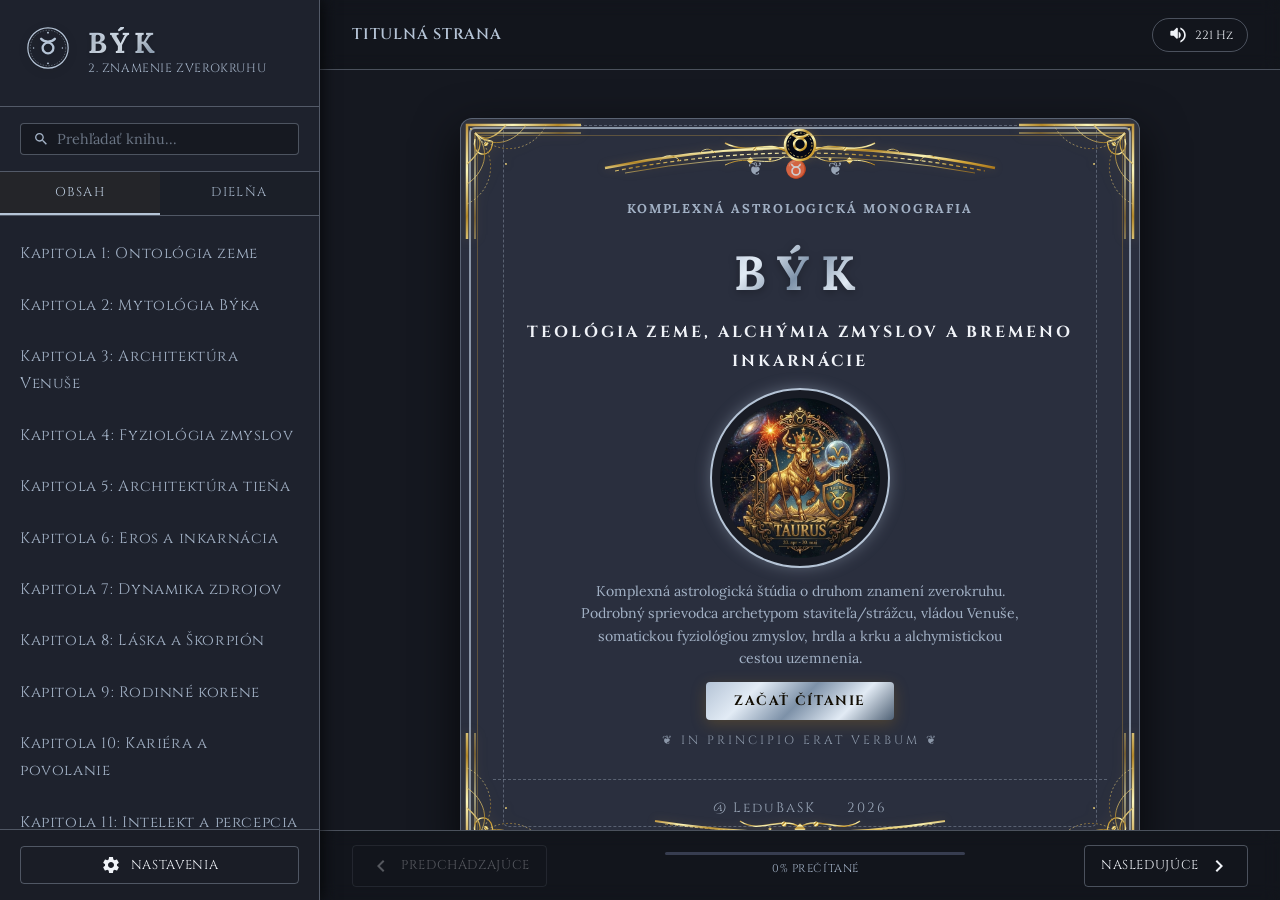
<file: Bik/index.html>
<!DOCTYPE html>
<html lang="sk">
<head>
  <meta charset="UTF-8">
  <meta name="viewport" content="width=device-width, initial-scale=1.0">
  <title>Býk: Druhé znamenie zverokruhu — Astrologický sprievodca</title>
  
  <!-- SEO Meta Tags -->
  <meta name="description" content="Interaktívna webová kniha o druhom znamení zverokruhu. Podrobný sprievodca archetypom Býka, planétou Venuša, somatickou fyziológiou zmyslov, hrdla a krku a alchymistickou cestou uzemnenia.">
  <meta name="keywords" content="býk horoskop, astrológia býk, venuša vládca, dekany býka, minotaurus, archetyp býka, zmysly, hrdlo, krk, uzemnenie, alchymistický balans">
  <meta name="author" content="LeduBaSK">

  <!-- Google Fonts -->
  <link rel="preconnect" href="https://fonts.googleapis.com">
  <link rel="preconnect" href="https://fonts.gstatic.com" crossorigin>
  <link href="https://fonts.googleapis.com/css2?family=Cinzel:wght@400;600;700;800;900&family=Lora:ital,wght@0,400;0,500;0,600;0,700;1,400;1,500;1,600;1,700&family=Playfair+Display:ital,wght@0,400;0,600;0,700;1,400&display=swap" rel="stylesheet">
  
  <script type="module" crossorigin src="./assets/index-Bsnu8LC6.js"></script>
  <link rel="stylesheet" crossorigin href="./assets/index-DKtFnfgO.css">
</head>
<body class="theme-platinum">

  <!-- Reusable SVG Ornaments Defs -->
  <svg style="position: absolute; width: 0; height: 0; overflow: hidden;" aria-hidden="true">
    <defs>
      <!-- Gold Gradient -->
      <linearGradient id="gold-grad" x1="0%" y1="0%" x2="100%" y2="100%">
        <stop offset="0%" stop-color="#bf953f" />
        <stop offset="20%" stop-color="#fcf6ba" />
        <stop offset="40%" stop-color="#b38728" />
        <stop offset="60%" stop-color="#fbf5b7" />
        <stop offset="80%" stop-color="#d4a73a" />
        <stop offset="100%" stop-color="#aa771c" />
      </linearGradient>

      <!-- Corner Filigree Ornament -->
      <symbol id="svg-corner" viewBox="0 0 120 120">
        <path d="M 6 120 L 6 6 L 120 6" fill="none" stroke="url(#gold-grad)" stroke-width="2.5" />
        <path d="M 14 120 L 14 14 L 120 14" fill="none" stroke="url(#gold-grad)" stroke-width="1" />
        <path d="M 14 14 C 28 28, 35 15, 30 30 C 25 40, 10 35, 14 20" fill="none" stroke="url(#gold-grad)" stroke-width="1.2" />
        <path d="M 6 45 C 18 35, 24 24, 14 14 C 24 24, 35 18, 45 6" fill="none" stroke="url(#gold-grad)" stroke-width="1.2" />
        <path d="M 6 65 C 22 55, 32 32, 14 14 C 32 32, 55 22, 65 6" fill="none" stroke="url(#gold-grad)" stroke-width="0.8" />
        <path d="M 6 85 C 28 75, 42 42, 14 14 C 42 42, 75 28, 85 6" fill="none" stroke="url(#gold-grad)" stroke-width="0.6" stroke-dasharray="2 2" />
        <circle cx="25" cy="25" r="2" fill="url(#gold-grad)" />
        <circle cx="45" cy="45" r="1" fill="url(#gold-grad)" />
        <circle cx="10" cy="10" r="1" fill="url(#gold-grad)" />
      </symbol>

      <!-- Top Center Arch Ornament (Taurus Glyph ♉ in center) -->
      <symbol id="svg-top-arch" viewBox="0 0 400 60">
        <path d="M 5 45 Q 200 5 395 45" fill="none" stroke="url(#gold-grad)" stroke-width="2.5" />
        <path d="M 15 48 Q 200 12 385 48" fill="none" stroke="url(#gold-grad)" stroke-width="1.2" stroke-dasharray="4 3" />
        <path d="M 25 50 Q 200 18 375 50" fill="none" stroke="url(#gold-grad)" stroke-width="0.7" />

        <path d="M 60 38 C 65 30, 75 32, 80 38" fill="none" stroke="url(#gold-grad)" stroke-width="1" />
        <path d="M 320 38 C 325 30, 335 32, 340 38" fill="none" stroke="url(#gold-grad)" stroke-width="1" />
        <path d="M 100 30 C 105 24, 112 26, 115 30" fill="none" stroke="url(#gold-grad)" stroke-width="0.8" />
        <path d="M 285 30 C 290 24, 297 26, 300 30" fill="none" stroke="url(#gold-grad)" stroke-width="0.8" />

        <g transform="translate(200, 28)">
          <circle cx="0" cy="-6" r="15" fill="#050814" stroke="url(#gold-grad)" stroke-width="2.5" class="arch-center-circle" />
          <circle cx="0" cy="-6" r="12" fill="none" stroke="url(#gold-grad)" stroke-width="0.8" stroke-dasharray="2 2" />
          <!-- Taurus Glyph ♉ -->
          <g transform="translate(0, -11) scale(0.85)" stroke="url(#gold-grad)" fill="none" stroke-width="2.8" stroke-linecap="round" stroke-linejoin="round">
            <circle cx="0" cy="5" r="7" />
            <path d="M -9 -7 C -5 -2, 5 -2, 9 -7" />
          </g>
          
          <path d="M -15 0 C -33 -12, -50 5, -75 -8" fill="none" stroke="url(#gold-grad)" stroke-width="1.5" />
          <path d="M 15 0 C 33 -12, 50 5, 75 -8" fill="none" stroke="url(#gold-grad)" stroke-width="1.5" />
          <path d="M -15 5 C -33 18, -50 2, -75 14" fill="none" stroke="url(#gold-grad)" stroke-width="1" />
          <path d="M 15 5 C 33 18, 50 2, 75 14" fill="none" stroke="url(#gold-grad)" stroke-width="1" />
          
          <circle cx="-45" cy="-2" r="2" fill="url(#gold-grad)" />
          <circle cx="45" cy="-2" r="2" fill="url(#gold-grad)" />
          <circle cx="-30" cy="8" r="1.5" fill="url(#gold-grad)" />
          <circle cx="30" cy="8" r="1.5" fill="url(#gold-grad)" />
        </g>

        <rect x="148" y="35" width="5" height="5" transform="rotate(45 150.5 37.5)" fill="url(#gold-grad)" />
        <rect x="247" y="35" width="5" height="5" transform="rotate(45 249.5 37.5)" fill="url(#gold-grad)" />
      </symbol>
      
      <!-- Bottom Center Scroll Ornament -->
      <symbol id="svg-bottom-scroll" viewBox="0 0 300 40">
        <path d="M 5 12 Q 150 35 295 12" fill="none" stroke="url(#gold-grad)" stroke-width="2" />
        <path d="M 15 15 Q 150 32 285 15" fill="none" stroke="url(#gold-grad)" stroke-width="0.8" stroke-dasharray="3 2" />
        <g transform="translate(150, 20)">
          <path d="M 0 -2 C -20 -14, -40 6, -60 -8" fill="none" stroke="url(#gold-grad)" stroke-width="1.5" />
          <path d="M 0 -2 C 20 -14, 40 6, 60 -8" fill="none" stroke="url(#gold-grad)" stroke-width="1.5" />
          <path d="M 0 3 C -18 12, -35 -2, -50 8" fill="none" stroke="url(#gold-grad)" stroke-width="1" />
          <path d="M 0 3 C 18 12, 35 -2, 50 8" fill="none" stroke="url(#gold-grad)" stroke-width="1" />
          <rect x="-4" y="-4" width="8" height="8" transform="rotate(45 0 0)" fill="url(#gold-grad)" />
          <circle cx="-16" cy="-5" r="2.5" fill="url(#gold-grad)" />
          <circle cx="16" cy="-5" r="2.5" fill="url(#gold-grad)" />
          <circle cx="-30" cy="0" r="1.5" fill="url(#gold-grad)" />
          <circle cx="30" cy="0" r="1.5" fill="url(#gold-grad)" />
        </g>
           <!-- CHAPTER ILLUSTRATION 1: Taurus Bull & Horns ♉ -->
      <symbol id="svg-illustration-aries" viewBox="0 0 120 120">
        <g stroke="url(#gold-grad)" fill="none" stroke-linecap="round" stroke-linejoin="round" stroke-width="2">
          <!-- Bull horns symbol -->
          <circle cx="60" cy="70" r="16" stroke-width="2.5" />
          <path d="M 38 40 C 48 55, 72 55, 82 40 C 94 25, 96 15, 96 15 C 96 15, 84 25, 78 35 C 72 45, 60 45, 60 45 C 60 45, 48 45, 42 35 C 36 25, 24 15, 24 15 C 24 15, 26 25, 38 40 Z" stroke-width="2.5" fill="url(#gold-grad)" fill-opacity="0.1"/>
          <!-- Circular frame elements -->
          <circle cx="60" cy="60" r="46" stroke-dasharray="4 3" stroke-width="0.8" />
        </g>
      </symbol>

      <!-- CHAPTER ILLUSTRATION 2: Venus Mirror ♀ -->
      <symbol id="svg-illustration-mars" viewBox="0 0 120 120">
        <g stroke="url(#gold-grad)" fill="none" stroke-linecap="round" stroke-linejoin="round" stroke-width="2">
          <!-- Venus symbol in center -->
          <circle cx="60" cy="50" r="16" stroke-width="2.5" />
          <line x1="60" y1="66" x2="60" y2="92" stroke-width="2.5" />
          <line x1="48" y1="78" x2="72" y2="78" stroke-width="2.5" />
          <!-- Outer geometric circle -->
          <circle cx="60" cy="60" r="46" stroke-width="0.8" stroke-dasharray="4 2" />
          <circle cx="60" cy="60" r="50" stroke-width="0.5" />
        </g>
      </symbol>

      <!-- CHAPTER ILLUSTRATION 3: Sprout of Earth & Growth -->
      <symbol id="svg-illustration-warrior" viewBox="0 0 120 120">
        <g stroke="url(#gold-grad)" fill="none" stroke-linecap="round" stroke-linejoin="round" stroke-width="2">
          <!-- Sprout emerging from ground -->
          <path d="M 60 90 L 60 40 M 60 55 C 60 45, 45 40, 45 50 C 45 60, 60 55, 60 55 C 60 55, 75 60, 75 50 C 75 40, 60 45, 60 55" stroke-width="2.5"/>
          <path d="M 60 90 L 50 100 M 60 90 L 70 100" stroke-width="1.5"/>
          <!-- Spark rings -->
          <circle cx="60" cy="60" r="48" stroke-dasharray="2 3" stroke-width="0.8" />
        </g>
      </symbol>
      </symbol>

      <!-- SECTION DIVIDER ILLUSTRATION: Electric waveform/lightning divider -->
      <symbol id="svg-divider-gold" viewBox="0 0 200 24">
        <g fill="none" stroke="url(#gold-grad)">
          <!-- Center lightning-bolt diamond -->
          <rect x="96" y="8" width="8" height="8" transform="rotate(45 100 12)" stroke-width="1.5"/>
          <circle cx="100" cy="12" r="2" fill="url(#gold-grad)" />
          <!-- Electric sine-wave lines extending out -->
          <path d="M 90 12 L 80 6 L 70 18 L 60 6 L 50 12 L 10 12" stroke-width="1.2" />
          <path d="M 110 12 L 120 6 L 130 18 L 140 6 L 150 12 L 190 12" stroke-width="1.2" />
          <circle cx="45" cy="12" r="1.5" fill="url(#gold-grad)" />
          <circle cx="155" cy="12" r="1.5" fill="url(#gold-grad)" />
        </g>
      </symbol>
    </defs>
  </svg>

  <!-- Main App Shell -->
  <div class="app-container">
    
    <!-- Collapsible Sidebar Menu -->
    <aside class="sidebar" id="app-sidebar">
      <div class="sidebar-header">
        <a href="#" class="logo-link" id="logo-link">
          <div class="royal-emblem">
            <svg viewBox="0 0 100 100" width="48" height="48" class="gold-svg animate-rotate">
              <circle cx="50" cy="50" r="42" fill="none" stroke="currentColor" stroke-width="2.5"/>
              <circle cx="50" cy="50" r="37" fill="none" stroke="currentColor" stroke-dasharray="3 3" stroke-width="0.8"/>
              <!-- Taurus Glyph ♉ -->
              <g transform="translate(50, 42) scale(1.6)" stroke="currentColor" fill="none" stroke-width="3.0" stroke-linecap="round" stroke-linejoin="round">
                <circle cx="0" cy="5" r="7" />
                <path d="M -9 -7 C -5 -2, 5 -2, 9 -7" />
              </g>
              <circle cx="50" cy="18" r="2" fill="currentColor"/>
              <circle cx="20" cy="50" r="1.5" fill="currentColor"/>
              <circle cx="80" cy="50" r="1.5" fill="currentColor"/>
              <circle cx="50" cy="82" r="2" fill="currentColor"/>
            </svg>
          </div>
          <div class="title-group">
            <h1>BÝK</h1>
            <p class="subtitle">2. znamenie zverokruhu</p>
          </div>
        </a>
        <button class="mobile-close-btn" id="sidebar-close-btn" aria-label="Zatvoriť menu">
          <svg viewBox="0 0 24 24" width="24" height="24"><path d="M19 6.41L17.59 5 12 10.59 6.41 5 5 6.41 10.59 12 5 17.59 6.41 19 12 13.41 17.59 19 19 17.59 13.41 12z" fill="currentColor"/></svg>
        </button>
      </div>

      <!-- Live Search Box -->
      <div class="search-box">
        <div class="search-input-wrapper">
          <svg viewBox="0 0 24 24" width="18" height="18" class="search-icon"><path d="M15.5 14h-.79l-.28-.27C15.41 12.59 16 11.11 16 9.5 16 5.91 13.09 3 9.5 3S3 5.91 3 9.5 5.91 16 9.5 16c1.61 0 3.09-.59 4.23-1.57l.27.28v.79l5 4.99L20.49 19l-4.99-5zm-6 0C7.01 14 5 11.99 5 9.5S7.01 5 9.5 5 14 7.01 14 9.5 11.99 14 9.5 14z" fill="currentColor"/></svg>
          <input type="text" id="search-input" placeholder="Prehľadať knihu..." autocomplete="off">
          <button id="search-clear-btn" class="hidden" aria-label="Vyčistiť vyhľadávanie">
            <svg viewBox="0 0 24 24" width="16" height="16"><path d="M19 6.41L17.59 5 12 10.59 6.41 5 5 6.41 10.59 12 5 17.59 6.41 19 12 13.41 17.59 19 19 17.59 13.41 12z" fill="currentColor"/></svg>
          </button>
        </div>
        <div id="search-results-summary" class="search-results-summary hidden">Nájdených 0 výsledkov</div>
      </div>

      <!-- Navigation Tabs (Sadržaj vs Aktivnosti) -->
      <nav class="nav-tabs">
        <button class="tab-btn active" id="tab-toc">Obsah</button>
        <button class="tab-btn" id="tab-widgets">Dielňa</button>
      </nav>

      <!-- TOC Menu list -->
      <div class="sidebar-scroll-area">
        <ul class="toc-list" id="toc-list-container">
          <!-- Dynamically populated from bookData.js -->
        </ul>

        <!-- Interactive widgets list (Radionica) -->
        <ul class="widgets-list hidden" id="widgets-list-container">
          <li class="widget-menu-item" data-widget="scale">
            <span class="icon">🌸</span>
            <div class="widget-desc">
              <span class="title">Alchymistický balans</span>
              <span class="detail">Venuša a Škorpión</span>
            </div>
          </li>
          <li class="widget-menu-item" data-widget="calculator">
            <span class="icon">♉</span>
            <div class="widget-desc">
              <span class="title">Kalkulačka dekanov</span>
              <span class="detail">Zistite svoj dekan a vplyvy Venuše</span>
            </div>
          </li>
          <li class="widget-menu-item" data-widget="quiz">
            <span class="icon">🏰</span>
            <div class="widget-desc">
              <span class="title">Test integrácie</span>
              <span class="detail">Preverte zrelosť archetypu a stability</span>
            </div>
          </li>
          <li class="widget-menu-item" data-widget="journal">
            <span class="icon">✍️</span>
            <div class="widget-desc">
              <span class="title">Pracovný zošit</span>
              <span class="detail">Reflexia a ekológia zeme</span>
            </div>
          </li>
        </ul>
      </div>

      <!-- Sidebar Footer Settings -->
      <div class="sidebar-footer">
        <button class="footer-action-btn" id="btn-settings-drawer" title="Nastavenia zobrazenia">
          <svg viewBox="0 0 24 24" width="20" height="20"><path d="M19.14 12.94c.04-.3.06-.61.06-.94 0-.32-.02-.64-.07-.94l2.03-1.58c.18-.14.23-.41.12-.61l-1.92-3.32c-.12-.22-.37-.29-.59-.22l-2.39.96c-.5-.38-1.03-.7-1.62-.94l-.36-2.54c-.04-.24-.24-.41-.48-.41h-3.84c-.24 0-.43.17-.47.41l-.36 2.54c-.59.24-1.13.57-1.62.94l-2.39-.96c-.22-.08-.47 0-.59.22L2.74 8.87c-.12.21-.08.47.12.61l2.03 1.58c-.05.3-.09.63-.09.94s.02.64.07.94l-2.03 1.58c-.18.14-.23.41-.12.61l1.92 3.32c.12.22.37.29.59.22l2.39-.96c.5.38 1.03.7 1.62.94l.36 2.54c.05.24.24.41.48.41h3.84c.24 0 .44-.17.47-.41l.36-2.54c.59-.24 1.13-.56 1.62-.94l2.39.96c.22.08.47 0 .59-.22l1.92-3.32c.12-.22.07-.47-.12-.61l-2.01-1.58zM12 15.6c-1.98 0-3.6-1.62-3.6-3.6s1.62-3.6 3.6-3.6 3.6 1.62 3.6 3.6-1.62 3.6-3.6 3.6z" fill="currentColor"/></svg>
          <span>Nastavenia</span>
        </button>
      </div>
    </aside>

    <!-- Main Workspace -->
    <main class="main-workspace">
      
      <!-- Top Action Bar -->
      <header class="top-bar">
        <div class="top-bar-left">
          <button class="hamburger-btn" id="sidebar-toggle-btn" aria-label="Otvori meni">
            <svg viewBox="0 0 24 24" width="24" height="24"><path d="M3 18h18v-2H3v2zm0-5h18v-2H3v2zm0-7v2h18V6H3z" fill="currentColor"/></svg>
          </button>
          <div class="current-chapter-indicator">
            <span id="current-chapter-name">Učitavanje...</span>
          </div>
        </div>
        
        <div class="top-bar-right">
          <!-- Audio Drone Synthesizer -->
          <div class="audio-control">
            <button class="sound-btn" id="btn-ambient-sound" title="Prehrať ambientné frekvencie Venuše (221.23 Hz)">
              <svg viewBox="0 0 24 24" width="20" height="20" class="audio-icon-off"><path d="M16.5 12c0-1.77-1.02-3.29-2.5-4.03v8.05c1.48-.73 2.5-2.25 2.5-4.02zM12 4L9.91 6.09 12 8.18V4zm-8 8c0 .55.45 1 1 1h3l3.29 3.29c.63.63 1.71.18 1.71-.71V4.41c0-.89-1.08-1.34-1.71-.71L8 7H5c-.55 0-1 .45-1 1v4zm16.5 0c0 3.07-1.76 5.64-4.5 6.97v2.04c3.83-1.4 6.5-5.05 6.5-9.01s-2.67-7.61-6.5-9.01v2.04c2.74 1.33 4.5 3.9 4.5 6.97z" fill="currentColor"/></svg>
              <svg viewBox="0 0 24 24" width="20" height="20" class="audio-icon-on hidden"><path d="M12 3v10.55c-.59-.34-1.27-.55-2-.55-2.21 0-4 1.79-4 4s1.79 4 4 4 4-1.79 4-4V7h4V3h-6z" fill="currentColor"/></svg>
              <span class="mobile-hidden">221 Hz</span>
            </button>
          </div>

          <!-- Bookmarking button -->
          <button class="bookmark-btn" id="btn-toggle-bookmark" title="Označiť túto stránku záložkou">
            <svg viewBox="0 0 24 24" width="22" height="22" class="bookmark-icon-empty"><path d="M17 3H7c-1.1 0-1.99.9-1.99 2L5 21l7-3 7 3V5c0-1.1-.9-2-2-2zm0 15l-5-2.18L7 18V5h10v13z" fill="currentColor"/></svg>
            <svg viewBox="0 0 24 24" width="22" height="22" class="bookmark-icon-filled hidden"><path d="M17 3H7c-1.1 0-2 .9-2 2v16l7-3 7 3V5c0-1.1-.9-2-2-2z" fill="currentColor"/></svg>
          </button>
        </div>
      </header>

      <!-- Search results display overlay -->
      <div id="search-results-overlay" class="search-overlay hidden">
        <div class="search-overlay-header">
          <h2>Výsledky vyhľadávania pre: "<span id="search-query-display"></span>"</h2>
          <button id="btn-close-search" class="close-overlay-btn">Zatvoriť výsledky</button>
        </div>
        <div class="search-overlay-scrollable">
          <div class="search-results-list" id="search-results-list-container">
            <!-- Populated by search matches -->
          </div>
        </div>
      </div>

      <!-- Main Reading / Widget Viewport -->
      <div class="viewport-content" id="viewport-content-container">
        
        <!-- Book Cover Page -->
        <article class="book-cover-page" id="book-cover-page">
          <div class="royal-frame">
            <div class="frame-edge top">
              <svg class="top-arch"><use href="#svg-top-arch"/></svg>
            </div>
            <div class="frame-corner top-left">
              <svg class="corner"><use href="#svg-corner"/></svg>
            </div>
            <div class="frame-corner top-right">
              <svg class="corner"><use href="#svg-corner"/></svg>
            </div>
            <div class="frame-corner bottom-left">
              <svg class="corner"><use href="#svg-corner"/></svg>
            </div>
            <div class="frame-corner bottom-right">
              <svg class="corner"><use href="#svg-corner"/></svg>
            </div>
            <div class="frame-edge bottom">
              <svg class="bottom-scroll"><use href="#svg-bottom-scroll"/></svg>
            </div>
          </div>

          <div class="cover-gold-border">
            <div class="cover-ornament-top">❦ ♉ ❦</div>
            <div class="cover-main-content">
              <h2 class="cover-author">Komplexná astrologická monografia</h2>
              <h1 class="cover-title">BÝK</h1>
              <h2 class="cover-subtitle">Teológia zeme, alchýmia zmyslov a bremeno inkarnácie</h2>
              <div class="cover-art-wrapper">
                <img src="./assets/Bik_cover-mpRF814P.png" alt="Teológia zeme, alchýmia zmyslov a bremeno inkarnácie" class="cover-art-img">
              </div>
              <p class="cover-meta">Komplexná astrologická štúdia o druhom znamení zverokruhu. Podrobný sprievodca archetypom staviteľa/strážcu, vládou Venuše, somatickou fyziológiou zmyslov, hrdla a krku a alchymistickou cestou uzemnenia.</p>
              <button class="gold-btn btn-read-start" id="btn-start-reading">Začať čítanie</button>
            </div>
            <div class="cover-ornament-bottom">❦ IN PRINCIPIO ERAT VERBUM ❦</div>
            
            <!-- Book Credit Footer -->
            <div class="book-credit-footer" id="book-credit-footer">
              <p>@ LeduBaSK &nbsp;&nbsp;&nbsp;&nbsp; 2026</p>
            </div>
          </div>
        </article>

        <!-- Chapter Reader Layout -->
        <article class="chapter-reader hidden" id="chapter-reader">
          <div class="royal-frame">
            <div class="frame-edge top">
              <svg class="top-arch"><use href="#svg-top-arch"/></svg>
            </div>
            <div class="frame-corner top-left">
              <svg class="corner"><use href="#svg-corner"/></svg>
            </div>
            <div class="frame-corner top-right">
              <svg class="corner"><use href="#svg-corner"/></svg>
            </div>
            <div class="frame-corner bottom-left">
              <svg class="corner"><use href="#svg-corner"/></svg>
            </div>
            <div class="frame-corner bottom-right">
              <svg class="corner"><use href="#svg-corner"/></svg>
            </div>
            <div class="frame-edge bottom">
              <svg class="bottom-scroll"><use href="#svg-bottom-scroll"/></svg>
            </div>
          </div>

          <div class="reader-content-wrapper" id="chapter-reader-content">
            <!-- Contents dynamically loaded here -->
          </div>
        </article>

        <!-- Interactive Widget: Alhemijski Filter (Saturn vs Uran) -->
        <section class="widget-container hidden" id="widget-scale-section">
          <div class="royal-frame">
            <div class="frame-edge top">
              <svg class="top-arch"><use href="#svg-top-arch"/></svg>
            </div>
            <div class="frame-corner top-left">
              <svg class="corner"><use href="#svg-corner"/></svg>
            </div>
            <div class="frame-corner top-right">
              <svg class="corner"><use href="#svg-corner"/></svg>
            </div>
            <div class="frame-corner bottom-left">
              <svg class="corner"><use href="#svg-corner"/></svg>
            </div>
            <div class="frame-corner bottom-right">
              <svg class="corner"><use href="#svg-corner"/></svg>
            </div>
            <div class="frame-edge bottom">
              <svg class="bottom-scroll"><use href="#svg-bottom-scroll"/></svg>
            </div>
          </div>
          <div class="widget-content-wrapper" id="widget-scale-content">
            <!-- Widget Alhemijski Filter UI -->
          </div>
        </section>

        <!-- Interactive Widget: Astro Calculator (Decanates) -->
        <section class="widget-container hidden" id="widget-calculator-section">
          <div class="royal-frame">
            <div class="frame-edge top">
              <svg class="top-arch"><use href="#svg-top-arch"/></svg>
            </div>
            <div class="frame-corner top-left">
              <svg class="corner"><use href="#svg-corner"/></svg>
            </div>
            <div class="frame-corner top-right">
              <svg class="corner"><use href="#svg-corner"/></svg>
            </div>
            <div class="frame-corner bottom-left">
              <svg class="corner"><use href="#svg-corner"/></svg>
            </div>
            <div class="frame-corner bottom-right">
              <svg class="corner"><use href="#svg-corner"/></svg>
            </div>
            <div class="frame-edge bottom">
              <svg class="bottom-scroll"><use href="#svg-bottom-scroll"/></svg>
            </div>
          </div>
          <div class="widget-content-wrapper" id="widget-calculator-content">
            <!-- Widget Calculator UI -->
          </div>
        </section>

        <!-- Interactive Widget: Quiz (Test Integracije) -->
        <section class="widget-container hidden" id="widget-quiz-section">
          <div class="royal-frame">
            <div class="frame-edge top">
              <svg class="top-arch"><use href="#svg-top-arch"/></svg>
            </div>
            <div class="frame-corner top-left">
              <svg class="corner"><use href="#svg-corner"/></svg>
            </div>
            <div class="frame-corner top-right">
              <svg class="corner"><use href="#svg-corner"/></svg>
            </div>
            <div class="frame-corner bottom-left">
              <svg class="corner"><use href="#svg-corner"/></svg>
            </div>
            <div class="frame-corner bottom-right">
              <svg class="corner"><use href="#svg-corner"/></svg>
            </div>
            <div class="frame-edge bottom">
              <svg class="bottom-scroll"><use href="#svg-bottom-scroll"/></svg>
            </div>
          </div>
          <div class="widget-content-wrapper" id="widget-quiz-content">
            <!-- Widget Quiz UI -->
          </div>
        </section>

        <!-- Interactive Widget: Journal (Radna Sveska) -->
        <section class="widget-container hidden" id="widget-journal-section">
          <div class="royal-frame">
            <div class="frame-edge top">
              <svg class="top-arch"><use href="#svg-top-arch"/></svg>
            </div>
            <div class="frame-corner top-left">
              <svg class="corner"><use href="#svg-corner"/></svg>
            </div>
            <div class="frame-corner top-right">
              <svg class="corner"><use href="#svg-corner"/></svg>
            </div>
            <div class="frame-corner bottom-left">
              <svg class="corner"><use href="#svg-corner"/></svg>
            </div>
            <div class="frame-corner bottom-right">
              <svg class="corner"><use href="#svg-corner"/></svg>
            </div>
            <div class="frame-edge bottom">
              <svg class="bottom-scroll"><use href="#svg-bottom-scroll"/></svg>
            </div>
          </div>
          <div class="widget-content-wrapper" id="widget-journal-content">
            <!-- Widget Journal UI -->
          </div>
        </section>

      </div>

      <!-- Bottom Nav / Page Controls -->
      <footer class="bottom-page-controls">
        <button class="nav-arrow-btn" id="btn-prev-page" disabled>
          <svg viewBox="0 0 24 24" width="24" height="24"><path d="M15.41 7.41L14 6l-6 6 6 6 1.41-1.41L10.83 12z" fill="currentColor"/></svg>
          <span class="control-label">Predchádzajúce</span>
        </button>
        
        <div class="reading-progress-container">
          <div class="progress-bar-bg">
            <div class="progress-bar-fill" id="reading-progress-indicator" style="width: 0%;"></div>
          </div>
          <span class="progress-percentage" id="reading-progress-text">0% prečítané</span>
        </div>

        <button class="nav-arrow-btn" id="btn-next-page">
          <span class="control-label">Nasledujúce</span>
          <svg viewBox="0 0 24 24" width="24" height="24"><path d="M10 6L8.59 7.41 13.17 12l-4.58 4.59L10 18l6-6z" fill="currentColor"/></svg>
        </button>
      </footer>
    </main>
    
  </div>

  <!-- Settings Drawer Overlay -->
  <div class="settings-drawer-overlay hidden" id="settings-drawer">
    <div class="settings-drawer-content">
      <div class="drawer-header">
        <h3>Nastavenia knihy</h3>
        <button class="close-drawer-btn" id="btn-close-settings">
          <svg viewBox="0 0 24 24" width="20" height="20"><path d="M19 6.41L17.59 5 12 10.59 6.41 5 5 6.41 10.59 12 5 17.59 6.41 19 12 13.41 17.59 19 19 17.59 13.41 12z" fill="currentColor"/></svg>
        </button>
      </div>

      <div class="drawer-body">
        <!-- Theme Selector -->
        <div class="settings-group">
          <h4>Kráľovská téma zobrazenia</h4>
          <div class="theme-selector-grid">
            <button class="theme-option active" data-theme="platinum" title="Železný štít (Sleek Gray, Silver & Iron Steel)">
              <span class="color-dot" style="background: #151820; border: 1px solid #b5c4d6;"></span>
              <span class="theme-name">Železný štít</span>
            </button>
            <button class="theme-option" data-theme="emerald" title="Záhrada Venuše (Svetli prolećni list & mahovina)">
              <span class="color-dot" style="background: #092c18; border: 1px solid #059669;"></span>
              <span class="theme-name">Záhrada Venuše</span>
            </button>
            <button class="theme-option" data-theme="storm" title="Minotaurov labyrint (Tamna glina & terakota)">
              <span class="color-dot" style="background: #140b05; border: 1px solid #d97706;"></span>
              <span class="theme-name">Minotaurov labyrint</span>
            </button>
            <button class="theme-option" data-theme="celestial" title="Solárne zlato (Zlatno klasje & bronza)">
              <span class="color-dot" style="background: #1a1508; border: 1px solid #bf953f;"></span>
              <span class="theme-name">Solárne zlato</span>
            </button>
            <button class="theme-option" data-theme="parchment" title="Zápis na dreve (Svetla kora & pepeljasto mastilo)">
              <span class="color-dot" style="background: #f7f5f0; border: 1px solid #aa771c;"></span>
              <span class="theme-name">Zápis na dreve</span>
            </button>
          </div>
        </div>

        <!-- Typography Settings -->
        <div class="settings-group">
          <h4>Veľkosť textu</h4>
          <div class="font-size-adjuster">
            <button class="size-btn" id="btn-size-decrease" title="Zmenšiť písmo">A-</button>
            <span class="size-display" id="font-size-display">100%</span>
            <button class="size-btn" id="btn-size-increase" title="Zväčšiť písmo">A+</button>
          </div>
        </div>

        <!-- Layout mode settings -->
        <div class="settings-group">
          <h4>Režim čítania</h4>
          <div class="layout-toggle-group">
            <button class="layout-toggle-btn active" id="btn-layout-book" title="Kniha (Stránku po stránke)">
              <span>Stránky</span>
            </button>
            <button class="layout-toggle-btn" id="btn-layout-scroll" title="Kontinuálny skrol">
              <span>Nekonečný skrol</span>
            </button>
          </div>
        </div>

        <!-- Bookmarks manager -->
        <div class="settings-group">
          <h4>Vaše záložky</h4>
          <div class="bookmarks-list-wrapper" id="bookmarks-list-container">
            <p class="empty-bookmarks">Nemáte žiadne uložené záložky.</p>
          </div>
        </div>

        <!-- Clear app data -->
        <div class="settings-group danger-zone">
          <button class="danger-btn-outline" id="btn-reset-app-data">Resetovať všetky údaje</button>
        </div>
      </div>
    </div>
  </div>

  <!-- Audio Context initialization dialog -->
  <div class="audio-start-banner hidden" id="audio-banner">
    <div class="banner-content">
      <span class="music-icon">🎵</span>
      <p>Chcete aktivovať jemné zvukové vlny s frekvenciou 221,23 Hz (frekvencia obežnej dráhy Venuše) pre sústredenie, harmonizáciu zmyslov a vedomé uzemnenie počas čítania?</p>
      <div class="banner-buttons">
        <button class="gold-btn btn-small" id="btn-audio-accept">Aktivovať</button>
        <button class="text-btn btn-small" id="btn-audio-decline">Ignorovať</button>
      </div>
    </div>
  </div>

  <!-- Core Scripts -->
</body>
</html>
</file>
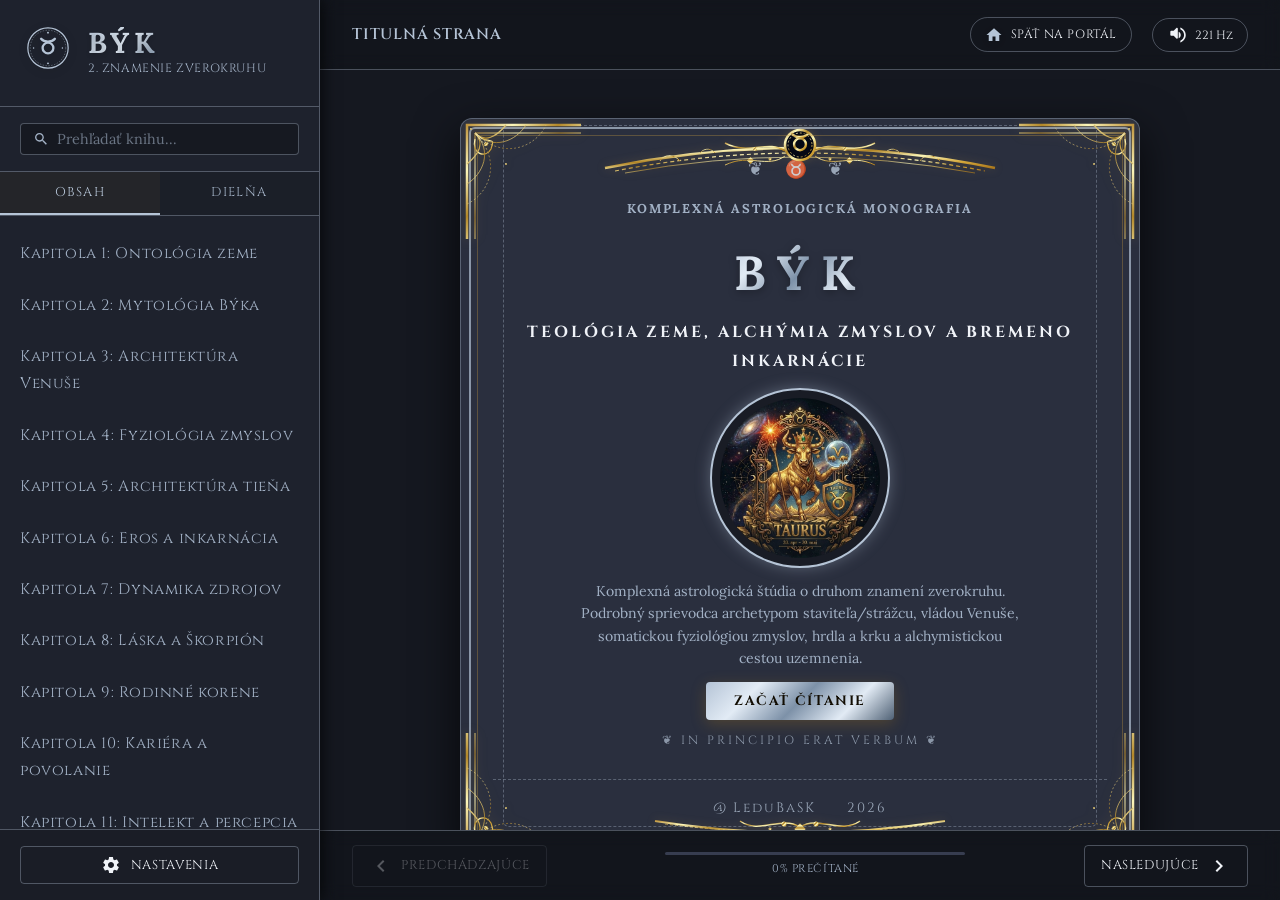
<file: bik/index.html>
<!DOCTYPE html>
<html lang="sk">
<head>
  <meta charset="UTF-8">
  <meta name="viewport" content="width=device-width, initial-scale=1.0">
  <title>Býk: Druhé znamenie zverokruhu — Astrologický sprievodca</title>
  
  <!-- SEO Meta Tags -->
  <meta name="description" content="Interaktívna webová kniha o druhom znamení zverokruhu. Podrobný sprievodca archetypom Býka, planétou Venuša, somatickou fyziológiou zmyslov, hrdla a krku a alchymistickou cestou uzemnenia.">
  <meta name="keywords" content="býk horoskop, astrológia býk, venuša vládca, dekany býka, minotaurus, archetyp býka, zmysly, hrdlo, krk, uzemnenie, alchymistický balans">
  <meta name="author" content="LeduBaSK">

  <!-- Google Fonts -->
  <link rel="preconnect" href="https://fonts.googleapis.com">
  <link rel="preconnect" href="https://fonts.gstatic.com" crossorigin>
  <link href="https://fonts.googleapis.com/css2?family=Cinzel:wght@400;600;700;800;900&family=Lora:ital,wght@0,400;0,500;0,600;0,700;1,400;1,500;1,600;1,700&family=Playfair+Display:ital,wght@0,400;0,600;0,700;1,400&display=swap" rel="stylesheet">
  
  <script type="module" crossorigin src="./assets/index-BE0Y3MoO.js"></script>
  <link rel="stylesheet" crossorigin href="./assets/index-WqhepW03.css">
</head>
<body class="theme-platinum">

  <!-- Reusable SVG Ornaments Defs -->
  <svg style="position: absolute; width: 0; height: 0; overflow: hidden;" aria-hidden="true">
    <defs>
      <!-- Gold Gradient -->
      <linearGradient id="gold-grad" x1="0%" y1="0%" x2="100%" y2="100%">
        <stop offset="0%" stop-color="#bf953f" />
        <stop offset="20%" stop-color="#fcf6ba" />
        <stop offset="40%" stop-color="#b38728" />
        <stop offset="60%" stop-color="#fbf5b7" />
        <stop offset="80%" stop-color="#d4a73a" />
        <stop offset="100%" stop-color="#aa771c" />
      </linearGradient>

      <!-- Corner Filigree Ornament -->
      <symbol id="svg-corner" viewBox="0 0 120 120">
        <path d="M 6 120 L 6 6 L 120 6" fill="none" stroke="url(#gold-grad)" stroke-width="2.5" />
        <path d="M 14 120 L 14 14 L 120 14" fill="none" stroke="url(#gold-grad)" stroke-width="1" />
        <path d="M 14 14 C 28 28, 35 15, 30 30 C 25 40, 10 35, 14 20" fill="none" stroke="url(#gold-grad)" stroke-width="1.2" />
        <path d="M 6 45 C 18 35, 24 24, 14 14 C 24 24, 35 18, 45 6" fill="none" stroke="url(#gold-grad)" stroke-width="1.2" />
        <path d="M 6 65 C 22 55, 32 32, 14 14 C 32 32, 55 22, 65 6" fill="none" stroke="url(#gold-grad)" stroke-width="0.8" />
        <path d="M 6 85 C 28 75, 42 42, 14 14 C 42 42, 75 28, 85 6" fill="none" stroke="url(#gold-grad)" stroke-width="0.6" stroke-dasharray="2 2" />
        <circle cx="25" cy="25" r="2" fill="url(#gold-grad)" />
        <circle cx="45" cy="45" r="1" fill="url(#gold-grad)" />
        <circle cx="10" cy="10" r="1" fill="url(#gold-grad)" />
      </symbol>

      <!-- Top Center Arch Ornament (Taurus Glyph ♉ in center) -->
      <symbol id="svg-top-arch" viewBox="0 0 400 60">
        <path d="M 5 45 Q 200 5 395 45" fill="none" stroke="url(#gold-grad)" stroke-width="2.5" />
        <path d="M 15 48 Q 200 12 385 48" fill="none" stroke="url(#gold-grad)" stroke-width="1.2" stroke-dasharray="4 3" />
        <path d="M 25 50 Q 200 18 375 50" fill="none" stroke="url(#gold-grad)" stroke-width="0.7" />

        <path d="M 60 38 C 65 30, 75 32, 80 38" fill="none" stroke="url(#gold-grad)" stroke-width="1" />
        <path d="M 320 38 C 325 30, 335 32, 340 38" fill="none" stroke="url(#gold-grad)" stroke-width="1" />
        <path d="M 100 30 C 105 24, 112 26, 115 30" fill="none" stroke="url(#gold-grad)" stroke-width="0.8" />
        <path d="M 285 30 C 290 24, 297 26, 300 30" fill="none" stroke="url(#gold-grad)" stroke-width="0.8" />

        <g transform="translate(200, 28)">
          <circle cx="0" cy="-6" r="15" fill="#050814" stroke="url(#gold-grad)" stroke-width="2.5" class="arch-center-circle" />
          <circle cx="0" cy="-6" r="12" fill="none" stroke="url(#gold-grad)" stroke-width="0.8" stroke-dasharray="2 2" />
          <!-- Taurus Glyph ♉ -->
          <g transform="translate(0, -11) scale(0.85)" stroke="url(#gold-grad)" fill="none" stroke-width="2.8" stroke-linecap="round" stroke-linejoin="round">
            <circle cx="0" cy="5" r="7" />
            <path d="M -9 -7 C -5 -2, 5 -2, 9 -7" />
          </g>
          
          <path d="M -15 0 C -33 -12, -50 5, -75 -8" fill="none" stroke="url(#gold-grad)" stroke-width="1.5" />
          <path d="M 15 0 C 33 -12, 50 5, 75 -8" fill="none" stroke="url(#gold-grad)" stroke-width="1.5" />
          <path d="M -15 5 C -33 18, -50 2, -75 14" fill="none" stroke="url(#gold-grad)" stroke-width="1" />
          <path d="M 15 5 C 33 18, 50 2, 75 14" fill="none" stroke="url(#gold-grad)" stroke-width="1" />
          
          <circle cx="-45" cy="-2" r="2" fill="url(#gold-grad)" />
          <circle cx="45" cy="-2" r="2" fill="url(#gold-grad)" />
          <circle cx="-30" cy="8" r="1.5" fill="url(#gold-grad)" />
          <circle cx="30" cy="8" r="1.5" fill="url(#gold-grad)" />
        </g>

        <rect x="148" y="35" width="5" height="5" transform="rotate(45 150.5 37.5)" fill="url(#gold-grad)" />
        <rect x="247" y="35" width="5" height="5" transform="rotate(45 249.5 37.5)" fill="url(#gold-grad)" />
      </symbol>
      
      <!-- Bottom Center Scroll Ornament -->
      <symbol id="svg-bottom-scroll" viewBox="0 0 300 40">
        <path d="M 5 12 Q 150 35 295 12" fill="none" stroke="url(#gold-grad)" stroke-width="2" />
        <path d="M 15 15 Q 150 32 285 15" fill="none" stroke="url(#gold-grad)" stroke-width="0.8" stroke-dasharray="3 2" />
        <g transform="translate(150, 20)">
          <path d="M 0 -2 C -20 -14, -40 6, -60 -8" fill="none" stroke="url(#gold-grad)" stroke-width="1.5" />
          <path d="M 0 -2 C 20 -14, 40 6, 60 -8" fill="none" stroke="url(#gold-grad)" stroke-width="1.5" />
          <path d="M 0 3 C -18 12, -35 -2, -50 8" fill="none" stroke="url(#gold-grad)" stroke-width="1" />
          <path d="M 0 3 C 18 12, 35 -2, 50 8" fill="none" stroke="url(#gold-grad)" stroke-width="1" />
          <rect x="-4" y="-4" width="8" height="8" transform="rotate(45 0 0)" fill="url(#gold-grad)" />
          <circle cx="-16" cy="-5" r="2.5" fill="url(#gold-grad)" />
          <circle cx="16" cy="-5" r="2.5" fill="url(#gold-grad)" />
          <circle cx="-30" cy="0" r="1.5" fill="url(#gold-grad)" />
          <circle cx="30" cy="0" r="1.5" fill="url(#gold-grad)" />
        </g>
           <!-- CHAPTER ILLUSTRATION 1: Taurus Bull & Horns ♉ -->
      <symbol id="svg-illustration-aries" viewBox="0 0 120 120">
        <g stroke="url(#gold-grad)" fill="none" stroke-linecap="round" stroke-linejoin="round" stroke-width="2">
          <!-- Bull horns symbol -->
          <circle cx="60" cy="70" r="16" stroke-width="2.5" />
          <path d="M 38 40 C 48 55, 72 55, 82 40 C 94 25, 96 15, 96 15 C 96 15, 84 25, 78 35 C 72 45, 60 45, 60 45 C 60 45, 48 45, 42 35 C 36 25, 24 15, 24 15 C 24 15, 26 25, 38 40 Z" stroke-width="2.5" fill="url(#gold-grad)" fill-opacity="0.1"/>
          <!-- Circular frame elements -->
          <circle cx="60" cy="60" r="46" stroke-dasharray="4 3" stroke-width="0.8" />
        </g>
      </symbol>

      <!-- CHAPTER ILLUSTRATION 2: Venus Mirror ♀ -->
      <symbol id="svg-illustration-mars" viewBox="0 0 120 120">
        <g stroke="url(#gold-grad)" fill="none" stroke-linecap="round" stroke-linejoin="round" stroke-width="2">
          <!-- Venus symbol in center -->
          <circle cx="60" cy="50" r="16" stroke-width="2.5" />
          <line x1="60" y1="66" x2="60" y2="92" stroke-width="2.5" />
          <line x1="48" y1="78" x2="72" y2="78" stroke-width="2.5" />
          <!-- Outer geometric circle -->
          <circle cx="60" cy="60" r="46" stroke-width="0.8" stroke-dasharray="4 2" />
          <circle cx="60" cy="60" r="50" stroke-width="0.5" />
        </g>
      </symbol>

      <!-- CHAPTER ILLUSTRATION 3: Sprout of Earth & Growth -->
      <symbol id="svg-illustration-warrior" viewBox="0 0 120 120">
        <g stroke="url(#gold-grad)" fill="none" stroke-linecap="round" stroke-linejoin="round" stroke-width="2">
          <!-- Sprout emerging from ground -->
          <path d="M 60 90 L 60 40 M 60 55 C 60 45, 45 40, 45 50 C 45 60, 60 55, 60 55 C 60 55, 75 60, 75 50 C 75 40, 60 45, 60 55" stroke-width="2.5"/>
          <path d="M 60 90 L 50 100 M 60 90 L 70 100" stroke-width="1.5"/>
          <!-- Spark rings -->
          <circle cx="60" cy="60" r="48" stroke-dasharray="2 3" stroke-width="0.8" />
        </g>
      </symbol>
      </symbol>

      <!-- SECTION DIVIDER ILLUSTRATION: Electric waveform/lightning divider -->
      <symbol id="svg-divider-gold" viewBox="0 0 200 24">
        <g fill="none" stroke="url(#gold-grad)">
          <!-- Center lightning-bolt diamond -->
          <rect x="96" y="8" width="8" height="8" transform="rotate(45 100 12)" stroke-width="1.5"/>
          <circle cx="100" cy="12" r="2" fill="url(#gold-grad)" />
          <!-- Electric sine-wave lines extending out -->
          <path d="M 90 12 L 80 6 L 70 18 L 60 6 L 50 12 L 10 12" stroke-width="1.2" />
          <path d="M 110 12 L 120 6 L 130 18 L 140 6 L 150 12 L 190 12" stroke-width="1.2" />
          <circle cx="45" cy="12" r="1.5" fill="url(#gold-grad)" />
          <circle cx="155" cy="12" r="1.5" fill="url(#gold-grad)" />
        </g>
      </symbol>
    </defs>
  </svg>

  <!-- Main App Shell -->
  <div class="app-container">
    
    <!-- Collapsible Sidebar Menu -->
    <aside class="sidebar" id="app-sidebar">
      <div class="sidebar-header">
        <a href="../stellarbio/index.html" class="logo-link" id="logo-link">
          <div class="royal-emblem">
            <svg viewBox="0 0 100 100" width="48" height="48" class="gold-svg animate-rotate">
              <circle cx="50" cy="50" r="42" fill="none" stroke="currentColor" stroke-width="2.5"/>
              <circle cx="50" cy="50" r="37" fill="none" stroke="currentColor" stroke-dasharray="3 3" stroke-width="0.8"/>
              <!-- Taurus Glyph ♉ -->
              <g transform="translate(50, 42) scale(1.6)" stroke="currentColor" fill="none" stroke-width="3.0" stroke-linecap="round" stroke-linejoin="round">
                <circle cx="0" cy="5" r="7" />
                <path d="M -9 -7 C -5 -2, 5 -2, 9 -7" />
              </g>
              <circle cx="50" cy="18" r="2" fill="currentColor"/>
              <circle cx="20" cy="50" r="1.5" fill="currentColor"/>
              <circle cx="80" cy="50" r="1.5" fill="currentColor"/>
              <circle cx="50" cy="82" r="2" fill="currentColor"/>
            </svg>
          </div>
          <div class="title-group">
            <h1>BÝK</h1>
            <p class="subtitle">2. znamenie zverokruhu</p>
          </div>
        </a>
        <button class="mobile-close-btn" id="sidebar-close-btn" aria-label="Zatvoriť menu">
          <svg viewBox="0 0 24 24" width="24" height="24"><path d="M19 6.41L17.59 5 12 10.59 6.41 5 5 6.41 10.59 12 5 17.59 6.41 19 12 13.41 17.59 19 19 17.59 13.41 12z" fill="currentColor"/></svg>
        </button>
      </div>

      <!-- Live Search Box -->
      <div class="search-box">
        <div class="search-input-wrapper">
          <svg viewBox="0 0 24 24" width="18" height="18" class="search-icon"><path d="M15.5 14h-.79l-.28-.27C15.41 12.59 16 11.11 16 9.5 16 5.91 13.09 3 9.5 3S3 5.91 3 9.5 5.91 16 9.5 16c1.61 0 3.09-.59 4.23-1.57l.27.28v.79l5 4.99L20.49 19l-4.99-5zm-6 0C7.01 14 5 11.99 5 9.5S7.01 5 9.5 5 14 7.01 14 9.5 11.99 14 9.5 14z" fill="currentColor"/></svg>
          <input type="text" id="search-input" placeholder="Prehľadať knihu..." autocomplete="off">
          <button id="search-clear-btn" class="hidden" aria-label="Vyčistiť vyhľadávanie">
            <svg viewBox="0 0 24 24" width="16" height="16"><path d="M19 6.41L17.59 5 12 10.59 6.41 5 5 6.41 10.59 12 5 17.59 6.41 19 12 13.41 17.59 19 19 17.59 13.41 12z" fill="currentColor"/></svg>
          </button>
        </div>
        <div id="search-results-summary" class="search-results-summary hidden">Nájdených 0 výsledkov</div>
      </div>

      <!-- Navigation Tabs (Sadržaj vs Aktivnosti) -->
      <nav class="nav-tabs">
        <button class="tab-btn active" id="tab-toc">Obsah</button>
        <button class="tab-btn" id="tab-widgets">Dielňa</button>
      </nav>

      <!-- TOC Menu list -->
      <div class="sidebar-scroll-area">
        <ul class="toc-list" id="toc-list-container">
          <!-- Dynamically populated from bookData.js -->
        </ul>

        <!-- Interactive widgets list (Radionica) -->
        <ul class="widgets-list hidden" id="widgets-list-container">
          <li class="widget-menu-item" data-widget="scale">
            <span class="icon">🌸</span>
            <div class="widget-desc">
              <span class="title">Alchymistický balans</span>
              <span class="detail">Venuša a Škorpión</span>
            </div>
          </li>
          <li class="widget-menu-item" data-widget="calculator">
            <span class="icon">♉</span>
            <div class="widget-desc">
              <span class="title">Kalkulačka dekanov</span>
              <span class="detail">Zistite svoj dekan a vplyvy Venuše</span>
            </div>
          </li>
          <li class="widget-menu-item" data-widget="quiz">
            <span class="icon">🏰</span>
            <div class="widget-desc">
              <span class="title">Test integrácie</span>
              <span class="detail">Preverte zrelosť archetypu a stability</span>
            </div>
          </li>
          <li class="widget-menu-item" data-widget="journal">
            <span class="icon">✍️</span>
            <div class="widget-desc">
              <span class="title">Pracovný zošit</span>
              <span class="detail">Reflexia a ekológia zeme</span>
            </div>
          </li>
        </ul>
      </div>

      <!-- Sidebar Footer Settings -->
      <div class="sidebar-footer">
        <button class="footer-action-btn" id="btn-settings-drawer" title="Nastavenia zobrazenia">
          <svg viewBox="0 0 24 24" width="20" height="20"><path d="M19.14 12.94c.04-.3.06-.61.06-.94 0-.32-.02-.64-.07-.94l2.03-1.58c.18-.14.23-.41.12-.61l-1.92-3.32c-.12-.22-.37-.29-.59-.22l-2.39.96c-.5-.38-1.03-.7-1.62-.94l-.36-2.54c-.04-.24-.24-.41-.48-.41h-3.84c-.24 0-.43.17-.47.41l-.36 2.54c-.59.24-1.13.57-1.62.94l-2.39-.96c-.22-.08-.47 0-.59.22L2.74 8.87c-.12.21-.08.47.12.61l2.03 1.58c-.05.3-.09.63-.09.94s.02.64.07.94l-2.03 1.58c-.18.14-.23.41-.12.61l1.92 3.32c.12.22.37.29.59.22l2.39-.96c.5.38 1.03.7 1.62.94l.36 2.54c.05.24.24.41.48.41h3.84c.24 0 .44-.17.47-.41l.36-2.54c.59-.24 1.13-.56 1.62-.94l2.39.96c.22.08.47 0 .59-.22l1.92-3.32c.12-.22.07-.47-.12-.61l-2.01-1.58zM12 15.6c-1.98 0-3.6-1.62-3.6-3.6s1.62-3.6 3.6-3.6 3.6 1.62 3.6 3.6-1.62 3.6-3.6 3.6z" fill="currentColor"/></svg>
          <span>Nastavenia</span>
        </button>
      </div>
    </aside>

    <!-- Main Workspace -->
    <main class="main-workspace">
      
      <!-- Top Action Bar -->
      <header class="top-bar">
        <div class="top-bar-left">
          <button class="hamburger-btn" id="sidebar-toggle-btn" aria-label="Otvori meni">
            <svg viewBox="0 0 24 24" width="24" height="24"><path d="M3 18h18v-2H3v2zm0-5h18v-2H3v2zm0-7v2h18V6H3z" fill="currentColor"/></svg>
          </button>
          <div class="current-chapter-indicator">
            <span id="current-chapter-name">Učitavanje...</span>
          </div>
        </div>
        
        <div class="top-bar-right">
          <!-- Back to AstroBioRhythm Portal -->
          <a href="../stellarbio/index.html" class="portal-back-btn" title="Späť na AstroBioRhythm">
            <svg viewBox="0 0 24 24" width="18" height="18" class="gold-svg"><path d="M10 20v-6h4v6h5v-8h3L12 3 2 12h3v8z" fill="currentColor"/></svg>
            <span class="mobile-hidden">Späť na portál</span>
          </a>

          <!-- Audio Drone Synthesizer -->
          <div class="audio-control">
            <button class="sound-btn" id="btn-ambient-sound" title="Prehrať ambientné frekvencie Venuše (221.23 Hz)">
              <svg viewBox="0 0 24 24" width="20" height="20" class="audio-icon-off"><path d="M16.5 12c0-1.77-1.02-3.29-2.5-4.03v8.05c1.48-.73 2.5-2.25 2.5-4.02zM12 4L9.91 6.09 12 8.18V4zm-8 8c0 .55.45 1 1 1h3l3.29 3.29c.63.63 1.71.18 1.71-.71V4.41c0-.89-1.08-1.34-1.71-.71L8 7H5c-.55 0-1 .45-1 1v4zm16.5 0c0 3.07-1.76 5.64-4.5 6.97v2.04c3.83-1.4 6.5-5.05 6.5-9.01s-2.67-7.61-6.5-9.01v2.04c2.74 1.33 4.5 3.9 4.5 6.97z" fill="currentColor"/></svg>
              <svg viewBox="0 0 24 24" width="20" height="20" class="audio-icon-on hidden"><path d="M12 3v10.55c-.59-.34-1.27-.55-2-.55-2.21 0-4 1.79-4 4s1.79 4 4 4 4-1.79 4-4V7h4V3h-6z" fill="currentColor"/></svg>
              <span class="mobile-hidden">221 Hz</span>
            </button>
          </div>

          <!-- Bookmarking button -->
          <button class="bookmark-btn" id="btn-toggle-bookmark" title="Označiť túto stránku záložkou">
            <svg viewBox="0 0 24 24" width="22" height="22" class="bookmark-icon-empty"><path d="M17 3H7c-1.1 0-1.99.9-1.99 2L5 21l7-3 7 3V5c0-1.1-.9-2-2-2zm0 15l-5-2.18L7 18V5h10v13z" fill="currentColor"/></svg>
            <svg viewBox="0 0 24 24" width="22" height="22" class="bookmark-icon-filled hidden"><path d="M17 3H7c-1.1 0-2 .9-2 2v16l7-3 7 3V5c0-1.1-.9-2-2-2z" fill="currentColor"/></svg>
          </button>
        </div>
      </header>

      <!-- Search results display overlay -->
      <div id="search-results-overlay" class="search-overlay hidden">
        <div class="search-overlay-header">
          <h2>Výsledky vyhľadávania pre: "<span id="search-query-display"></span>"</h2>
          <button id="btn-close-search" class="close-overlay-btn">Zatvoriť výsledky</button>
        </div>
        <div class="search-overlay-scrollable">
          <div class="search-results-list" id="search-results-list-container">
            <!-- Populated by search matches -->
          </div>
        </div>
      </div>

      <!-- Main Reading / Widget Viewport -->
      <div class="viewport-content" id="viewport-content-container">
        
        <!-- Book Cover Page -->
        <article class="book-cover-page" id="book-cover-page">
          <div class="royal-frame">
            <div class="frame-edge top">
              <svg class="top-arch"><use href="#svg-top-arch"/></svg>
            </div>
            <div class="frame-corner top-left">
              <svg class="corner"><use href="#svg-corner"/></svg>
            </div>
            <div class="frame-corner top-right">
              <svg class="corner"><use href="#svg-corner"/></svg>
            </div>
            <div class="frame-corner bottom-left">
              <svg class="corner"><use href="#svg-corner"/></svg>
            </div>
            <div class="frame-corner bottom-right">
              <svg class="corner"><use href="#svg-corner"/></svg>
            </div>
            <div class="frame-edge bottom">
              <svg class="bottom-scroll"><use href="#svg-bottom-scroll"/></svg>
            </div>
          </div>

          <div class="cover-gold-border">
            <div class="cover-ornament-top">❦ ♉ ❦</div>
            <div class="cover-main-content">
              <h2 class="cover-author">Komplexná astrologická monografia</h2>
              <h1 class="cover-title">BÝK</h1>
              <h2 class="cover-subtitle">Teológia zeme, alchýmia zmyslov a bremeno inkarnácie</h2>
              <div class="cover-art-wrapper">
                <img src="./assets/Bik_cover-mpRF814P.png" alt="Teológia zeme, alchýmia zmyslov a bremeno inkarnácie" class="cover-art-img">
              </div>
              <p class="cover-meta">Komplexná astrologická štúdia o druhom znamení zverokruhu. Podrobný sprievodca archetypom staviteľa/strážcu, vládou Venuše, somatickou fyziológiou zmyslov, hrdla a krku a alchymistickou cestou uzemnenia.</p>
              <button class="gold-btn btn-read-start" id="btn-start-reading">Začať čítanie</button>
            </div>
            <div class="cover-ornament-bottom">❦ IN PRINCIPIO ERAT VERBUM ❦</div>
            
            <!-- Book Credit Footer -->
            <div class="book-credit-footer" id="book-credit-footer">
              <p>@ LeduBaSK &nbsp;&nbsp;&nbsp;&nbsp; 2026</p>
            </div>
          </div>
        </article>

        <!-- Chapter Reader Layout -->
        <article class="chapter-reader hidden" id="chapter-reader">
          <div class="royal-frame">
            <div class="frame-edge top">
              <svg class="top-arch"><use href="#svg-top-arch"/></svg>
            </div>
            <div class="frame-corner top-left">
              <svg class="corner"><use href="#svg-corner"/></svg>
            </div>
            <div class="frame-corner top-right">
              <svg class="corner"><use href="#svg-corner"/></svg>
            </div>
            <div class="frame-corner bottom-left">
              <svg class="corner"><use href="#svg-corner"/></svg>
            </div>
            <div class="frame-corner bottom-right">
              <svg class="corner"><use href="#svg-corner"/></svg>
            </div>
            <div class="frame-edge bottom">
              <svg class="bottom-scroll"><use href="#svg-bottom-scroll"/></svg>
            </div>
          </div>

          <div class="reader-content-wrapper" id="chapter-reader-content">
            <!-- Contents dynamically loaded here -->
          </div>
        </article>

        <!-- Interactive Widget: Alhemijski Filter (Saturn vs Uran) -->
        <section class="widget-container hidden" id="widget-scale-section">
          <div class="royal-frame">
            <div class="frame-edge top">
              <svg class="top-arch"><use href="#svg-top-arch"/></svg>
            </div>
            <div class="frame-corner top-left">
              <svg class="corner"><use href="#svg-corner"/></svg>
            </div>
            <div class="frame-corner top-right">
              <svg class="corner"><use href="#svg-corner"/></svg>
            </div>
            <div class="frame-corner bottom-left">
              <svg class="corner"><use href="#svg-corner"/></svg>
            </div>
            <div class="frame-corner bottom-right">
              <svg class="corner"><use href="#svg-corner"/></svg>
            </div>
            <div class="frame-edge bottom">
              <svg class="bottom-scroll"><use href="#svg-bottom-scroll"/></svg>
            </div>
          </div>
          <div class="widget-content-wrapper" id="widget-scale-content">
            <!-- Widget Alhemijski Filter UI -->
          </div>
        </section>

        <!-- Interactive Widget: Astro Calculator (Decanates) -->
        <section class="widget-container hidden" id="widget-calculator-section">
          <div class="royal-frame">
            <div class="frame-edge top">
              <svg class="top-arch"><use href="#svg-top-arch"/></svg>
            </div>
            <div class="frame-corner top-left">
              <svg class="corner"><use href="#svg-corner"/></svg>
            </div>
            <div class="frame-corner top-right">
              <svg class="corner"><use href="#svg-corner"/></svg>
            </div>
            <div class="frame-corner bottom-left">
              <svg class="corner"><use href="#svg-corner"/></svg>
            </div>
            <div class="frame-corner bottom-right">
              <svg class="corner"><use href="#svg-corner"/></svg>
            </div>
            <div class="frame-edge bottom">
              <svg class="bottom-scroll"><use href="#svg-bottom-scroll"/></svg>
            </div>
          </div>
          <div class="widget-content-wrapper" id="widget-calculator-content">
            <!-- Widget Calculator UI -->
          </div>
        </section>

        <!-- Interactive Widget: Quiz (Test Integracije) -->
        <section class="widget-container hidden" id="widget-quiz-section">
          <div class="royal-frame">
            <div class="frame-edge top">
              <svg class="top-arch"><use href="#svg-top-arch"/></svg>
            </div>
            <div class="frame-corner top-left">
              <svg class="corner"><use href="#svg-corner"/></svg>
            </div>
            <div class="frame-corner top-right">
              <svg class="corner"><use href="#svg-corner"/></svg>
            </div>
            <div class="frame-corner bottom-left">
              <svg class="corner"><use href="#svg-corner"/></svg>
            </div>
            <div class="frame-corner bottom-right">
              <svg class="corner"><use href="#svg-corner"/></svg>
            </div>
            <div class="frame-edge bottom">
              <svg class="bottom-scroll"><use href="#svg-bottom-scroll"/></svg>
            </div>
          </div>
          <div class="widget-content-wrapper" id="widget-quiz-content">
            <!-- Widget Quiz UI -->
          </div>
        </section>

        <!-- Interactive Widget: Journal (Radna Sveska) -->
        <section class="widget-container hidden" id="widget-journal-section">
          <div class="royal-frame">
            <div class="frame-edge top">
              <svg class="top-arch"><use href="#svg-top-arch"/></svg>
            </div>
            <div class="frame-corner top-left">
              <svg class="corner"><use href="#svg-corner"/></svg>
            </div>
            <div class="frame-corner top-right">
              <svg class="corner"><use href="#svg-corner"/></svg>
            </div>
            <div class="frame-corner bottom-left">
              <svg class="corner"><use href="#svg-corner"/></svg>
            </div>
            <div class="frame-corner bottom-right">
              <svg class="corner"><use href="#svg-corner"/></svg>
            </div>
            <div class="frame-edge bottom">
              <svg class="bottom-scroll"><use href="#svg-bottom-scroll"/></svg>
            </div>
          </div>
          <div class="widget-content-wrapper" id="widget-journal-content">
            <!-- Widget Journal UI -->
          </div>
        </section>

      </div>

      <!-- Bottom Nav / Page Controls -->
      <footer class="bottom-page-controls">
        <button class="nav-arrow-btn" id="btn-prev-page" disabled>
          <svg viewBox="0 0 24 24" width="24" height="24"><path d="M15.41 7.41L14 6l-6 6 6 6 1.41-1.41L10.83 12z" fill="currentColor"/></svg>
          <span class="control-label">Predchádzajúce</span>
        </button>
        
        <div class="reading-progress-container">
          <div class="progress-bar-bg">
            <div class="progress-bar-fill" id="reading-progress-indicator" style="width: 0%;"></div>
          </div>
          <span class="progress-percentage" id="reading-progress-text">0% prečítané</span>
        </div>

        <button class="nav-arrow-btn" id="btn-next-page">
          <span class="control-label">Nasledujúce</span>
          <svg viewBox="0 0 24 24" width="24" height="24"><path d="M10 6L8.59 7.41 13.17 12l-4.58 4.59L10 18l6-6z" fill="currentColor"/></svg>
        </button>
      </footer>
    </main>
    
  </div>

  <!-- Settings Drawer Overlay -->
  <div class="settings-drawer-overlay hidden" id="settings-drawer">
    <div class="settings-drawer-content">
      <div class="drawer-header">
        <h3>Nastavenia knihy</h3>
        <button class="close-drawer-btn" id="btn-close-settings">
          <svg viewBox="0 0 24 24" width="20" height="20"><path d="M19 6.41L17.59 5 12 10.59 6.41 5 5 6.41 10.59 12 5 17.59 6.41 19 12 13.41 17.59 19 19 17.59 13.41 12z" fill="currentColor"/></svg>
        </button>
      </div>

      <div class="drawer-body">
        <!-- Theme Selector -->
        <div class="settings-group">
          <h4>Kráľovská téma zobrazenia</h4>
          <div class="theme-selector-grid">
            <button class="theme-option active" data-theme="platinum" title="Železný štít (Sleek Gray, Silver & Iron Steel)">
              <span class="color-dot" style="background: #151820; border: 1px solid #b5c4d6;"></span>
              <span class="theme-name">Železný štít</span>
            </button>
            <button class="theme-option" data-theme="emerald" title="Záhrada Venuše (Svetli prolećni list & mahovina)">
              <span class="color-dot" style="background: #092c18; border: 1px solid #059669;"></span>
              <span class="theme-name">Záhrada Venuše</span>
            </button>
            <button class="theme-option" data-theme="storm" title="Minotaurov labyrint (Tamna glina & terakota)">
              <span class="color-dot" style="background: #140b05; border: 1px solid #d97706;"></span>
              <span class="theme-name">Minotaurov labyrint</span>
            </button>
            <button class="theme-option" data-theme="celestial" title="Solárne zlato (Zlatno klasje & bronza)">
              <span class="color-dot" style="background: #1a1508; border: 1px solid #bf953f;"></span>
              <span class="theme-name">Solárne zlato</span>
            </button>
            <button class="theme-option" data-theme="parchment" title="Zápis na dreve (Svetla kora & pepeljasto mastilo)">
              <span class="color-dot" style="background: #f7f5f0; border: 1px solid #aa771c;"></span>
              <span class="theme-name">Zápis na dreve</span>
            </button>
          </div>
        </div>

        <!-- Typography Settings -->
        <div class="settings-group">
          <h4>Veľkosť textu</h4>
          <div class="font-size-adjuster">
            <button class="size-btn" id="btn-size-decrease" title="Zmenšiť písmo">A-</button>
            <span class="size-display" id="font-size-display">100%</span>
            <button class="size-btn" id="btn-size-increase" title="Zväčšiť písmo">A+</button>
          </div>
        </div>

        <!-- Layout mode settings -->
        <div class="settings-group">
          <h4>Režim čítania</h4>
          <div class="layout-toggle-group">
            <button class="layout-toggle-btn active" id="btn-layout-book" title="Kniha (Stránku po stránke)">
              <span>Stránky</span>
            </button>
            <button class="layout-toggle-btn" id="btn-layout-scroll" title="Kontinuálny skrol">
              <span>Nekonečný skrol</span>
            </button>
          </div>
        </div>

        <!-- Bookmarks manager -->
        <div class="settings-group">
          <h4>Vaše záložky</h4>
          <div class="bookmarks-list-wrapper" id="bookmarks-list-container">
            <p class="empty-bookmarks">Nemáte žiadne uložené záložky.</p>
          </div>
        </div>

        <!-- Clear app data -->
        <div class="settings-group danger-zone">
          <button class="danger-btn-outline" id="btn-reset-app-data">Resetovať všetky údaje</button>
        </div>
      </div>
    </div>
  </div>

  <!-- Audio Context initialization dialog -->
  <div class="audio-start-banner hidden" id="audio-banner">
    <div class="banner-content">
      <span class="music-icon">🎵</span>
      <p>Chcete aktivovať jemné zvukové vlny s frekvenciou 221,23 Hz (frekvencia obežnej dráhy Venuše) pre sústredenie, harmonizáciu zmyslov a vedomé uzemnenie počas čítania?</p>
      <div class="banner-buttons">
        <button class="gold-btn btn-small" id="btn-audio-accept">Aktivovať</button>
        <button class="text-btn btn-small" id="btn-audio-decline">Ignorovať</button>
      </div>
    </div>
  </div>

  <!-- Core Scripts -->
</body>
</html>
</file>
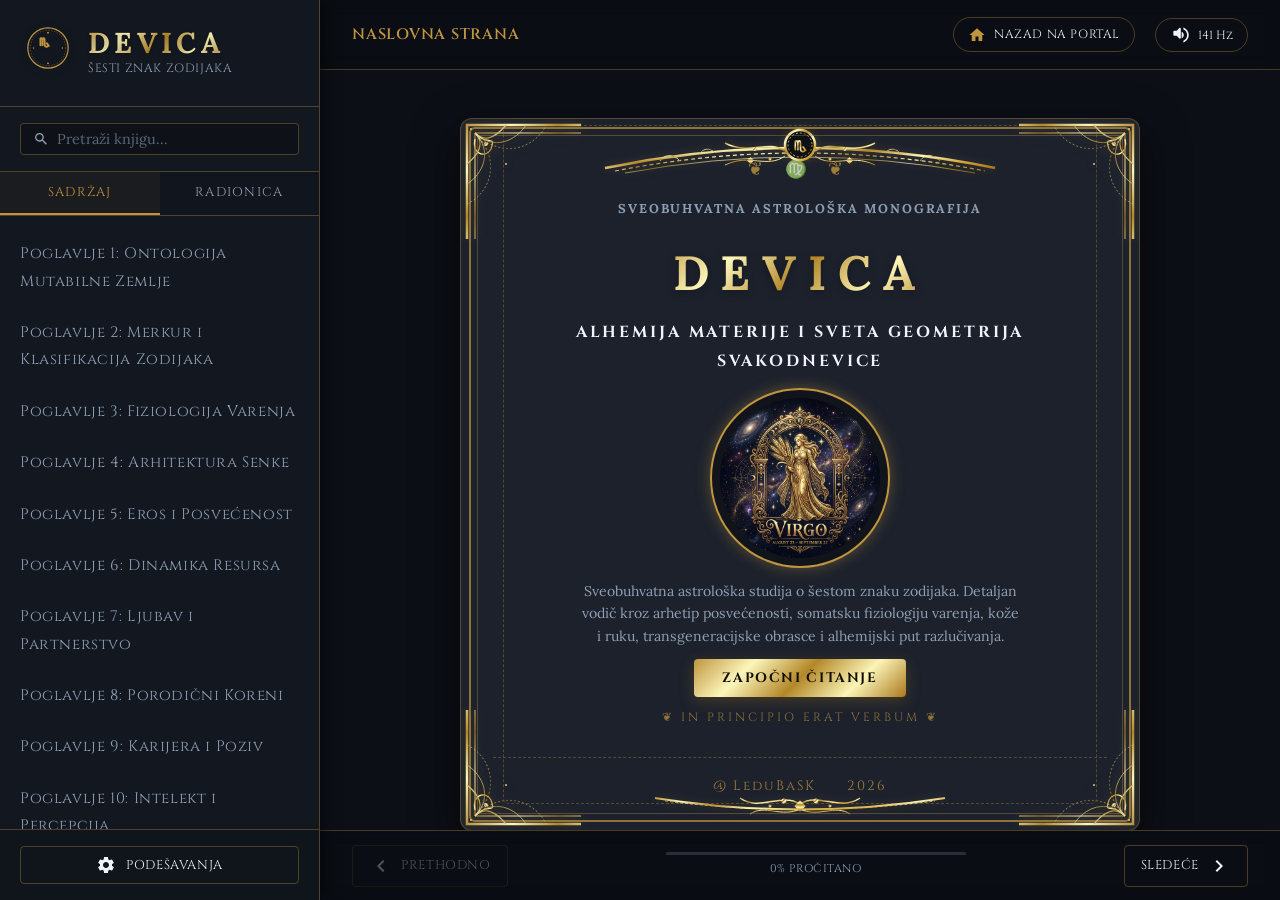
<file: devica/index.html>
<!DOCTYPE html>
<html lang="sr">
<head>
  <meta charset="UTF-8">
  <meta name="viewport" content="width=device-width, initial-scale=1.0">
  <title>Devica: Šesti Znak Zodijaka — Astrološki Vodič</title>
  
  <!-- SEO Meta Tags -->
  <meta name="description" content="Interaktivna web knjiga o šestom znaku zodijaka. Detaljan vodič kroz arhetip posvećenosti, planetu Merkur, somatsku biologiju varenja, kože i ruku, i alhemiju razlučivanja.">
  <meta name="keywords" content="devica horoskop, astrologija devica, merkur vladar, dekanati device, alhemija materije, wabi-sabi, razlučivanje, somatski vodič, kintsugi">
  <meta name="author" content="LeduBaSK">

  <!-- Google Fonts -->
  <link rel="preconnect" href="https://fonts.googleapis.com">
  <link rel="preconnect" href="https://fonts.gstatic.com" crossorigin>
  <link href="https://fonts.googleapis.com/css2?family=Cinzel:wght@400;600;700;800;900&family=Lora:ital,wght@0,400;0,500;0,600;0,700;1,400;1,500;1,600;1,700&family=Playfair+Display:ital,wght@0,400;0,600;0,700;1,400&display=swap" rel="stylesheet">
  
  <script type="module" crossorigin src="./assets/index-ixcUHXyT.js"></script>
  <link rel="stylesheet" crossorigin href="./assets/index-CytLw-jZ.css">
</head>
<body class="theme-platinum">

  <!-- Reusable SVG Ornaments Defs -->
  <svg style="position: absolute; width: 0; height: 0; overflow: hidden;" aria-hidden="true">
    <defs>
      <!-- Gold Gradient -->
      <linearGradient id="gold-grad" x1="0%" y1="0%" x2="100%" y2="100%">
        <stop offset="0%" stop-color="#bf953f" />
        <stop offset="20%" stop-color="#fcf6ba" />
        <stop offset="40%" stop-color="#b38728" />
        <stop offset="60%" stop-color="#fbf5b7" />
        <stop offset="80%" stop-color="#d4a73a" />
        <stop offset="100%" stop-color="#aa771c" />
      </linearGradient>

      <!-- Corner Filigree Ornament -->
      <symbol id="svg-corner" viewBox="0 0 120 120">
        <path d="M 6 120 L 6 6 L 120 6" fill="none" stroke="url(#gold-grad)" stroke-width="2.5" />
        <path d="M 14 120 L 14 14 L 120 14" fill="none" stroke="url(#gold-grad)" stroke-width="1" />
        <path d="M 14 14 C 28 28, 35 15, 30 30 C 25 40, 10 35, 14 20" fill="none" stroke="url(#gold-grad)" stroke-width="1.2" />
        <path d="M 6 45 C 18 35, 24 24, 14 14 C 24 24, 35 18, 45 6" fill="none" stroke="url(#gold-grad)" stroke-width="1.2" />
        <path d="M 6 65 C 22 55, 32 32, 14 14 C 32 32, 55 22, 65 6" fill="none" stroke="url(#gold-grad)" stroke-width="0.8" />
        <path d="M 6 85 C 28 75, 42 42, 14 14 C 42 42, 75 28, 85 6" fill="none" stroke="url(#gold-grad)" stroke-width="0.6" stroke-dasharray="2 2" />
        <circle cx="25" cy="25" r="2" fill="url(#gold-grad)" />
        <circle cx="45" cy="45" r="1" fill="url(#gold-grad)" />
        <circle cx="10" cy="10" r="1" fill="url(#gold-grad)" />
      </symbol>

      <!-- Top Center Arch Ornament (Virgo Glyph ♍ in center) -->
      <symbol id="svg-top-arch" viewBox="0 0 400 60">
        <path d="M 5 45 Q 200 5 395 45" fill="none" stroke="url(#gold-grad)" stroke-width="2.5" />
        <path d="M 15 48 Q 200 12 385 48" fill="none" stroke="url(#gold-grad)" stroke-width="1.2" stroke-dasharray="4 3" />
        <path d="M 25 50 Q 200 18 375 50" fill="none" stroke="url(#gold-grad)" stroke-width="0.7" />

        <path d="M 60 38 C 65 30, 75 32, 80 38" fill="none" stroke="url(#gold-grad)" stroke-width="1" />
        <path d="M 320 38 C 325 30, 335 32, 340 38" fill="none" stroke="url(#gold-grad)" stroke-width="1" />
        <path d="M 100 30 C 105 24, 112 26, 115 30" fill="none" stroke="url(#gold-grad)" stroke-width="0.8" />
        <path d="M 285 30 C 290 24, 297 26, 300 30" fill="none" stroke="url(#gold-grad)" stroke-width="0.8" />

        <g transform="translate(200, 28)">
          <circle cx="0" cy="-6" r="15" fill="#0d1117" stroke="url(#gold-grad)" stroke-width="2.5" class="arch-center-circle" />
          <circle cx="0" cy="-6" r="12" fill="none" stroke="url(#gold-grad)" stroke-width="0.8" stroke-dasharray="2 2" />
          <!-- Virgo Glyph ♍ -->
          <g transform="translate(-6, -11) scale(0.65)" stroke="url(#gold-grad)" fill="none" stroke-width="2.5" stroke-linecap="round" stroke-linejoin="round">
            <path d="M 2 2 L 2 15 M 2 5 C 2 0, 6 0, 6 5 L 6 15 M 6 5 C 6 0, 10 0, 10 5 L 10 13 Q 10 18, 14 18 C 17 18, 17 14, 15 12 Q 13 10, 15 12 L 18 16" />
          </g>
          
          <path d="M -15 0 C -33 -12, -50 5, -75 -8" fill="none" stroke="url(#gold-grad)" stroke-width="1.5" />
          <path d="M 15 0 C 33 -12, 50 5, 75 -8" fill="none" stroke="url(#gold-grad)" stroke-width="1.5" />
          <path d="M -15 5 C -33 18, -50 2, -75 14" fill="none" stroke="url(#gold-grad)" stroke-width="1" />
          <path d="M 15 5 C 33 18, 50 2, 75 14" fill="none" stroke="url(#gold-grad)" stroke-width="1" />
          
          <circle cx="-45" cy="-2" r="2" fill="url(#gold-grad)" />
          <circle cx="45" cy="-2" r="2" fill="url(#gold-grad)" />
          <circle cx="-30" cy="8" r="1.5" fill="url(#gold-grad)" />
          <circle cx="30" cy="8" r="1.5" fill="url(#gold-grad)" />
        </g>

        <rect x="148" y="35" width="5" height="5" transform="rotate(45 150.5 37.5)" fill="url(#gold-grad)" />
        <rect x="247" y="35" width="5" height="5" transform="rotate(45 249.5 37.5)" fill="url(#gold-grad)" />
      </symbol>
      
      <!-- Bottom Center Scroll Ornament -->
      <symbol id="svg-bottom-scroll" viewBox="0 0 300 40">
        <path d="M 5 12 Q 150 35 295 12" fill="none" stroke="url(#gold-grad)" stroke-width="2" />
        <path d="M 15 15 Q 150 32 285 15" fill="none" stroke="url(#gold-grad)" stroke-width="0.8" stroke-dasharray="3 2" />
        <g transform="translate(150, 20)">
          <path d="M 0 -2 C -20 -14, -40 6, -60 -8" fill="none" stroke="url(#gold-grad)" stroke-width="1.5" />
          <path d="M 0 -2 C 20 -14, 40 6, 60 -8" fill="none" stroke="url(#gold-grad)" stroke-width="1.5" />
          <path d="M 0 3 C -18 12, -35 -2, -50 8" fill="none" stroke="url(#gold-grad)" stroke-width="1" />
          <path d="M 0 3 C 18 12, 35 -2, 50 8" fill="none" stroke="url(#gold-grad)" stroke-width="1" />
          <rect x="-4" y="-4" width="8" height="8" transform="rotate(45 0 0)" fill="url(#gold-grad)" />
          <circle cx="-16" cy="-5" r="2.5" fill="url(#gold-grad)" />
          <circle cx="16" cy="-5" r="2.5" fill="url(#gold-grad)" />
          <circle cx="-30" cy="0" r="1.5" fill="url(#gold-grad)" />
          <circle cx="30" cy="0" r="1.5" fill="url(#gold-grad)" />
        </g>
      </symbol>

      <!-- CHAPTER ILLUSTRATION 1: Virgo Wheat Spike (Spica) -->
      <symbol id="svg-illustration-virgo" viewBox="0 0 120 120">
        <g stroke="url(#gold-grad)" fill="none" stroke-linecap="round" stroke-linejoin="round" stroke-width="1.8">
          <!-- Stem -->
          <line x1="60" y1="105" x2="60" y2="25" stroke-width="2.5"/>
          <!-- Grains -->
          <path d="M 60 85 Q 45 75 40 65 Q 55 70 60 80" fill="url(#gold-grad)"/>
          <path d="M 60 85 Q 75 75 80 65 Q 65 70 60 80" fill="url(#gold-grad)"/>
          <path d="M 60 70 Q 45 60 40 50 Q 55 55 60 65" fill="url(#gold-grad)"/>
          <path d="M 60 70 Q 75 60 80 50 Q 65 55 60 65" fill="url(#gold-grad)"/>
          <path d="M 60 55 Q 45 45 40 35 Q 55 40 60 50" fill="url(#gold-grad)"/>
          <path d="M 60 55 Q 75 45 80 35 Q 65 40 60 50" fill="url(#gold-grad)"/>
          <!-- Top tip -->
          <path d="M 60 40 Q 50 25 60 15 Q 70 25 60 40" fill="url(#gold-grad)"/>
          <!-- Beards (Pšenični brkovi) -->
          <path d="M 40 65 L 25 50" stroke-width="1"/>
          <path d="M 80 65 L 95 50" stroke-width="1"/>
          <path d="M 40 50 L 25 35" stroke-width="1"/>
          <path d="M 80 50 L 95 35" stroke-width="1"/>
          <path d="M 40 35 L 25 20" stroke-width="1"/>
          <path d="M 80 35 L 95 20" stroke-width="1"/>
          <path d="M 60 15 L 60 5" stroke-width="1"/>
          <!-- Little circle accents -->
          <circle cx="60" cy="85" r="2" fill="url(#gold-grad)" stroke="none"/>
          <circle cx="60" cy="55" r="2" fill="url(#gold-grad)" stroke="none"/>
        </g>
      </symbol>

      <!-- CHAPTER ILLUSTRATION 2: The Mercury Caduceus & Glyph -->
      <symbol id="svg-illustration-mercury" viewBox="0 0 120 120">
        <g stroke="url(#gold-grad)" fill="none" stroke-linecap="round" stroke-linejoin="round" stroke-width="2">
          <!-- Mercury Glyph ☿ in center -->
          <circle cx="60" cy="55" r="16" stroke-width="2.5" />
          <path d="M 42 32 Q 60 48 78 32" stroke-width="2" />
          <line x1="60" y1="71" x2="60" y2="95" stroke-width="2.5" />
          <line x1="48" y1="83" x2="72" y2="83" stroke-width="2" />
          <!-- Outer geometric frame -->
          <circle cx="60" cy="60" r="44" stroke-dasharray="4 3" stroke-width="0.8" />
          <circle cx="60" cy="60" r="48" stroke-width="0.5" />
          <!-- Corner dots -->
          <circle cx="20" cy="20" r="1.5" fill="url(#gold-grad)" stroke="none"/>
          <circle cx="100" cy="20" r="1.5" fill="url(#gold-grad)" stroke="none"/>
          <circle cx="20" cy="100" r="1.5" fill="url(#gold-grad)" stroke="none"/>
          <circle cx="100" cy="100" r="1.5" fill="url(#gold-grad)" stroke="none"/>
        </g>
      </symbol>

      <!-- CHAPTER ILLUSTRATION 3: The Somatic Vessel (Kintsugi Vessel) -->
      <symbol id="svg-illustration-somatics" viewBox="0 0 120 120">
        <g stroke="url(#gold-grad)" fill="none" stroke-linecap="round" stroke-linejoin="round" stroke-width="2">
          <!-- Alchemical Bowl/Vessel -->
          <path d="M 35 25 L 85 25 M 45 25 L 45 35 C 45 55, 25 70, 25 95 C 25 108, 40 112, 60 112 C 80 112, 95 108, 95 95 C 95 70, 75 55, 75 35 L 75 25" stroke-width="2.2"/>
          <path d="M 50 112 L 42 120 L 78 120 L 70 112" stroke-width="1.5"/>
          <!-- Kintsugi Cracks -->
          <path d="M 45 25 Q 55 45 50 65 T 70 95 T 85 110" stroke-width="2.2" stroke="url(#gold-grad)" />
          <path d="M 50 65 Q 75 55 90 45" stroke-width="1.5" stroke="url(#gold-grad)" />
          <path d="M 70 95 Q 50 90 35 102" stroke-width="1.2" stroke="url(#gold-grad)" />
          <!-- Organic dots / Microbes inside -->
          <circle cx="60" cy="50" r="3" fill="url(#gold-grad)" stroke="none"/>
          <circle cx="45" cy="75" r="2" fill="url(#gold-grad)" stroke="none"/>
          <circle cx="75" cy="80" r="2" fill="url(#gold-grad)" stroke="none"/>
          <circle cx="60" cy="98" r="2.5" fill="url(#gold-grad)" stroke="none"/>
        </g>
      </symbol>

      <!-- SECTION DIVIDER ILLUSTRATION: Horizontal Filigree Leaf/Vines -->
      <symbol id="svg-divider-gold" viewBox="0 0 200 24">
        <g fill="none" stroke="url(#gold-grad)">
          <rect x="96" y="8" width="8" height="8" transform="rotate(45 100 12)" stroke-width="1.5"/>
          <circle cx="100" cy="12" r="2" fill="url(#gold-grad)" />
          <path d="M 90 12 C 75 6, 65 18, 50 12 C 35 6, 25 18, 10 12" stroke-width="1.2" />
          <path d="M 80 12 C 70 18, 60 6, 45 12" stroke-width="0.8" />
          <path d="M 30 12 C 20 6, 15 12, 5 12" stroke-width="0.6" />
          <path d="M 110 12 C 125 6, 135 18, 150 12 C 165 6, 175 18, 190 12" stroke-width="1.2" />
          <path d="M 120 12 C 130 18, 140 6, 155 12" stroke-width="0.8" />
          <path d="M 170 12 C 180 6, 185 12, 195 12" stroke-width="0.6" />
          <circle cx="50" cy="12" r="1.5" fill="url(#gold-grad)" />
          <circle cx="150" cy="12" r="1.5" fill="url(#gold-grad)" />
        </g>
      </symbol>
    </defs>
  </svg>

  <!-- Main App Shell -->
  <div class="app-container">
    
    <!-- Collapsible Sidebar Menu -->
    <aside class="sidebar" id="app-sidebar">
      <div class="sidebar-header">
        <a href="../HoroscopBioritam/index.html" class="logo-link" id="logo-link">
          <div class="royal-emblem">
            <svg viewBox="0 0 100 100" width="48" height="48" class="gold-svg animate-rotate">
              <circle cx="50" cy="50" r="42" fill="none" stroke="currentColor" stroke-width="2.5"/>
              <circle cx="50" cy="50" r="37" fill="none" stroke="currentColor" stroke-dasharray="3 3" stroke-width="0.8"/>
              <!-- Virgo Glyph center -->
              <g transform="translate(32, 28) scale(1.1)" stroke="currentColor" fill="none" stroke-width="3.5" stroke-linecap="round" stroke-linejoin="round">
                <path d="M 2 2 L 2 15 M 2 5 C 2 0, 6 0, 6 5 L 6 15 M 6 5 C 6 0, 10 0, 10 5 L 10 13 Q 10 18, 14 18 C 17 18, 17 14, 15 12 Q 13 10, 15 12 L 18 16" />
              </g>
              <circle cx="50" cy="18" r="2" fill="currentColor"/>
              <circle cx="20" cy="50" r="1.5" fill="currentColor"/>
              <circle cx="80" cy="50" r="1.5" fill="currentColor"/>
              <circle cx="50" cy="82" r="2" fill="currentColor"/>
            </svg>
          </div>
          <div class="title-group">
            <h1>DEVICA</h1>
            <p class="subtitle">Šesti Znak Zodijaka</p>
          </div>
        </a>
        <button class="mobile-close-btn" id="sidebar-close-btn" aria-label="Zatvori meni">
          <svg viewBox="0 0 24 24" width="24" height="24"><path d="M19 6.41L17.59 5 12 10.59 6.41 5 5 6.41 10.59 12 5 17.59 6.41 19 12 13.41 17.59 19 19 17.59 13.41 12z" fill="currentColor"/></svg>
        </button>
      </div>

      <!-- Live Search Box -->
      <div class="search-box">
        <div class="search-input-wrapper">
          <svg viewBox="0 0 24 24" width="18" height="18" class="search-icon"><path d="M15.5 14h-.79l-.28-.27C15.41 12.59 16 11.11 16 9.5 16 5.91 13.09 3 9.5 3S3 5.91 3 9.5 5.91 16 9.5 16c1.61 0 3.09-.59 4.23-1.57l.27.28v.79l5 4.99L20.49 19l-4.99-5zm-6 0C7.01 14 5 11.99 5 9.5S7.01 5 9.5 5 14 7.01 14 9.5 11.99 14 9.5 14z" fill="currentColor"/></svg>
          <input type="text" id="search-input" placeholder="Pretraži knjigu..." autocomplete="off">
          <button id="search-clear-btn" class="hidden" aria-label="Očisti pretragu">
            <svg viewBox="0 0 24 24" width="16" height="16"><path d="M19 6.41L17.59 5 12 10.59 6.41 5 5 6.41 10.59 12 5 17.59 6.41 19 12 13.41 17.59 19 19 17.59 13.41 12z" fill="currentColor"/></svg>
          </button>
        </div>
        <div id="search-results-summary" class="search-results-summary hidden">Pronađeno 0 rezultata</div>
      </div>

      <!-- Navigation Tabs (Sadržaj vs Aktivnosti) -->
      <nav class="nav-tabs">
        <button class="tab-btn active" id="tab-toc">Sadržaj</button>
        <button class="tab-btn" id="tab-widgets">Radionica</button>
      </nav>

      <!-- TOC Menu list -->
      <div class="sidebar-scroll-area">
        <ul class="toc-list" id="toc-list-container">
          <!-- Dynamically populated from bookData.js -->
        </ul>

        <!-- Interactive widgets list (Radionica) -->
        <ul class="widgets-list hidden" id="widgets-list-container">
          <li class="widget-menu-item" data-widget="scale">
            <span class="icon">⚖️</span>
            <div class="widget-desc">
              <span class="title">Alhemijski Filter</span>
              <span class="detail">Balans analitičkog uma i predaje</span>
            </div>
          </li>
          <li class="widget-menu-item" data-widget="calculator">
            <span class="icon">📅</span>
            <div class="widget-desc">
              <span class="title">Kalkulator Dekanata</span>
              <span class="detail">Saznajte vaš dekanat i merkurovske lekcije</span>
            </div>
          </li>
          <li class="widget-menu-item" data-widget="quiz">
            <span class="icon">✨</span>
            <div class="widget-desc">
              <span class="title">Test Integracije</span>
              <span class="detail">Proverite zrelost arhetipa i somatske higijene</span>
            </div>
          </li>
          <li class="widget-menu-item" data-widget="journal">
            <span class="icon">✍️</span>
            <div class="widget-desc">
              <span class="title">Radna Sveska</span>
              <span class="detail">Dnevnik Wabi-Sabi i Kintsugi praksi</span>
            </div>
          </li>
        </ul>
      </div>

      <!-- Sidebar Footer Settings -->
      <div class="sidebar-footer">
        <button class="footer-action-btn" id="btn-settings-drawer" title="Podešavanja prikaza">
          <svg viewBox="0 0 24 24" width="20" height="20"><path d="M19.14 12.94c.04-.3.06-.61.06-.94 0-.32-.02-.64-.07-.94l2.03-1.58c.18-.14.23-.41.12-.61l-1.92-3.32c-.12-.22-.37-.29-.59-.22l-2.39.96c-.5-.38-1.03-.7-1.62-.94l-.36-2.54c-.04-.24-.24-.41-.48-.41h-3.84c-.24 0-.43.17-.47.41l-.36 2.54c-.59.24-1.13.57-1.62.94l-2.39-.96c-.22-.08-.47 0-.59.22L2.74 8.87c-.12.21-.08.47.12.61l2.03 1.58c-.05.3-.09.63-.09.94s.02.64.07.94l-2.03 1.58c-.18.14-.23.41-.12.61l1.92 3.32c.12.22.37.29.59.22l2.39-.96c.5.38 1.03.7 1.62.94l.36 2.54c.05.24.24.41.48.41h3.84c.24 0 .44-.17.47-.41l.36-2.54c.59-.24 1.13-.56 1.62-.94l2.39.96c.22.08.47 0 .59-.22l1.92-3.32c.12-.22.07-.47-.12-.61l-2.01-1.58zM12 15.6c-1.98 0-3.6-1.62-3.6-3.6s1.62-3.6 3.6-3.6 3.6 1.62 3.6 3.6-1.62 3.6-3.6 3.6z" fill="currentColor"/></svg>
          <span>Podešavanja</span>
        </button>
      </div>
    </aside>

    <!-- Main Workspace -->
    <main class="main-workspace">
      
      <!-- Top Action Bar -->
      <header class="top-bar">
        <div class="top-bar-left">
          <button class="hamburger-btn" id="sidebar-toggle-btn" aria-label="Otvori meni">
            <svg viewBox="0 0 24 24" width="24" height="24"><path d="M3 18h18v-2H3v2zm0-5h18v-2H3v2zm0-7v2h18V6H3z" fill="currentColor"/></svg>
          </button>
          <div class="current-chapter-indicator">
            <span id="current-chapter-name">Učitavanje...</span>
          </div>
        </div>
        
        <div class="top-bar-right">
          <!-- Back to AstroBioRhythm Portal -->
          <a href="../HoroscopBioritam/index.html" class="portal-back-btn" title="Nazad na AstroBioRhythm">
            <svg viewBox="0 0 24 24" width="18" height="18" class="gold-svg"><path d="M10 20v-6h4v6h5v-8h3L12 3 2 12h3v8z" fill="currentColor"/></svg>
            <span class="mobile-hidden">Nazad na portal</span>
          </a>

          <!-- Audio Drone Synthesizer -->
          <div class="audio-control">
            <button class="sound-btn" id="btn-ambient-sound" title="Pusti ambijentalne frekvencije Merkura (141.27 Hz)">
              <svg viewBox="0 0 24 24" width="20" height="20" class="audio-icon-off"><path d="M16.5 12c0-1.77-1.02-3.29-2.5-4.03v8.05c1.48-.73 2.5-2.25 2.5-4.02zM12 4L9.91 6.09 12 8.18V4zm-8 8c0 .55.45 1 1 1h3l3.29 3.29c.63.63 1.71.18 1.71-.71V4.41c0-.89-1.08-1.34-1.71-.71L8 7H5c-.55 0-1 .45-1 1v4zm16.5 0c0 3.07-1.76 5.64-4.5 6.97v2.04c3.83-1.4 6.5-5.05 6.5-9.01s-2.67-7.61-6.5-9.01v2.04c2.74 1.33 4.5 3.9 4.5 6.97z" fill="currentColor"/></svg>
              <svg viewBox="0 0 24 24" width="20" height="20" class="audio-icon-on hidden"><path d="M12 3v10.55c-.59-.34-1.27-.55-2-.55-2.21 0-4 1.79-4 4s1.79 4 4 4 4-1.79 4-4V7h4V3h-6z" fill="currentColor"/></svg>
              <span class="mobile-hidden">141 Hz</span>
            </button>
          </div>

          <!-- Bookmarking button -->
          <button class="bookmark-btn" id="btn-toggle-bookmark" title="Obeleži ovu stranicu">
            <svg viewBox="0 0 24 24" width="22" height="22" class="bookmark-icon-empty"><path d="M17 3H7c-1.1 0-1.99.9-1.99 2L5 21l7-3 7 3V5c0-1.1-.9-2-2-2zm0 15l-5-2.18L7 18V5h10v13z" fill="currentColor"/></svg>
            <svg viewBox="0 0 24 24" width="22" height="22" class="bookmark-icon-filled hidden"><path d="M17 3H7c-1.1 0-2 .9-2 2v16l7-3 7 3V5c0-1.1-.9-2-2-2z" fill="currentColor"/></svg>
          </button>
        </div>
      </header>

      <!-- Search results display overlay -->
      <div id="search-results-overlay" class="search-overlay hidden">
        <div class="search-overlay-header">
          <h2>Rezultati pretrage za: "<span id="search-query-display"></span>"</h2>
          <button id="btn-close-search" class="close-overlay-btn">Zatvori rezultate</button>
        </div>
        <div class="search-overlay-scrollable">
          <div class="search-results-list" id="search-results-list-container">
            <!-- Populated by search matches -->
          </div>
        </div>
      </div>

      <!-- Main Reading / Widget Viewport -->
      <div class="viewport-content" id="viewport-content-container">
        
        <!-- Book Cover Page -->
        <article class="book-cover-page" id="book-cover-page">
          <div class="royal-frame">
            <div class="frame-edge top">
              <svg class="top-arch"><use href="#svg-top-arch"/></svg>
            </div>
            <div class="frame-corner top-left">
              <svg class="corner"><use href="#svg-corner"/></svg>
            </div>
            <div class="frame-corner top-right">
              <svg class="corner"><use href="#svg-corner"/></svg>
            </div>
            <div class="frame-corner bottom-left">
              <svg class="corner"><use href="#svg-corner"/></svg>
            </div>
            <div class="frame-corner bottom-right">
              <svg class="corner"><use href="#svg-corner"/></svg>
            </div>
            <div class="frame-edge bottom">
              <svg class="bottom-scroll"><use href="#svg-bottom-scroll"/></svg>
            </div>
          </div>

          <div class="cover-gold-border">
            <div class="cover-ornament-top">❦ ♍ ❦</div>
            <div class="cover-main-content">
              <h2 class="cover-author">Sveobuhvatna astrološka monografija</h2>
              <h1 class="cover-title">DEVICA</h1>
              <h2 class="cover-subtitle">Alhemija Materije i Sveta Geometrija Svakodnevice</h2>
              <div class="cover-art-wrapper">
                <img src="./assets/virgo_cover-BMQtREO5.png" alt="Alhemija Materije i Sveta Geometrija Svakodnevice" class="cover-art-img">
              </div>
              <p class="cover-meta">Sveobuhvatna astrološka studija o šestom znaku zodijaka. Detaljan vodič kroz arhetip posvećenosti, somatsku fiziologiju varenja, kože i ruku, transgeneracijske obrasce i alhemijski put razlučivanja.</p>
              <button class="gold-btn btn-read-start" id="btn-start-reading">Započni Čitanje</button>
            </div>
            <div class="cover-ornament-bottom">❦ IN PRINCIPIO ERAT VERBUM ❦</div>
            
            <!-- Book Credit Footer -->
            <div class="book-credit-footer" id="book-credit-footer">
              <p>@ LeduBaSK &nbsp;&nbsp;&nbsp;&nbsp; 2026</p>
            </div>
          </div>
        </article>

        <!-- Chapter Reader Layout -->
        <article class="chapter-reader hidden" id="chapter-reader">
          <div class="royal-frame">
            <div class="frame-edge top">
              <svg class="top-arch"><use href="#svg-top-arch"/></svg>
            </div>
            <div class="frame-corner top-left">
              <svg class="corner"><use href="#svg-corner"/></svg>
            </div>
            <div class="frame-corner top-right">
              <svg class="corner"><use href="#svg-corner"/></svg>
            </div>
            <div class="frame-corner bottom-left">
              <svg class="corner"><use href="#svg-corner"/></svg>
            </div>
            <div class="frame-corner bottom-right">
              <svg class="corner"><use href="#svg-corner"/></svg>
            </div>
            <div class="frame-edge bottom">
              <svg class="bottom-scroll"><use href="#svg-bottom-scroll"/></svg>
            </div>
          </div>

          <div class="reader-content-wrapper" id="chapter-reader-content">
            <!-- Contents dynamically loaded here -->
          </div>
        </article>

        <!-- Interactive Widget: Alhemijski Filter (Detail/Whole) -->
        <section class="widget-container hidden" id="widget-scale-section">
          <div class="royal-frame">
            <div class="frame-edge top">
              <svg class="top-arch"><use href="#svg-top-arch"/></svg>
            </div>
            <div class="frame-corner top-left">
              <svg class="corner"><use href="#svg-corner"/></svg>
            </div>
            <div class="frame-corner top-right">
              <svg class="corner"><use href="#svg-corner"/></svg>
            </div>
            <div class="frame-corner bottom-left">
              <svg class="corner"><use href="#svg-corner"/></svg>
            </div>
            <div class="frame-corner bottom-right">
              <svg class="corner"><use href="#svg-corner"/></svg>
            </div>
            <div class="frame-edge bottom">
              <svg class="bottom-scroll"><use href="#svg-bottom-scroll"/></svg>
            </div>
          </div>
          <div class="widget-content-wrapper" id="widget-scale-content">
            <!-- Widget Alhemijski Filter UI -->
          </div>
        </section>

        <!-- Interactive Widget: Astro Calculator (Decani Device) -->
        <section class="widget-container hidden" id="widget-calculator-section">
          <div class="royal-frame">
            <div class="frame-edge top">
              <svg class="top-arch"><use href="#svg-top-arch"/></svg>
            </div>
            <div class="frame-corner top-left">
              <svg class="corner"><use href="#svg-corner"/></svg>
            </div>
            <div class="frame-corner top-right">
              <svg class="corner"><use href="#svg-corner"/></svg>
            </div>
            <div class="frame-corner bottom-left">
              <svg class="corner"><use href="#svg-corner"/></svg>
            </div>
            <div class="frame-corner bottom-right">
              <svg class="corner"><use href="#svg-corner"/></svg>
            </div>
            <div class="frame-edge bottom">
              <svg class="bottom-scroll"><use href="#svg-bottom-scroll"/></svg>
            </div>
          </div>
          <div class="widget-content-wrapper" id="widget-calculator-content">
            <!-- Widget Calculator UI -->
          </div>
        </section>

        <!-- Interactive Widget: Quiz (Test Integracije) -->
        <section class="widget-container hidden" id="widget-quiz-section">
          <div class="royal-frame">
            <div class="frame-edge top">
              <svg class="top-arch"><use href="#svg-top-arch"/></svg>
            </div>
            <div class="frame-corner top-left">
              <svg class="corner"><use href="#svg-corner"/></svg>
            </div>
            <div class="frame-corner top-right">
              <svg class="corner"><use href="#svg-corner"/></svg>
            </div>
            <div class="frame-corner bottom-left">
              <svg class="corner"><use href="#svg-corner"/></svg>
            </div>
            <div class="frame-corner bottom-right">
              <svg class="corner"><use href="#svg-corner"/></svg>
            </div>
            <div class="frame-edge bottom">
              <svg class="bottom-scroll"><use href="#svg-bottom-scroll"/></svg>
            </div>
          </div>
          <div class="widget-content-wrapper" id="widget-quiz-content">
            <!-- Widget Quiz UI -->
          </div>
        </section>

        <!-- Interactive Widget: Journal (Radna Sveska) -->
        <section class="widget-container hidden" id="widget-journal-section">
          <div class="royal-frame">
            <div class="frame-edge top">
              <svg class="top-arch"><use href="#svg-top-arch"/></svg>
            </div>
            <div class="frame-corner top-left">
              <svg class="corner"><use href="#svg-corner"/></svg>
            </div>
            <div class="frame-corner top-right">
              <svg class="corner"><use href="#svg-corner"/></svg>
            </div>
            <div class="frame-corner bottom-left">
              <svg class="corner"><use href="#svg-corner"/></svg>
            </div>
            <div class="frame-corner bottom-right">
              <svg class="corner"><use href="#svg-corner"/></svg>
            </div>
            <div class="frame-edge bottom">
              <svg class="bottom-scroll"><use href="#svg-bottom-scroll"/></svg>
            </div>
          </div>
          <div class="widget-content-wrapper" id="widget-journal-content">
            <!-- Widget Journal UI -->
          </div>
        </section>

      </div>

      <!-- Bottom Nav / Page Controls -->
      <footer class="bottom-page-controls">
        <button class="nav-arrow-btn" id="btn-prev-page" disabled>
          <svg viewBox="0 0 24 24" width="24" height="24"><path d="M15.41 7.41L14 6l-6 6 6 6 1.41-1.41L10.83 12z" fill="currentColor"/></svg>
          <span class="control-label">Prethodno</span>
        </button>
        
        <div class="reading-progress-container">
          <div class="progress-bar-bg">
            <div class="progress-bar-fill" id="reading-progress-indicator" style="width: 0%;"></div>
          </div>
          <span class="progress-percentage" id="reading-progress-text">0% pročitano</span>
        </div>

        <button class="nav-arrow-btn" id="btn-next-page">
          <span class="control-label">Sledeće</span>
          <svg viewBox="0 0 24 24" width="24" height="24"><path d="M10 6L8.59 7.41 13.17 12l-4.58 4.59L10 18l6-6z" fill="currentColor"/></svg>
        </button>
      </footer>
    </main>
    
  </div>

  <!-- Settings Drawer Overlay -->
  <div class="settings-drawer-overlay hidden" id="settings-drawer">
    <div class="settings-drawer-content">
      <div class="drawer-header">
        <h3>Podešavanja knjige</h3>
        <button class="close-drawer-btn" id="btn-close-settings">
          <svg viewBox="0 0 24 24" width="20" height="20"><path d="M19 6.41L17.59 5 12 10.59 6.41 5 5 6.41 10.59 12 5 17.59 6.41 19 12 13.41 17.59 19 19 17.59 13.41 12z" fill="currentColor"/></svg>
        </button>
      </div>

      <div class="drawer-body">
        <!-- Theme Selector -->
        <div class="settings-group">
          <h4>Kraljevska Tema prikaza</h4>
          <div class="theme-selector-grid">
            <button class="theme-option active" data-theme="platinum" title="Analitička platina (Srebrno-siva)">
              <span class="color-dot" style="background: #111522;"></span>
              <span class="theme-name">Analitička platina</span>
            </button>
            <button class="theme-option" data-theme="earth" title="Micelijum i žad (Zemljano maslinasta i bakar)">
              <span class="color-dot" style="background: #0d120e; border: 1px solid #789072;"></span>
              <span class="theme-name">Micelijum i žad</span>
            </button>
            <button class="theme-option" data-theme="clay" title="Glinena posuda (Bakar, terakota i bronza)">
              <span class="color-dot" style="background: #150d0a; border: 1px solid #cd7f32;"></span>
              <span class="theme-name">Glinena posuda</span>
            </button>
            <button class="theme-option" data-theme="celestial" title="Kozmički red (Duboki safir i zlato)">
              <span class="color-dot" style="background: #060914; border: 1px solid #bf953f;"></span>
              <span class="theme-name">Kozmički red</span>
            </button>
            <button class="theme-option" data-theme="parchment" title="Stari rukopis (Svetli pergament)">
              <span class="color-dot" style="background: #f5eedc; border: 1px solid #aa771c;"></span>
              <span class="theme-name">Stari rukopis</span>
            </button>
          </div>
        </div>

        <!-- Typography Settings -->
        <div class="settings-group">
          <h4>Veličina teksta</h4>
          <div class="font-size-adjuster">
            <button class="size-btn" id="btn-size-decrease" title="Smanji slova">A-</button>
            <span class="size-display" id="font-size-display">100%</span>
            <button class="size-btn" id="btn-size-increase" title="Povećaj slova">A+</button>
          </div>
        </div>

        <!-- Layout mode settings -->
        <div class="settings-group">
          <h4>Način čitanja</h4>
          <div class="layout-toggle-group">
            <button class="layout-toggle-btn active" id="btn-layout-book" title="Knjiga (Stranicu po stranicu)">
              <span>Stranice</span>
            </button>
            <button class="layout-toggle-btn" id="btn-layout-scroll" title="Kontinuirani skrol">
              <span>Beskonačni skrol</span>
            </button>
          </div>
        </div>

        <!-- Bookmarks manager -->
        <div class="settings-group">
          <h4>Vaši obeleživači</h4>
          <div class="bookmarks-list-wrapper" id="bookmarks-list-container">
            <p class="empty-bookmarks">Nemate sačuvanih obeleživača.</p>
          </div>
        </div>

        <!-- Clear app data -->
        <div class="settings-group danger-zone">
          <button class="danger-btn-outline" id="btn-reset-app-data">Resetuj sve podatke</button>
        </div>
      </div>
    </div>
  </div>

  <!-- Audio Context initialization dialog -->
  <div class="audio-start-banner hidden" id="audio-banner">
    <div class="banner-content">
      <span class="music-icon">🎵</span>
      <p>Želite li da aktivirate suptilne zvučne talase od 141.27 Hz (frekvencija oktave Merkura) za mentalni fokus, kognitivni metabolizam i unutrašnje uzemljenje tokom čitanja?</p>
      <div class="banner-buttons">
        <button class="gold-btn btn-small" id="btn-audio-accept">Aktiviraj</button>
        <button class="text-btn btn-small" id="btn-audio-decline">Zanemari</button>
      </div>
    </div>
  </div>

  <!-- Core Scripts -->
</body>
</html>
</file>
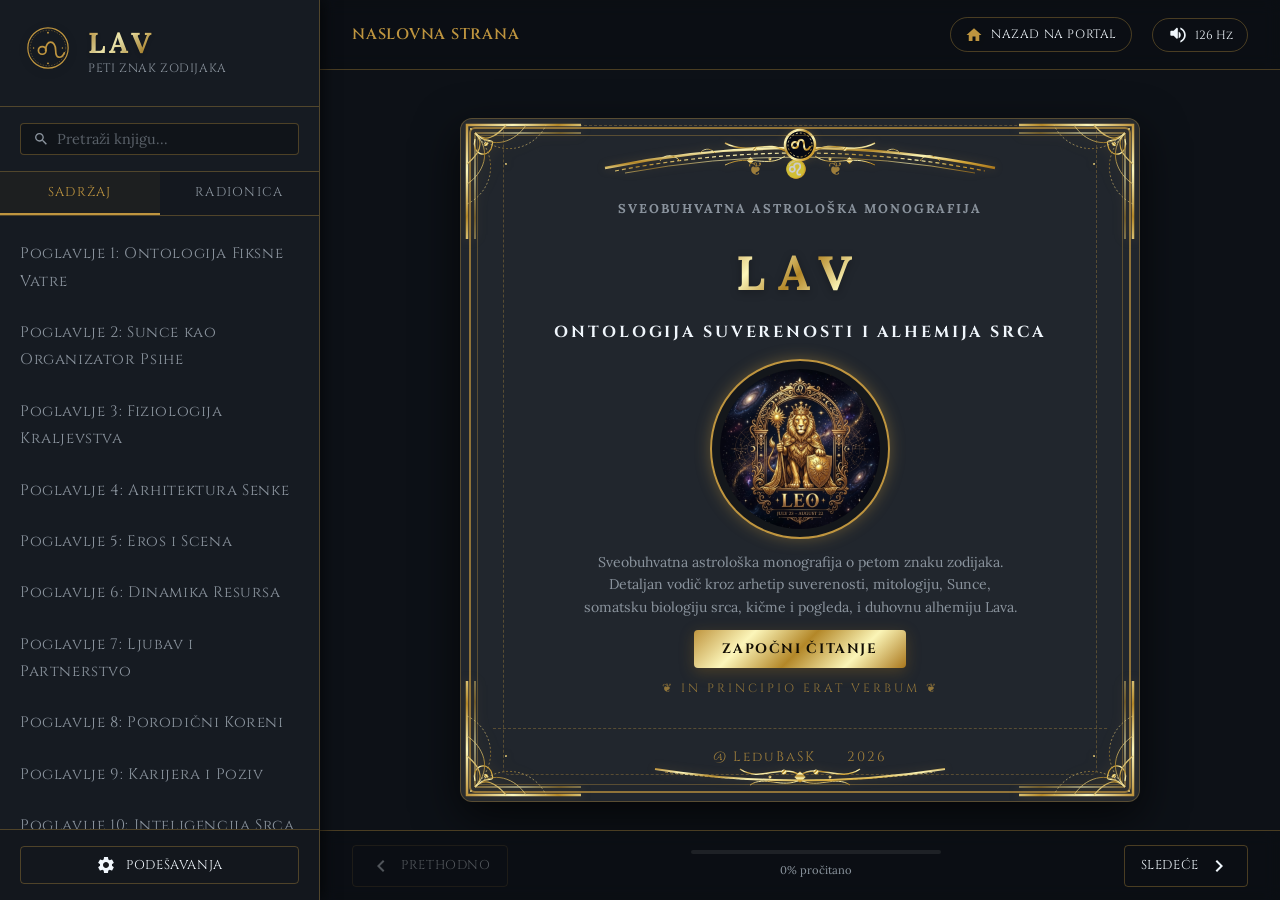
<file: lav/index.html>
<!DOCTYPE html>
<html lang="sr">
<head>
  <meta charset="UTF-8">
  <meta name="viewport" content="width=device-width, initial-scale=1.0">
  <title>Lav: Peti Znak Zodijaka — Astrološki Vodič</title>
  
  <!-- SEO Meta Tags -->
  <meta name="description" content="Kraljevska interaktivna web knjiga o petom znaku zodijaka. Detaljan vodič kroz arhetip suverenosti, mitologiju, Sunce, somatsku biologiju srca, kičme i pogleda, i duhovnu alhemiju Lava.">
  <meta name="keywords" content="lav horoskop, astrologija lav, sunce vladar, dekanati lava, alhemija srca, nemejski lav, suverenost, somatski vodič">
  <meta name="author" content="LeduBaSK">

  <!-- Google Fonts -->
  <link rel="preconnect" href="https://fonts.googleapis.com">
  <link rel="preconnect" href="https://fonts.gstatic.com" crossorigin>
  <link href="https://fonts.googleapis.com/css2?family=Cinzel:wght@400;600;700;800;900&family=Lora:ital,wght@0,400;0,500;0,600;0,700;1,400;1,500;1,600;1,700&family=Playfair+Display:ital,wght@0,400;0,600;0,700;1,400&display=swap" rel="stylesheet">
  
  <script type="module" crossorigin src="./assets/index-CTbdsSd6.js"></script>
  <link rel="stylesheet" crossorigin href="./assets/index-C5wNlVjJ.css">
</head>
<body class="theme-platinum">

  <!-- Reusable SVG Ornaments Defs -->
  <svg style="position: absolute; width: 0; height: 0; overflow: hidden;" aria-hidden="true">
    <defs>
      <!-- Gold Gradient -->
      <linearGradient id="gold-grad" x1="0%" y1="0%" x2="100%" y2="100%">
        <stop offset="0%" stop-color="#bf953f" />
        <stop offset="20%" stop-color="#fcf6ba" />
        <stop offset="40%" stop-color="#b38728" />
        <stop offset="60%" stop-color="#fbf5b7" />
        <stop offset="80%" stop-color="#d4a73a" />
        <stop offset="100%" stop-color="#aa771c" />
      </linearGradient>

      <!-- Dark Gold Gradient for depth -->
      <linearGradient id="gold-grad-dark" x1="0%" y1="0%" x2="100%" y2="0%">
        <stop offset="0%" stop-color="#8c6b1e" />
        <stop offset="50%" stop-color="#bf953f" />
        <stop offset="100%" stop-color="#8c6b1e" />
      </linearGradient>

      <!-- Corner Filigree Ornament -->
      <symbol id="svg-corner" viewBox="0 0 120 120">
        <path d="M 6 120 L 6 6 L 120 6" fill="none" stroke="url(#gold-grad)" stroke-width="2.5" />
        <path d="M 14 120 L 14 14 L 120 14" fill="none" stroke="url(#gold-grad)" stroke-width="1" />
        <path d="M 14 14 C 28 28, 35 15, 30 30 C 25 40, 10 35, 14 20" fill="none" stroke="url(#gold-grad)" stroke-width="1.2" />
        <path d="M 6 45 C 18 35, 24 24, 14 14 C 24 24, 35 18, 45 6" fill="none" stroke="url(#gold-grad)" stroke-width="1.2" />
        <path d="M 6 65 C 22 55, 32 32, 14 14 C 32 32, 55 22, 65 6" fill="none" stroke="url(#gold-grad)" stroke-width="0.8" />
        <path d="M 6 85 C 28 75, 42 42, 14 14 C 42 42, 75 28, 85 6" fill="none" stroke="url(#gold-grad)" stroke-width="0.6" stroke-dasharray="2 2" />
        <circle cx="25" cy="25" r="2" fill="url(#gold-grad)" />
        <circle cx="45" cy="45" r="1" fill="url(#gold-grad)" />
        <circle cx="10" cy="10" r="1" fill="url(#gold-grad)" />
      </symbol>

      <!-- Top Center Arch Ornament (Leo Glyph ♌ in center) -->
      <symbol id="svg-top-arch" viewBox="0 0 400 60">
        <path d="M 5 45 Q 200 5 395 45" fill="none" stroke="url(#gold-grad)" stroke-width="2.5" />
        <path d="M 15 48 Q 200 12 385 48" fill="none" stroke="url(#gold-grad)" stroke-width="1.2" stroke-dasharray="4 3" />
        <path d="M 25 50 Q 200 18 375 50" fill="none" stroke="url(#gold-grad)" stroke-width="0.7" />

        <path d="M 60 38 C 65 30, 75 32, 80 38" fill="none" stroke="url(#gold-grad)" stroke-width="1" />
        <path d="M 320 38 C 325 30, 335 32, 340 38" fill="none" stroke="url(#gold-grad)" stroke-width="1" />
        <path d="M 100 30 C 105 24, 112 26, 115 30" fill="none" stroke="url(#gold-grad)" stroke-width="0.8" />
        <path d="M 285 30 C 290 24, 297 26, 300 30" fill="none" stroke="url(#gold-grad)" stroke-width="0.8" />

        <g transform="translate(200, 28)">
          <circle cx="0" cy="-6" r="15" fill="#060913" stroke="url(#gold-grad)" stroke-width="2.5" />
          <circle cx="0" cy="-6" r="12" fill="none" stroke="url(#gold-grad)" stroke-width="0.8" stroke-dasharray="2 2" />
          <!-- Leo Glyph -->
          <circle cx="-5" cy="-6" r="3" fill="none" stroke="url(#gold-grad)" stroke-width="2" />
          <path d="M -2 -6 C -2 -13, 4 -13, 4 -6 C 4 0, 8 0, 10 -4" fill="none" stroke="url(#gold-grad)" stroke-width="2" stroke-linecap="round"/>
          
          <path d="M -15 0 C -33 -12, -50 5, -75 -8" fill="none" stroke="url(#gold-grad)" stroke-width="1.5" />
          <path d="M 15 0 C 33 -12, 50 5, 75 -8" fill="none" stroke="url(#gold-grad)" stroke-width="1.5" />
          <path d="M -15 5 C -33 18, -50 2, -75 14" fill="none" stroke="url(#gold-grad)" stroke-width="1" />
          <path d="M 15 5 C 33 18, 50 2, 75 14" fill="none" stroke="url(#gold-grad)" stroke-width="1" />
          
          <circle cx="-45" cy="-2" r="2" fill="url(#gold-grad)" />
          <circle cx="45" cy="-2" r="2" fill="url(#gold-grad)" />
          <circle cx="-30" cy="8" r="1.5" fill="url(#gold-grad)" />
          <circle cx="30" cy="8" r="1.5" fill="url(#gold-grad)" />
        </g>

        <rect x="148" y="35" width="5" height="5" transform="rotate(45 150.5 37.5)" fill="url(#gold-grad)" />
        <rect x="247" y="35" width="5" height="5" transform="rotate(45 249.5 37.5)" fill="url(#gold-grad)" />
      </symbol>
      
      <!-- Bottom Center Scroll Ornament -->
      <symbol id="svg-bottom-scroll" viewBox="0 0 300 40">
        <path d="M 5 12 Q 150 35 295 12" fill="none" stroke="url(#gold-grad)" stroke-width="2" />
        <path d="M 15 15 Q 150 32 285 15" fill="none" stroke="url(#gold-grad)" stroke-width="0.8" stroke-dasharray="3 2" />
        <g transform="translate(150, 20)">
          <path d="M 0 -2 C -20 -14, -40 6, -60 -8" fill="none" stroke="url(#gold-grad)" stroke-width="1.5" />
          <path d="M 0 -2 C 20 -14, 40 6, 60 -8" fill="none" stroke="url(#gold-grad)" stroke-width="1.5" />
          <path d="M 0 3 C -18 12, -35 -2, -50 8" fill="none" stroke="url(#gold-grad)" stroke-width="1" />
          <path d="M 0 3 C 18 12, 35 -2, 50 8" fill="none" stroke="url(#gold-grad)" stroke-width="1" />
          <rect x="-4" y="-4" width="8" height="8" transform="rotate(45 0 0)" fill="url(#gold-grad)" />
          <circle cx="-16" cy="-5" r="2.5" fill="url(#gold-grad)" />
          <circle cx="16" cy="-5" r="2.5" fill="url(#gold-grad)" />
          <circle cx="-30" cy="0" r="1.5" fill="url(#gold-grad)" />
          <circle cx="30" cy="0" r="1.5" fill="url(#gold-grad)" />
        </g>
      </symbol>

      <!-- CHAPTER ILLUSTRATION 1: Leo Solar Mane -->
      <symbol id="svg-illustration-leo" viewBox="0 0 120 120">
        <g stroke="url(#gold-grad)" fill="none" stroke-linecap="round" stroke-linejoin="round" stroke-width="2">
          <circle cx="60" cy="60" r="24" stroke-width="2.5" />
          <circle cx="60" cy="60" r="4" fill="url(#gold-grad)" stroke="none" />
          <circle cx="60" cy="60" r="34" stroke-dasharray="3 3" stroke-width="0.8" />
          <line x1="60" y1="24" x2="60" y2="14" stroke-width="2" />
          <line x1="60" y1="96" x2="60" y2="106" stroke-width="2" />
          <line x1="24" y1="60" x2="14" y2="60" stroke-width="2" />
          <line x1="96" y1="60" x2="106" y2="60" stroke-width="2" />
          <line x1="34" y1="34" x2="27" y2="27" stroke-width="1.5" />
          <line x1="86" y1="86" x2="93" y2="93" stroke-width="1.5" />
          <line x1="86" y1="34" x2="93" y2="27" stroke-width="1.5" />
          <line x1="34" y1="86" x2="27" y2="93" stroke-width="1.5" />
        </g>
      </symbol>

      <!-- CHAPTER ILLUSTRATION 2: The Cosmic Sun -->
      <symbol id="svg-illustration-sun" viewBox="0 0 120 120">
        <g stroke="url(#gold-grad)" fill="none" stroke-linecap="round" stroke-linejoin="round" stroke-width="2">
          <circle cx="60" cy="60" r="16" stroke-width="2.5" />
          <circle cx="60" cy="60" r="3.5" fill="url(#gold-grad)" stroke="none" />
          <path d="M 60 18 Q 63 30 60 38" />
          <path d="M 60 102 Q 57 90 60 82" />
          <path d="M 18 60 Q 30 63 38 60" />
          <path d="M 102 60 Q 90 57 82 60" />
          <circle cx="60" cy="60" r="42" stroke-dasharray="4 2" stroke-width="0.8" />
        </g>
      </symbol>

      <!-- CHAPTER ILLUSTRATION 3: The Crowned Heart -->
      <symbol id="svg-illustration-heart" viewBox="0 0 120 120">
        <g stroke="url(#gold-grad)" fill="none" stroke-linecap="round" stroke-linejoin="round" stroke-width="2">
          <path d="M 60 82 C 60 82, 32 58, 32 40 C 32 26, 44 18, 60 32 C 76 18, 88 26, 88 40 C 88 58, 60 82, 60 82 Z" stroke-width="2.5" />
          <path d="M 50 26 L 42 14 L 60 20 L 78 14 L 70 26 Z" stroke-width="1.8" fill="none" />
          <circle cx="60" cy="48" r="2.5" fill="url(#gold-grad)" stroke="none" />
          <circle cx="20" cy="40" r="1.5" fill="url(#gold-grad)" stroke="none" />
          <circle cx="100" cy="40" r="1.5" fill="url(#gold-grad)" stroke="none" />
          <circle cx="60" cy="98" r="2" fill="url(#gold-grad)" stroke="none" />
        </g>
      </symbol>

      <!-- SECTION DIVIDER ILLUSTRATION: Horizontal Filigree Leaf/Vines -->
      <symbol id="svg-divider-gold" viewBox="0 0 200 24">
        <g fill="none" stroke="url(#gold-grad)">
          <rect x="96" y="8" width="8" height="8" transform="rotate(45 100 12)" stroke-width="1.5"/>
          <circle cx="100" cy="12" r="2" fill="url(#gold-grad)" />
          <path d="M 90 12 C 75 6, 65 18, 50 12 C 35 6, 25 18, 10 12" stroke-width="1.2" />
          <path d="M 80 12 C 70 18, 60 6, 45 12" stroke-width="0.8" />
          <path d="M 30 12 C 20 6, 15 12, 5 12" stroke-width="0.6" />
          <path d="M 110 12 C 125 6, 135 18, 150 12 C 165 6, 175 18, 190 12" stroke-width="1.2" />
          <path d="M 120 12 C 130 18, 140 6, 155 12" stroke-width="0.8" />
          <path d="M 170 12 C 180 6, 185 12, 195 12" stroke-width="0.6" />
          <circle cx="50" cy="12" r="1.5" fill="url(#gold-grad)" />
          <circle cx="150" cy="12" r="1.5" fill="url(#gold-grad)" />
        </g>
      </symbol>
    </defs>
  </svg>

  <!-- Main App Shell -->
  <div class="app-container">
    
    <!-- Collapsible Sidebar Menu -->
    <aside class="sidebar" id="app-sidebar">
      <div class="sidebar-header">
        <a href="../stellarbio/index.html" class="logo-link" id="logo-link">
          <div class="royal-emblem">
            <svg viewBox="0 0 100 100" width="48" height="48" class="gold-svg animate-rotate">
              <circle cx="50" cy="50" r="42" fill="none" stroke="currentColor" stroke-width="2.5"/>
              <circle cx="50" cy="50" r="37" fill="none" stroke="currentColor" stroke-dasharray="3 3" stroke-width="0.8"/>
              <!-- Leo Glyph center -->
              <circle cx="38" cy="55" r="8" fill="none" stroke="currentColor" stroke-width="3.5" />
              <path d="M 45 55 C 45 32, 66 32, 66 55 C 66 73, 78 73, 84 60" fill="none" stroke="currentColor" stroke-width="3.5" stroke-linecap="round" stroke-linejoin="round" />
              <circle cx="50" cy="18" r="2" fill="currentColor"/>
              <circle cx="20" cy="50" r="1.5" fill="currentColor"/>
              <circle cx="80" cy="50" r="1.5" fill="currentColor"/>
              <circle cx="50" cy="82" r="2" fill="currentColor"/>
            </svg>
          </div>
          <div class="title-group">
            <h1>LAV</h1>
            <p class="subtitle">Peti Znak Zodijaka</p>
          </div>
        </a>
        <button class="mobile-close-btn" id="sidebar-close-btn" aria-label="Zatvori meni">
          <svg viewBox="0 0 24 24" width="24" height="24"><path d="M19 6.41L17.59 5 12 10.59 6.41 5 5 6.41 10.59 12 5 17.59 6.41 19 12 13.41 17.59 19 19 17.59 13.41 12z" fill="currentColor"/></svg>
        </button>
      </div>

      <!-- Live Search Box -->
      <div class="search-box">
        <div class="search-input-wrapper">
          <svg viewBox="0 0 24 24" width="18" height="18" class="search-icon"><path d="M15.5 14h-.79l-.28-.27C15.41 12.59 16 11.11 16 9.5 16 5.91 13.09 3 9.5 3S3 5.91 3 9.5 5.91 16 9.5 16c1.61 0 3.09-.59 4.23-1.57l.27.28v.79l5 4.99L20.49 19l-4.99-5zm-6 0C7.01 14 5 11.99 5 9.5S7.01 5 9.5 5 14 7.01 14 9.5 11.99 14 9.5 14z" fill="currentColor"/></svg>
          <input type="text" id="search-input" placeholder="Pretraži knjigu..." autocomplete="off">
          <button id="search-clear-btn" class="hidden" aria-label="Očisti pretragu">
            <svg viewBox="0 0 24 24" width="16" height="16"><path d="M19 6.41L17.59 5 12 10.59 6.41 5 5 6.41 10.59 12 5 17.59 6.41 19 12 13.41 17.59 19 19 17.59 13.41 12z" fill="currentColor"/></svg>
          </button>
        </div>
        <div id="search-results-summary" class="search-results-summary hidden">Pronađeno 0 rezultata</div>
      </div>

      <!-- Navigation Tabs (Sadržaj vs Aktivnosti) -->
      <nav class="nav-tabs">
        <button class="tab-btn active" id="tab-toc">Sadržaj</button>
        <button class="tab-btn" id="tab-widgets">Radionica</button>
      </nav>

      <!-- TOC Menu list -->
      <div class="sidebar-scroll-area">
        <ul class="toc-list" id="toc-list-container">
          <!-- Dynamically populated from bookData.js -->
        </ul>

        <!-- Interactive widgets list (Radionica) -->
        <ul class="widgets-list hidden" id="widgets-list-container">
          <li class="widget-menu-item" data-widget="scale">
            <span class="icon">👑</span>
            <div class="widget-desc">
              <span class="title">Alhemija Srca</span>
              <span class="detail">Balans Helios i Apolon solarnih sila</span>
            </div>
          </li>
          <li class="widget-menu-item" data-widget="calculator">
            <span class="icon">📅</span>
            <div class="widget-desc">
              <span class="title">Kalkulator Dekanata</span>
              <span class="detail">Saznajte vaš sub-dekanat i solarnu lekciju</span>
            </div>
          </li>
          <li class="widget-menu-item" data-widget="quiz">
            <span class="icon">✨</span>
            <div class="widget-desc">
              <span class="title">Test Transmutacije</span>
              <span class="detail">Proverite integraciju ega i suverenosti</span>
            </div>
          </li>
          <li class="widget-menu-item" data-widget="journal">
            <span class="icon">✍️</span>
            <div class="widget-desc">
              <span class="title">Radna Sveska</span>
              <span class="detail">Dnevnik nemejske kože i kraljevskih granica</span>
            </div>
          </li>
        </ul>
      </div>

      <!-- Sidebar Footer Settings -->
      <div class="sidebar-footer">
        <button class="footer-action-btn" id="btn-settings-drawer" title="Podešavanja prikaza">
          <svg viewBox="0 0 24 24" width="20" height="20"><path d="M19.14 12.94c.04-.3.06-.61.06-.94 0-.32-.02-.64-.07-.94l2.03-1.58c.18-.14.23-.41.12-.61l-1.92-3.32c-.12-.22-.37-.29-.59-.22l-2.39.96c-.5-.38-1.03-.7-1.62-.94l-.36-2.54c-.04-.24-.24-.41-.48-.41h-3.84c-.24 0-.43.17-.47.41l-.36 2.54c-.59.24-1.13.57-1.62.94l-2.39-.96c-.22-.08-.47 0-.59.22L2.74 8.87c-.12.21-.08.47.12.61l2.03 1.58c-.05.3-.09.63-.09.94s.02.64.07.94l-2.03 1.58c-.18.14-.23.41-.12.61l1.92 3.32c.12.22.37.29.59.22l2.39-.96c.5.38 1.03.7 1.62.94l.36 2.54c.05.24.24.41.48.41h3.84c.24 0 .44-.17.47-.41l.36-2.54c.59-.24 1.13-.56 1.62-.94l2.39.96c.22.08.47 0 .59-.22l1.92-3.32c.12-.22.07-.47-.12-.61l-2.01-1.58zM12 15.6c-1.98 0-3.6-1.62-3.6-3.6s1.62-3.6 3.6-3.6 3.6 1.62 3.6 3.6-1.62 3.6-3.6 3.6z" fill="currentColor"/></svg>
          <span>Podešavanja</span>
        </button>
      </div>
    </aside>

    <!-- Main Workspace -->
    <main class="main-workspace">
      
      <!-- Top Action Bar -->
      <header class="top-bar">
        <div class="top-bar-left">
          <button class="hamburger-btn" id="sidebar-toggle-btn" aria-label="Otvori meni">
            <svg viewBox="0 0 24 24" width="24" height="24"><path d="M3 18h18v-2H3v2zm0-5h18v-2H3v2zm0-7v2h18V6H3z" fill="currentColor"/></svg>
          </button>
          <div class="current-chapter-indicator">
            <span id="current-chapter-name">Učitavanje...</span>
          </div>
        </div>
        
        <div class="top-bar-right">
          <!-- Back to AstroBioRhythm Portal -->
          <a href="../stellarbio/index.html" class="portal-back-btn" title="Nazad na AstroBioRhythm">
            <svg viewBox="0 0 24 24" width="18" height="18" class="gold-svg"><path d="M10 20v-6h4v6h5v-8h3L12 3 2 12h3v8z" fill="currentColor"/></svg>
            <span class="mobile-hidden">Nazad na portal</span>
          </a>

          <!-- Audio Drone Synthesizer -->
          <div class="audio-control">
            <button class="sound-btn" id="btn-ambient-sound" title="Pusti ambijentalne frekvencije Sunca (126.22 Hz)">
              <svg viewBox="0 0 24 24" width="20" height="20" class="audio-icon-off"><path d="M16.5 12c0-1.77-1.02-3.29-2.5-4.03v8.05c1.48-.73 2.5-2.25 2.5-4.02zM12 4L9.91 6.09 12 8.18V4zm-8 8c0 .55.45 1 1 1h3l3.29 3.29c.63.63 1.71.18 1.71-.71V4.41c0-.89-1.08-1.34-1.71-.71L8 7H5c-.55 0-1 .45-1 1v4zm16.5 0c0 3.07-1.76 5.64-4.5 6.97v2.04c3.83-1.4 6.5-5.05 6.5-9.01s-2.67-7.61-6.5-9.01v2.04c2.74 1.33 4.5 3.9 4.5 6.97z" fill="currentColor"/></svg>
              <svg viewBox="0 0 24 24" width="20" height="20" class="audio-icon-on hidden"><path d="M12 3v10.55c-.59-.34-1.27-.55-2-.55-2.21 0-4 1.79-4 4s1.79 4 4 4 4-1.79 4-4V7h4V3h-6z" fill="currentColor"/></svg>
              <span class="mobile-hidden">126 Hz</span>
            </button>
          </div>

          <!-- Bookmarking button -->
          <button class="bookmark-btn" id="btn-toggle-bookmark" title="Obeleži ovu stranicu">
            <svg viewBox="0 0 24 24" width="22" height="22" class="bookmark-icon-empty"><path d="M17 3H7c-1.1 0-1.99.9-1.99 2L5 21l7-3 7 3V5c0-1.1-.9-2-2-2zm0 15l-5-2.18L7 18V5h10v13z" fill="currentColor"/></svg>
            <svg viewBox="0 0 24 24" width="22" height="22" class="bookmark-icon-filled hidden"><path d="M17 3H7c-1.1 0-2 .9-2 2v16l7-3 7 3V5c0-1.1-.9-2-2-2z" fill="currentColor"/></svg>
          </button>
        </div>
      </header>

      <!-- Search results display overlay -->
      <div id="search-results-overlay" class="search-overlay hidden">
        <div class="search-overlay-header">
          <h2>Rezultati pretrage za: "<span id="search-query-display"></span>"</h2>
          <button id="btn-close-search" class="close-overlay-btn">Zatvori rezultate</button>
        </div>
        <div class="search-overlay-scrollable">
          <div class="search-results-list" id="search-results-list-container">
            <!-- Populated by search matches -->
          </div>
        </div>
      </div>

      <!-- Main Reading / Widget Viewport -->
      <div class="viewport-content" id="viewport-content-container">
        
        <!-- Book Cover Page -->
        <article class="book-cover-page" id="book-cover-page">
          <div class="royal-frame">
            <div class="frame-edge top">
              <svg class="top-arch"><use href="#svg-top-arch"/></svg>
            </div>
            <div class="frame-corner top-left">
              <svg class="corner"><use href="#svg-corner"/></svg>
            </div>
            <div class="frame-corner top-right">
              <svg class="corner"><use href="#svg-corner"/></svg>
            </div>
            <div class="frame-corner bottom-left">
              <svg class="corner"><use href="#svg-corner"/></svg>
            </div>
            <div class="frame-corner bottom-right">
              <svg class="corner"><use href="#svg-corner"/></svg>
            </div>
            <div class="frame-edge bottom">
              <svg class="bottom-scroll"><use href="#svg-bottom-scroll"/></svg>
            </div>
          </div>

          <div class="cover-gold-border">
            <div class="cover-ornament-top">❦ ♌ ❦</div>
            <div class="cover-main-content">
              <h2 class="cover-author">Sveobuhvatna astrološka monografija</h2>
              <h1 class="cover-title">LAV</h1>
              <h2 class="cover-subtitle">Ontologija Suverenosti i Alhemija Srca</h2>
              <div class="cover-art-wrapper">
                <img src="./assets/Leo_cover-C7MzC_TD.png" alt="Ontologija Suverenosti i Alhemija Srca" class="cover-art-img">
              </div>
              <p class="cover-meta">Sveobuhvatna astrološka monografija o petom znaku zodijaka. Detaljan vodič kroz arhetip suverenosti, mitologiju, Sunce, somatsku biologiju srca, kičme i pogleda, i duhovnu alhemiju Lava.</p>
              <button class="gold-btn btn-read-start" id="btn-start-reading">Započni Čitanje</button>
            </div>
            <div class="cover-ornament-bottom">❦ IN PRINCIPIO ERAT VERBUM ❦</div>
            
            <!-- Book Credit Footer -->
            <div class="book-credit-footer" id="book-credit-footer">
              <p>@ LeduBaSK &nbsp;&nbsp;&nbsp;&nbsp; 2026</p>
            </div>
          </div>
        </article>

        <!-- Chapter Reader Layout -->
        <article class="chapter-reader hidden" id="chapter-reader">
          <div class="royal-frame">
            <div class="frame-edge top">
              <svg class="top-arch"><use href="#svg-top-arch"/></svg>
            </div>
            <div class="frame-corner top-left">
              <svg class="corner"><use href="#svg-corner"/></svg>
            </div>
            <div class="frame-corner top-right">
              <svg class="corner"><use href="#svg-corner"/></svg>
            </div>
            <div class="frame-corner bottom-left">
              <svg class="corner"><use href="#svg-corner"/></svg>
            </div>
            <div class="frame-corner bottom-right">
              <svg class="corner"><use href="#svg-corner"/></svg>
            </div>
            <div class="frame-edge bottom">
              <svg class="bottom-scroll"><use href="#svg-bottom-scroll"/></svg>
            </div>
          </div>

          <div class="reader-content-wrapper" id="chapter-reader-content">
            <!-- Contents dynamically loaded here -->
          </div>
        </article>

        <!-- Interactive Widget: Alhemija Srca (Helios/Apolon) -->
        <section class="widget-container hidden" id="widget-scale-section">
          <div class="royal-frame">
            <div class="frame-edge top">
              <svg class="top-arch"><use href="#svg-top-arch"/></svg>
            </div>
            <div class="frame-corner top-left">
              <svg class="corner"><use href="#svg-corner"/></svg>
            </div>
            <div class="frame-corner top-right">
              <svg class="corner"><use href="#svg-corner"/></svg>
            </div>
            <div class="frame-corner bottom-left">
              <svg class="corner"><use href="#svg-corner"/></svg>
            </div>
            <div class="frame-corner bottom-right">
              <svg class="corner"><use href="#svg-corner"/></svg>
            </div>
            <div class="frame-edge bottom">
              <svg class="bottom-scroll"><use href="#svg-bottom-scroll"/></svg>
            </div>
          </div>
          <div class="widget-content-wrapper" id="widget-scale-content">
            <!-- Widget Alhemija Srca UI -->
          </div>
        </section>

        <!-- Interactive Widget: Astro Calculator (Decani Lava) -->
        <section class="widget-container hidden" id="widget-calculator-section">
          <div class="royal-frame">
            <div class="frame-edge top">
              <svg class="top-arch"><use href="#svg-top-arch"/></svg>
            </div>
            <div class="frame-corner top-left">
              <svg class="corner"><use href="#svg-corner"/></svg>
            </div>
            <div class="frame-corner top-right">
              <svg class="corner"><use href="#svg-corner"/></svg>
            </div>
            <div class="frame-corner bottom-left">
              <svg class="corner"><use href="#svg-corner"/></svg>
            </div>
            <div class="frame-corner bottom-right">
              <svg class="corner"><use href="#svg-corner"/></svg>
            </div>
            <div class="frame-edge bottom">
              <svg class="bottom-scroll"><use href="#svg-bottom-scroll"/></svg>
            </div>
          </div>
          <div class="widget-content-wrapper" id="widget-calculator-content">
            <!-- Widget Calculator UI -->
          </div>
        </section>

        <!-- Interactive Widget: Quiz (Test Transmutacije) -->
        <section class="widget-container hidden" id="widget-quiz-section">
          <div class="royal-frame">
            <div class="frame-edge top">
              <svg class="top-arch"><use href="#svg-top-arch"/></svg>
            </div>
            <div class="frame-corner top-left">
              <svg class="corner"><use href="#svg-corner"/></svg>
            </div>
            <div class="frame-corner top-right">
              <svg class="corner"><use href="#svg-corner"/></svg>
            </div>
            <div class="frame-corner bottom-left">
              <svg class="corner"><use href="#svg-corner"/></svg>
            </div>
            <div class="frame-corner bottom-right">
              <svg class="corner"><use href="#svg-corner"/></svg>
            </div>
            <div class="frame-edge bottom">
              <svg class="bottom-scroll"><use href="#svg-bottom-scroll"/></svg>
            </div>
          </div>
          <div class="widget-content-wrapper" id="widget-quiz-content">
            <!-- Widget Quiz UI -->
          </div>
        </section>

        <!-- Interactive Widget: Journal (Radna Sveska) -->
        <section class="widget-container hidden" id="widget-journal-section">
          <div class="royal-frame">
            <div class="frame-edge top">
              <svg class="top-arch"><use href="#svg-top-arch"/></svg>
            </div>
            <div class="frame-corner top-left">
              <svg class="corner"><use href="#svg-corner"/></svg>
            </div>
            <div class="frame-corner top-right">
              <svg class="corner"><use href="#svg-corner"/></svg>
            </div>
            <div class="frame-corner bottom-left">
              <svg class="corner"><use href="#svg-corner"/></svg>
            </div>
            <div class="frame-corner bottom-right">
              <svg class="corner"><use href="#svg-corner"/></svg>
            </div>
            <div class="frame-edge bottom">
              <svg class="bottom-scroll"><use href="#svg-bottom-scroll"/></svg>
            </div>
          </div>
          <div class="widget-content-wrapper" id="widget-journal-content">
            <!-- Widget Journal UI -->
          </div>
        </section>

      </div>

      <!-- Bottom Nav / Page Controls -->
      <footer class="bottom-page-controls">
        <button class="nav-arrow-btn" id="btn-prev-page" disabled>
          <svg viewBox="0 0 24 24" width="24" height="24"><path d="M15.41 7.41L14 6l-6 6 6 6 1.41-1.41L10.83 12z" fill="currentColor"/></svg>
          <span class="control-label">Prethodno</span>
        </button>
        
        <div class="reading-progress-container">
          <div class="progress-bar-bg">
            <div class="progress-bar-fill" id="reading-progress-indicator" style="width: 0%;"></div>
          </div>
          <span class="progress-percentage" id="reading-progress-text">0% pročitano</span>
        </div>

        <button class="nav-arrow-btn" id="btn-next-page">
          <span class="control-label">Sledeće</span>
          <svg viewBox="0 0 24 24" width="24" height="24"><path d="M10 6L8.59 7.41 13.17 12l-4.58 4.59L10 18l6-6z" fill="currentColor"/></svg>
        </button>
      </footer>
    </main>
    
  </div>

  <!-- Settings Drawer Overlay -->
  <div class="settings-drawer-overlay hidden" id="settings-drawer">
    <div class="settings-drawer-content">
      <div class="drawer-header">
        <h3>Podešavanja knjige</h3>
        <button class="close-drawer-btn" id="btn-close-settings">
          <svg viewBox="0 0 24 24" width="20" height="20"><path d="M19 6.41L17.59 5 12 10.59 6.41 5 5 6.41 10.59 12 5 17.59 6.41 19 12 13.41 17.59 19 19 17.59 13.41 12z" fill="currentColor"/></svg>
        </button>
      </div>

      <div class="drawer-body">
        <!-- Theme Selector -->
        <div class="settings-group">
          <h4>Kraljevska Tema prikaza</h4>
          <div class="theme-selector-grid">
            <button class="theme-option active" data-theme="platinum" title="Analitička platina (Srebrno-siva)">
              <span class="color-dot" style="background: #111522;"></span>
              <span class="theme-name">Analitička platina</span>
            </button>
            <button class="theme-option" data-theme="sun" title="Solarno zlato (Kraljevsko zlato i obsidian)">
              <span class="color-dot" style="background: #090703; border: 1px solid #bf953f;"></span>
              <span class="theme-name">Solarno zlato</span>
            </button>
            <button class="theme-option" data-theme="heart" title="Alhemija srca (Rubin crveno i bakar)">
              <span class="color-dot" style="background: #120507; border: 1px solid #e07b53;"></span>
              <span class="theme-name">Alhemija srca</span>
            </button>
            <button class="theme-option" data-theme="crown" title="Kraljevski purpur (Ametist i zlato)">
              <span class="color-dot" style="background: #0c0614; border: 1px solid #a855f7;"></span>
              <span class="theme-name">Kraljevski purpur</span>
            </button>
            <button class="theme-option" data-theme="parchment" title="Stari rukopis (Svetli pergament)">
              <span class="color-dot" style="background: #f5eedc; border: 1px solid #aa771c;"></span>
              <span class="theme-name">Stari rukopis</span>
            </button>
          </div>
        </div>

        <!-- Typography Settings -->
        <div class="settings-group">
          <h4>Veličina teksta</h4>
          <div class="font-size-adjuster">
            <button class="size-btn" id="btn-size-decrease" title="Smanji slova">A-</button>
            <span class="size-display" id="font-size-display">100%</span>
            <button class="size-btn" id="btn-size-increase" title="Povećaj slova">A+</button>
          </div>
        </div>

        <!-- Layout mode settings -->
        <div class="settings-group">
          <h4>Način čitanja</h4>
          <div class="layout-toggle-group">
            <button class="layout-toggle-btn active" id="btn-layout-book" title="Knjiga (Stranicu po stranicu)">
              <span>Stranice</span>
            </button>
            <button class="layout-toggle-btn" id="btn-layout-scroll" title="Kontinuirani skrol">
              <span>Beskonačni skrol</span>
            </button>
          </div>
        </div>

        <!-- Bookmarks manager -->
        <div class="settings-group">
          <h4>Vaši obeleživači</h4>
          <div class="bookmarks-list-wrapper" id="bookmarks-list-container">
            <p class="empty-bookmarks">Nemate sačuvanih obeleživača.</p>
          </div>
        </div>

        <!-- Clear app data -->
        <div class="settings-group danger-zone">
          <button class="danger-btn-outline" id="btn-reset-app-data">Resetuj sve podatke</button>
        </div>
      </div>
    </div>
  </div>

  <!-- Audio Context initialization dialog -->
  <div class="audio-start-banner hidden" id="audio-banner">
    <div class="banner-content">
      <span class="music-icon">🎵</span>
      <p>Želite li da aktivirate suptilne zvučne talase od 126.22 Hz (frekvencija oktave Sunca) za stabilnost srca, fokus i unutrašnju suverenost tokom čitanja?</p>
      <div class="banner-buttons">
        <button class="gold-btn btn-small" id="btn-audio-accept">Aktiviraj</button>
        <button class="text-btn btn-small" id="btn-audio-decline">Zanemari</button>
      </div>
    </div>
  </div>

  <!-- Core Scripts -->
</body>
</html>
</file>
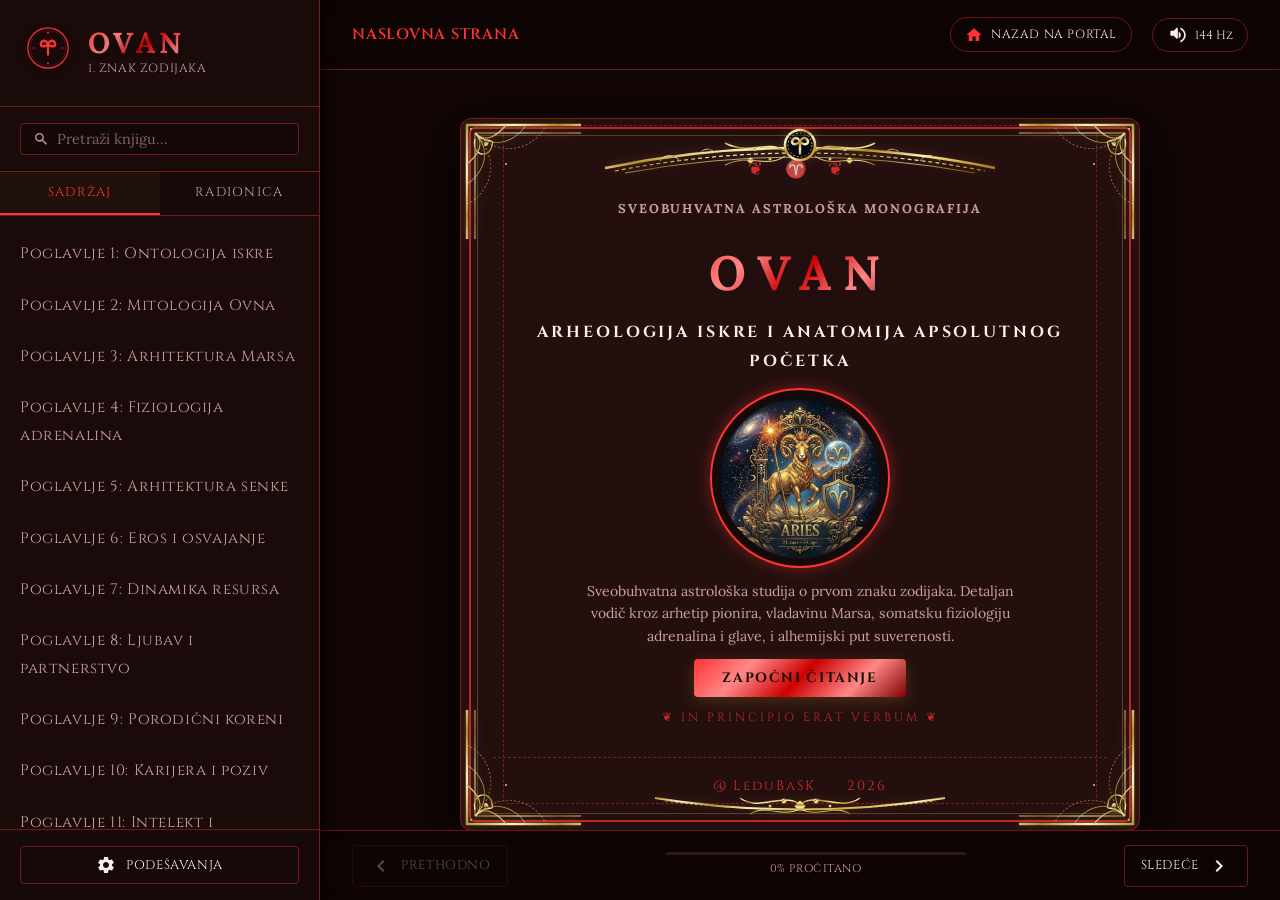
<file: ovan/index.html>
<!DOCTYPE html>
<html lang="sr">
<head>
  <meta charset="UTF-8">
  <meta name="viewport" content="width=device-width, initial-scale=1.0">
  <title>Ovan: Prvi Znak Zodijaka — Astrološki Vodič</title>
  
  <!-- SEO Meta Tags -->
  <meta name="description" content="Interaktivna web knjiga o prvom znaku zodijaka. Detaljan vodič kroz arhetip pionira, planetu Mars, somatsku fiziologiju adrenalina, glave i mišića, i alhemijski put suverenosti.">
  <meta name="keywords" content="ovan horoskop, astrologija ovan, mars vladar, dekanati ovna, zlatoruno, arhetip pionira, adrenalin, sveti bes, lobanja, sečivo, sveti brak marsa i venere">
  <meta name="author" content="LeduBaSK">

  <!-- Google Fonts -->
  <link rel="preconnect" href="https://fonts.googleapis.com">
  <link rel="preconnect" href="https://fonts.gstatic.com" crossorigin>
  <link href="https://fonts.googleapis.com/css2?family=Cinzel:wght@400;600;700;800;900&family=Lora:ital,wght@0,400;0,500;0,600;0,700;1,400;1,500;1,600;1,700&family=Playfair+Display:ital,wght@0,400;0,600;0,700;1,400&display=swap" rel="stylesheet">
  
  <script type="module" crossorigin src="./assets/index-Dt8U0kgm.js"></script>
  <link rel="stylesheet" crossorigin href="./assets/index-ak8ky3SY.css">
</head>
<body class="theme-electric">

  <!-- Reusable SVG Ornaments Defs -->
  <svg style="position: absolute; width: 0; height: 0; overflow: hidden;" aria-hidden="true">
    <defs>
      <!-- Gold Gradient -->
      <linearGradient id="gold-grad" x1="0%" y1="0%" x2="100%" y2="100%">
        <stop offset="0%" stop-color="#bf953f" />
        <stop offset="20%" stop-color="#fcf6ba" />
        <stop offset="40%" stop-color="#b38728" />
        <stop offset="60%" stop-color="#fbf5b7" />
        <stop offset="80%" stop-color="#d4a73a" />
        <stop offset="100%" stop-color="#aa771c" />
      </linearGradient>

      <!-- Corner Filigree Ornament -->
      <symbol id="svg-corner" viewBox="0 0 120 120">
        <path d="M 6 120 L 6 6 L 120 6" fill="none" stroke="url(#gold-grad)" stroke-width="2.5" />
        <path d="M 14 120 L 14 14 L 120 14" fill="none" stroke="url(#gold-grad)" stroke-width="1" />
        <path d="M 14 14 C 28 28, 35 15, 30 30 C 25 40, 10 35, 14 20" fill="none" stroke="url(#gold-grad)" stroke-width="1.2" />
        <path d="M 6 45 C 18 35, 24 24, 14 14 C 24 24, 35 18, 45 6" fill="none" stroke="url(#gold-grad)" stroke-width="1.2" />
        <path d="M 6 65 C 22 55, 32 32, 14 14 C 32 32, 55 22, 65 6" fill="none" stroke="url(#gold-grad)" stroke-width="0.8" />
        <path d="M 6 85 C 28 75, 42 42, 14 14 C 42 42, 75 28, 85 6" fill="none" stroke="url(#gold-grad)" stroke-width="0.6" stroke-dasharray="2 2" />
        <circle cx="25" cy="25" r="2" fill="url(#gold-grad)" />
        <circle cx="45" cy="45" r="1" fill="url(#gold-grad)" />
        <circle cx="10" cy="10" r="1" fill="url(#gold-grad)" />
      </symbol>

      <!-- Top Center Arch Ornament (Aries Glyph ♈ in center) -->
      <symbol id="svg-top-arch" viewBox="0 0 400 60">
        <path d="M 5 45 Q 200 5 395 45" fill="none" stroke="url(#gold-grad)" stroke-width="2.5" />
        <path d="M 15 48 Q 200 12 385 48" fill="none" stroke="url(#gold-grad)" stroke-width="1.2" stroke-dasharray="4 3" />
        <path d="M 25 50 Q 200 18 375 50" fill="none" stroke="url(#gold-grad)" stroke-width="0.7" />

        <path d="M 60 38 C 65 30, 75 32, 80 38" fill="none" stroke="url(#gold-grad)" stroke-width="1" />
        <path d="M 320 38 C 325 30, 335 32, 340 38" fill="none" stroke="url(#gold-grad)" stroke-width="1" />
        <path d="M 100 30 C 105 24, 112 26, 115 30" fill="none" stroke="url(#gold-grad)" stroke-width="0.8" />
        <path d="M 285 30 C 290 24, 297 26, 300 30" fill="none" stroke="url(#gold-grad)" stroke-width="0.8" />

        <g transform="translate(200, 28)">
          <circle cx="0" cy="-6" r="15" fill="#050814" stroke="url(#gold-grad)" stroke-width="2.5" class="arch-center-circle" />
          <circle cx="0" cy="-6" r="12" fill="none" stroke="url(#gold-grad)" stroke-width="0.8" stroke-dasharray="2 2" />
          <!-- Aries Glyph ♈ -->
          <g transform="translate(0, -6) scale(0.85)" stroke="url(#gold-grad)" fill="none" stroke-width="2.8" stroke-linecap="round" stroke-linejoin="round">
            <path d="M 0 10 L 0 -2 C 0 -7, -4 -10, -8 -7 C -11 -4, -9 0, -5 -1 C -2 -1.5, 0 -4, 0 -4 C 0 -4, 2 -1.5, 5 -1 C 9 0, 11 -4, 8 -7 C 4 -10, 0 -7, 0 -2" />
          </g>
          
          <path d="M -15 0 C -33 -12, -50 5, -75 -8" fill="none" stroke="url(#gold-grad)" stroke-width="1.5" />
          <path d="M 15 0 C 33 -12, 50 5, 75 -8" fill="none" stroke="url(#gold-grad)" stroke-width="1.5" />
          <path d="M -15 5 C -33 18, -50 2, -75 14" fill="none" stroke="url(#gold-grad)" stroke-width="1" />
          <path d="M 15 5 C 33 18, 50 2, 75 14" fill="none" stroke="url(#gold-grad)" stroke-width="1" />
          
          <circle cx="-45" cy="-2" r="2" fill="url(#gold-grad)" />
          <circle cx="45" cy="-2" r="2" fill="url(#gold-grad)" />
          <circle cx="-30" cy="8" r="1.5" fill="url(#gold-grad)" />
          <circle cx="30" cy="8" r="1.5" fill="url(#gold-grad)" />
        </g>

        <rect x="148" y="35" width="5" height="5" transform="rotate(45 150.5 37.5)" fill="url(#gold-grad)" />
        <rect x="247" y="35" width="5" height="5" transform="rotate(45 249.5 37.5)" fill="url(#gold-grad)" />
      </symbol>
      
      <!-- Bottom Center Scroll Ornament -->
      <symbol id="svg-bottom-scroll" viewBox="0 0 300 40">
        <path d="M 5 12 Q 150 35 295 12" fill="none" stroke="url(#gold-grad)" stroke-width="2" />
        <path d="M 15 15 Q 150 32 285 15" fill="none" stroke="url(#gold-grad)" stroke-width="0.8" stroke-dasharray="3 2" />
        <g transform="translate(150, 20)">
          <path d="M 0 -2 C -20 -14, -40 6, -60 -8" fill="none" stroke="url(#gold-grad)" stroke-width="1.5" />
          <path d="M 0 -2 C 20 -14, 40 6, 60 -8" fill="none" stroke="url(#gold-grad)" stroke-width="1.5" />
          <path d="M 0 3 C -18 12, -35 -2, -50 8" fill="none" stroke="url(#gold-grad)" stroke-width="1" />
          <path d="M 0 3 C 18 12, 35 -2, 50 8" fill="none" stroke="url(#gold-grad)" stroke-width="1" />
          <rect x="-4" y="-4" width="8" height="8" transform="rotate(45 0 0)" fill="url(#gold-grad)" />
          <circle cx="-16" cy="-5" r="2.5" fill="url(#gold-grad)" />
          <circle cx="16" cy="-5" r="2.5" fill="url(#gold-grad)" />
          <circle cx="-30" cy="0" r="1.5" fill="url(#gold-grad)" />
          <circle cx="30" cy="0" r="1.5" fill="url(#gold-grad)" />
        </g>
      </symbol>

      <!-- CHAPTER ILLUSTRATION 1: Aries Ram & Horns ♈ -->
      <symbol id="svg-illustration-aries" viewBox="0 0 120 120">
        <g stroke="url(#gold-grad)" fill="none" stroke-linecap="round" stroke-linejoin="round" stroke-width="2">
          <!-- Ram horns symbol -->
          <path d="M 60 95 L 60 50 C 60 32, 45 20, 32 30 C 22 38, 28 52, 40 50 C 48 48, 55 40, 60 40 C 65 40, 72 48, 80 50 C 92 52, 98 38, 88 30 C 75 20, 60 32, 60 50" stroke-width="2.5"/>
          <!-- Flame inside -->
          <path d="M 60 35 C 56 28, 60 20, 60 14 C 60 20, 64 28, 60 35 Z" fill="url(#gold-grad)" stroke="none"/>
          <!-- Circular frame elements -->
          <circle cx="60" cy="60" r="46" stroke-dasharray="4 3" stroke-width="0.8" />
          <!-- Electric sparks -->
          <line x1="60" y1="8" x2="60" y2="15" stroke-width="1.5" />
          <line x1="20" y1="40" x2="27" y2="44" stroke-width="1.5" />
          <line x1="100" y1="40" x2="93" y2="44" stroke-width="1.5" />
        </g>
      </symbol>

      <!-- CHAPTER ILLUSTRATION 2: Mars Shield & Spear ♂ -->
      <symbol id="svg-illustration-mars" viewBox="0 0 120 120">
        <g stroke="url(#gold-grad)" fill="none" stroke-linecap="round" stroke-linejoin="round" stroke-width="2">
          <!-- Mars symbol in center -->
          <circle cx="50" cy="70" r="16" stroke-width="2.5" />
          <line x1="61" y1="59" x2="80" y2="40" stroke-width="2.5" />
          <polyline points="66 40 80 40 80 54" stroke-width="2.5" />
          <!-- Outer geometric circle -->
          <circle cx="60" cy="60" r="46" stroke-width="0.8" stroke-dasharray="4 2" />
          <circle cx="60" cy="60" r="50" stroke-width="0.5" />
          <!-- Sparks -->
          <path d="M 25 35 L 20 40 L 27 45" stroke-width="1.2" />
          <path d="M 95 85 L 100 80 L 93 75" stroke-width="1.2" />
        </g>
      </symbol>

      <!-- CHAPTER ILLUSTRATION 3: Blade of Consciousness & Ares Spear -->
      <symbol id="svg-illustration-warrior" viewBox="0 0 120 120">
        <g stroke="url(#gold-grad)" fill="none" stroke-linecap="round" stroke-linejoin="round" stroke-width="2">
          <!-- Vertical sword/blade -->
          <path d="M 60 20 L 60 90" stroke-width="3" />
          <path d="M 50 80 L 70 80" stroke-width="2" />
          <path d="M 60 20 L 53 35 L 67 35 Z" fill="url(#gold-grad)" stroke-width="1" />
          <!-- Spark rings -->
          <circle cx="60" cy="60" r="48" stroke-dasharray="2 3" stroke-width="0.8" />
          <path d="M 40 45 C 50 40, 70 40, 80 45" stroke-width="1.5"/>
          <path d="M 40 55 C 50 60, 70 60, 80 55" stroke-width="1.5"/>
        </g>
      </symbol>

      <!-- SECTION DIVIDER ILLUSTRATION: Electric waveform/lightning divider -->
      <symbol id="svg-divider-gold" viewBox="0 0 200 24">
        <g fill="none" stroke="url(#gold-grad)">
          <!-- Center lightning-bolt diamond -->
          <rect x="96" y="8" width="8" height="8" transform="rotate(45 100 12)" stroke-width="1.5"/>
          <circle cx="100" cy="12" r="2" fill="url(#gold-grad)" />
          <!-- Electric sine-wave lines extending out -->
          <path d="M 90 12 L 80 6 L 70 18 L 60 6 L 50 12 L 10 12" stroke-width="1.2" />
          <path d="M 110 12 L 120 6 L 130 18 L 140 6 L 150 12 L 190 12" stroke-width="1.2" />
          <circle cx="45" cy="12" r="1.5" fill="url(#gold-grad)" />
          <circle cx="155" cy="12" r="1.5" fill="url(#gold-grad)" />
        </g>
      </symbol>
    </defs>
  </svg>

  <!-- Main App Shell -->
  <div class="app-container">
    
    <!-- Collapsible Sidebar Menu -->
    <aside class="sidebar" id="app-sidebar">
      <div class="sidebar-header">
        <a href="https://stellarbio.online" class="logo-link" id="logo-link">
          <div class="royal-emblem">
            <svg viewBox="0 0 100 100" width="48" height="48" class="gold-svg animate-rotate">
              <circle cx="50" cy="50" r="42" fill="none" stroke="currentColor" stroke-width="2.5"/>
              <circle cx="50" cy="50" r="37" fill="none" stroke="currentColor" stroke-dasharray="3 3" stroke-width="0.8"/>
              <!-- Aries Glyph ♈ -->
              <g transform="translate(50, 48) scale(1.6)" stroke="currentColor" fill="none" stroke-width="3.0" stroke-linecap="round" stroke-linejoin="round">
                <path d="M 0 10 L 0 -2 C 0 -7, -4 -10, -8 -7 C -11 -4, -9 0, -5 -1 C -2 -1.5, 0 -4, 0 -4 C 0 -4, 2 -1.5, 5 -1 C 9 0, 11 -4, 8 -7 C 4 -10, 0 -7, 0 -2" />
              </g>
              <circle cx="50" cy="18" r="2" fill="currentColor"/>
              <circle cx="20" cy="50" r="1.5" fill="currentColor"/>
              <circle cx="80" cy="50" r="1.5" fill="currentColor"/>
              <circle cx="50" cy="82" r="2" fill="currentColor"/>
            </svg>
          </div>
          <div class="title-group">
            <h1>OVAN</h1>
            <p class="subtitle">1. Znak Zodijaka</p>
          </div>
        </a>
        <button class="mobile-close-btn" id="sidebar-close-btn" aria-label="Zatvori meni">
          <svg viewBox="0 0 24 24" width="24" height="24"><path d="M19 6.41L17.59 5 12 10.59 6.41 5 5 6.41 10.59 12 5 17.59 6.41 19 12 13.41 17.59 19 19 17.59 13.41 12z" fill="currentColor"/></svg>
        </button>
      </div>

      <!-- Live Search Box -->
      <div class="search-box">
        <div class="search-input-wrapper">
          <svg viewBox="0 0 24 24" width="18" height="18" class="search-icon"><path d="M15.5 14h-.79l-.28-.27C15.41 12.59 16 11.11 16 9.5 16 5.91 13.09 3 9.5 3S3 5.91 3 9.5 5.91 16 9.5 16c1.61 0 3.09-.59 4.23-1.57l.27.28v.79l5 4.99L20.49 19l-4.99-5zm-6 0C7.01 14 5 11.99 5 9.5S7.01 5 9.5 5 14 7.01 14 9.5 11.99 14 9.5 14z" fill="currentColor"/></svg>
          <input type="text" id="search-input" placeholder="Pretraži knjigu..." autocomplete="off">
          <button id="search-clear-btn" class="hidden" aria-label="Očisti pretragu">
            <svg viewBox="0 0 24 24" width="16" height="16"><path d="M19 6.41L17.59 5 12 10.59 6.41 5 5 6.41 10.59 12 5 17.59 6.41 19 12 13.41 17.59 19 19 17.59 13.41 12z" fill="currentColor"/></svg>
          </button>
        </div>
        <div id="search-results-summary" class="search-results-summary hidden">Pronađeno 0 rezultata</div>
      </div>

      <!-- Navigation Tabs (Sadržaj vs Aktivnosti) -->
      <nav class="nav-tabs">
        <button class="tab-btn active" id="tab-toc">Sadržaj</button>
        <button class="tab-btn" id="tab-widgets">Radionica</button>
      </nav>

      <!-- TOC Menu list -->
      <div class="sidebar-scroll-area">
        <ul class="toc-list" id="toc-list-container">
          <!-- Dynamically populated from bookData.js -->
        </ul>

        <!-- Interactive widgets list (Radionica) -->
        <ul class="widgets-list hidden" id="widgets-list-container">
          <li class="widget-menu-item" data-widget="scale">
            <span class="icon">⚔️</span>
            <div class="widget-desc">
              <span class="title">Alhemijski Brak</span>
              <span class="detail">Sjedinjavanje Marsa i Venere</span>
            </div>
          </li>
          <li class="widget-menu-item" data-widget="calculator">
            <span class="icon">♈</span>
            <div class="widget-desc">
              <span class="title">Kalkulator Dekanata</span>
              <span class="detail">Saznajte vaš dekanat i marsovske uticaje</span>
            </div>
          </li>
          <li class="widget-menu-item" data-widget="quiz">
            <span class="icon">🛡️</span>
            <div class="widget-desc">
              <span class="title">Test Integracije</span>
              <span class="detail">Proverite zrelost arhetipa i kinetike</span>
            </div>
          </li>
          <li class="widget-menu-item" data-widget="journal">
            <span class="icon">✍️</span>
            <div class="widget-desc">
              <span class="title">Radna Sveska</span>
              <span class="detail">Refleksija i ekologija vatre</span>
            </div>
          </li>
        </ul>
      </div>

      <!-- Sidebar Footer Settings -->
      <div class="sidebar-footer">
        <button class="footer-action-btn" id="btn-settings-drawer" title="Podešavanja prikaza">
          <svg viewBox="0 0 24 24" width="20" height="20"><path d="M19.14 12.94c.04-.3.06-.61.06-.94 0-.32-.02-.64-.07-.94l2.03-1.58c.18-.14.23-.41.12-.61l-1.92-3.32c-.12-.22-.37-.29-.59-.22l-2.39.96c-.5-.38-1.03-.7-1.62-.94l-.36-2.54c-.04-.24-.24-.41-.48-.41h-3.84c-.24 0-.43.17-.47.41l-.36 2.54c-.59.24-1.13.57-1.62.94l-2.39-.96c-.22-.08-.47 0-.59.22L2.74 8.87c-.12.21-.08.47.12.61l2.03 1.58c-.05.3-.09.63-.09.94s.02.64.07.94l-2.03 1.58c-.18.14-.23.41-.12.61l1.92 3.32c.12.22.37.29.59.22l2.39-.96c.5.38 1.03.7 1.62.94l.36 2.54c.05.24.24.41.48.41h3.84c.24 0 .44-.17.47-.41l.36-2.54c.59-.24 1.13-.56 1.62-.94l2.39.96c.22.08.47 0 .59-.22l1.92-3.32c.12-.22.07-.47-.12-.61l-2.01-1.58zM12 15.6c-1.98 0-3.6-1.62-3.6-3.6s1.62-3.6 3.6-3.6 3.6 1.62 3.6 3.6-1.62 3.6-3.6 3.6z" fill="currentColor"/></svg>
          <span>Podešavanja</span>
        </button>
      </div>
    </aside>

    <!-- Main Workspace -->
    <main class="main-workspace">
      
      <!-- Top Action Bar -->
      <header class="top-bar">
        <div class="top-bar-left">
          <button class="hamburger-btn" id="sidebar-toggle-btn" aria-label="Otvori meni">
            <svg viewBox="0 0 24 24" width="24" height="24"><path d="M3 18h18v-2H3v2zm0-5h18v-2H3v2zm0-7v2h18V6H3z" fill="currentColor"/></svg>
          </button>
          <div class="current-chapter-indicator">
            <span id="current-chapter-name">Učitavanje...</span>
          </div>
        </div>
        
        <div class="top-bar-right">
          <!-- Back to AstroBioRhythm Portal -->
          <a href="https://stellarbio.online" class="portal-back-btn" title="Nazad na AstroBioRhythm">
            <svg viewBox="0 0 24 24" width="18" height="18" class="gold-svg"><path d="M10 20v-6h4v6h5v-8h3L12 3 2 12h3v8z" fill="currentColor"/></svg>
            <span class="mobile-hidden">Nazad na portal</span>
          </a>

          <!-- Audio Drone Synthesizer -->
          <div class="audio-control">
            <button class="sound-btn" id="btn-ambient-sound" title="Pusti ambijentalne frekvencije Marsa (144.72 Hz)">
              <svg viewBox="0 0 24 24" width="20" height="20" class="audio-icon-off"><path d="M16.5 12c0-1.77-1.02-3.29-2.5-4.03v8.05c1.48-.73 2.5-2.25 2.5-4.02zM12 4L9.91 6.09 12 8.18V4zm-8 8c0 .55.45 1 1 1h3l3.29 3.29c.63.63 1.71.18 1.71-.71V4.41c0-.89-1.08-1.34-1.71-.71L8 7H5c-.55 0-1 .45-1 1v4zm16.5 0c0 3.07-1.76 5.64-4.5 6.97v2.04c3.83-1.4 6.5-5.05 6.5-9.01s-2.67-7.61-6.5-9.01v2.04c2.74 1.33 4.5 3.9 4.5 6.97z" fill="currentColor"/></svg>
              <svg viewBox="0 0 24 24" width="20" height="20" class="audio-icon-on hidden"><path d="M12 3v10.55c-.59-.34-1.27-.55-2-.55-2.21 0-4 1.79-4 4s1.79 4 4 4 4-1.79 4-4V7h4V3h-6z" fill="currentColor"/></svg>
              <span class="mobile-hidden">144 Hz</span>
            </button>
          </div>

          <!-- Bookmarking button -->
          <button class="bookmark-btn" id="btn-toggle-bookmark" title="Obeleži ovu stranicu">
            <svg viewBox="0 0 24 24" width="22" height="22" class="bookmark-icon-empty"><path d="M17 3H7c-1.1 0-1.99.9-1.99 2L5 21l7-3 7 3V5c0-1.1-.9-2-2-2zm0 15l-5-2.18L7 18V5h10v13z" fill="currentColor"/></svg>
            <svg viewBox="0 0 24 24" width="22" height="22" class="bookmark-icon-filled hidden"><path d="M17 3H7c-1.1 0-2 .9-2 2v16l7-3 7 3V5c0-1.1-.9-2-2-2z" fill="currentColor"/></svg>
          </button>
        </div>
      </header>

      <!-- Search results display overlay -->
      <div id="search-results-overlay" class="search-overlay hidden">
        <div class="search-overlay-header">
          <h2>Rezultati pretrage za: "<span id="search-query-display"></span>"</h2>
          <button id="btn-close-search" class="close-overlay-btn">Zatvori rezultate</button>
        </div>
        <div class="search-overlay-scrollable">
          <div class="search-results-list" id="search-results-list-container">
            <!-- Populated by search matches -->
          </div>
        </div>
      </div>

      <!-- Main Reading / Widget Viewport -->
      <div class="viewport-content" id="viewport-content-container">
        
        <!-- Book Cover Page -->
        <article class="book-cover-page" id="book-cover-page">
          <div class="royal-frame">
            <div class="frame-edge top">
              <svg class="top-arch"><use href="#svg-top-arch"/></svg>
            </div>
            <div class="frame-corner top-left">
              <svg class="corner"><use href="#svg-corner"/></svg>
            </div>
            <div class="frame-corner top-right">
              <svg class="corner"><use href="#svg-corner"/></svg>
            </div>
            <div class="frame-corner bottom-left">
              <svg class="corner"><use href="#svg-corner"/></svg>
            </div>
            <div class="frame-corner bottom-right">
              <svg class="corner"><use href="#svg-corner"/></svg>
            </div>
            <div class="frame-edge bottom">
              <svg class="bottom-scroll"><use href="#svg-bottom-scroll"/></svg>
            </div>
          </div>

          <div class="cover-gold-border">
            <div class="cover-ornament-top">❦ ♈ ❦</div>
            <div class="cover-main-content">
              <h2 class="cover-author">Sveobuhvatna astrološka monografija</h2>
              <h1 class="cover-title">OVAN</h1>
              <h2 class="cover-subtitle">Arheologija iskre i anatomija apsolutnog početka</h2>
              <div class="cover-art-wrapper">
                <img src="./assets/Aries_cover-GyFXcdKq.png" alt="Arheologija iskre i anatomija apsolutnog početka" class="cover-art-img">
              </div>
              <p class="cover-meta">Sveobuhvatna astrološka studija o prvom znaku zodijaka. Detaljan vodič kroz arhetip pionira, vladavinu Marsa, somatsku fiziologiju adrenalina i glave, i alhemijski put suverenosti.</p>
              <button class="gold-btn btn-read-start" id="btn-start-reading">Započni Čitanje</button>
            </div>
            <div class="cover-ornament-bottom">❦ IN PRINCIPIO ERAT VERBUM ❦</div>
            
            <!-- Book Credit Footer -->
            <div class="book-credit-footer" id="book-credit-footer">
              <p>@ LeduBaSK &nbsp;&nbsp;&nbsp;&nbsp; 2026</p>
            </div>
          </div>
        </article>

        <!-- Chapter Reader Layout -->
        <article class="chapter-reader hidden" id="chapter-reader">
          <div class="royal-frame">
            <div class="frame-edge top">
              <svg class="top-arch"><use href="#svg-top-arch"/></svg>
            </div>
            <div class="frame-corner top-left">
              <svg class="corner"><use href="#svg-corner"/></svg>
            </div>
            <div class="frame-corner top-right">
              <svg class="corner"><use href="#svg-corner"/></svg>
            </div>
            <div class="frame-corner bottom-left">
              <svg class="corner"><use href="#svg-corner"/></svg>
            </div>
            <div class="frame-corner bottom-right">
              <svg class="corner"><use href="#svg-corner"/></svg>
            </div>
            <div class="frame-edge bottom">
              <svg class="bottom-scroll"><use href="#svg-bottom-scroll"/></svg>
            </div>
          </div>

          <div class="reader-content-wrapper" id="chapter-reader-content">
            <!-- Contents dynamically loaded here -->
          </div>
        </article>

        <!-- Interactive Widget: Alhemijski Filter (Saturn vs Uran) -->
        <section class="widget-container hidden" id="widget-scale-section">
          <div class="royal-frame">
            <div class="frame-edge top">
              <svg class="top-arch"><use href="#svg-top-arch"/></svg>
            </div>
            <div class="frame-corner top-left">
              <svg class="corner"><use href="#svg-corner"/></svg>
            </div>
            <div class="frame-corner top-right">
              <svg class="corner"><use href="#svg-corner"/></svg>
            </div>
            <div class="frame-corner bottom-left">
              <svg class="corner"><use href="#svg-corner"/></svg>
            </div>
            <div class="frame-corner bottom-right">
              <svg class="corner"><use href="#svg-corner"/></svg>
            </div>
            <div class="frame-edge bottom">
              <svg class="bottom-scroll"><use href="#svg-bottom-scroll"/></svg>
            </div>
          </div>
          <div class="widget-content-wrapper" id="widget-scale-content">
            <!-- Widget Alhemijski Filter UI -->
          </div>
        </section>

        <!-- Interactive Widget: Astro Calculator (Decanates) -->
        <section class="widget-container hidden" id="widget-calculator-section">
          <div class="royal-frame">
            <div class="frame-edge top">
              <svg class="top-arch"><use href="#svg-top-arch"/></svg>
            </div>
            <div class="frame-corner top-left">
              <svg class="corner"><use href="#svg-corner"/></svg>
            </div>
            <div class="frame-corner top-right">
              <svg class="corner"><use href="#svg-corner"/></svg>
            </div>
            <div class="frame-corner bottom-left">
              <svg class="corner"><use href="#svg-corner"/></svg>
            </div>
            <div class="frame-corner bottom-right">
              <svg class="corner"><use href="#svg-corner"/></svg>
            </div>
            <div class="frame-edge bottom">
              <svg class="bottom-scroll"><use href="#svg-bottom-scroll"/></svg>
            </div>
          </div>
          <div class="widget-content-wrapper" id="widget-calculator-content">
            <!-- Widget Calculator UI -->
          </div>
        </section>

        <!-- Interactive Widget: Quiz (Test Integracije) -->
        <section class="widget-container hidden" id="widget-quiz-section">
          <div class="royal-frame">
            <div class="frame-edge top">
              <svg class="top-arch"><use href="#svg-top-arch"/></svg>
            </div>
            <div class="frame-corner top-left">
              <svg class="corner"><use href="#svg-corner"/></svg>
            </div>
            <div class="frame-corner top-right">
              <svg class="corner"><use href="#svg-corner"/></svg>
            </div>
            <div class="frame-corner bottom-left">
              <svg class="corner"><use href="#svg-corner"/></svg>
            </div>
            <div class="frame-corner bottom-right">
              <svg class="corner"><use href="#svg-corner"/></svg>
            </div>
            <div class="frame-edge bottom">
              <svg class="bottom-scroll"><use href="#svg-bottom-scroll"/></svg>
            </div>
          </div>
          <div class="widget-content-wrapper" id="widget-quiz-content">
            <!-- Widget Quiz UI -->
          </div>
        </section>

        <!-- Interactive Widget: Journal (Radna Sveska) -->
        <section class="widget-container hidden" id="widget-journal-section">
          <div class="royal-frame">
            <div class="frame-edge top">
              <svg class="top-arch"><use href="#svg-top-arch"/></svg>
            </div>
            <div class="frame-corner top-left">
              <svg class="corner"><use href="#svg-corner"/></svg>
            </div>
            <div class="frame-corner top-right">
              <svg class="corner"><use href="#svg-corner"/></svg>
            </div>
            <div class="frame-corner bottom-left">
              <svg class="corner"><use href="#svg-corner"/></svg>
            </div>
            <div class="frame-corner bottom-right">
              <svg class="corner"><use href="#svg-corner"/></svg>
            </div>
            <div class="frame-edge bottom">
              <svg class="bottom-scroll"><use href="#svg-bottom-scroll"/></svg>
            </div>
          </div>
          <div class="widget-content-wrapper" id="widget-journal-content">
            <!-- Widget Journal UI -->
          </div>
        </section>

      </div>

      <!-- Bottom Nav / Page Controls -->
      <footer class="bottom-page-controls">
        <button class="nav-arrow-btn" id="btn-prev-page" disabled>
          <svg viewBox="0 0 24 24" width="24" height="24"><path d="M15.41 7.41L14 6l-6 6 6 6 1.41-1.41L10.83 12z" fill="currentColor"/></svg>
          <span class="control-label">Prethodno</span>
        </button>
        
        <div class="reading-progress-container">
          <div class="progress-bar-bg">
            <div class="progress-bar-fill" id="reading-progress-indicator" style="width: 0%;"></div>
          </div>
          <span class="progress-percentage" id="reading-progress-text">0% pročitano</span>
        </div>

        <button class="nav-arrow-btn" id="btn-next-page">
          <span class="control-label">Sledeće</span>
          <svg viewBox="0 0 24 24" width="24" height="24"><path d="M10 6L8.59 7.41 13.17 12l-4.58 4.59L10 18l6-6z" fill="currentColor"/></svg>
        </button>
      </footer>
    </main>
    
  </div>

  <!-- Settings Drawer Overlay -->
  <div class="settings-drawer-overlay hidden" id="settings-drawer">
    <div class="settings-drawer-content">
      <div class="drawer-header">
        <h3>Podešavanja knjige</h3>
        <button class="close-drawer-btn" id="btn-close-settings">
          <svg viewBox="0 0 24 24" width="20" height="20"><path d="M19 6.41L17.59 5 12 10.59 6.41 5 5 6.41 10.59 12 5 17.59 6.41 19 12 13.41 17.59 19 19 17.59 13.41 12z" fill="currentColor"/></svg>
        </button>
      </div>

      <div class="drawer-body">
        <!-- Theme Selector -->
        <div class="settings-group">
          <h4>Kraljevska Tema prikaza</h4>
          <div class="theme-selector-grid">
            <button class="theme-option active" data-theme="electric" title="Kardinalni oganj (Neon crvena & Kosmički pepeo)">
              <span class="color-dot" style="background: #110505; border: 1px solid #ff3333;"></span>
              <span class="theme-name">Kardinalni oganj</span>
            </button>
            <button class="theme-option" data-theme="platinum" title="Gvozdeni štit (Marsov čelik i gvožđe)">
              <span class="color-dot" style="background: #151820; border: 1px solid #b5c4d6;"></span>
              <span class="theme-name">Gvozdeni štit</span>
            </button>
            <button class="theme-option" data-theme="storm" title="Vulkanska lava (Duboka magma & ugalj)">
              <span class="color-dot" style="background: #0d0505; border: 1px solid #ff6600;"></span>
              <span class="theme-name">Vulkanska lava</span>
            </button>
            <button class="theme-option" data-theme="celestial" title="Solarna kruna (Bronza, zlato i ugalj)">
              <span class="color-dot" style="background: #110c05; border: 1px solid #bf953f;"></span>
              <span class="theme-name">Solarna kruna</span>
            </button>
            <button class="theme-option" data-theme="parchment" title="Ratnički kodeks (Svetli pergament & pepeo)">
              <span class="color-dot" style="background: #f5f2eb; border: 1px solid #aa771c;"></span>
              <span class="theme-name">Ratnički kodeks</span>
            </button>
          </div>
        </div>

        <!-- Typography Settings -->
        <div class="settings-group">
          <h4>Veličina teksta</h4>
          <div class="font-size-adjuster">
            <button class="size-btn" id="btn-size-decrease" title="Smanji slova">A-</button>
            <span class="size-display" id="font-size-display">100%</span>
            <button class="size-btn" id="btn-size-increase" title="Povećaj slova">A+</button>
          </div>
        </div>

        <!-- Layout mode settings -->
        <div class="settings-group">
          <h4>Način čitanja</h4>
          <div class="layout-toggle-group">
            <button class="layout-toggle-btn active" id="btn-layout-book" title="Knjiga (Stranicu po stranicu)">
              <span>Stranice</span>
            </button>
            <button class="layout-toggle-btn" id="btn-layout-scroll" title="Kontinuirani skrol">
              <span>Beskonačni skrol</span>
            </button>
          </div>
        </div>

        <!-- Bookmarks manager -->
        <div class="settings-group">
          <h4>Vaši obeleživači</h4>
          <div class="bookmarks-list-wrapper" id="bookmarks-list-container">
            <p class="empty-bookmarks">Nemate sačuvanih obeleživača.</p>
          </div>
        </div>

        <!-- Clear app data -->
        <div class="settings-group danger-zone">
          <button class="danger-btn-outline" id="btn-reset-app-data">Resetuj sve podatke</button>
        </div>
      </div>
    </div>
  </div>

  <!-- Audio Context initialization dialog -->
  <div class="audio-start-banner hidden" id="audio-banner">
    <div class="banner-content">
      <span class="music-icon">🎵</span>
      <p>Želite li da aktivirate suptilne zvučne talase od 144.72 Hz (frekvencija oktave Marsa) za mentalni fokus, kinetičku harmonizaciju i svesno uzemljenje tokom čitanja?</p>
      <div class="banner-buttons">
        <button class="gold-btn btn-small" id="btn-audio-accept">Aktiviraj</button>
        <button class="text-btn btn-small" id="btn-audio-decline">Zanemari</button>
      </div>
    </div>
  </div>

  <!-- Core Scripts -->
</body>
</html>
</file>
<file: Bik/assets/index-DKtFnfgO.css>
:root{--font-headings: "Cinzel", serif;--font-subheadings: "Playfair Display", serif;--font-body: "Lora", serif;--font-sans: "Lora", sans-serif;--gold-primary: #bf953f;--gold-light: #fcf6ba;--gold-medium: #b38728;--gold-dark: #aa771c;--gold-gradient: linear-gradient(135deg, #bf953f 0%, #fcf6ba 25%, #b38728 50%, #fbf5b7 75%, #aa771c 100%);--gold-glow: 0 0 15px rgba(191, 149, 63, .4);--transition-smooth: all .35s cubic-bezier(.25, .8, .25, 1);--transition-fast: all .15s ease-out;--font-size-base: 18px;--line-height-base: 1.8}body.theme-platinum{--color-bg: #151820;--color-bg-sidebar: #1e222d;--color-bg-card: #2a2f3e;--color-bg-accent: #373d50;--color-text-main: #f0f3f8;--color-text-muted: #a3b2c6;--color-border: rgba(181, 196, 214, .35);--color-border-hover: rgba(181, 196, 214, .65);--color-glow: rgba(181, 196, 214, .15);--color-scrollbar: #1e222d;--color-shadow: rgba(0, 0, 0, .7);background-color:var(--color-bg);color:var(--color-text-main);--gold-primary: #b5c4d6;--gold-light: #e2ebf5;--gold-medium: #7d91a8;--gold-dark: #4f6175;--gold-gradient: linear-gradient(135deg, #b5c4d6 0%, #e2ebf5 25%, #7d91a8 50%, #e2ebf5 75%, #4f6175 100%);--gold-glow: 0 0 15px rgba(181, 196, 214, .35);background-image:radial-gradient(circle at 10% 20%,rgba(181,196,214,.15) 0%,transparent 60%),radial-gradient(circle at 90% 80%,rgba(21,24,32,.4) 0%,transparent 60%)}body.theme-emerald{--color-bg: #092015;--color-bg-sidebar: #0e3020;--color-bg-card: #154530;--color-bg-accent: #1e5c41;--color-text-main: #f0fdf4;--color-text-muted: #bbf7d0;--color-border: rgba(191, 149, 63, .4);--color-border-hover: rgba(191, 149, 63, .7);--color-glow: rgba(191, 149, 63, .2);--color-scrollbar: #0a2519;--color-shadow: rgba(0, 0, 0, .8);background-color:var(--color-bg);color:var(--color-text-main);--gold-primary: #bf953f;--gold-light: #fcf6ba;--gold-medium: #b38728;--gold-dark: #aa771c;--gold-gradient: linear-gradient(135deg, #bf953f 0%, #fcf6ba 25%, #b38728 50%, #fbf5b7 75%, #aa771c 100%);--gold-glow: 0 0 15px rgba(191, 149, 63, .4);background-image:radial-gradient(ellipse at top left,rgba(191,149,63,.15) 0%,transparent 60%),radial-gradient(ellipse at bottom right,rgba(170,119,28,.2) 0%,transparent 70%),radial-gradient(circle at 50% 50%,#154530d9,#092015)}body.theme-storm{--color-bg: #140b05;--color-bg-sidebar: #20120a;--color-bg-card: #2d1a0f;--color-bg-accent: #3d2314;--color-text-main: #fef3c7;--color-text-muted: #f59e0b;--color-border: rgba(217, 119, 6, .4);--color-border-hover: rgba(217, 119, 6, .7);--color-glow: rgba(217, 119, 6, .2);--color-scrollbar: #1b0f08;--color-shadow: rgba(0, 0, 0, .85);background-color:var(--color-bg);color:var(--color-text-main);--gold-primary: #d97706;--gold-light: #fcd34d;--gold-medium: #b45309;--gold-dark: #78350f;--gold-gradient: linear-gradient(135deg, #d97706 0%, #fcd34d 25%, #b45309 50%, #fcd34d 75%, #78350f 100%);--gold-glow: 0 0 15px rgba(217, 119, 6, .4);background-image:radial-gradient(ellipse at top left,rgba(217,119,6,.15) 0%,transparent 60%),radial-gradient(ellipse at bottom right,rgba(120,53,15,.2) 0%,transparent 70%),radial-gradient(circle at 50% 50%,#2d1a0fd9,#140b05)}body.theme-celestial{--color-bg: #1c150c;--color-bg-sidebar: #291f12;--color-bg-card: #3a2d1a;--color-bg-accent: #4c3b22;--color-text-main: #fef8eb;--color-text-muted: #d9c29c;--color-border: rgba(191, 149, 63, .4);--color-border-hover: rgba(191, 149, 63, .7);--color-glow: rgba(191, 149, 63, .2);--color-scrollbar: #241c10;--color-shadow: rgba(0, 0, 0, .8);background-color:var(--color-bg);color:var(--color-text-main);--gold-primary: #bf953f;--gold-light: #fcf6ba;--gold-medium: #b38728;--gold-dark: #aa771c;--gold-gradient: linear-gradient(135deg, #bf953f 0%, #fcf6ba 25%, #b38728 50%, #fbf5b7 75%, #aa771c 100%);--gold-glow: 0 0 15px rgba(191, 149, 63, .4);background-image:radial-gradient(ellipse at top left,rgba(191,149,63,.15) 0%,transparent 60%),radial-gradient(ellipse at bottom right,rgba(170,119,28,.2) 0%,transparent 70%),radial-gradient(circle at 50% 50%,#3a2d1ad9,#1c150c)}body.theme-parchment{--color-bg: #fcfaf5;--color-bg-sidebar: #f0ebe0;--color-bg-card: #ffffff;--color-bg-accent: #e5dcc6;--color-text-main: #1f1810;--color-text-muted: #6b5a47;--color-border: rgba(162, 123, 44, .35);--color-border-hover: rgba(162, 123, 44, .7);--color-glow: rgba(162, 123, 44, .1);--color-scrollbar: #e5ddca;--color-shadow: rgba(45, 36, 25, .1);background-color:var(--color-bg);color:var(--color-text-main);--gold-primary: #a27b2c;--gold-light: #d4a73a;--gold-medium: #805c18;--gold-dark: #543b0c;--gold-gradient: linear-gradient(135deg, #a27b2c 0%, #d4a73a 50%, #543b0c 100%);--gold-glow: 0 0 15px rgba(162, 123, 44, .2);background-image:linear-gradient(rgba(162,123,44,.015) 1px,transparent 1px),linear-gradient(90deg,rgba(162,123,44,.015) 1px,transparent 1px);background-size:24px 24px}*{box-sizing:border-box;margin:0;padding:0}body{font-family:var(--font-body);font-size:var(--font-size-base);line-height:var(--line-height-base);height:100vh;overflow:hidden;transition:background-color .4s ease,color .4s ease}a{color:var(--gold-primary);text-decoration:none;transition:var(--transition-fast)}a:hover{color:var(--gold-light);text-decoration:underline}::-webkit-scrollbar{width:8px;height:8px}::-webkit-scrollbar-track{background:transparent}::-webkit-scrollbar-thumb{background:var(--color-scrollbar);border-radius:4px;border:1px solid var(--color-border)}::-webkit-scrollbar-thumb:hover{background:var(--gold-primary)}.app-container{display:flex;width:100vw;height:100vh;position:relative;overflow:hidden}.sidebar{width:320px;height:100%;background-color:var(--color-bg-sidebar);border-right:1px solid var(--color-border);display:flex;flex-direction:column;z-index:100;transition:transform .4s cubic-bezier(.25,.8,.25,1),background-color .4s ease,border-color .4s ease;box-shadow:2px 0 15px var(--color-shadow)}.sidebar-header{padding:24px;display:flex;align-items:center;gap:16px;border-bottom:1px solid var(--color-border);position:relative}.logo-link{display:flex;align-items:center;gap:16px;text-decoration:none;color:inherit;transition:opacity .2s ease}.logo-link:hover{text-decoration:none;opacity:.85}.title-group h1{font-size:1.8rem;letter-spacing:.15em;line-height:1.1;background:var(--gold-gradient);-webkit-background-clip:text;-webkit-text-fill-color:transparent;text-shadow:0 2px 4px rgba(0,0,0,.15)}.title-group .subtitle{font-size:.75rem;font-family:var(--font-headings);letter-spacing:.05em;color:var(--color-text-muted);text-transform:uppercase}.gold-svg{color:var(--gold-primary);filter:drop-shadow(0 2px 4px rgba(0,0,0,.2))}.animate-rotate{transition:transform .8s ease-in-out}.animate-rotate:hover{transform:rotate(180deg)}.mobile-close-btn{display:none;background:none;border:none;color:var(--color-text-main);cursor:pointer;padding:4px}.search-box{padding:16px 20px;border-bottom:1px solid var(--color-border)}.search-input-wrapper{display:flex;align-items:center;background-color:#00000040;border:1px solid var(--color-border);border-radius:4px;padding:6px 12px;gap:8px;transition:var(--transition-fast)}.search-input-wrapper:focus-within{border-color:var(--gold-primary);box-shadow:0 0 8px #bf953f4d}.search-icon{color:var(--color-text-muted)}.search-box input{background:none;border:none;color:var(--color-text-main);font-family:var(--font-sans);font-size:.9rem;width:100%;outline:none}.search-box input::placeholder{color:var(--color-text-muted);opacity:.6}#search-clear-btn{background:none;border:none;color:var(--color-text-muted);cursor:pointer}.search-results-summary{font-size:.75rem;color:var(--gold-primary);margin-top:6px;text-align:right;font-family:var(--font-sans)}.nav-tabs{display:flex;border-bottom:1px solid var(--color-border);background-color:#0000001a}.tab-btn{flex:1;background:none;border:none;border-bottom:2px solid transparent;color:var(--color-text-muted);padding:12px;font-family:var(--font-headings);font-size:.8rem;text-transform:uppercase;letter-spacing:.1em;cursor:pointer;transition:var(--transition-fast)}.tab-btn:hover{color:var(--color-text-main)}.tab-btn.active{color:var(--gold-primary);border-bottom-color:var(--gold-primary);background-color:#bf953f0d}.sidebar-scroll-area{flex:1;overflow-y:auto;padding:16px 8px}.toc-list,.widgets-list{list-style:none}.toc-list li{margin-bottom:8px}.toc-item{display:block;padding:8px 12px;border-radius:4px;color:var(--color-text-muted);font-family:var(--font-headings);font-size:.95rem;letter-spacing:.04em;cursor:pointer;transition:var(--transition-fast)}.toc-item:hover{background-color:#bf953f14;color:var(--color-text-main);padding-left:16px}.toc-item.active{background:var(--gold-gradient);color:#120d03!important;font-weight:600;box-shadow:0 2px 8px #00000026}.widget-menu-item{display:flex;align-items:center;gap:16px;padding:12px;border-radius:6px;margin-bottom:8px;border:1px solid transparent;background-color:#00000026;cursor:pointer;transition:var(--transition-smooth)}.widget-menu-item:hover{background-color:#bf953f0f;border-color:var(--color-border);transform:translateY(-2px)}.widget-menu-item.active{border-color:var(--gold-primary);background-color:#bf953f1a;box-shadow:var(--gold-glow)}.widget-menu-item .icon{font-size:1.5rem;color:var(--gold-primary);text-shadow:0 0 8px rgba(191,149,63,.3)}.widget-desc{display:flex;flex-direction:column}.widget-desc .title{font-family:var(--font-headings);font-size:.95rem;color:var(--color-text-main);font-weight:600}.widget-desc .detail{font-size:.7rem;color:var(--color-text-muted);font-family:var(--font-sans)}.sidebar-footer{padding:16px 20px;border-top:1px solid var(--color-border);background-color:#00000026}.footer-action-btn{width:100%;display:flex;align-items:center;justify-content:center;gap:10px;background:none;border:1px solid var(--color-border);border-radius:4px;color:var(--color-text-main);padding:8px 12px;font-family:var(--font-headings);font-size:.8rem;text-transform:uppercase;letter-spacing:.05em;cursor:pointer;transition:var(--transition-fast)}.footer-action-btn:hover{background-color:var(--gold-primary);color:#120d03;border-color:var(--gold-primary);box-shadow:var(--gold-glow)}.main-workspace{flex:1;height:100%;display:flex;flex-direction:column;position:relative;overflow:hidden;background-color:var(--color-bg)}.top-bar{height:70px;border-bottom:1px solid var(--color-border);padding:0 32px;display:flex;align-items:center;justify-content:space-between;background-color:#0000001f;-webkit-backdrop-filter:blur(8px);backdrop-filter:blur(8px);z-index:90}.top-bar-left{display:flex;align-items:center;gap:16px}.hamburger-btn{background:none;border:none;color:var(--color-text-main);cursor:pointer;padding:4px;display:none}.current-chapter-indicator{font-family:var(--font-headings);font-size:.95rem;letter-spacing:.05em;color:var(--gold-primary);font-weight:600;text-transform:uppercase}.top-bar-right{display:flex;align-items:center;gap:20px}.sound-btn{background:none;border:1px solid var(--color-border);border-radius:20px;color:var(--color-text-main);display:flex;align-items:center;gap:8px;padding:6px 14px;font-family:var(--font-headings);font-size:.75rem;cursor:pointer;transition:var(--transition-fast)}.sound-btn:hover{border-color:var(--gold-primary);background-color:#bf953f0f}.sound-btn.active{background-color:var(--gold-primary);color:#120d03;border-color:var(--gold-primary);box-shadow:var(--gold-glow)}.bookmark-btn{background:none;border:none;color:var(--color-text-muted);cursor:pointer;padding:4px;transition:var(--transition-fast)}.bookmark-btn:hover{color:var(--gold-primary);transform:scale(1.1)}.bookmark-btn.active{color:var(--gold-primary);filter:drop-shadow(0 0 4px rgba(191,149,63,.4))}.viewport-content{flex:1;overflow-y:auto;position:relative;padding:48px 24px;display:flex;flex-direction:column;align-items:center}.book-credit-footer{text-align:center;padding:16px 20px 0;border-top:1px dashed var(--color-border);margin-top:24px}.book-credit-footer p{font-family:var(--font-headings);font-size:.85rem;letter-spacing:.15em;color:var(--gold-primary);opacity:.8}.royal-frame{position:absolute;top:0;left:0;width:100%;height:100%;pointer-events:none;z-index:10}.royal-frame:before{content:"";position:absolute;top:8px;left:8px;right:8px;bottom:8px;border:2px solid var(--gold-primary);border-radius:6px;opacity:.7}.royal-frame:after{content:"";position:absolute;top:16px;left:16px;right:16px;bottom:16px;border:1px solid rgba(191,149,63,.35);border-radius:4px}.frame-corner{position:absolute;width:120px;height:120px}.frame-corner svg.corner{width:100%;height:100%;filter:drop-shadow(0 0 6px rgba(191,149,63,.3))}.frame-corner.top-left{top:0;left:0}.frame-corner.top-right{top:0;right:0;transform:scaleX(-1)}.frame-corner.bottom-left{bottom:0;left:0;transform:scaleY(-1)}.frame-corner.bottom-right{bottom:0;right:0;transform:scale(-1)}.frame-edge{position:absolute}.frame-edge.top{top:4px;left:120px;right:120px;height:60px;display:flex;justify-content:center;align-items:flex-start}.frame-edge svg.top-arch{width:400px;height:60px;filter:drop-shadow(0 0 4px rgba(191,149,63,.25))}.frame-edge.bottom{bottom:4px;left:120px;right:120px;height:40px;display:flex;justify-content:center;align-items:flex-end}.frame-edge svg.bottom-scroll{width:300px;height:40px;filter:drop-shadow(0 0 4px rgba(191,149,63,.25))}.frame-edge.left{left:6px;top:120px;bottom:120px;width:10px;border-left:2px solid var(--gold-primary);opacity:.5}.frame-edge.right{right:6px;top:120px;bottom:120px;width:10px;border-right:2px solid var(--gold-primary);opacity:.5}.book-cover-page{width:100%;max-width:680px;margin:auto;padding:24px 48px;position:relative;background-color:var(--color-bg-card);border-radius:12px;box-shadow:0 15px 45px var(--color-shadow);border:1px solid var(--color-border);overflow:hidden;flex-shrink:0;min-height:fit-content;height:fit-content}.cover-gold-border{padding:24px 0;text-align:center;position:relative}.cover-gold-border:after{content:"";position:absolute;top:-10px;left:10px;right:10px;bottom:10px;border:1px dashed var(--color-border);border-radius:6px;pointer-events:none}.cover-ornament-top{text-align:center;font-family:var(--font-headings);font-size:1.1rem;letter-spacing:.5em;color:var(--gold-primary);margin-bottom:16px;padding-top:8px;opacity:.8}.cover-ornament-bottom{text-align:center;font-family:var(--font-headings);font-size:.75rem;letter-spacing:.25em;color:var(--gold-primary);text-transform:uppercase;margin-top:16px;padding-bottom:8px;opacity:.7}.cover-main-content{margin:10px 0;display:flex;flex-direction:column;align-items:center}.cover-author{font-size:.8rem;text-transform:uppercase;letter-spacing:.15em;color:var(--color-text-muted);margin-bottom:16px}.cover-title{font-size:3.8rem;font-weight:900;letter-spacing:.25em;margin-bottom:4px;background:var(--gold-gradient);-webkit-background-clip:text;-webkit-text-fill-color:transparent;filter:drop-shadow(0 2px 4px rgba(0,0,0,.3))}.cover-subtitle{font-size:1.15rem;font-family:var(--font-headings);text-transform:uppercase;letter-spacing:.18em;color:var(--color-text-main);margin-bottom:16px}.cover-art-wrapper{width:240px;height:240px;border-radius:50%;border:2px solid var(--gold-primary);padding:8px;background-color:#0006;box-shadow:var(--gold-glow);margin-bottom:16px;overflow:hidden;display:flex;align-items:center;justify-content:center;transition:var(--transition-smooth)}.cover-art-wrapper:hover{border-color:var(--gold-light);box-shadow:0 0 25px #bf953fbf}.cover-art-img{width:100%;height:100%;object-fit:cover;border-radius:50%;transition:transform .8s ease}.cover-art-wrapper:hover .cover-art-img{transform:scale(1.1)}.cover-meta{font-size:.95rem;max-width:440px;margin:0 auto 16px;color:var(--color-text-muted);line-height:1.6}.gold-btn{background:var(--gold-gradient);color:#120d03;border:none;border-radius:4px;padding:14px 36px;font-family:var(--font-headings);font-weight:700;font-size:.9rem;text-transform:uppercase;letter-spacing:.12em;cursor:pointer;box-shadow:0 4px 15px #aa771c4d;transition:var(--transition-smooth);position:relative;z-index:5}.gold-btn:hover{transform:translateY(-2px);box-shadow:var(--gold-glow)}.gold-btn:active{transform:translateY(0)}.chapter-reader{width:100%;max-width:780px;margin:0 auto;opacity:1;transition:opacity .3s ease;padding:80px 60px;position:relative;background-color:var(--color-bg-card);border-radius:12px;box-shadow:0 15px 45px var(--color-shadow);border:1px solid var(--color-border)}.chapter-reader:before{content:"";position:absolute;top:20px;left:20px;right:20px;bottom:20px;border:1px dashed var(--color-border);border-radius:8px;pointer-events:none}.reader-chapter-title{font-size:2.2rem;margin-bottom:40px;text-align:center;line-height:1.3;border-bottom:1px solid var(--color-border);padding-bottom:24px;position:relative;color:var(--gold-primary);letter-spacing:.05em;text-transform:uppercase}.reader-chapter-title:after{content:"♍";position:absolute;bottom:-15px;left:50%;transform:translate(-50%);background-color:var(--color-bg-card);padding:0 20px;color:var(--gold-primary);font-size:1.4rem;font-weight:400;transition:background-color .4s ease}.reader-section{margin-bottom:48px;position:relative;z-index:5}.reader-section-title{font-size:1.4rem;font-family:var(--font-subheadings);color:var(--gold-primary);margin-top:36px;margin-bottom:20px;line-height:1.4;letter-spacing:.02em}.chapter-reader p{margin-bottom:20px;font-size:1.05rem;text-align:justify;text-justify:inter-word;color:var(--color-text-main);position:relative;z-index:5}.chapter-reader .drop-cap:first-letter{float:left;font-family:var(--font-headings);font-size:3.6rem;line-height:.85;padding-top:4px;padding-right:12px;padding-left:2px;color:var(--gold-primary);font-weight:700;text-shadow:1px 1px 0 rgba(0,0,0,.15);background:var(--gold-gradient);-webkit-background-clip:text;-webkit-text-fill-color:transparent}.chapter-reader h4{font-size:1.1rem;margin-top:28px;margin-bottom:14px;color:var(--color-text-main);border-left:3px solid var(--gold-primary);padding-left:12px;text-transform:uppercase;letter-spacing:.06em}.chapter-reader ul,.chapter-reader ol{margin-left:28px;margin-bottom:24px;color:var(--color-text-main);position:relative;z-index:5}.chapter-reader li{margin-bottom:10px;font-size:1.05rem;line-height:1.7}.section-divider{display:flex;align-items:center;justify-content:center;margin:40px 0;color:var(--color-border)}.section-divider span{font-size:1.2rem;letter-spacing:.5em;padding:0 10px;color:var(--gold-primary)}.term-highlight{border-bottom:1px dashed var(--gold-primary);color:var(--color-text-main);cursor:help;position:relative;display:inline}.term-highlight:hover{color:var(--gold-primary);background-color:#bf953f0f}.term-tooltip{visibility:hidden;width:250px;background-color:var(--color-bg-sidebar);color:var(--color-text-main);text-align:left;border-radius:6px;border:1px solid var(--gold-primary);padding:12px;position:absolute;z-index:200;bottom:125%;left:50%;transform:translate(-50%);opacity:0;transition:opacity .3s ease,transform .3s ease;font-family:var(--font-sans);font-size:.8rem;line-height:1.5;box-shadow:0 5px 15px #0006;pointer-events:none}.term-highlight:hover .term-tooltip{visibility:visible;opacity:1;transform:translate(-50%,-8px)}.bookmark-tag{position:absolute;top:0;right:50px;width:28px;height:40px;background:var(--gold-gradient);clip-path:polygon(0% 0%,100% 0%,100% 100%,50% 80%,0% 100%);display:flex;align-items:center;justify-content:center;color:#120d03;font-size:.9rem;box-shadow:0 2px 5px #00000040;animation:slideDown .35s cubic-bezier(.25,.8,.25,1);z-index:15}@keyframes slideDown{0%{transform:translateY(-40px)}to{transform:translateY(0)}}.widget-container{width:100%;max-width:780px;margin:0 auto;padding:80px 60px;background-color:var(--color-bg-card);border-radius:12px;border:1px solid var(--color-border);box-shadow:0 15px 45px var(--color-shadow);position:relative;transition:all .4s ease}.widget-container:before{content:"";position:absolute;top:20px;left:20px;right:20px;bottom:20px;border:1px dashed var(--color-border);border-radius:8px;pointer-events:none}.widget-header{text-align:center;margin-bottom:32px;border-bottom:1px solid var(--color-border);padding-bottom:20px;position:relative;z-index:5}.widget-header h3{font-size:1.8rem;color:var(--gold-primary);margin-bottom:8px;text-transform:uppercase;letter-spacing:.05em}.widget-header p{font-size:.95rem;color:var(--color-text-muted)}.chalice-arena{display:flex;flex-direction:column;align-items:center;gap:24px;position:relative;z-index:5}.chalice-canvas-wrapper{width:100%;height:250px;background-color:#00000040;border:1px solid var(--color-border);border-radius:6px;position:relative;overflow:hidden;display:flex;align-items:center;justify-content:center;box-shadow:inset 0 2px 10px #0006}.chalice-svg{width:100%;height:100%}.balance-status-alert{padding:16px 20px;border-radius:6px;border:1px solid var(--color-border);background-color:#00000026;font-size:.95rem;line-height:1.6;text-align:center;max-width:600px;font-family:var(--font-sans)}.balance-status-alert.balanced{border-color:#789072;background-color:#7890721a;box-shadow:0 0 15px #78907233}.weights-grid{display:grid;grid-template-columns:repeat(auto-fill,minmax(140px,1fr));gap:12px;margin-top:12px}.weight-item{background-color:#0003;border:1px solid var(--color-border);border-radius:4px;padding:10px;text-align:center;cursor:pointer;transition:var(--transition-smooth);display:flex;flex-direction:column;gap:4px}.weight-item:hover{background-color:#bf953f0f;border-color:var(--gold-primary);transform:translateY(-2px)}.weight-item.active{background:var(--gold-gradient);border-color:var(--gold-primary);box-shadow:0 4px 10px #aa771c40}.weight-item.active .weight-name{color:#120d03;font-weight:600}.weight-item.active .weight-type{color:#120d03b3}.weight-name{font-size:.85rem;font-family:var(--font-headings);color:var(--color-text-main);transition:var(--transition-fast)}.weight-type{font-size:.65rem;text-transform:uppercase;letter-spacing:.05em;color:var(--color-text-muted)}.weight-type.light{color:#a3b8a7}.weight-type.shadow{color:#d8c3b9}.calc-arena{display:flex;flex-direction:column;align-items:center;gap:32px;position:relative;z-index:5;width:100%}.calc-inputs{display:flex;flex-direction:column;align-items:center;gap:16px;width:100%;max-width:500px}.calc-inputs label{font-family:var(--font-headings);font-size:1.05rem;color:var(--gold-primary);letter-spacing:.05em}.birthdate-input-wrapper{display:flex;gap:12px;width:100%}.calc-select{flex:1;background-color:var(--color-bg-sidebar);border:1px solid var(--color-border);border-radius:4px;color:var(--color-text-main);padding:12px;font-family:var(--font-sans);font-size:.95rem;outline:none;cursor:pointer;transition:var(--transition-fast)}.calc-select:focus{border-color:var(--gold-primary)}.calc-btn{background:var(--gold-gradient);color:#120d03;border:none;border-radius:4px;padding:12px 28px;font-family:var(--font-headings);font-weight:700;cursor:pointer;transition:var(--transition-smooth)}.calc-btn:hover{box-shadow:var(--gold-glow)}.calc-result-card{width:100%;max-width:580px;background-color:#00000026;border:1px solid var(--color-border);border-radius:6px;padding:24px;animation:fadeIn .4s ease}.result-card-header{border-bottom:1px solid var(--color-border);padding-bottom:12px;margin-bottom:16px;display:flex;flex-direction:column;gap:4px}.result-card-header h4{font-size:1.3rem;font-family:var(--font-headings);color:var(--gold-primary)}.planet-rulers{font-size:.75rem;text-transform:uppercase;letter-spacing:.08em;color:var(--color-text-muted)}.calc-result-card p{font-size:1rem;line-height:1.6;color:var(--color-text-main);margin-bottom:12px}.calc-result-card h5{font-size:.85rem;text-transform:uppercase;letter-spacing:.06em;margin-top:16px;margin-bottom:8px}.calc-result-card ul{margin-left:20px;margin-bottom:16px}.calc-result-card li{font-size:.95rem;line-height:1.5;margin-bottom:6px;color:var(--color-text-main)}.quiz-progress-bar{width:100%;height:4px;background-color:var(--color-bg-accent);border-radius:2px;margin-bottom:24px;overflow:hidden;position:relative;z-index:5}.quiz-progress-fill{height:100%;background:var(--gold-gradient);transition:width .3s ease}.quiz-question-card{position:relative;z-index:5;width:100%;max-width:580px;margin:0 auto}.quiz-question-text{font-size:1.25rem;font-family:var(--font-subheadings);color:var(--color-text-main);line-height:1.5;margin-bottom:24px;text-align:center}.quiz-options-list{display:flex;flex-direction:column;gap:12px}.quiz-option-item{background-color:#00000040;border:1px solid var(--color-border);border-radius:4px;padding:16px 20px;cursor:pointer;font-size:.95rem;line-height:1.5;transition:var(--transition-smooth)}.quiz-option-item:hover{border-color:var(--gold-primary);background-color:#bf953f0f;transform:translate(4px)}.quiz-result-block{text-align:center;position:relative;z-index:5;width:100%;max-width:580px;margin:0 auto}.quiz-result-score{font-size:3.2rem;font-weight:800;background:var(--gold-gradient);-webkit-background-clip:text;-webkit-text-fill-color:transparent;margin-bottom:8px}.quiz-result-title{font-family:var(--font-headings);font-size:1.3rem;color:var(--gold-primary);letter-spacing:.05em;text-transform:uppercase}.quiz-result-description{font-size:1rem;line-height:1.7;color:var(--color-text-main);margin-bottom:32px;text-align:justify}.journal-arena{display:flex;flex-direction:column;gap:28px;position:relative;z-index:5;width:100%}.journal-entry-card{background-color:#00000026;border:1px solid var(--color-border);border-radius:6px;padding:24px}.journal-prompt{font-size:1.05rem;font-family:var(--font-subheadings);color:var(--gold-primary);line-height:1.5;margin-bottom:14px}.journal-textarea{width:100%;height:140px;background-color:var(--color-bg-sidebar);border:1px solid var(--color-border);border-radius:4px;color:var(--color-text-main);font-family:var(--font-sans);font-size:.95rem;line-height:1.6;padding:12px;resize:vertical;outline:none;transition:var(--transition-fast)}.journal-textarea:focus{border-color:var(--gold-primary)}.journal-actions{display:flex;justify-content:flex-end;margin-top:8px;height:20px}.save-alert-tag{font-size:.7rem;color:var(--gold-primary);font-family:var(--font-headings);text-transform:uppercase;letter-spacing:.05em;opacity:0;transition:opacity .3s ease;pointer-events:none}.save-alert-tag.visible{opacity:1}.bottom-page-controls{height:70px;border-top:1px solid var(--color-border);padding:0 32px;display:flex;align-items:center;justify-content:space-between;background-color:#0000001f;-webkit-backdrop-filter:blur(8px);backdrop-filter:blur(8px);z-index:90}.nav-arrow-btn{background:none;border:1px solid var(--color-border);border-radius:4px;color:var(--color-text-main);padding:8px 16px;font-family:var(--font-headings);font-size:.8rem;text-transform:uppercase;letter-spacing:.05em;cursor:pointer;display:flex;align-items:center;gap:8px;transition:var(--transition-fast)}.nav-arrow-btn:hover:not(:disabled){border-color:var(--gold-primary);background-color:#bf953f0f;color:var(--gold-primary)}.nav-arrow-btn:disabled{opacity:.3;cursor:not-allowed}.reading-progress-container{display:flex;flex-direction:column;align-items:center;gap:4px;flex:1;max-width:300px}.progress-bar-bg{width:100%;height:3px;background-color:var(--color-bg-accent);border-radius:1.5px;overflow:hidden}.progress-bar-fill{height:100%;background:var(--gold-gradient);transition:width .3s ease}.progress-percentage{font-size:.7rem;font-family:var(--font-headings);text-transform:uppercase;letter-spacing:.05em;color:var(--color-text-muted)}.settings-drawer-overlay{position:fixed;top:0;left:0;width:100vw;height:100vh;background-color:#00000080;-webkit-backdrop-filter:blur(4px);backdrop-filter:blur(4px);z-index:1000;display:flex;justify-content:flex-end}.settings-drawer-overlay.hidden{display:none}.settings-drawer-content{width:100%;max-width:360px;height:100%;background-color:var(--color-bg-sidebar);border-left:1px solid var(--color-border);display:flex;flex-direction:column;box-shadow:-5px 0 25px #00000080;animation:slideLeft .35s cubic-bezier(.25,.8,.25,1)}@keyframes slideLeft{0%{transform:translate(100%)}to{transform:translate(0)}}.drawer-header{padding:24px;border-bottom:1px solid var(--color-border);display:flex;align-items:center;justify-content:space-between}.drawer-header h3{font-family:var(--font-headings);font-size:1.25rem;color:var(--gold-primary);text-transform:uppercase;letter-spacing:.05em}.close-drawer-btn{background:none;border:none;color:var(--color-text-muted);cursor:pointer;padding:4px;transition:var(--transition-fast)}.close-drawer-btn:hover{color:var(--color-text-main)}.drawer-body{flex:1;overflow-y:auto;padding:24px;display:flex;flex-direction:column;gap:28px}.settings-group{display:flex;flex-direction:column;gap:12px}.settings-group h4{font-family:var(--font-headings);font-size:.85rem;text-transform:uppercase;letter-spacing:.05em;color:var(--gold-primary);border-bottom:1px solid var(--color-border);padding-bottom:6px}.theme-selector-grid{display:grid;grid-template-columns:repeat(2,1fr);gap:8px}.theme-option{background-color:#00000040;border:1px solid var(--color-border);border-radius:4px;padding:10px;display:flex;align-items:center;gap:10px;cursor:pointer;transition:var(--transition-fast)}.theme-option:hover{border-color:var(--gold-primary)}.theme-option.active{border-color:var(--gold-primary);background-color:#bf953f14}.color-dot{width:14px;height:14px;border-radius:50%;flex-shrink:0}.theme-name{font-size:.75rem;font-family:var(--font-headings);color:var(--color-text-main);text-align:left}.font-size-adjuster{display:flex;align-items:center;gap:16px;justify-content:center;background-color:#00000026;border:1px solid var(--color-border);border-radius:4px;padding:10px}.size-btn{background:none;border:1px solid var(--color-border);border-radius:4px;color:var(--color-text-main);width:36px;height:36px;font-family:var(--font-headings);font-weight:700;cursor:pointer;transition:var(--transition-fast)}.size-btn:hover{border-color:var(--gold-primary);color:var(--gold-primary)}.size-display{font-family:var(--font-headings);font-size:1rem;width:60px;text-align:center;color:var(--color-text-main)}.layout-toggle-group{display:flex;gap:8px}.layout-toggle-btn{flex:1;background-color:#00000040;border:1px solid var(--color-border);border-radius:4px;color:var(--color-text-muted);padding:10px;font-family:var(--font-headings);font-size:.75rem;text-transform:uppercase;letter-spacing:.05em;cursor:pointer;transition:var(--transition-fast)}.layout-toggle-btn:hover{border-color:var(--gold-primary);color:var(--color-text-main)}.layout-toggle-btn.active{border-color:var(--gold-primary);background-color:#bf953f14;color:var(--gold-primary);font-weight:600}.bookmarks-list-wrapper{max-height:180px;overflow-y:auto;display:flex;flex-direction:column;gap:8px}.empty-bookmarks{font-size:.8rem;color:var(--color-text-muted);text-align:center;font-style:italic;padding:12px 0}.bookmark-list-item{display:flex;align-items:center;justify-content:space-between;background-color:#00000026;border:1px solid var(--color-border);border-radius:4px;padding:8px 12px}.bookmark-link-text{font-family:var(--font-headings);font-size:.75rem;color:var(--color-text-main);cursor:pointer;text-align:left;flex:1;margin-right:8px;overflow:hidden;text-overflow:ellipsis;white-space:nowrap}.bookmark-link-text:hover{color:var(--gold-primary)}.bookmark-delete-btn{background:none;border:none;color:#ef4444;cursor:pointer;padding:2px;opacity:.7;transition:opacity .2s ease}.bookmark-delete-btn:hover{opacity:1}.danger-zone{margin-top:auto;border-top:1px solid rgba(239,68,68,.2);padding-top:16px}.danger-btn-outline{width:100%;background:none;border:1px solid #ef4444;border-radius:4px;color:#ef4444;padding:10px;font-family:var(--font-headings);font-size:.75rem;text-transform:uppercase;letter-spacing:.05em;cursor:pointer;transition:var(--transition-fast)}.danger-btn-outline:hover{background-color:#ef4444;color:#fff}.audio-start-banner{position:fixed;bottom:24px;right:24px;max-width:380px;background-color:var(--color-bg-sidebar);border:1px solid var(--gold-primary);border-radius:8px;box-shadow:0 10px 30px #00000080;z-index:2000;animation:slideUp .4s cubic-bezier(.25,.8,.25,1);padding:20px}.banner-content{display:flex;flex-direction:column;gap:12px;align-items:center;text-align:center}.music-icon{font-size:1.8rem;color:var(--gold-primary);text-shadow:0 0 10px rgba(191,149,63,.3)}.banner-content p{font-size:.85rem;line-height:1.6;color:var(--color-text-main);font-family:var(--font-sans)}.banner-buttons{display:flex;gap:12px;width:100%}.banner-buttons button{flex:1}.btn-small{padding:10px 16px!important;font-size:.75rem!important}.text-btn{background:none;border:1px solid var(--color-border);color:var(--color-text-muted);border-radius:4px;font-family:var(--font-headings);font-size:.75rem;text-transform:uppercase;letter-spacing:.05em;cursor:pointer;transition:var(--transition-fast)}.text-btn:hover{border-color:var(--color-text-main);color:var(--color-text-main)}.search-overlay{position:absolute;top:70px;left:0;width:100%;height:calc(100% - 70px);background-color:var(--color-bg);z-index:500;display:flex;flex-direction:column;padding:40px;transition:opacity .3s ease}.search-overlay.hidden{display:none}.search-overlay-header{display:flex;justify-content:space-between;align-items:center;border-bottom:1px solid var(--color-border);padding-bottom:16px;margin-bottom:24px}.search-overlay-header h2{font-family:var(--font-headings);font-size:1.45rem;color:var(--color-text-main);letter-spacing:.02em}.search-overlay-header h2 span{color:var(--gold-primary)}.close-overlay-btn{background:none;border:1px solid var(--color-border);border-radius:4px;color:var(--color-text-muted);padding:8px 16px;font-family:var(--font-headings);font-size:.75rem;text-transform:uppercase;cursor:pointer;transition:var(--transition-fast)}.close-overlay-btn:hover{border-color:var(--color-text-main);color:var(--color-text-main)}.search-overlay-scrollable{flex:1;overflow-y:auto}.search-results-list{display:flex;flex-direction:column;gap:16px;max-width:780px;margin:0 auto}.search-result-card-item{background-color:var(--color-bg-card);border:1px solid var(--color-border);border-radius:6px;padding:20px;cursor:pointer;transition:var(--transition-smooth)}.search-result-card-item:hover{border-color:var(--gold-primary);transform:translateY(-2px);box-shadow:0 4px 15px #0003}.result-chapter-meta{font-family:var(--font-headings);font-size:.75rem;color:var(--gold-primary);text-transform:uppercase;letter-spacing:.08em;margin-bottom:6px}.result-snippet{font-size:.95rem;line-height:1.6;color:var(--color-text-main)}.result-snippet mark{background:var(--gold-gradient);color:#120d03;padding:0 2px;border-radius:2px;font-weight:600}.chapter-end-section{width:100%;margin-top:64px;padding-top:48px;border-top:1px dashed var(--color-border);display:flex;flex-direction:column;align-items:center;text-align:center;position:relative;z-index:5}.chapter-end-quote{font-family:var(--font-subheadings);font-size:1.45rem;font-style:italic;color:var(--gold-primary);line-height:1.6;text-shadow:0 2px 6px rgba(0,0,0,.3);max-width:580px;margin:0 auto}.chapter-illustration{margin:32px 0;display:flex;justify-content:center;align-items:center}.gold-svg-illustration{width:80px;height:80px;color:var(--gold-primary);filter:drop-shadow(0 4px 10px rgba(191,149,63,.25))}.gold-divider-svg{width:140px;height:24px;color:var(--gold-primary)}@keyframes fadeIn{0%{opacity:0;transform:translateY(10px)}to{opacity:1;transform:translateY(0)}}@keyframes slideUp{0%{transform:translateY(100px);opacity:0}to{transform:translateY(0);opacity:1}}.viewport-content.scroll-layout{display:block}.viewport-content.scroll-layout .book-cover-page,.viewport-content.scroll-layout .chapter-reader,.viewport-content.scroll-layout .widget-container{margin-bottom:48px}@media (max-width: 1024px){.chapter-reader,.widget-container,.book-cover-page{max-width:90%;padding:60px 40px}}@media (max-width: 768px){.app-container{flex-direction:column}.sidebar{position:fixed;top:0;left:0;height:100%;transform:translate(-100%);width:320px}.sidebar.active{transform:translate(0)}.mobile-close-btn{display:block;margin-left:auto}.hamburger-btn{display:block}.mobile-hidden{display:none!important}.top-bar{padding:0 16px;height:56px}.viewport-content{padding:24px 12px}.bottom-page-controls{padding:0 16px;height:56px}.chapter-reader,.widget-container{max-width:100%;padding:50px 24px}.book-cover-page{max-width:100%;padding:12px 16px;margin:10px auto!important}.title-group h1{font-size:1.8rem;letter-spacing:.15em;white-space:nowrap}.title-group .subtitle{white-space:nowrap}.frame-corner{width:80px;height:80px}.frame-edge.top{left:80px;right:80px;height:40px}.frame-edge svg.top-arch{width:200px;height:40px}.frame-edge.bottom{left:80px;right:80px;height:30px}.frame-edge svg.bottom-scroll{width:200px;height:30px}.frame-edge.left,.frame-edge.right{top:80px;bottom:80px}.reader-chapter-title{font-size:1.7rem}.cover-title{font-size:2rem;letter-spacing:.15em}.cover-subtitle{font-size:.95rem;margin-bottom:8px;letter-spacing:.12em}.cover-art-wrapper{width:100px;height:100px;margin-bottom:8px}.cover-meta{font-size:.82rem;margin-bottom:8px;line-height:1.5}.cover-main-content{margin:4px 0}.cover-gold-border{padding:8px 0}.audio-start-banner{width:calc(100% - 32px);left:16px;bottom:80px}.nav-arrow-btn .control-label{display:none}.nav-arrow-btn{padding:8px 10px;font-size:.7rem}.reading-progress-container{max-width:160px}.sidebar-footer{padding:10px 12px;flex-shrink:0}.footer-action-btn{padding:6px 10px;font-size:.72rem;gap:6px}.footer-action-btn svg{width:16px;height:16px;flex-shrink:0}.sidebar-header{padding:14px 12px;gap:10px}.sidebar-header .royal-emblem svg{width:36px;height:36px}.search-box{padding:10px 12px}.tab-btn{font-size:.7rem;padding:10px 8px}.cover-gold-border:after{display:none}.cover-ornament-top,.cover-ornament-bottom{font-size:.7rem;letter-spacing:.2em}.settings-drawer-content{max-width:100%}.bookmark-btn{padding:2px}.sound-btn{padding:4px 10px;font-size:.65rem;gap:4px}.sound-btn svg{width:16px;height:16px}}@media (max-width: 400px){.sidebar{width:280px}.title-group h1{font-size:1.2rem;letter-spacing:.08em}.cover-title{font-size:1.6rem}.cover-subtitle{font-size:.8rem}.gold-btn{padding:10px 20px;font-size:.75rem}.reader-chapter-title{font-size:1.3rem}.chapter-reader,.widget-container{padding:32px 14px}.chapter-reader p{font-size:.95rem}}@media (max-height: 900px){.book-cover-page{padding:16px 32px}.cover-gold-border{padding:16px 0}.cover-ornament-top{margin-bottom:10px;padding-top:4px}.cover-author{margin-bottom:10px}.cover-title{font-size:3rem;margin-bottom:2px}.cover-subtitle{font-size:1rem;margin-bottom:12px}.cover-art-wrapper{width:180px;height:180px;margin-bottom:12px}.cover-meta{font-size:.88rem;margin-bottom:12px}.gold-btn{padding:10px 28px;font-size:.85rem}.cover-ornament-bottom{margin-top:10px;padding-bottom:4px}}@media (max-height: 700px){.book-cover-page{padding:10px 24px}.cover-gold-border{padding:10px 0}.cover-ornament-top{margin-bottom:6px;padding-top:2px;font-size:.95rem}.cover-author{margin-bottom:6px;font-size:.75rem}.cover-title{font-size:2.4rem;margin-bottom:2px}.cover-subtitle{font-size:.9rem;margin-bottom:8px}.cover-art-wrapper{width:130px;height:130px;margin-bottom:8px;padding:4px}.cover-meta{font-size:.8rem;margin-bottom:8px;line-height:1.4}.gold-btn{padding:8px 24px;font-size:.8rem}.cover-ornament-bottom{margin-top:6px;padding-bottom:2px;font-size:.7rem}}.hidden{display:none!important}
</file>
<file: bik/assets/index-WqhepW03.css>
:root{--font-headings: "Cinzel", serif;--font-subheadings: "Playfair Display", serif;--font-body: "Lora", serif;--font-sans: "Lora", sans-serif;--gold-primary: #bf953f;--gold-light: #fcf6ba;--gold-medium: #b38728;--gold-dark: #aa771c;--gold-gradient: linear-gradient(135deg, #bf953f 0%, #fcf6ba 25%, #b38728 50%, #fbf5b7 75%, #aa771c 100%);--gold-glow: 0 0 15px rgba(191, 149, 63, .4);--transition-smooth: all .35s cubic-bezier(.25, .8, .25, 1);--transition-fast: all .15s ease-out;--font-size-base: 18px;--line-height-base: 1.8}body.theme-platinum{--color-bg: #151820;--color-bg-sidebar: #1e222d;--color-bg-card: #2a2f3e;--color-bg-accent: #373d50;--color-text-main: #f0f3f8;--color-text-muted: #a3b2c6;--color-border: rgba(181, 196, 214, .35);--color-border-hover: rgba(181, 196, 214, .65);--color-glow: rgba(181, 196, 214, .15);--color-scrollbar: #1e222d;--color-shadow: rgba(0, 0, 0, .7);background-color:var(--color-bg);color:var(--color-text-main);--gold-primary: #b5c4d6;--gold-light: #e2ebf5;--gold-medium: #7d91a8;--gold-dark: #4f6175;--gold-gradient: linear-gradient(135deg, #b5c4d6 0%, #e2ebf5 25%, #7d91a8 50%, #e2ebf5 75%, #4f6175 100%);--gold-glow: 0 0 15px rgba(181, 196, 214, .35);background-image:radial-gradient(circle at 10% 20%,rgba(181,196,214,.15) 0%,transparent 60%),radial-gradient(circle at 90% 80%,rgba(21,24,32,.4) 0%,transparent 60%)}body.theme-emerald{--color-bg: #092015;--color-bg-sidebar: #0e3020;--color-bg-card: #154530;--color-bg-accent: #1e5c41;--color-text-main: #f0fdf4;--color-text-muted: #bbf7d0;--color-border: rgba(191, 149, 63, .4);--color-border-hover: rgba(191, 149, 63, .7);--color-glow: rgba(191, 149, 63, .2);--color-scrollbar: #0a2519;--color-shadow: rgba(0, 0, 0, .8);background-color:var(--color-bg);color:var(--color-text-main);--gold-primary: #bf953f;--gold-light: #fcf6ba;--gold-medium: #b38728;--gold-dark: #aa771c;--gold-gradient: linear-gradient(135deg, #bf953f 0%, #fcf6ba 25%, #b38728 50%, #fbf5b7 75%, #aa771c 100%);--gold-glow: 0 0 15px rgba(191, 149, 63, .4);background-image:radial-gradient(ellipse at top left,rgba(191,149,63,.15) 0%,transparent 60%),radial-gradient(ellipse at bottom right,rgba(170,119,28,.2) 0%,transparent 70%),radial-gradient(circle at 50% 50%,#154530d9,#092015)}body.theme-storm{--color-bg: #140b05;--color-bg-sidebar: #20120a;--color-bg-card: #2d1a0f;--color-bg-accent: #3d2314;--color-text-main: #fef3c7;--color-text-muted: #f59e0b;--color-border: rgba(217, 119, 6, .4);--color-border-hover: rgba(217, 119, 6, .7);--color-glow: rgba(217, 119, 6, .2);--color-scrollbar: #1b0f08;--color-shadow: rgba(0, 0, 0, .85);background-color:var(--color-bg);color:var(--color-text-main);--gold-primary: #d97706;--gold-light: #fcd34d;--gold-medium: #b45309;--gold-dark: #78350f;--gold-gradient: linear-gradient(135deg, #d97706 0%, #fcd34d 25%, #b45309 50%, #fcd34d 75%, #78350f 100%);--gold-glow: 0 0 15px rgba(217, 119, 6, .4);background-image:radial-gradient(ellipse at top left,rgba(217,119,6,.15) 0%,transparent 60%),radial-gradient(ellipse at bottom right,rgba(120,53,15,.2) 0%,transparent 70%),radial-gradient(circle at 50% 50%,#2d1a0fd9,#140b05)}body.theme-celestial{--color-bg: #1c150c;--color-bg-sidebar: #291f12;--color-bg-card: #3a2d1a;--color-bg-accent: #4c3b22;--color-text-main: #fef8eb;--color-text-muted: #d9c29c;--color-border: rgba(191, 149, 63, .4);--color-border-hover: rgba(191, 149, 63, .7);--color-glow: rgba(191, 149, 63, .2);--color-scrollbar: #241c10;--color-shadow: rgba(0, 0, 0, .8);background-color:var(--color-bg);color:var(--color-text-main);--gold-primary: #bf953f;--gold-light: #fcf6ba;--gold-medium: #b38728;--gold-dark: #aa771c;--gold-gradient: linear-gradient(135deg, #bf953f 0%, #fcf6ba 25%, #b38728 50%, #fbf5b7 75%, #aa771c 100%);--gold-glow: 0 0 15px rgba(191, 149, 63, .4);background-image:radial-gradient(ellipse at top left,rgba(191,149,63,.15) 0%,transparent 60%),radial-gradient(ellipse at bottom right,rgba(170,119,28,.2) 0%,transparent 70%),radial-gradient(circle at 50% 50%,#3a2d1ad9,#1c150c)}body.theme-parchment{--color-bg: #fcfaf5;--color-bg-sidebar: #f0ebe0;--color-bg-card: #ffffff;--color-bg-accent: #e5dcc6;--color-text-main: #1f1810;--color-text-muted: #6b5a47;--color-border: rgba(162, 123, 44, .35);--color-border-hover: rgba(162, 123, 44, .7);--color-glow: rgba(162, 123, 44, .1);--color-scrollbar: #e5ddca;--color-shadow: rgba(45, 36, 25, .1);background-color:var(--color-bg);color:var(--color-text-main);--gold-primary: #a27b2c;--gold-light: #d4a73a;--gold-medium: #805c18;--gold-dark: #543b0c;--gold-gradient: linear-gradient(135deg, #a27b2c 0%, #d4a73a 50%, #543b0c 100%);--gold-glow: 0 0 15px rgba(162, 123, 44, .2);background-image:linear-gradient(rgba(162,123,44,.015) 1px,transparent 1px),linear-gradient(90deg,rgba(162,123,44,.015) 1px,transparent 1px);background-size:24px 24px}*{box-sizing:border-box;margin:0;padding:0}body{font-family:var(--font-body);font-size:var(--font-size-base);line-height:var(--line-height-base);height:100vh;overflow:hidden;transition:background-color .4s ease,color .4s ease}a{color:var(--gold-primary);text-decoration:none;transition:var(--transition-fast)}a:hover{color:var(--gold-light);text-decoration:underline}::-webkit-scrollbar{width:8px;height:8px}::-webkit-scrollbar-track{background:transparent}::-webkit-scrollbar-thumb{background:var(--color-scrollbar);border-radius:4px;border:1px solid var(--color-border)}::-webkit-scrollbar-thumb:hover{background:var(--gold-primary)}.app-container{display:flex;width:100vw;height:100vh;position:relative;overflow:hidden}.sidebar{width:320px;height:100%;background-color:var(--color-bg-sidebar);border-right:1px solid var(--color-border);display:flex;flex-direction:column;z-index:100;transition:transform .4s cubic-bezier(.25,.8,.25,1),background-color .4s ease,border-color .4s ease;box-shadow:2px 0 15px var(--color-shadow)}.sidebar-header{padding:24px;display:flex;align-items:center;gap:16px;border-bottom:1px solid var(--color-border);position:relative}.logo-link{display:flex;align-items:center;gap:16px;text-decoration:none;color:inherit;transition:opacity .2s ease}.logo-link:hover{text-decoration:none;opacity:.85}.title-group h1{font-size:1.8rem;letter-spacing:.15em;line-height:1.1;background:var(--gold-gradient);-webkit-background-clip:text;-webkit-text-fill-color:transparent;text-shadow:0 2px 4px rgba(0,0,0,.15)}.title-group .subtitle{font-size:.75rem;font-family:var(--font-headings);letter-spacing:.05em;color:var(--color-text-muted);text-transform:uppercase}.gold-svg{color:var(--gold-primary);filter:drop-shadow(0 2px 4px rgba(0,0,0,.2))}.animate-rotate{transition:transform .8s ease-in-out}.animate-rotate:hover{transform:rotate(180deg)}.mobile-close-btn{display:none;background:none;border:none;color:var(--color-text-main);cursor:pointer;padding:4px}.search-box{padding:16px 20px;border-bottom:1px solid var(--color-border)}.search-input-wrapper{display:flex;align-items:center;background-color:#00000040;border:1px solid var(--color-border);border-radius:4px;padding:6px 12px;gap:8px;transition:var(--transition-fast)}.search-input-wrapper:focus-within{border-color:var(--gold-primary);box-shadow:0 0 8px #bf953f4d}.search-icon{color:var(--color-text-muted)}.search-box input{background:none;border:none;color:var(--color-text-main);font-family:var(--font-sans);font-size:.9rem;width:100%;outline:none}.search-box input::placeholder{color:var(--color-text-muted);opacity:.6}#search-clear-btn{background:none;border:none;color:var(--color-text-muted);cursor:pointer}.search-results-summary{font-size:.75rem;color:var(--gold-primary);margin-top:6px;text-align:right;font-family:var(--font-sans)}.nav-tabs{display:flex;border-bottom:1px solid var(--color-border);background-color:#0000001a}.tab-btn{flex:1;background:none;border:none;border-bottom:2px solid transparent;color:var(--color-text-muted);padding:12px;font-family:var(--font-headings);font-size:.8rem;text-transform:uppercase;letter-spacing:.1em;cursor:pointer;transition:var(--transition-fast)}.tab-btn:hover{color:var(--color-text-main)}.tab-btn.active{color:var(--gold-primary);border-bottom-color:var(--gold-primary);background-color:#bf953f0d}.sidebar-scroll-area{flex:1;overflow-y:auto;padding:16px 8px}.toc-list,.widgets-list{list-style:none}.toc-list li{margin-bottom:8px}.toc-item{display:block;padding:8px 12px;border-radius:4px;color:var(--color-text-muted);font-family:var(--font-headings);font-size:.95rem;letter-spacing:.04em;cursor:pointer;transition:var(--transition-fast)}.toc-item:hover{background-color:#bf953f14;color:var(--color-text-main);padding-left:16px}.toc-item.active{background:var(--gold-gradient);color:#120d03!important;font-weight:600;box-shadow:0 2px 8px #00000026}.widget-menu-item{display:flex;align-items:center;gap:16px;padding:12px;border-radius:6px;margin-bottom:8px;border:1px solid transparent;background-color:#00000026;cursor:pointer;transition:var(--transition-smooth)}.widget-menu-item:hover{background-color:#bf953f0f;border-color:var(--color-border);transform:translateY(-2px)}.widget-menu-item.active{border-color:var(--gold-primary);background-color:#bf953f1a;box-shadow:var(--gold-glow)}.widget-menu-item .icon{font-size:1.5rem;color:var(--gold-primary);text-shadow:0 0 8px rgba(191,149,63,.3)}.widget-desc{display:flex;flex-direction:column}.widget-desc .title{font-family:var(--font-headings);font-size:.95rem;color:var(--color-text-main);font-weight:600}.widget-desc .detail{font-size:.7rem;color:var(--color-text-muted);font-family:var(--font-sans)}.sidebar-footer{padding:16px 20px;border-top:1px solid var(--color-border);background-color:#00000026}.footer-action-btn{width:100%;display:flex;align-items:center;justify-content:center;gap:10px;background:none;border:1px solid var(--color-border);border-radius:4px;color:var(--color-text-main);padding:8px 12px;font-family:var(--font-headings);font-size:.8rem;text-transform:uppercase;letter-spacing:.05em;cursor:pointer;transition:var(--transition-fast)}.footer-action-btn:hover{background-color:var(--gold-primary);color:#120d03;border-color:var(--gold-primary);box-shadow:var(--gold-glow)}.main-workspace{flex:1;height:100%;display:flex;flex-direction:column;position:relative;overflow:hidden;background-color:var(--color-bg)}.top-bar{height:70px;border-bottom:1px solid var(--color-border);padding:0 32px;display:flex;align-items:center;justify-content:space-between;background-color:#0000001f;-webkit-backdrop-filter:blur(8px);backdrop-filter:blur(8px);z-index:90}.top-bar-left{display:flex;align-items:center;gap:16px}.hamburger-btn{background:none;border:none;color:var(--color-text-main);cursor:pointer;padding:4px;display:none}.current-chapter-indicator{font-family:var(--font-headings);font-size:.95rem;letter-spacing:.05em;color:var(--gold-primary);font-weight:600;text-transform:uppercase}.top-bar-right{display:flex;align-items:center;gap:20px}.sound-btn{background:none;border:1px solid var(--color-border);border-radius:20px;color:var(--color-text-main);display:flex;align-items:center;gap:8px;padding:6px 14px;font-family:var(--font-headings);font-size:.75rem;cursor:pointer;transition:var(--transition-fast)}.sound-btn:hover{border-color:var(--gold-primary);background-color:#bf953f0f}.sound-btn.active{background-color:var(--gold-primary);color:#120d03;border-color:var(--gold-primary);box-shadow:var(--gold-glow)}.bookmark-btn{background:none;border:none;color:var(--color-text-muted);cursor:pointer;padding:4px;transition:var(--transition-fast)}.bookmark-btn:hover{color:var(--gold-primary);transform:scale(1.1)}.bookmark-btn.active{color:var(--gold-primary);filter:drop-shadow(0 0 4px rgba(191,149,63,.4))}.viewport-content{flex:1;overflow-y:auto;position:relative;padding:48px 24px;display:flex;flex-direction:column;align-items:center}.book-credit-footer{text-align:center;padding:16px 20px 0;border-top:1px dashed var(--color-border);margin-top:24px}.book-credit-footer p{font-family:var(--font-headings);font-size:.85rem;letter-spacing:.15em;color:var(--gold-primary);opacity:.8}.royal-frame{position:absolute;top:0;left:0;width:100%;height:100%;pointer-events:none;z-index:10}.royal-frame:before{content:"";position:absolute;top:8px;left:8px;right:8px;bottom:8px;border:2px solid var(--gold-primary);border-radius:6px;opacity:.7}.royal-frame:after{content:"";position:absolute;top:16px;left:16px;right:16px;bottom:16px;border:1px solid rgba(191,149,63,.35);border-radius:4px}.frame-corner{position:absolute;width:120px;height:120px}.frame-corner svg.corner{width:100%;height:100%;filter:drop-shadow(0 0 6px rgba(191,149,63,.3))}.frame-corner.top-left{top:0;left:0}.frame-corner.top-right{top:0;right:0;transform:scaleX(-1)}.frame-corner.bottom-left{bottom:0;left:0;transform:scaleY(-1)}.frame-corner.bottom-right{bottom:0;right:0;transform:scale(-1)}.frame-edge{position:absolute}.frame-edge.top{top:4px;left:120px;right:120px;height:60px;display:flex;justify-content:center;align-items:flex-start}.frame-edge svg.top-arch{width:400px;height:60px;filter:drop-shadow(0 0 4px rgba(191,149,63,.25))}.frame-edge.bottom{bottom:4px;left:120px;right:120px;height:40px;display:flex;justify-content:center;align-items:flex-end}.frame-edge svg.bottom-scroll{width:300px;height:40px;filter:drop-shadow(0 0 4px rgba(191,149,63,.25))}.frame-edge.left{left:6px;top:120px;bottom:120px;width:10px;border-left:2px solid var(--gold-primary);opacity:.5}.frame-edge.right{right:6px;top:120px;bottom:120px;width:10px;border-right:2px solid var(--gold-primary);opacity:.5}.book-cover-page{width:100%;max-width:680px;margin:auto;padding:24px 48px;position:relative;background-color:var(--color-bg-card);border-radius:12px;box-shadow:0 15px 45px var(--color-shadow);border:1px solid var(--color-border);overflow:hidden;flex-shrink:0;min-height:fit-content;height:fit-content}.cover-gold-border{padding:24px 0;text-align:center;position:relative}.cover-gold-border:after{content:"";position:absolute;top:-10px;left:10px;right:10px;bottom:10px;border:1px dashed var(--color-border);border-radius:6px;pointer-events:none}.cover-ornament-top{text-align:center;font-family:var(--font-headings);font-size:1.1rem;letter-spacing:.5em;color:var(--gold-primary);margin-bottom:16px;padding-top:8px;opacity:.8}.cover-ornament-bottom{text-align:center;font-family:var(--font-headings);font-size:.75rem;letter-spacing:.25em;color:var(--gold-primary);text-transform:uppercase;margin-top:16px;padding-bottom:8px;opacity:.7}.cover-main-content{margin:10px 0;display:flex;flex-direction:column;align-items:center}.cover-author{font-size:.8rem;text-transform:uppercase;letter-spacing:.15em;color:var(--color-text-muted);margin-bottom:16px}.cover-title{font-size:3.8rem;font-weight:900;letter-spacing:.25em;margin-bottom:4px;background:var(--gold-gradient);-webkit-background-clip:text;-webkit-text-fill-color:transparent;filter:drop-shadow(0 2px 4px rgba(0,0,0,.3))}.cover-subtitle{font-size:1.15rem;font-family:var(--font-headings);text-transform:uppercase;letter-spacing:.18em;color:var(--color-text-main);margin-bottom:16px}.cover-art-wrapper{width:240px;height:240px;border-radius:50%;border:2px solid var(--gold-primary);padding:8px;background-color:#0006;box-shadow:var(--gold-glow);margin-bottom:16px;overflow:hidden;display:flex;align-items:center;justify-content:center;transition:var(--transition-smooth)}.cover-art-wrapper:hover{border-color:var(--gold-light);box-shadow:0 0 25px #bf953fbf}.cover-art-img{width:100%;height:100%;object-fit:cover;border-radius:50%;transition:transform .8s ease}.cover-art-wrapper:hover .cover-art-img{transform:scale(1.1)}.cover-meta{font-size:.95rem;max-width:440px;margin:0 auto 16px;color:var(--color-text-muted);line-height:1.6}.gold-btn{background:var(--gold-gradient);color:#120d03;border:none;border-radius:4px;padding:14px 36px;font-family:var(--font-headings);font-weight:700;font-size:.9rem;text-transform:uppercase;letter-spacing:.12em;cursor:pointer;box-shadow:0 4px 15px #aa771c4d;transition:var(--transition-smooth);position:relative;z-index:5}.gold-btn:hover{transform:translateY(-2px);box-shadow:var(--gold-glow)}.gold-btn:active{transform:translateY(0)}.chapter-reader{width:100%;max-width:780px;margin:0 auto;opacity:1;transition:opacity .3s ease;padding:80px 60px;position:relative;background-color:var(--color-bg-card);border-radius:12px;box-shadow:0 15px 45px var(--color-shadow);border:1px solid var(--color-border)}.chapter-reader:before{content:"";position:absolute;top:20px;left:20px;right:20px;bottom:20px;border:1px dashed var(--color-border);border-radius:8px;pointer-events:none}.reader-chapter-title{font-size:2.2rem;margin-bottom:40px;text-align:center;line-height:1.3;border-bottom:1px solid var(--color-border);padding-bottom:24px;position:relative;color:var(--gold-primary);letter-spacing:.05em;text-transform:uppercase}.reader-chapter-title:after{content:"♍";position:absolute;bottom:-15px;left:50%;transform:translate(-50%);background-color:var(--color-bg-card);padding:0 20px;color:var(--gold-primary);font-size:1.4rem;font-weight:400;transition:background-color .4s ease}.reader-section{margin-bottom:48px;position:relative;z-index:5}.reader-section-title{font-size:1.4rem;font-family:var(--font-subheadings);color:var(--gold-primary);margin-top:36px;margin-bottom:20px;line-height:1.4;letter-spacing:.02em}.chapter-reader p{margin-bottom:20px;font-size:1.05rem;text-align:justify;text-justify:inter-word;color:var(--color-text-main);position:relative;z-index:5}.chapter-reader .drop-cap:first-letter{float:left;font-family:var(--font-headings);font-size:3.6rem;line-height:.85;padding-top:4px;padding-right:12px;padding-left:2px;color:var(--gold-primary);font-weight:700;text-shadow:1px 1px 0 rgba(0,0,0,.15);background:var(--gold-gradient);-webkit-background-clip:text;-webkit-text-fill-color:transparent}.chapter-reader h4{font-size:1.1rem;margin-top:28px;margin-bottom:14px;color:var(--color-text-main);border-left:3px solid var(--gold-primary);padding-left:12px;text-transform:uppercase;letter-spacing:.06em}.chapter-reader ul,.chapter-reader ol{margin-left:28px;margin-bottom:24px;color:var(--color-text-main);position:relative;z-index:5}.chapter-reader li{margin-bottom:10px;font-size:1.05rem;line-height:1.7}.section-divider{display:flex;align-items:center;justify-content:center;margin:40px 0;color:var(--color-border)}.section-divider span{font-size:1.2rem;letter-spacing:.5em;padding:0 10px;color:var(--gold-primary)}.term-highlight{border-bottom:1px dashed var(--gold-primary);color:var(--color-text-main);cursor:help;position:relative;display:inline}.term-highlight:hover{color:var(--gold-primary);background-color:#bf953f0f}.term-tooltip{visibility:hidden;width:250px;background-color:var(--color-bg-sidebar);color:var(--color-text-main);text-align:left;border-radius:6px;border:1px solid var(--gold-primary);padding:12px;position:absolute;z-index:200;bottom:125%;left:50%;transform:translate(-50%);opacity:0;transition:opacity .3s ease,transform .3s ease;font-family:var(--font-sans);font-size:.8rem;line-height:1.5;box-shadow:0 5px 15px #0006;pointer-events:none}.term-highlight:hover .term-tooltip{visibility:visible;opacity:1;transform:translate(-50%,-8px)}.bookmark-tag{position:absolute;top:0;right:50px;width:28px;height:40px;background:var(--gold-gradient);clip-path:polygon(0% 0%,100% 0%,100% 100%,50% 80%,0% 100%);display:flex;align-items:center;justify-content:center;color:#120d03;font-size:.9rem;box-shadow:0 2px 5px #00000040;animation:slideDown .35s cubic-bezier(.25,.8,.25,1);z-index:15}@keyframes slideDown{0%{transform:translateY(-40px)}to{transform:translateY(0)}}.widget-container{width:100%;max-width:780px;margin:0 auto;padding:80px 60px;background-color:var(--color-bg-card);border-radius:12px;border:1px solid var(--color-border);box-shadow:0 15px 45px var(--color-shadow);position:relative;transition:all .4s ease}.widget-container:before{content:"";position:absolute;top:20px;left:20px;right:20px;bottom:20px;border:1px dashed var(--color-border);border-radius:8px;pointer-events:none}.widget-header{text-align:center;margin-bottom:32px;border-bottom:1px solid var(--color-border);padding-bottom:20px;position:relative;z-index:5}.widget-header h3{font-size:1.8rem;color:var(--gold-primary);margin-bottom:8px;text-transform:uppercase;letter-spacing:.05em}.widget-header p{font-size:.95rem;color:var(--color-text-muted)}.chalice-arena{display:flex;flex-direction:column;align-items:center;gap:24px;position:relative;z-index:5}.chalice-canvas-wrapper{width:100%;height:250px;background-color:#00000040;border:1px solid var(--color-border);border-radius:6px;position:relative;overflow:hidden;display:flex;align-items:center;justify-content:center;box-shadow:inset 0 2px 10px #0006}.chalice-svg{width:100%;height:100%}.balance-status-alert{padding:16px 20px;border-radius:6px;border:1px solid var(--color-border);background-color:#00000026;font-size:.95rem;line-height:1.6;text-align:center;max-width:600px;font-family:var(--font-sans)}.balance-status-alert.balanced{border-color:#789072;background-color:#7890721a;box-shadow:0 0 15px #78907233}.weights-grid{display:grid;grid-template-columns:repeat(auto-fill,minmax(140px,1fr));gap:12px;margin-top:12px}.weight-item{background-color:#0003;border:1px solid var(--color-border);border-radius:4px;padding:10px;text-align:center;cursor:pointer;transition:var(--transition-smooth);display:flex;flex-direction:column;gap:4px}.weight-item:hover{background-color:#bf953f0f;border-color:var(--gold-primary);transform:translateY(-2px)}.weight-item.active{background:var(--gold-gradient);border-color:var(--gold-primary);box-shadow:0 4px 10px #aa771c40}.weight-item.active .weight-name{color:#120d03;font-weight:600}.weight-item.active .weight-type{color:#120d03b3}.weight-name{font-size:.85rem;font-family:var(--font-headings);color:var(--color-text-main);transition:var(--transition-fast)}.weight-type{font-size:.65rem;text-transform:uppercase;letter-spacing:.05em;color:var(--color-text-muted)}.weight-type.light{color:#a3b8a7}.weight-type.shadow{color:#d8c3b9}.calc-arena{display:flex;flex-direction:column;align-items:center;gap:32px;position:relative;z-index:5;width:100%}.calc-inputs{display:flex;flex-direction:column;align-items:center;gap:16px;width:100%;max-width:500px}.calc-inputs label{font-family:var(--font-headings);font-size:1.05rem;color:var(--gold-primary);letter-spacing:.05em}.birthdate-input-wrapper{display:flex;gap:12px;width:100%}.calc-select{flex:1;background-color:var(--color-bg-sidebar);border:1px solid var(--color-border);border-radius:4px;color:var(--color-text-main);padding:12px;font-family:var(--font-sans);font-size:.95rem;outline:none;cursor:pointer;transition:var(--transition-fast)}.calc-select:focus{border-color:var(--gold-primary)}.calc-btn{background:var(--gold-gradient);color:#120d03;border:none;border-radius:4px;padding:12px 28px;font-family:var(--font-headings);font-weight:700;cursor:pointer;transition:var(--transition-smooth)}.calc-btn:hover{box-shadow:var(--gold-glow)}.calc-result-card{width:100%;max-width:580px;background-color:#00000026;border:1px solid var(--color-border);border-radius:6px;padding:24px;animation:fadeIn .4s ease}.result-card-header{border-bottom:1px solid var(--color-border);padding-bottom:12px;margin-bottom:16px;display:flex;flex-direction:column;gap:4px}.result-card-header h4{font-size:1.3rem;font-family:var(--font-headings);color:var(--gold-primary)}.planet-rulers{font-size:.75rem;text-transform:uppercase;letter-spacing:.08em;color:var(--color-text-muted)}.calc-result-card p{font-size:1rem;line-height:1.6;color:var(--color-text-main);margin-bottom:12px}.calc-result-card h5{font-size:.85rem;text-transform:uppercase;letter-spacing:.06em;margin-top:16px;margin-bottom:8px}.calc-result-card ul{margin-left:20px;margin-bottom:16px}.calc-result-card li{font-size:.95rem;line-height:1.5;margin-bottom:6px;color:var(--color-text-main)}.quiz-progress-bar{width:100%;height:4px;background-color:var(--color-bg-accent);border-radius:2px;margin-bottom:24px;overflow:hidden;position:relative;z-index:5}.quiz-progress-fill{height:100%;background:var(--gold-gradient);transition:width .3s ease}.quiz-question-card{position:relative;z-index:5;width:100%;max-width:580px;margin:0 auto}.quiz-question-text{font-size:1.25rem;font-family:var(--font-subheadings);color:var(--color-text-main);line-height:1.5;margin-bottom:24px;text-align:center}.quiz-options-list{display:flex;flex-direction:column;gap:12px}.quiz-option-item{background-color:#00000040;border:1px solid var(--color-border);border-radius:4px;padding:16px 20px;cursor:pointer;font-size:.95rem;line-height:1.5;transition:var(--transition-smooth)}.quiz-option-item:hover{border-color:var(--gold-primary);background-color:#bf953f0f;transform:translate(4px)}.quiz-result-block{text-align:center;position:relative;z-index:5;width:100%;max-width:580px;margin:0 auto}.quiz-result-score{font-size:3.2rem;font-weight:800;background:var(--gold-gradient);-webkit-background-clip:text;-webkit-text-fill-color:transparent;margin-bottom:8px}.quiz-result-title{font-family:var(--font-headings);font-size:1.3rem;color:var(--gold-primary);letter-spacing:.05em;text-transform:uppercase}.quiz-result-description{font-size:1rem;line-height:1.7;color:var(--color-text-main);margin-bottom:32px;text-align:justify}.journal-arena{display:flex;flex-direction:column;gap:28px;position:relative;z-index:5;width:100%}.journal-entry-card{background-color:#00000026;border:1px solid var(--color-border);border-radius:6px;padding:24px}.journal-prompt{font-size:1.05rem;font-family:var(--font-subheadings);color:var(--gold-primary);line-height:1.5;margin-bottom:14px}.journal-textarea{width:100%;height:140px;background-color:var(--color-bg-sidebar);border:1px solid var(--color-border);border-radius:4px;color:var(--color-text-main);font-family:var(--font-sans);font-size:.95rem;line-height:1.6;padding:12px;resize:vertical;outline:none;transition:var(--transition-fast)}.journal-textarea:focus{border-color:var(--gold-primary)}.journal-actions{display:flex;justify-content:flex-end;margin-top:8px;height:20px}.save-alert-tag{font-size:.7rem;color:var(--gold-primary);font-family:var(--font-headings);text-transform:uppercase;letter-spacing:.05em;opacity:0;transition:opacity .3s ease;pointer-events:none}.save-alert-tag.visible{opacity:1}.bottom-page-controls{height:70px;border-top:1px solid var(--color-border);padding:0 32px;display:flex;align-items:center;justify-content:space-between;background-color:#0000001f;-webkit-backdrop-filter:blur(8px);backdrop-filter:blur(8px);z-index:90}.nav-arrow-btn{background:none;border:1px solid var(--color-border);border-radius:4px;color:var(--color-text-main);padding:8px 16px;font-family:var(--font-headings);font-size:.8rem;text-transform:uppercase;letter-spacing:.05em;cursor:pointer;display:flex;align-items:center;gap:8px;transition:var(--transition-fast)}.nav-arrow-btn:hover:not(:disabled){border-color:var(--gold-primary);background-color:#bf953f0f;color:var(--gold-primary)}.nav-arrow-btn:disabled{opacity:.3;cursor:not-allowed}.reading-progress-container{display:flex;flex-direction:column;align-items:center;gap:4px;flex:1;max-width:300px}.progress-bar-bg{width:100%;height:3px;background-color:var(--color-bg-accent);border-radius:1.5px;overflow:hidden}.progress-bar-fill{height:100%;background:var(--gold-gradient);transition:width .3s ease}.progress-percentage{font-size:.7rem;font-family:var(--font-headings);text-transform:uppercase;letter-spacing:.05em;color:var(--color-text-muted)}.settings-drawer-overlay{position:fixed;top:0;left:0;width:100vw;height:100vh;background-color:#00000080;-webkit-backdrop-filter:blur(4px);backdrop-filter:blur(4px);z-index:1000;display:flex;justify-content:flex-end}.settings-drawer-overlay.hidden{display:none}.settings-drawer-content{width:100%;max-width:360px;height:100%;background-color:var(--color-bg-sidebar);border-left:1px solid var(--color-border);display:flex;flex-direction:column;box-shadow:-5px 0 25px #00000080;animation:slideLeft .35s cubic-bezier(.25,.8,.25,1)}@keyframes slideLeft{0%{transform:translate(100%)}to{transform:translate(0)}}.drawer-header{padding:24px;border-bottom:1px solid var(--color-border);display:flex;align-items:center;justify-content:space-between}.drawer-header h3{font-family:var(--font-headings);font-size:1.25rem;color:var(--gold-primary);text-transform:uppercase;letter-spacing:.05em}.close-drawer-btn{background:none;border:none;color:var(--color-text-muted);cursor:pointer;padding:4px;transition:var(--transition-fast)}.close-drawer-btn:hover{color:var(--color-text-main)}.drawer-body{flex:1;overflow-y:auto;padding:24px;display:flex;flex-direction:column;gap:28px}.settings-group{display:flex;flex-direction:column;gap:12px}.settings-group h4{font-family:var(--font-headings);font-size:.85rem;text-transform:uppercase;letter-spacing:.05em;color:var(--gold-primary);border-bottom:1px solid var(--color-border);padding-bottom:6px}.theme-selector-grid{display:grid;grid-template-columns:repeat(2,1fr);gap:8px}.theme-option{background-color:#00000040;border:1px solid var(--color-border);border-radius:4px;padding:10px;display:flex;align-items:center;gap:10px;cursor:pointer;transition:var(--transition-fast)}.theme-option:hover{border-color:var(--gold-primary)}.theme-option.active{border-color:var(--gold-primary);background-color:#bf953f14}.color-dot{width:14px;height:14px;border-radius:50%;flex-shrink:0}.theme-name{font-size:.75rem;font-family:var(--font-headings);color:var(--color-text-main);text-align:left}.font-size-adjuster{display:flex;align-items:center;gap:16px;justify-content:center;background-color:#00000026;border:1px solid var(--color-border);border-radius:4px;padding:10px}.size-btn{background:none;border:1px solid var(--color-border);border-radius:4px;color:var(--color-text-main);width:36px;height:36px;font-family:var(--font-headings);font-weight:700;cursor:pointer;transition:var(--transition-fast)}.size-btn:hover{border-color:var(--gold-primary);color:var(--gold-primary)}.size-display{font-family:var(--font-headings);font-size:1rem;width:60px;text-align:center;color:var(--color-text-main)}.layout-toggle-group{display:flex;gap:8px}.layout-toggle-btn{flex:1;background-color:#00000040;border:1px solid var(--color-border);border-radius:4px;color:var(--color-text-muted);padding:10px;font-family:var(--font-headings);font-size:.75rem;text-transform:uppercase;letter-spacing:.05em;cursor:pointer;transition:var(--transition-fast)}.layout-toggle-btn:hover{border-color:var(--gold-primary);color:var(--color-text-main)}.layout-toggle-btn.active{border-color:var(--gold-primary);background-color:#bf953f14;color:var(--gold-primary);font-weight:600}.bookmarks-list-wrapper{max-height:180px;overflow-y:auto;display:flex;flex-direction:column;gap:8px}.empty-bookmarks{font-size:.8rem;color:var(--color-text-muted);text-align:center;font-style:italic;padding:12px 0}.bookmark-list-item{display:flex;align-items:center;justify-content:space-between;background-color:#00000026;border:1px solid var(--color-border);border-radius:4px;padding:8px 12px}.bookmark-link-text{font-family:var(--font-headings);font-size:.75rem;color:var(--color-text-main);cursor:pointer;text-align:left;flex:1;margin-right:8px;overflow:hidden;text-overflow:ellipsis;white-space:nowrap}.bookmark-link-text:hover{color:var(--gold-primary)}.bookmark-delete-btn{background:none;border:none;color:#ef4444;cursor:pointer;padding:2px;opacity:.7;transition:opacity .2s ease}.bookmark-delete-btn:hover{opacity:1}.danger-zone{margin-top:auto;border-top:1px solid rgba(239,68,68,.2);padding-top:16px}.danger-btn-outline{width:100%;background:none;border:1px solid #ef4444;border-radius:4px;color:#ef4444;padding:10px;font-family:var(--font-headings);font-size:.75rem;text-transform:uppercase;letter-spacing:.05em;cursor:pointer;transition:var(--transition-fast)}.danger-btn-outline:hover{background-color:#ef4444;color:#fff}.audio-start-banner{position:fixed;bottom:24px;right:24px;max-width:380px;background-color:var(--color-bg-sidebar);border:1px solid var(--gold-primary);border-radius:8px;box-shadow:0 10px 30px #00000080;z-index:2000;animation:slideUp .4s cubic-bezier(.25,.8,.25,1);padding:20px}.banner-content{display:flex;flex-direction:column;gap:12px;align-items:center;text-align:center}.music-icon{font-size:1.8rem;color:var(--gold-primary);text-shadow:0 0 10px rgba(191,149,63,.3)}.banner-content p{font-size:.85rem;line-height:1.6;color:var(--color-text-main);font-family:var(--font-sans)}.banner-buttons{display:flex;gap:12px;width:100%}.banner-buttons button{flex:1}.btn-small{padding:10px 16px!important;font-size:.75rem!important}.text-btn{background:none;border:1px solid var(--color-border);color:var(--color-text-muted);border-radius:4px;font-family:var(--font-headings);font-size:.75rem;text-transform:uppercase;letter-spacing:.05em;cursor:pointer;transition:var(--transition-fast)}.text-btn:hover{border-color:var(--color-text-main);color:var(--color-text-main)}.search-overlay{position:absolute;top:70px;left:0;width:100%;height:calc(100% - 70px);background-color:var(--color-bg);z-index:500;display:flex;flex-direction:column;padding:40px;transition:opacity .3s ease}.search-overlay.hidden{display:none}.search-overlay-header{display:flex;justify-content:space-between;align-items:center;border-bottom:1px solid var(--color-border);padding-bottom:16px;margin-bottom:24px}.search-overlay-header h2{font-family:var(--font-headings);font-size:1.45rem;color:var(--color-text-main);letter-spacing:.02em}.search-overlay-header h2 span{color:var(--gold-primary)}.close-overlay-btn{background:none;border:1px solid var(--color-border);border-radius:4px;color:var(--color-text-muted);padding:8px 16px;font-family:var(--font-headings);font-size:.75rem;text-transform:uppercase;cursor:pointer;transition:var(--transition-fast)}.close-overlay-btn:hover{border-color:var(--color-text-main);color:var(--color-text-main)}.search-overlay-scrollable{flex:1;overflow-y:auto}.search-results-list{display:flex;flex-direction:column;gap:16px;max-width:780px;margin:0 auto}.search-result-card-item{background-color:var(--color-bg-card);border:1px solid var(--color-border);border-radius:6px;padding:20px;cursor:pointer;transition:var(--transition-smooth)}.search-result-card-item:hover{border-color:var(--gold-primary);transform:translateY(-2px);box-shadow:0 4px 15px #0003}.result-chapter-meta{font-family:var(--font-headings);font-size:.75rem;color:var(--gold-primary);text-transform:uppercase;letter-spacing:.08em;margin-bottom:6px}.result-snippet{font-size:.95rem;line-height:1.6;color:var(--color-text-main)}.result-snippet mark{background:var(--gold-gradient);color:#120d03;padding:0 2px;border-radius:2px;font-weight:600}.chapter-end-section{width:100%;margin-top:64px;padding-top:48px;border-top:1px dashed var(--color-border);display:flex;flex-direction:column;align-items:center;text-align:center;position:relative;z-index:5}.chapter-end-quote{font-family:var(--font-subheadings);font-size:1.45rem;font-style:italic;color:var(--gold-primary);line-height:1.6;text-shadow:0 2px 6px rgba(0,0,0,.3);max-width:580px;margin:0 auto}.chapter-illustration{margin:32px 0;display:flex;justify-content:center;align-items:center}.gold-svg-illustration{width:80px;height:80px;color:var(--gold-primary);filter:drop-shadow(0 4px 10px rgba(191,149,63,.25))}.gold-divider-svg{width:140px;height:24px;color:var(--gold-primary)}@keyframes fadeIn{0%{opacity:0;transform:translateY(10px)}to{opacity:1;transform:translateY(0)}}@keyframes slideUp{0%{transform:translateY(100px);opacity:0}to{transform:translateY(0);opacity:1}}.viewport-content.scroll-layout{display:block}.viewport-content.scroll-layout .book-cover-page,.viewport-content.scroll-layout .chapter-reader,.viewport-content.scroll-layout .widget-container{margin-bottom:48px}@media (max-width: 1024px){.chapter-reader,.widget-container,.book-cover-page{max-width:90%;padding:60px 40px}}@media (max-width: 768px){.app-container{flex-direction:column}.sidebar{position:fixed;top:0;left:0;height:100%;transform:translate(-100%);width:320px}.sidebar.active{transform:translate(0)}.mobile-close-btn{display:block;margin-left:auto}.hamburger-btn{display:block}.mobile-hidden{display:none!important}.top-bar{padding:0 16px;height:56px}.viewport-content{padding:24px 12px}.bottom-page-controls{padding:0 16px;height:56px}.chapter-reader,.widget-container{max-width:100%;padding:50px 24px}.book-cover-page{max-width:100%;padding:12px 16px;margin:10px auto!important}.title-group h1{font-size:1.8rem;letter-spacing:.15em;white-space:nowrap}.title-group .subtitle{white-space:nowrap}.frame-corner{width:80px;height:80px}.frame-edge.top{left:80px;right:80px;height:40px}.frame-edge svg.top-arch{width:200px;height:40px}.frame-edge.bottom{left:80px;right:80px;height:30px}.frame-edge svg.bottom-scroll{width:200px;height:30px}.frame-edge.left,.frame-edge.right{top:80px;bottom:80px}.reader-chapter-title{font-size:1.7rem}.cover-title{font-size:2rem;letter-spacing:.15em}.cover-subtitle{font-size:.95rem;margin-bottom:8px;letter-spacing:.12em}.cover-art-wrapper{width:100px;height:100px;margin-bottom:8px}.cover-meta{font-size:.82rem;margin-bottom:8px;line-height:1.5}.cover-main-content{margin:4px 0}.cover-gold-border{padding:8px 0}.audio-start-banner{width:calc(100% - 32px);left:16px;bottom:80px}.nav-arrow-btn .control-label{display:none}.nav-arrow-btn{padding:8px 10px;font-size:.7rem}.reading-progress-container{max-width:160px}.sidebar-footer{padding:10px 12px;flex-shrink:0}.footer-action-btn{padding:6px 10px;font-size:.72rem;gap:6px}.footer-action-btn svg{width:16px;height:16px;flex-shrink:0}.sidebar-header{padding:14px 12px;gap:10px}.sidebar-header .royal-emblem svg{width:36px;height:36px}.search-box{padding:10px 12px}.tab-btn{font-size:.7rem;padding:10px 8px}.cover-gold-border:after{display:none}.cover-ornament-top,.cover-ornament-bottom{font-size:.7rem;letter-spacing:.2em}.settings-drawer-content{max-width:100%}.bookmark-btn{padding:2px}.sound-btn{padding:4px 10px;font-size:.65rem;gap:4px}.sound-btn svg{width:16px;height:16px}}@media (max-width: 400px){.sidebar{width:280px}.title-group h1{font-size:1.2rem;letter-spacing:.08em}.cover-title{font-size:1.6rem}.cover-subtitle{font-size:.8rem}.gold-btn{padding:10px 20px;font-size:.75rem}.reader-chapter-title{font-size:1.3rem}.chapter-reader,.widget-container{padding:32px 14px}.chapter-reader p{font-size:.95rem}}@media (max-height: 900px){.book-cover-page{padding:16px 32px}.cover-gold-border{padding:16px 0}.cover-ornament-top{margin-bottom:10px;padding-top:4px}.cover-author{margin-bottom:10px}.cover-title{font-size:3rem;margin-bottom:2px}.cover-subtitle{font-size:1rem;margin-bottom:12px}.cover-art-wrapper{width:180px;height:180px;margin-bottom:12px}.cover-meta{font-size:.88rem;margin-bottom:12px}.gold-btn{padding:10px 28px;font-size:.85rem}.cover-ornament-bottom{margin-top:10px;padding-bottom:4px}}@media (max-height: 700px){.book-cover-page{padding:10px 24px}.cover-gold-border{padding:10px 0}.cover-ornament-top{margin-bottom:6px;padding-top:2px;font-size:.95rem}.cover-author{margin-bottom:6px;font-size:.75rem}.cover-title{font-size:2.4rem;margin-bottom:2px}.cover-subtitle{font-size:.9rem;margin-bottom:8px}.cover-art-wrapper{width:130px;height:130px;margin-bottom:8px;padding:4px}.cover-meta{font-size:.8rem;margin-bottom:8px;line-height:1.4}.gold-btn{padding:8px 24px;font-size:.8rem}.cover-ornament-bottom{margin-top:6px;padding-bottom:2px;font-size:.7rem}}.hidden{display:none!important}.portal-back-btn{background:none;border:1px solid var(--color-border);border-radius:20px;color:var(--color-text-main)!important;display:inline-flex;align-items:center;gap:8px;padding:6px 14px;font-family:var(--font-headings);font-size:.75rem;cursor:pointer;transition:var(--transition-fast);text-decoration:none!important;text-transform:uppercase;letter-spacing:.05em}.portal-back-btn:hover{border-color:var(--gold-primary);background-color:#bf953f14;color:var(--color-text-main)!important;text-decoration:none!important;box-shadow:var(--gold-glow)}
</file>
<file: devica/assets/index-CytLw-jZ.css>
:root{--font-headings: "Cinzel", serif;--font-subheadings: "Playfair Display", serif;--font-body: "Lora", serif;--font-sans: "Lora", sans-serif;--gold-primary: #bf953f;--gold-light: #fcf6ba;--gold-medium: #b38728;--gold-dark: #aa771c;--gold-gradient: linear-gradient(135deg, #bf953f 0%, #fcf6ba 25%, #b38728 50%, #fbf5b7 75%, #aa771c 100%);--gold-glow: 0 0 15px rgba(191, 149, 63, .4);--transition-smooth: all .35s cubic-bezier(.25, .8, .25, 1);--transition-fast: all .15s ease-out;--font-size-base: 18px;--line-height-base: 1.8}body.theme-platinum{--color-bg: #0c0f16;--color-bg-sidebar: #131720;--color-bg-card: #1c212c;--color-bg-accent: #272d3b;--color-text-main: #f0f3f8;--color-text-muted: #8fa0b5;--color-border: rgba(191, 149, 63, .35);--color-border-hover: rgba(191, 149, 63, .65);--color-glow: rgba(191, 149, 63, .15);--color-scrollbar: #1b202c;--color-shadow: rgba(0, 0, 0, .6);background-color:var(--color-bg);color:var(--color-text-main);background-image:radial-gradient(circle at 10% 20%,rgba(48,54,61,.25) 0%,transparent 60%),radial-gradient(circle at 90% 80%,rgba(22,27,34,.4) 0%,transparent 60%)}body.theme-earth{--color-bg: #090c0a;--color-bg-sidebar: #111612;--color-bg-card: #19211b;--color-bg-accent: #232d25;--color-text-main: #edf5ee;--color-text-muted: #a3b8a7;--color-border: rgba(120, 144, 114, .4);--color-border-hover: rgba(120, 144, 114, .7);--color-glow: rgba(120, 144, 114, .2);--color-scrollbar: #131b15;--color-shadow: rgba(0, 0, 0, .65);background-color:var(--color-bg);color:var(--color-text-main);--gold-primary: #789072;--gold-light: #c2d3bd;--gold-medium: #4e6349;--gold-dark: #31442d;--gold-gradient: linear-gradient(135deg, #789072 0%, #c2d3bd 25%, #4e6349 50%, #c2d3bd 75%, #31442d 100%);--gold-glow: 0 0 15px rgba(120, 144, 114, .4);background-image:radial-gradient(ellipse at top left,rgba(25,33,27,.6) 0%,transparent 60%),radial-gradient(ellipse at bottom right,rgba(17,22,18,.7) 0%,transparent 70%),radial-gradient(circle at 50% 50%,#141b16d9,#090c0a)}body.theme-clay{--color-bg: #100a08;--color-bg-sidebar: #19110d;--color-bg-card: #251a14;--color-bg-accent: #33241c;--color-text-main: #fcf6f2;--color-text-muted: #d8c3b9;--color-border: rgba(205, 127, 50, .35);--color-border-hover: rgba(205, 127, 50, .65);--color-glow: rgba(205, 127, 50, .2);--color-scrollbar: #1c130f;--color-shadow: rgba(0, 0, 0, .75);background-color:var(--color-bg);color:var(--color-text-main);--gold-primary: #cd7f32;--gold-light: #f0a967;--gold-medium: #a05a1e;--gold-dark: #7c3e0d;--gold-gradient: linear-gradient(135deg, #cd7f32 0%, #f0a967 25%, #a05a1e 50%, #f0a967 75%, #7c3e0d 100%);--gold-glow: 0 0 15px rgba(205, 127, 50, .4);background-image:radial-gradient(ellipse at top left,rgba(51,36,28,.6) 0%,transparent 60%),radial-gradient(ellipse at bottom right,rgba(25,17,13,.7) 0%,transparent 70%),radial-gradient(circle at 50% 50%,#251a14d9,#100a08)}body.theme-celestial{--color-bg: #05070e;--color-bg-sidebar: #0b0d18;--color-bg-card: #121626;--color-bg-accent: #1b2038;--color-text-main: #f0f4ff;--color-text-muted: #9baac7;--color-border: rgba(191, 149, 63, .35);--color-border-hover: rgba(191, 149, 63, .65);--color-glow: rgba(191, 149, 63, .15);--color-scrollbar: #0b0e1a;--color-shadow: rgba(0, 0, 0, .7);background-color:var(--color-bg);color:var(--color-text-main);background-image:radial-gradient(ellipse at top left,rgba(27,32,56,.6) 0%,transparent 60%),radial-gradient(ellipse at bottom right,rgba(11,13,24,.7) 0%,transparent 70%),radial-gradient(circle at 50% 50%,#121626d9,#05070e)}body.theme-parchment{--color-bg: #f5eedc;--color-bg-sidebar: #eae0ca;--color-bg-card: #ffffff;--color-bg-accent: #dfd1b3;--color-text-main: #2a2016;--color-text-muted: #786b5c;--color-border: rgba(170, 119, 28, .35);--color-border-hover: rgba(170, 119, 28, .7);--color-glow: rgba(170, 119, 28, .1);--color-scrollbar: #ded2b8;--color-shadow: rgba(60, 48, 35, .15);background-color:var(--color-bg);color:var(--color-text-main);background-image:linear-gradient(rgba(170,119,28,.02) 1px,transparent 1px),linear-gradient(90deg,rgba(170,119,28,.02) 1px,transparent 1px);background-size:24px 24px}*{box-sizing:border-box;margin:0;padding:0}body{font-family:var(--font-body);font-size:var(--font-size-base);line-height:var(--line-height-base);height:100vh;overflow:hidden;transition:background-color .4s ease,color .4s ease}a{color:var(--gold-primary);text-decoration:none;transition:var(--transition-fast)}a:hover{color:var(--gold-light);text-decoration:underline}::-webkit-scrollbar{width:8px;height:8px}::-webkit-scrollbar-track{background:transparent}::-webkit-scrollbar-thumb{background:var(--color-scrollbar);border-radius:4px;border:1px solid var(--color-border)}::-webkit-scrollbar-thumb:hover{background:var(--gold-primary)}.app-container{display:flex;width:100vw;height:100vh;position:relative;overflow:hidden}.sidebar{width:320px;height:100%;background-color:var(--color-bg-sidebar);border-right:1px solid var(--color-border);display:flex;flex-direction:column;z-index:100;transition:transform .4s cubic-bezier(.25,.8,.25,1),background-color .4s ease,border-color .4s ease;box-shadow:2px 0 15px var(--color-shadow)}.sidebar-header{padding:24px;display:flex;align-items:center;gap:16px;border-bottom:1px solid var(--color-border);position:relative}.logo-link{display:flex;align-items:center;gap:16px;text-decoration:none;color:inherit;transition:opacity .2s ease}.logo-link:hover{text-decoration:none;opacity:.85}.title-group h1{font-size:1.8rem;letter-spacing:.15em;line-height:1.1;background:var(--gold-gradient);-webkit-background-clip:text;-webkit-text-fill-color:transparent;text-shadow:0 2px 4px rgba(0,0,0,.15)}.title-group .subtitle{font-size:.75rem;font-family:var(--font-headings);letter-spacing:.05em;color:var(--color-text-muted);text-transform:uppercase}.gold-svg{color:var(--gold-primary);filter:drop-shadow(0 2px 4px rgba(0,0,0,.2))}.animate-rotate{transition:transform .8s ease-in-out}.animate-rotate:hover{transform:rotate(180deg)}.mobile-close-btn{display:none;background:none;border:none;color:var(--color-text-main);cursor:pointer;padding:4px}.search-box{padding:16px 20px;border-bottom:1px solid var(--color-border)}.search-input-wrapper{display:flex;align-items:center;background-color:#00000040;border:1px solid var(--color-border);border-radius:4px;padding:6px 12px;gap:8px;transition:var(--transition-fast)}.search-input-wrapper:focus-within{border-color:var(--gold-primary);box-shadow:0 0 8px #bf953f4d}.search-icon{color:var(--color-text-muted)}.search-box input{background:none;border:none;color:var(--color-text-main);font-family:var(--font-sans);font-size:.9rem;width:100%;outline:none}.search-box input::placeholder{color:var(--color-text-muted);opacity:.6}#search-clear-btn{background:none;border:none;color:var(--color-text-muted);cursor:pointer}.search-results-summary{font-size:.75rem;color:var(--gold-primary);margin-top:6px;text-align:right;font-family:var(--font-sans)}.nav-tabs{display:flex;border-bottom:1px solid var(--color-border);background-color:#0000001a}.tab-btn{flex:1;background:none;border:none;border-bottom:2px solid transparent;color:var(--color-text-muted);padding:12px;font-family:var(--font-headings);font-size:.8rem;text-transform:uppercase;letter-spacing:.1em;cursor:pointer;transition:var(--transition-fast)}.tab-btn:hover{color:var(--color-text-main)}.tab-btn.active{color:var(--gold-primary);border-bottom-color:var(--gold-primary);background-color:#bf953f0d}.sidebar-scroll-area{flex:1;overflow-y:auto;padding:16px 8px}.toc-list,.widgets-list{list-style:none}.toc-list li{margin-bottom:8px}.toc-item{display:block;padding:8px 12px;border-radius:4px;color:var(--color-text-muted);font-family:var(--font-headings);font-size:.95rem;letter-spacing:.04em;cursor:pointer;transition:var(--transition-fast)}.toc-item:hover{background-color:#bf953f14;color:var(--color-text-main);padding-left:16px}.toc-item.active{background:var(--gold-gradient);color:#120d03!important;font-weight:600;box-shadow:0 2px 8px #00000026}.widget-menu-item{display:flex;align-items:center;gap:16px;padding:12px;border-radius:6px;margin-bottom:8px;border:1px solid transparent;background-color:#00000026;cursor:pointer;transition:var(--transition-smooth)}.widget-menu-item:hover{background-color:#bf953f0f;border-color:var(--color-border);transform:translateY(-2px)}.widget-menu-item.active{border-color:var(--gold-primary);background-color:#bf953f1a;box-shadow:var(--gold-glow)}.widget-menu-item .icon{font-size:1.5rem;color:var(--gold-primary);text-shadow:0 0 8px rgba(191,149,63,.3)}.widget-desc{display:flex;flex-direction:column}.widget-desc .title{font-family:var(--font-headings);font-size:.95rem;color:var(--color-text-main);font-weight:600}.widget-desc .detail{font-size:.7rem;color:var(--color-text-muted);font-family:var(--font-sans)}.sidebar-footer{padding:16px 20px;border-top:1px solid var(--color-border);background-color:#00000026}.footer-action-btn{width:100%;display:flex;align-items:center;justify-content:center;gap:10px;background:none;border:1px solid var(--color-border);border-radius:4px;color:var(--color-text-main);padding:8px 12px;font-family:var(--font-headings);font-size:.8rem;text-transform:uppercase;letter-spacing:.05em;cursor:pointer;transition:var(--transition-fast)}.footer-action-btn:hover{background-color:var(--gold-primary);color:#120d03;border-color:var(--gold-primary);box-shadow:var(--gold-glow)}.main-workspace{flex:1;height:100%;display:flex;flex-direction:column;position:relative;overflow:hidden;background-color:var(--color-bg)}.top-bar{height:70px;border-bottom:1px solid var(--color-border);padding:0 32px;display:flex;align-items:center;justify-content:space-between;background-color:#0000001f;-webkit-backdrop-filter:blur(8px);backdrop-filter:blur(8px);z-index:90}.top-bar-left{display:flex;align-items:center;gap:16px}.hamburger-btn{background:none;border:none;color:var(--color-text-main);cursor:pointer;padding:4px;display:none}.current-chapter-indicator{font-family:var(--font-headings);font-size:.95rem;letter-spacing:.05em;color:var(--gold-primary);font-weight:600;text-transform:uppercase}.top-bar-right{display:flex;align-items:center;gap:20px}.sound-btn{background:none;border:1px solid var(--color-border);border-radius:20px;color:var(--color-text-main);display:flex;align-items:center;gap:8px;padding:6px 14px;font-family:var(--font-headings);font-size:.75rem;cursor:pointer;transition:var(--transition-fast)}.sound-btn:hover{border-color:var(--gold-primary);background-color:#bf953f0f}.sound-btn.active{background-color:var(--gold-primary);color:#120d03;border-color:var(--gold-primary);box-shadow:var(--gold-glow)}.bookmark-btn{background:none;border:none;color:var(--color-text-muted);cursor:pointer;padding:4px;transition:var(--transition-fast)}.bookmark-btn:hover{color:var(--gold-primary);transform:scale(1.1)}.bookmark-btn.active{color:var(--gold-primary);filter:drop-shadow(0 0 4px rgba(191,149,63,.4))}.viewport-content{flex:1;overflow-y:auto;position:relative;padding:48px 24px;display:flex;flex-direction:column;align-items:center}.book-credit-footer{text-align:center;padding:16px 20px 0;border-top:1px dashed var(--color-border);margin-top:24px}.book-credit-footer p{font-family:var(--font-headings);font-size:.85rem;letter-spacing:.15em;color:var(--gold-primary);opacity:.8}.royal-frame{position:absolute;top:0;left:0;width:100%;height:100%;pointer-events:none;z-index:10}.royal-frame:before{content:"";position:absolute;top:8px;left:8px;right:8px;bottom:8px;border:2px solid var(--gold-primary);border-radius:6px;opacity:.7}.royal-frame:after{content:"";position:absolute;top:16px;left:16px;right:16px;bottom:16px;border:1px solid rgba(191,149,63,.35);border-radius:4px}.frame-corner{position:absolute;width:120px;height:120px}.frame-corner svg.corner{width:100%;height:100%;filter:drop-shadow(0 0 6px rgba(191,149,63,.3))}.frame-corner.top-left{top:0;left:0}.frame-corner.top-right{top:0;right:0;transform:scaleX(-1)}.frame-corner.bottom-left{bottom:0;left:0;transform:scaleY(-1)}.frame-corner.bottom-right{bottom:0;right:0;transform:scale(-1)}.frame-edge{position:absolute}.frame-edge.top{top:4px;left:120px;right:120px;height:60px;display:flex;justify-content:center;align-items:flex-start}.frame-edge svg.top-arch{width:400px;height:60px;filter:drop-shadow(0 0 4px rgba(191,149,63,.25))}.frame-edge.bottom{bottom:4px;left:120px;right:120px;height:40px;display:flex;justify-content:center;align-items:flex-end}.frame-edge svg.bottom-scroll{width:300px;height:40px;filter:drop-shadow(0 0 4px rgba(191,149,63,.25))}.frame-edge.left{left:6px;top:120px;bottom:120px;width:10px;border-left:2px solid var(--gold-primary);opacity:.5}.frame-edge.right{right:6px;top:120px;bottom:120px;width:10px;border-right:2px solid var(--gold-primary);opacity:.5}.book-cover-page{width:100%;max-width:680px;margin:auto;padding:24px 48px;position:relative;background-color:var(--color-bg-card);border-radius:12px;box-shadow:0 15px 45px var(--color-shadow);border:1px solid var(--color-border);overflow:hidden;flex-shrink:0;min-height:fit-content;height:fit-content}.cover-gold-border{padding:24px 0;text-align:center;position:relative}.cover-gold-border:after{content:"";position:absolute;top:-10px;left:10px;right:10px;bottom:10px;border:1px dashed var(--color-border);border-radius:6px;pointer-events:none}.cover-ornament-top{text-align:center;font-family:var(--font-headings);font-size:1.1rem;letter-spacing:.5em;color:var(--gold-primary);margin-bottom:16px;padding-top:8px;opacity:.8}.cover-ornament-bottom{text-align:center;font-family:var(--font-headings);font-size:.75rem;letter-spacing:.25em;color:var(--gold-primary);text-transform:uppercase;margin-top:16px;padding-bottom:8px;opacity:.7}.cover-main-content{margin:10px 0;display:flex;flex-direction:column;align-items:center}.cover-author{font-size:.8rem;text-transform:uppercase;letter-spacing:.15em;color:var(--color-text-muted);margin-bottom:16px}.cover-title{font-size:3.8rem;font-weight:900;letter-spacing:.25em;margin-bottom:4px;background:var(--gold-gradient);-webkit-background-clip:text;-webkit-text-fill-color:transparent;filter:drop-shadow(0 2px 4px rgba(0,0,0,.3))}.cover-subtitle{font-size:1.15rem;font-family:var(--font-headings);text-transform:uppercase;letter-spacing:.18em;color:var(--color-text-main);margin-bottom:16px}.cover-art-wrapper{width:240px;height:240px;border-radius:50%;border:2px solid var(--gold-primary);padding:8px;background-color:#0006;box-shadow:var(--gold-glow);margin-bottom:16px;overflow:hidden;display:flex;align-items:center;justify-content:center;transition:var(--transition-smooth)}.cover-art-wrapper:hover{border-color:var(--gold-light);box-shadow:0 0 25px #bf953fbf}.cover-art-img{width:100%;height:100%;object-fit:cover;border-radius:50%;transition:transform .8s ease}.cover-art-wrapper:hover .cover-art-img{transform:scale(1.1)}.cover-meta{font-size:.95rem;max-width:440px;margin:0 auto 16px;color:var(--color-text-muted);line-height:1.6}.gold-btn{background:var(--gold-gradient);color:#120d03;border:none;border-radius:4px;padding:14px 36px;font-family:var(--font-headings);font-weight:700;font-size:.9rem;text-transform:uppercase;letter-spacing:.12em;cursor:pointer;box-shadow:0 4px 15px #aa771c4d;transition:var(--transition-smooth);position:relative;z-index:5}.gold-btn:hover{transform:translateY(-2px);box-shadow:var(--gold-glow)}.gold-btn:active{transform:translateY(0)}.chapter-reader{width:100%;max-width:780px;margin:0 auto;opacity:1;transition:opacity .3s ease;padding:80px 60px;position:relative;background-color:var(--color-bg-card);border-radius:12px;box-shadow:0 15px 45px var(--color-shadow);border:1px solid var(--color-border)}.chapter-reader:before{content:"";position:absolute;top:20px;left:20px;right:20px;bottom:20px;border:1px dashed var(--color-border);border-radius:8px;pointer-events:none}.reader-chapter-title{font-size:2.2rem;margin-bottom:40px;text-align:center;line-height:1.3;border-bottom:1px solid var(--color-border);padding-bottom:24px;position:relative;color:var(--gold-primary);letter-spacing:.05em;text-transform:uppercase}.reader-chapter-title:after{content:"♍";position:absolute;bottom:-15px;left:50%;transform:translate(-50%);background-color:var(--color-bg-card);padding:0 20px;color:var(--gold-primary);font-size:1.4rem;font-weight:400;transition:background-color .4s ease}.reader-section{margin-bottom:48px;position:relative;z-index:5}.reader-section-title{font-size:1.4rem;font-family:var(--font-subheadings);color:var(--gold-primary);margin-top:36px;margin-bottom:20px;line-height:1.4;letter-spacing:.02em}.chapter-reader p{margin-bottom:20px;font-size:1.05rem;text-align:justify;text-justify:inter-word;color:var(--color-text-main);position:relative;z-index:5}.chapter-reader .drop-cap:first-letter{float:left;font-family:var(--font-headings);font-size:3.6rem;line-height:.85;padding-top:4px;padding-right:12px;padding-left:2px;color:var(--gold-primary);font-weight:700;text-shadow:1px 1px 0 rgba(0,0,0,.15);background:var(--gold-gradient);-webkit-background-clip:text;-webkit-text-fill-color:transparent}.chapter-reader h4{font-size:1.1rem;margin-top:28px;margin-bottom:14px;color:var(--color-text-main);border-left:3px solid var(--gold-primary);padding-left:12px;text-transform:uppercase;letter-spacing:.06em}.chapter-reader ul,.chapter-reader ol{margin-left:28px;margin-bottom:24px;color:var(--color-text-main);position:relative;z-index:5}.chapter-reader li{margin-bottom:10px;font-size:1.05rem;line-height:1.7}.section-divider{display:flex;align-items:center;justify-content:center;margin:40px 0;color:var(--color-border)}.section-divider span{font-size:1.2rem;letter-spacing:.5em;padding:0 10px;color:var(--gold-primary)}.term-highlight{border-bottom:1px dashed var(--gold-primary);color:var(--color-text-main);cursor:help;position:relative;display:inline}.term-highlight:hover{color:var(--gold-primary);background-color:#bf953f0f}.term-tooltip{visibility:hidden;width:250px;background-color:var(--color-bg-sidebar);color:var(--color-text-main);text-align:left;border-radius:6px;border:1px solid var(--gold-primary);padding:12px;position:absolute;z-index:200;bottom:125%;left:50%;transform:translate(-50%);opacity:0;transition:opacity .3s ease,transform .3s ease;font-family:var(--font-sans);font-size:.8rem;line-height:1.5;box-shadow:0 5px 15px #0006;pointer-events:none}.term-highlight:hover .term-tooltip{visibility:visible;opacity:1;transform:translate(-50%,-8px)}.bookmark-tag{position:absolute;top:0;right:50px;width:28px;height:40px;background:var(--gold-gradient);clip-path:polygon(0% 0%,100% 0%,100% 100%,50% 80%,0% 100%);display:flex;align-items:center;justify-content:center;color:#120d03;font-size:.9rem;box-shadow:0 2px 5px #00000040;animation:slideDown .35s cubic-bezier(.25,.8,.25,1);z-index:15}@keyframes slideDown{0%{transform:translateY(-40px)}to{transform:translateY(0)}}.widget-container{width:100%;max-width:780px;margin:0 auto;padding:80px 60px;background-color:var(--color-bg-card);border-radius:12px;border:1px solid var(--color-border);box-shadow:0 15px 45px var(--color-shadow);position:relative;transition:all .4s ease}.widget-container:before{content:"";position:absolute;top:20px;left:20px;right:20px;bottom:20px;border:1px dashed var(--color-border);border-radius:8px;pointer-events:none}.widget-header{text-align:center;margin-bottom:32px;border-bottom:1px solid var(--color-border);padding-bottom:20px;position:relative;z-index:5}.widget-header h3{font-size:1.8rem;color:var(--gold-primary);margin-bottom:8px;text-transform:uppercase;letter-spacing:.05em}.widget-header p{font-size:.95rem;color:var(--color-text-muted)}.chalice-arena{display:flex;flex-direction:column;align-items:center;gap:24px;position:relative;z-index:5}.chalice-canvas-wrapper{width:100%;height:250px;background-color:#00000040;border:1px solid var(--color-border);border-radius:6px;position:relative;overflow:hidden;display:flex;align-items:center;justify-content:center;box-shadow:inset 0 2px 10px #0006}.chalice-svg{width:100%;height:100%}.balance-status-alert{padding:16px 20px;border-radius:6px;border:1px solid var(--color-border);background-color:#00000026;font-size:.95rem;line-height:1.6;text-align:center;max-width:600px;font-family:var(--font-sans)}.balance-status-alert.balanced{border-color:#789072;background-color:#7890721a;box-shadow:0 0 15px #78907233}.weights-grid{display:grid;grid-template-columns:repeat(auto-fill,minmax(140px,1fr));gap:12px;margin-top:12px}.weight-item{background-color:#0003;border:1px solid var(--color-border);border-radius:4px;padding:10px;text-align:center;cursor:pointer;transition:var(--transition-smooth);display:flex;flex-direction:column;gap:4px}.weight-item:hover{background-color:#bf953f0f;border-color:var(--gold-primary);transform:translateY(-2px)}.weight-item.active{background:var(--gold-gradient);border-color:var(--gold-primary);box-shadow:0 4px 10px #aa771c40}.weight-item.active .weight-name{color:#120d03;font-weight:600}.weight-item.active .weight-type{color:#120d03b3}.weight-name{font-size:.85rem;font-family:var(--font-headings);color:var(--color-text-main);transition:var(--transition-fast)}.weight-type{font-size:.65rem;text-transform:uppercase;letter-spacing:.05em;color:var(--color-text-muted)}.weight-type.light{color:#a3b8a7}.weight-type.shadow{color:#d8c3b9}.calc-arena{display:flex;flex-direction:column;align-items:center;gap:32px;position:relative;z-index:5;width:100%}.calc-inputs{display:flex;flex-direction:column;align-items:center;gap:16px;width:100%;max-width:500px}.calc-inputs label{font-family:var(--font-headings);font-size:1.05rem;color:var(--gold-primary);letter-spacing:.05em}.birthdate-input-wrapper{display:flex;gap:12px;width:100%}.calc-select{flex:1;background-color:var(--color-bg-sidebar);border:1px solid var(--color-border);border-radius:4px;color:var(--color-text-main);padding:12px;font-family:var(--font-sans);font-size:.95rem;outline:none;cursor:pointer;transition:var(--transition-fast)}.calc-select:focus{border-color:var(--gold-primary)}.calc-btn{background:var(--gold-gradient);color:#120d03;border:none;border-radius:4px;padding:12px 28px;font-family:var(--font-headings);font-weight:700;cursor:pointer;transition:var(--transition-smooth)}.calc-btn:hover{box-shadow:var(--gold-glow)}.calc-result-card{width:100%;max-width:580px;background-color:#00000026;border:1px solid var(--color-border);border-radius:6px;padding:24px;animation:fadeIn .4s ease}.result-card-header{border-bottom:1px solid var(--color-border);padding-bottom:12px;margin-bottom:16px;display:flex;flex-direction:column;gap:4px}.result-card-header h4{font-size:1.3rem;font-family:var(--font-headings);color:var(--gold-primary)}.planet-rulers{font-size:.75rem;text-transform:uppercase;letter-spacing:.08em;color:var(--color-text-muted)}.calc-result-card p{font-size:1rem;line-height:1.6;color:var(--color-text-main);margin-bottom:12px}.calc-result-card h5{font-size:.85rem;text-transform:uppercase;letter-spacing:.06em;margin-top:16px;margin-bottom:8px}.calc-result-card ul{margin-left:20px;margin-bottom:16px}.calc-result-card li{font-size:.95rem;line-height:1.5;margin-bottom:6px;color:var(--color-text-main)}.quiz-progress-bar{width:100%;height:4px;background-color:var(--color-bg-accent);border-radius:2px;margin-bottom:24px;overflow:hidden;position:relative;z-index:5}.quiz-progress-fill{height:100%;background:var(--gold-gradient);transition:width .3s ease}.quiz-question-card{position:relative;z-index:5;width:100%;max-width:580px;margin:0 auto}.quiz-question-text{font-size:1.25rem;font-family:var(--font-subheadings);color:var(--color-text-main);line-height:1.5;margin-bottom:24px;text-align:center}.quiz-options-list{display:flex;flex-direction:column;gap:12px}.quiz-option-item{background-color:#00000040;border:1px solid var(--color-border);border-radius:4px;padding:16px 20px;cursor:pointer;font-size:.95rem;line-height:1.5;transition:var(--transition-smooth)}.quiz-option-item:hover{border-color:var(--gold-primary);background-color:#bf953f0f;transform:translate(4px)}.quiz-result-block{text-align:center;position:relative;z-index:5;width:100%;max-width:580px;margin:0 auto}.quiz-result-score{font-size:3.2rem;font-weight:800;background:var(--gold-gradient);-webkit-background-clip:text;-webkit-text-fill-color:transparent;margin-bottom:8px}.quiz-result-title{font-family:var(--font-headings);font-size:1.3rem;color:var(--gold-primary);letter-spacing:.05em;text-transform:uppercase}.quiz-result-description{font-size:1rem;line-height:1.7;color:var(--color-text-main);margin-bottom:32px;text-align:justify}.journal-arena{display:flex;flex-direction:column;gap:28px;position:relative;z-index:5;width:100%}.journal-entry-card{background-color:#00000026;border:1px solid var(--color-border);border-radius:6px;padding:24px}.journal-prompt{font-size:1.05rem;font-family:var(--font-subheadings);color:var(--gold-primary);line-height:1.5;margin-bottom:14px}.journal-textarea{width:100%;height:140px;background-color:var(--color-bg-sidebar);border:1px solid var(--color-border);border-radius:4px;color:var(--color-text-main);font-family:var(--font-sans);font-size:.95rem;line-height:1.6;padding:12px;resize:vertical;outline:none;transition:var(--transition-fast)}.journal-textarea:focus{border-color:var(--gold-primary)}.journal-actions{display:flex;justify-content:flex-end;margin-top:8px;height:20px}.save-alert-tag{font-size:.7rem;color:var(--gold-primary);font-family:var(--font-headings);text-transform:uppercase;letter-spacing:.05em;opacity:0;transition:opacity .3s ease;pointer-events:none}.save-alert-tag.visible{opacity:1}.bottom-page-controls{height:70px;border-top:1px solid var(--color-border);padding:0 32px;display:flex;align-items:center;justify-content:space-between;background-color:#0000001f;-webkit-backdrop-filter:blur(8px);backdrop-filter:blur(8px);z-index:90}.nav-arrow-btn{background:none;border:1px solid var(--color-border);border-radius:4px;color:var(--color-text-main);padding:8px 16px;font-family:var(--font-headings);font-size:.8rem;text-transform:uppercase;letter-spacing:.05em;cursor:pointer;display:flex;align-items:center;gap:8px;transition:var(--transition-fast)}.nav-arrow-btn:hover:not(:disabled){border-color:var(--gold-primary);background-color:#bf953f0f;color:var(--gold-primary)}.nav-arrow-btn:disabled{opacity:.3;cursor:not-allowed}.reading-progress-container{display:flex;flex-direction:column;align-items:center;gap:4px;flex:1;max-width:300px}.progress-bar-bg{width:100%;height:3px;background-color:var(--color-bg-accent);border-radius:1.5px;overflow:hidden}.progress-bar-fill{height:100%;background:var(--gold-gradient);transition:width .3s ease}.progress-percentage{font-size:.7rem;font-family:var(--font-headings);text-transform:uppercase;letter-spacing:.05em;color:var(--color-text-muted)}.settings-drawer-overlay{position:fixed;top:0;left:0;width:100vw;height:100vh;background-color:#00000080;-webkit-backdrop-filter:blur(4px);backdrop-filter:blur(4px);z-index:1000;display:flex;justify-content:flex-end}.settings-drawer-overlay.hidden{display:none}.settings-drawer-content{width:100%;max-width:360px;height:100%;background-color:var(--color-bg-sidebar);border-left:1px solid var(--color-border);display:flex;flex-direction:column;box-shadow:-5px 0 25px #00000080;animation:slideLeft .35s cubic-bezier(.25,.8,.25,1)}@keyframes slideLeft{0%{transform:translate(100%)}to{transform:translate(0)}}.drawer-header{padding:24px;border-bottom:1px solid var(--color-border);display:flex;align-items:center;justify-content:space-between}.drawer-header h3{font-family:var(--font-headings);font-size:1.25rem;color:var(--gold-primary);text-transform:uppercase;letter-spacing:.05em}.close-drawer-btn{background:none;border:none;color:var(--color-text-muted);cursor:pointer;padding:4px;transition:var(--transition-fast)}.close-drawer-btn:hover{color:var(--color-text-main)}.drawer-body{flex:1;overflow-y:auto;padding:24px;display:flex;flex-direction:column;gap:28px}.settings-group{display:flex;flex-direction:column;gap:12px}.settings-group h4{font-family:var(--font-headings);font-size:.85rem;text-transform:uppercase;letter-spacing:.05em;color:var(--gold-primary);border-bottom:1px solid var(--color-border);padding-bottom:6px}.theme-selector-grid{display:grid;grid-template-columns:repeat(2,1fr);gap:8px}.theme-option{background-color:#00000040;border:1px solid var(--color-border);border-radius:4px;padding:10px;display:flex;align-items:center;gap:10px;cursor:pointer;transition:var(--transition-fast)}.theme-option:hover{border-color:var(--gold-primary)}.theme-option.active{border-color:var(--gold-primary);background-color:#bf953f14}.color-dot{width:14px;height:14px;border-radius:50%;flex-shrink:0}.theme-name{font-size:.75rem;font-family:var(--font-headings);color:var(--color-text-main);text-align:left}.font-size-adjuster{display:flex;align-items:center;gap:16px;justify-content:center;background-color:#00000026;border:1px solid var(--color-border);border-radius:4px;padding:10px}.size-btn{background:none;border:1px solid var(--color-border);border-radius:4px;color:var(--color-text-main);width:36px;height:36px;font-family:var(--font-headings);font-weight:700;cursor:pointer;transition:var(--transition-fast)}.size-btn:hover{border-color:var(--gold-primary);color:var(--gold-primary)}.size-display{font-family:var(--font-headings);font-size:1rem;width:60px;text-align:center;color:var(--color-text-main)}.layout-toggle-group{display:flex;gap:8px}.layout-toggle-btn{flex:1;background-color:#00000040;border:1px solid var(--color-border);border-radius:4px;color:var(--color-text-muted);padding:10px;font-family:var(--font-headings);font-size:.75rem;text-transform:uppercase;letter-spacing:.05em;cursor:pointer;transition:var(--transition-fast)}.layout-toggle-btn:hover{border-color:var(--gold-primary);color:var(--color-text-main)}.layout-toggle-btn.active{border-color:var(--gold-primary);background-color:#bf953f14;color:var(--gold-primary);font-weight:600}.bookmarks-list-wrapper{max-height:180px;overflow-y:auto;display:flex;flex-direction:column;gap:8px}.empty-bookmarks{font-size:.8rem;color:var(--color-text-muted);text-align:center;font-style:italic;padding:12px 0}.bookmark-list-item{display:flex;align-items:center;justify-content:space-between;background-color:#00000026;border:1px solid var(--color-border);border-radius:4px;padding:8px 12px}.bookmark-link-text{font-family:var(--font-headings);font-size:.75rem;color:var(--color-text-main);cursor:pointer;text-align:left;flex:1;margin-right:8px;overflow:hidden;text-overflow:ellipsis;white-space:nowrap}.bookmark-link-text:hover{color:var(--gold-primary)}.bookmark-delete-btn{background:none;border:none;color:#ef4444;cursor:pointer;padding:2px;opacity:.7;transition:opacity .2s ease}.bookmark-delete-btn:hover{opacity:1}.danger-zone{margin-top:auto;border-top:1px solid rgba(239,68,68,.2);padding-top:16px}.danger-btn-outline{width:100%;background:none;border:1px solid #ef4444;border-radius:4px;color:#ef4444;padding:10px;font-family:var(--font-headings);font-size:.75rem;text-transform:uppercase;letter-spacing:.05em;cursor:pointer;transition:var(--transition-fast)}.danger-btn-outline:hover{background-color:#ef4444;color:#fff}.audio-start-banner{position:fixed;bottom:24px;right:24px;max-width:380px;background-color:var(--color-bg-sidebar);border:1px solid var(--gold-primary);border-radius:8px;box-shadow:0 10px 30px #00000080;z-index:2000;animation:slideUp .4s cubic-bezier(.25,.8,.25,1);padding:20px}.banner-content{display:flex;flex-direction:column;gap:12px;align-items:center;text-align:center}.music-icon{font-size:1.8rem;color:var(--gold-primary);text-shadow:0 0 10px rgba(191,149,63,.3)}.banner-content p{font-size:.85rem;line-height:1.6;color:var(--color-text-main);font-family:var(--font-sans)}.banner-buttons{display:flex;gap:12px;width:100%}.banner-buttons button{flex:1}.btn-small{padding:10px 16px!important;font-size:.75rem!important}.text-btn{background:none;border:1px solid var(--color-border);color:var(--color-text-muted);border-radius:4px;font-family:var(--font-headings);font-size:.75rem;text-transform:uppercase;letter-spacing:.05em;cursor:pointer;transition:var(--transition-fast)}.text-btn:hover{border-color:var(--color-text-main);color:var(--color-text-main)}.search-overlay{position:absolute;top:70px;left:0;width:100%;height:calc(100% - 70px);background-color:var(--color-bg);z-index:500;display:flex;flex-direction:column;padding:40px;transition:opacity .3s ease}.search-overlay.hidden{display:none}.search-overlay-header{display:flex;justify-content:space-between;align-items:center;border-bottom:1px solid var(--color-border);padding-bottom:16px;margin-bottom:24px}.search-overlay-header h2{font-family:var(--font-headings);font-size:1.45rem;color:var(--color-text-main);letter-spacing:.02em}.search-overlay-header h2 span{color:var(--gold-primary)}.close-overlay-btn{background:none;border:1px solid var(--color-border);border-radius:4px;color:var(--color-text-muted);padding:8px 16px;font-family:var(--font-headings);font-size:.75rem;text-transform:uppercase;cursor:pointer;transition:var(--transition-fast)}.close-overlay-btn:hover{border-color:var(--color-text-main);color:var(--color-text-main)}.search-overlay-scrollable{flex:1;overflow-y:auto}.search-results-list{display:flex;flex-direction:column;gap:16px;max-width:780px;margin:0 auto}.search-result-card-item{background-color:var(--color-bg-card);border:1px solid var(--color-border);border-radius:6px;padding:20px;cursor:pointer;transition:var(--transition-smooth)}.search-result-card-item:hover{border-color:var(--gold-primary);transform:translateY(-2px);box-shadow:0 4px 15px #0003}.result-chapter-meta{font-family:var(--font-headings);font-size:.75rem;color:var(--gold-primary);text-transform:uppercase;letter-spacing:.08em;margin-bottom:6px}.result-snippet{font-size:.95rem;line-height:1.6;color:var(--color-text-main)}.result-snippet mark{background:var(--gold-gradient);color:#120d03;padding:0 2px;border-radius:2px;font-weight:600}.chapter-end-section{width:100%;margin-top:64px;padding-top:48px;border-top:1px dashed var(--color-border);display:flex;flex-direction:column;align-items:center;text-align:center;position:relative;z-index:5}.chapter-end-quote{font-family:var(--font-subheadings);font-size:1.45rem;font-style:italic;color:var(--gold-primary);line-height:1.6;text-shadow:0 2px 6px rgba(0,0,0,.3);max-width:580px;margin:0 auto}.chapter-illustration{margin:32px 0;display:flex;justify-content:center;align-items:center}.gold-svg-illustration{width:80px;height:80px;color:var(--gold-primary);filter:drop-shadow(0 4px 10px rgba(191,149,63,.25))}.gold-divider-svg{width:140px;height:24px;color:var(--gold-primary)}@keyframes fadeIn{0%{opacity:0;transform:translateY(10px)}to{opacity:1;transform:translateY(0)}}@keyframes slideUp{0%{transform:translateY(100px);opacity:0}to{transform:translateY(0);opacity:1}}.viewport-content.scroll-layout{display:block}.viewport-content.scroll-layout .book-cover-page,.viewport-content.scroll-layout .chapter-reader,.viewport-content.scroll-layout .widget-container{margin-bottom:48px}@media (max-width: 1024px){.chapter-reader,.widget-container,.book-cover-page{max-width:90%;padding:60px 40px}}@media (max-width: 768px){.app-container{flex-direction:column}.sidebar{position:fixed;top:0;left:0;height:100%;transform:translate(-100%);width:320px}.sidebar.active{transform:translate(0)}.mobile-close-btn{display:block;margin-left:auto}.hamburger-btn{display:block}.mobile-hidden{display:none!important}.top-bar{padding:0 16px;height:56px}.viewport-content{padding:24px 12px}.bottom-page-controls{padding:0 16px;height:56px}.chapter-reader,.widget-container{max-width:100%;padding:50px 24px}.book-cover-page{max-width:100%;padding:12px 16px;margin:10px auto!important}.title-group h1{font-size:1.8rem;letter-spacing:.15em;white-space:nowrap}.title-group .subtitle{white-space:nowrap}.frame-corner{width:80px;height:80px}.frame-edge.top{left:80px;right:80px;height:40px}.frame-edge svg.top-arch{width:200px;height:40px}.frame-edge.bottom{left:80px;right:80px;height:30px}.frame-edge svg.bottom-scroll{width:200px;height:30px}.frame-edge.left,.frame-edge.right{top:80px;bottom:80px}.reader-chapter-title{font-size:1.7rem}.cover-title{font-size:2rem;letter-spacing:.15em}.cover-subtitle{font-size:.95rem;margin-bottom:8px;letter-spacing:.12em}.cover-art-wrapper{width:100px;height:100px;margin-bottom:8px}.cover-meta{font-size:.82rem;margin-bottom:8px;line-height:1.5}.cover-main-content{margin:4px 0}.cover-gold-border{padding:8px 0}.audio-start-banner{width:calc(100% - 32px);left:16px;bottom:80px}.nav-arrow-btn .control-label{display:none}.nav-arrow-btn{padding:8px 10px;font-size:.7rem}.reading-progress-container{max-width:160px}.sidebar-footer{padding:10px 12px;flex-shrink:0}.footer-action-btn{padding:6px 10px;font-size:.72rem;gap:6px}.footer-action-btn svg{width:16px;height:16px;flex-shrink:0}.sidebar-header{padding:14px 12px;gap:10px}.sidebar-header .royal-emblem svg{width:36px;height:36px}.search-box{padding:10px 12px}.tab-btn{font-size:.7rem;padding:10px 8px}.cover-gold-border:after{display:none}.cover-ornament-top,.cover-ornament-bottom{font-size:.7rem;letter-spacing:.2em}.settings-drawer-content{max-width:100%}.bookmark-btn{padding:2px}.sound-btn{padding:4px 10px;font-size:.65rem;gap:4px}.sound-btn svg{width:16px;height:16px}}@media (max-width: 400px){.sidebar{width:280px}.title-group h1{font-size:1.2rem;letter-spacing:.08em}.cover-title{font-size:1.6rem}.cover-subtitle{font-size:.8rem}.gold-btn{padding:10px 20px;font-size:.75rem}.reader-chapter-title{font-size:1.3rem}.chapter-reader,.widget-container{padding:32px 14px}.chapter-reader p{font-size:.95rem}}@media (max-height: 900px){.book-cover-page{padding:16px 32px}.cover-gold-border{padding:16px 0}.cover-ornament-top{margin-bottom:10px;padding-top:4px}.cover-author{margin-bottom:10px}.cover-title{font-size:3rem;margin-bottom:2px}.cover-subtitle{font-size:1rem;margin-bottom:12px}.cover-art-wrapper{width:180px;height:180px;margin-bottom:12px}.cover-meta{font-size:.88rem;margin-bottom:12px}.gold-btn{padding:10px 28px;font-size:.85rem}.cover-ornament-bottom{margin-top:10px;padding-bottom:4px}}@media (max-height: 700px){.book-cover-page{padding:10px 24px}.cover-gold-border{padding:10px 0}.cover-ornament-top{margin-bottom:6px;padding-top:2px;font-size:.95rem}.cover-author{margin-bottom:6px;font-size:.75rem}.cover-title{font-size:2.4rem;margin-bottom:2px}.cover-subtitle{font-size:.9rem;margin-bottom:8px}.cover-art-wrapper{width:130px;height:130px;margin-bottom:8px;padding:4px}.cover-meta{font-size:.8rem;margin-bottom:8px;line-height:1.4}.gold-btn{padding:8px 24px;font-size:.8rem}.cover-ornament-bottom{margin-top:6px;padding-bottom:2px;font-size:.7rem}}.hidden{display:none!important}.portal-back-btn{background:none;border:1px solid var(--color-border);border-radius:20px;color:var(--color-text-main)!important;display:inline-flex;align-items:center;gap:8px;padding:6px 14px;font-family:var(--font-headings);font-size:.75rem;cursor:pointer;transition:var(--transition-fast);text-decoration:none!important;text-transform:uppercase;letter-spacing:.05em}.portal-back-btn:hover{border-color:var(--gold-primary);background-color:#bf953f14;color:var(--color-text-main)!important;text-decoration:none!important;box-shadow:var(--gold-glow)}
</file>
<file: lav/assets/index-C5wNlVjJ.css>
:root{--font-headings: "Cinzel", serif;--font-subheadings: "Playfair Display", serif;--font-body: "Lora", serif;--font-sans: "Lora", sans-serif;--gold-primary: #bf953f;--gold-light: #fcf6ba;--gold-medium: #b38728;--gold-dark: #aa771c;--gold-gradient: linear-gradient(135deg, #bf953f 0%, #fcf6ba 25%, #b38728 50%, #fbf5b7 75%, #aa771c 100%);--gold-glow: 0 0 15px rgba(191, 149, 63, .4);--bronze-primary: #cd7f32;--bronze-gradient: linear-gradient(135deg, #cd7f32 0%, #f0a967 50%, #8c4b12 100%);--transition-smooth: all .35s cubic-bezier(.25, .8, .25, 1);--transition-fast: all .15s ease-out;--font-size-base: 18px;--line-height-base: 1.8}body.theme-platinum{--color-bg: #0d1117;--color-bg-sidebar: #161b22;--color-bg-card: #21262d;--color-bg-accent: #30363d;--color-text-main: #f0f6fc;--color-text-muted: #8b949e;--color-border: rgba(191, 149, 63, .35);--color-border-hover: rgba(191, 149, 63, .65);--color-glow: rgba(191, 149, 63, .15);--color-scrollbar: #1f242c;--color-shadow: rgba(0, 0, 0, .65);background-color:var(--color-bg);color:var(--color-text-main);background-image:radial-gradient(circle at 10% 20%,rgba(48,54,61,.25) 0%,transparent 60%),radial-gradient(circle at 90% 80%,rgba(22,27,34,.4) 0%,transparent 60%)}body.theme-sun{--color-bg: #090703;--color-bg-sidebar: #130f06;--color-bg-card: #1e170a;--color-bg-accent: #2d220e;--color-text-main: #fffaf0;--color-text-muted: #b3a085;--color-border: rgba(191, 149, 63, .35);--color-border-hover: rgba(191, 149, 63, .65);--color-glow: rgba(191, 149, 63, .25);--color-scrollbar: #130f06;--color-shadow: rgba(0, 0, 0, .9);background-color:var(--color-bg);color:var(--color-text-main);--gold-primary: #d4af37;--gold-light: #fff3b3;--gold-medium: #aa771c;--gold-dark: #8a5a00;--gold-gradient: linear-gradient(135deg, #d4af37 0%, #fff3b3 25%, #aa771c 50%, #fff3b3 75%, #8a5a00 100%);--gold-glow: 0 0 15px rgba(212, 175, 55, .45);background-image:radial-gradient(ellipse at top left,rgba(45,34,14,.6) 0%,transparent 60%),radial-gradient(ellipse at bottom right,rgba(19,15,6,.7) 0%,transparent 70%),radial-gradient(circle at 50% 50%,#1e170ad9,#090703)}body.theme-heart{--color-bg: #120507;--color-bg-sidebar: #1d0a0c;--color-bg-card: #2c0f13;--color-bg-accent: #3f161b;--color-text-main: #fff5f5;--color-text-muted: #caa3a7;--color-border: rgba(224, 123, 83, .35);--color-border-hover: rgba(224, 123, 83, .65);--color-glow: rgba(224, 123, 83, .25);--color-scrollbar: #1d0a0c;--color-shadow: rgba(0, 0, 0, .85);background-color:var(--color-bg);color:var(--color-text-main);--gold-primary: #e07b53;--gold-light: #ffd5c6;--gold-medium: #b5512b;--gold-dark: #863314;--gold-gradient: linear-gradient(135deg, #e07b53 0%, #ffd5c6 25%, #b5512b 50%, #ffd5c6 75%, #863314 100%);--gold-glow: 0 0 15px rgba(224, 123, 83, .4);background-image:radial-gradient(ellipse at top left,rgba(63,22,27,.6) 0%,transparent 60%),radial-gradient(ellipse at bottom right,rgba(29,10,12,.7) 0%,transparent 70%),radial-gradient(circle at 50% 50%,#2c0f13d9,#120507)}body.theme-crown{--color-bg: #0c0614;--color-bg-sidebar: #140a21;--color-bg-card: #1f0f33;--color-bg-accent: #2d164a;--color-text-main: #faf5ff;--color-text-muted: #c0acd9;--color-border: rgba(168, 85, 247, .35);--color-border-hover: rgba(168, 85, 247, .65);--color-glow: rgba(168, 85, 247, .25);--color-scrollbar: #140a21;--color-shadow: rgba(0, 0, 0, .85);background-color:var(--color-bg);color:var(--color-text-main);--gold-primary: #bf953f;--gold-light: #fcf6ba;--gold-medium: #b38728;--gold-dark: #aa771c;--gold-gradient: linear-gradient(135deg, #a855f7 0%, #e9d5ff 25%, #bf953f 50%, #fcf6ba 75%, #aa771c 100%);--gold-glow: 0 0 15px rgba(168, 85, 247, .4);background-image:radial-gradient(ellipse at top left,rgba(45,22,74,.6) 0%,transparent 60%),radial-gradient(ellipse at bottom right,rgba(20,10,33,.7) 0%,transparent 70%),radial-gradient(circle at 50% 50%,#1f0f33d9,#0c0614)}body.theme-parchment{--color-bg: #f5eedc;--color-bg-sidebar: #eae0ca;--color-bg-card: #ffffff;--color-bg-accent: #dfd1b3;--color-text-main: #2a2016;--color-text-muted: #786b5c;--color-border: rgba(170, 119, 28, .35);--color-border-hover: rgba(170, 119, 28, .7);--color-glow: rgba(170, 119, 28, .1);--color-scrollbar: #ded2b8;--color-shadow: rgba(60, 48, 35, .15);background-color:var(--color-bg);color:var(--color-text-main);background-image:linear-gradient(rgba(170,119,28,.02) 1px,transparent 1px),linear-gradient(90deg,rgba(170,119,28,.02) 1px,transparent 1px);background-size:24px 24px}*{box-sizing:border-box;margin:0;padding:0}body{font-family:var(--font-body);font-size:var(--font-size-base);line-height:var(--line-height-base);height:100vh;overflow:hidden;transition:background-color .4s ease,color .4s ease}a{color:var(--gold-primary);text-decoration:none;transition:var(--transition-fast)}a:hover{color:var(--gold-light);text-decoration:underline}::-webkit-scrollbar{width:8px;height:8px}::-webkit-scrollbar-track{background:transparent}::-webkit-scrollbar-thumb{background:var(--color-scrollbar);border-radius:4px;border:1px solid var(--color-border)}::-webkit-scrollbar-thumb:hover{background:var(--gold-primary)}.app-container{display:flex;width:100vw;height:100vh;position:relative;overflow:hidden}.sidebar{width:320px;height:100%;background-color:var(--color-bg-sidebar);border-right:1px solid var(--color-border);display:flex;flex-direction:column;z-index:100;transition:transform .4s cubic-bezier(.25,.8,.25,1),background-color .4s ease,border-color .4s ease;box-shadow:2px 0 15px var(--color-shadow)}.sidebar-header{padding:24px;display:flex;align-items:center;gap:16px;border-bottom:1px solid var(--color-border);position:relative}.logo-link{display:flex;align-items:center;gap:16px;text-decoration:none;color:inherit;transition:opacity .2s ease}.logo-link:hover{text-decoration:none;opacity:.85}.title-group h1{font-size:1.8rem;letter-spacing:.15em;line-height:1.1;background:var(--gold-gradient);-webkit-background-clip:text;-webkit-text-fill-color:transparent;text-shadow:0 2px 4px rgba(0,0,0,.15)}.title-group .subtitle{font-size:.75rem;font-family:var(--font-headings);letter-spacing:.05em;color:var(--color-text-muted);text-transform:uppercase}.gold-svg{color:var(--gold-primary);filter:drop-shadow(0 2px 4px rgba(0,0,0,.2))}.animate-rotate{transition:transform .8s ease-in-out}.animate-rotate:hover{transform:rotate(180deg)}.mobile-close-btn{display:none;background:none;border:none;color:var(--color-text-main);cursor:pointer;padding:4px}.search-box{padding:16px 20px;border-bottom:1px solid var(--color-border)}.search-input-wrapper{display:flex;align-items:center;background-color:#00000040;border:1px solid var(--color-border);border-radius:4px;padding:6px 12px;gap:8px;transition:var(--transition-fast)}.search-input-wrapper:focus-within{border-color:var(--gold-primary);box-shadow:0 0 8px #bf953f4d}.search-icon{color:var(--color-text-muted)}.search-box input{background:none;border:none;color:var(--color-text-main);font-family:var(--font-sans);font-size:.9rem;width:100%;outline:none}.search-box input::placeholder{color:var(--color-text-muted);opacity:.6}#search-clear-btn{background:none;border:none;color:var(--color-text-muted);cursor:pointer}.search-results-summary{font-size:.75rem;color:var(--gold-primary);margin-top:6px;text-align:right;font-family:var(--font-sans)}.nav-tabs{display:flex;border-bottom:1px solid var(--color-border);background-color:#0000001a}.tab-btn{flex:1;background:none;border:none;border-bottom:2px solid transparent;color:var(--color-text-muted);padding:12px;font-family:var(--font-headings);font-size:.8rem;text-transform:uppercase;letter-spacing:.1em;cursor:pointer;transition:var(--transition-fast)}.tab-btn:hover{color:var(--color-text-main)}.tab-btn.active{color:var(--gold-primary);border-bottom-color:var(--gold-primary);background-color:#bf953f0d}.sidebar-scroll-area{flex:1;overflow-y:auto;padding:16px 8px}.toc-list,.widgets-list{list-style:none}.toc-list li{margin-bottom:8px}.toc-item{display:block;padding:8px 12px;border-radius:4px;color:var(--color-text-muted);font-family:var(--font-headings);font-size:.95rem;letter-spacing:.04em;cursor:pointer;transition:var(--transition-fast)}.toc-item:hover{background-color:#bf953f14;color:var(--color-text-main);padding-left:16px}.toc-item.active{background:var(--gold-gradient);color:#120d03!important;font-weight:600;box-shadow:0 2px 8px #00000026}.widget-menu-item{display:flex;align-items:center;gap:16px;padding:12px;border-radius:6px;margin-bottom:8px;border:1px solid transparent;background-color:#00000026;cursor:pointer;transition:var(--transition-smooth)}.widget-menu-item:hover{background-color:#bf953f0f;border-color:var(--color-border);transform:translateY(-2px)}.widget-menu-item.active{border-color:var(--gold-primary);background-color:#bf953f1a;box-shadow:var(--gold-glow)}.widget-menu-item .icon{font-size:1.5rem;color:var(--gold-primary);text-shadow:0 0 8px rgba(191,149,63,.3)}.widget-desc{display:flex;flex-direction:column}.widget-desc .title{font-family:var(--font-headings);font-size:.95rem;color:var(--color-text-main);font-weight:600}.widget-desc .detail{font-size:.7rem;color:var(--color-text-muted);font-family:var(--font-sans)}.sidebar-footer{padding:16px 20px;border-top:1px solid var(--color-border);background-color:#00000026}.footer-action-btn{width:100%;display:flex;align-items:center;justify-content:center;gap:10px;background:none;border:1px solid var(--color-border);border-radius:4px;color:var(--color-text-main);padding:8px 12px;font-family:var(--font-headings);font-size:.8rem;text-transform:uppercase;letter-spacing:.05em;cursor:pointer;transition:var(--transition-fast)}.footer-action-btn:hover{background-color:var(--gold-primary);color:#120d03;border-color:var(--gold-primary);box-shadow:var(--gold-glow)}.main-workspace{flex:1;height:100%;display:flex;flex-direction:column;position:relative;overflow:hidden;background-color:var(--color-bg)}.top-bar{height:70px;border-bottom:1px solid var(--color-border);padding:0 32px;display:flex;align-items:center;justify-content:space-between;background-color:#0000001f;-webkit-backdrop-filter:blur(8px);backdrop-filter:blur(8px);z-index:90}.top-bar-left{display:flex;align-items:center;gap:16px}.hamburger-btn{background:none;border:none;color:var(--color-text-main);cursor:pointer;padding:4px;display:none}.current-chapter-indicator{font-family:var(--font-headings);font-size:.95rem;letter-spacing:.05em;color:var(--gold-primary);font-weight:600;text-transform:uppercase}.top-bar-right{display:flex;align-items:center;gap:20px}.sound-btn{background:none;border:1px solid var(--color-border);border-radius:20px;color:var(--color-text-main);display:flex;align-items:center;gap:8px;padding:6px 14px;font-family:var(--font-headings);font-size:.75rem;cursor:pointer;transition:var(--transition-fast)}.sound-btn:hover{border-color:var(--gold-primary);background-color:#bf953f0f}.sound-btn.active{background-color:var(--gold-primary);color:#120d03;border-color:var(--gold-primary);box-shadow:var(--gold-glow)}.bookmark-btn{background:none;border:none;color:var(--color-text-muted);cursor:pointer;padding:4px;transition:var(--transition-fast)}.bookmark-btn:hover{color:var(--gold-primary);transform:scale(1.1)}.bookmark-btn.active{color:var(--gold-primary);filter:drop-shadow(0 0 4px rgba(191,149,63,.4))}.viewport-content{flex:1;overflow-y:auto;position:relative;padding:48px 24px;display:flex;flex-direction:column;align-items:center}.book-credit-footer{text-align:center;padding:16px 20px 0;border-top:1px dashed var(--color-border);margin-top:24px}.book-credit-footer p{font-family:var(--font-headings);font-size:.85rem;letter-spacing:.15em;color:var(--gold-primary);opacity:.8}.royal-frame{position:absolute;top:0;left:0;width:100%;height:100%;pointer-events:none;z-index:10}.royal-frame:before{content:"";position:absolute;top:8px;left:8px;right:8px;bottom:8px;border:2px solid var(--gold-primary);border-radius:6px;opacity:.7}.royal-frame:after{content:"";position:absolute;top:16px;left:16px;right:16px;bottom:16px;border:1px solid rgba(191,149,63,.35);border-radius:4px}.frame-corner{position:absolute;width:120px;height:120px}.frame-corner svg.corner{width:100%;height:100%;filter:drop-shadow(0 0 6px rgba(191,149,63,.3))}.frame-corner.top-left{top:0;left:0}.frame-corner.top-right{top:0;right:0;transform:scaleX(-1)}.frame-corner.bottom-left{bottom:0;left:0;transform:scaleY(-1)}.frame-corner.bottom-right{bottom:0;right:0;transform:scale(-1)}.frame-edge{position:absolute}.frame-edge.top{top:4px;left:120px;right:120px;height:60px;display:flex;justify-content:center;align-items:flex-start}.frame-edge svg.top-arch{width:400px;height:60px;filter:drop-shadow(0 0 4px rgba(191,149,63,.25))}.frame-edge.bottom{bottom:4px;left:120px;right:120px;height:40px;display:flex;justify-content:center;align-items:flex-end}.frame-edge svg.bottom-scroll{width:300px;height:40px;filter:drop-shadow(0 0 4px rgba(191,149,63,.25))}.frame-edge.left{left:6px;top:120px;bottom:120px;width:10px;border-left:2px solid var(--gold-primary);opacity:.5}.frame-edge.right{right:6px;top:120px;bottom:120px;width:10px;border-right:2px solid var(--gold-primary);opacity:.5}.book-cover-page{width:100%;max-width:680px;margin:auto;padding:24px 48px;position:relative;background-color:var(--color-bg-card);border-radius:12px;box-shadow:0 15px 45px var(--color-shadow);border:1px solid var(--color-border);overflow:hidden;flex-shrink:0;min-height:fit-content;height:fit-content}.cover-gold-border{padding:24px 0;text-align:center;position:relative}.cover-gold-border:after{content:"";position:absolute;top:-10px;left:10px;right:10px;bottom:10px;border:1px dashed var(--color-border);border-radius:6px;pointer-events:none}.cover-ornament-top{text-align:center;font-family:var(--font-headings);font-size:1.1rem;letter-spacing:.5em;color:var(--gold-primary);margin-bottom:16px;padding-top:8px;opacity:.8}.cover-ornament-bottom{text-align:center;font-family:var(--font-headings);font-size:.75rem;letter-spacing:.25em;color:var(--gold-primary);text-transform:uppercase;margin-top:16px;padding-bottom:8px;opacity:.7}.cover-main-content{margin:10px 0;display:flex;flex-direction:column;align-items:center}.cover-author{font-size:.8rem;text-transform:uppercase;letter-spacing:.15em;color:var(--color-text-muted);margin-bottom:16px}.cover-title{font-size:3.8rem;font-weight:900;letter-spacing:.25em;margin-bottom:4px;background:var(--gold-gradient);-webkit-background-clip:text;-webkit-text-fill-color:transparent;filter:drop-shadow(0 2px 4px rgba(0,0,0,.3))}.cover-subtitle{font-size:1.15rem;font-family:var(--font-headings);text-transform:uppercase;letter-spacing:.18em;color:var(--color-text-main);margin-bottom:16px}.cover-art-wrapper{width:240px;height:240px;border-radius:50%;border:2px solid var(--gold-primary);padding:8px;background-color:#0006;box-shadow:var(--gold-glow);margin-bottom:16px;overflow:hidden;display:flex;align-items:center;justify-content:center;transition:var(--transition-smooth)}.cover-art-wrapper:hover{border-color:var(--gold-light);box-shadow:0 0 25px #bf953fbf}.cover-art-img{width:100%;height:100%;object-fit:cover;border-radius:50%;transition:transform .8s ease}.cover-art-wrapper:hover .cover-art-img{transform:scale(1.1)}.cover-meta{font-size:.95rem;max-width:440px;margin:0 auto 16px;color:var(--color-text-muted);line-height:1.6}.gold-btn{background:var(--gold-gradient);color:#120d03;border:none;border-radius:4px;padding:14px 36px;font-family:var(--font-headings);font-weight:700;font-size:.9rem;text-transform:uppercase;letter-spacing:.12em;cursor:pointer;box-shadow:0 4px 15px #aa771c4d;transition:var(--transition-smooth);position:relative;z-index:5}.gold-btn:hover{transform:translateY(-2px);box-shadow:var(--gold-glow)}.gold-btn:active{transform:translateY(0)}.chapter-reader{width:100%;max-width:780px;margin:0 auto;opacity:1;transition:opacity .3s ease;padding:80px 60px;position:relative;background-color:var(--color-bg-card);border-radius:12px;box-shadow:0 15px 45px var(--color-shadow);border:1px solid var(--color-border)}.chapter-reader:before{content:"";position:absolute;top:20px;left:20px;right:20px;bottom:20px;border:1px dashed var(--color-border);border-radius:8px;pointer-events:none}.reader-chapter-title{font-size:2.2rem;margin-bottom:40px;text-align:center;line-height:1.3;border-bottom:1px solid var(--color-border);padding-bottom:24px;position:relative;color:var(--gold-primary);letter-spacing:.05em;text-transform:uppercase}.reader-chapter-title:after{content:"♌";position:absolute;bottom:-15px;left:50%;transform:translate(-50%);background-color:var(--color-bg-card);padding:0 20px;color:var(--gold-primary);font-size:1.4rem;font-weight:400;transition:background-color .4s ease}.reader-section{margin-bottom:48px;position:relative;z-index:5}.reader-section-title{font-size:1.4rem;font-family:var(--font-subheadings);color:var(--gold-primary);margin-top:36px;margin-bottom:20px;line-height:1.4;letter-spacing:.02em}.chapter-reader p{margin-bottom:20px;font-size:1.05rem;text-align:justify;text-justify:inter-word;color:var(--color-text-main);position:relative;z-index:5}.chapter-reader .drop-cap:first-letter{float:left;font-family:var(--font-headings);font-size:3.6rem;line-height:.85;padding-top:4px;padding-right:12px;padding-left:2px;color:var(--gold-primary);font-weight:700;text-shadow:1px 1px 0 rgba(0,0,0,.15);background:var(--gold-gradient);-webkit-background-clip:text;-webkit-text-fill-color:transparent}.chapter-reader h4{font-size:1.1rem;margin-top:28px;margin-bottom:14px;color:var(--color-text-main);border-left:3px solid var(--gold-primary);padding-left:12px;text-transform:uppercase;letter-spacing:.06em}.chapter-reader ul,.chapter-reader ol{margin-left:28px;margin-bottom:24px;color:var(--color-text-main);position:relative;z-index:5}.chapter-reader li{margin-bottom:10px;font-size:1.05rem;line-height:1.7}.section-divider{display:flex;align-items:center;justify-content:center;margin:40px 0;color:var(--color-border)}.section-divider span{font-size:1.2rem;letter-spacing:.5em;padding:0 10px;color:var(--gold-primary)}.term-highlight{border-bottom:1px dashed var(--gold-primary);color:var(--color-text-main);cursor:help;position:relative;display:inline}.term-highlight:hover{color:var(--gold-primary);background-color:#bf953f0f}.term-tooltip{visibility:hidden;width:250px;background-color:var(--color-bg-sidebar);color:var(--color-text-main);text-align:left;border-radius:6px;border:1px solid var(--gold-primary);padding:12px;position:absolute;z-index:200;bottom:125%;left:50%;transform:translate(-50%);opacity:0;transition:opacity .3s ease,transform .3s ease;font-family:var(--font-sans);font-size:.8rem;line-height:1.5;box-shadow:0 5px 15px #0006;pointer-events:none}.term-highlight:hover .term-tooltip{visibility:visible;opacity:1;transform:translate(-50%,-8px)}.bookmark-tag{position:absolute;top:0;right:50px;width:28px;height:40px;background:var(--gold-gradient);clip-path:polygon(0% 0%,100% 0%,100% 100%,50% 80%,0% 100%);display:flex;align-items:center;justify-content:center;color:#120d03;font-size:.9rem;box-shadow:0 2px 5px #00000040;animation:slideDown .35s cubic-bezier(.25,.8,.25,1);z-index:15}@keyframes slideDown{0%{transform:translateY(-40px)}to{transform:translateY(0)}}.widget-container{width:100%;max-width:780px;margin:0 auto;padding:80px 60px;background-color:var(--color-bg-card);border-radius:12px;border:1px solid var(--color-border);box-shadow:0 15px 45px var(--color-shadow);position:relative;transition:all .4s ease}.widget-container:before{content:"";position:absolute;top:20px;left:20px;right:20px;bottom:20px;border:1px dashed var(--color-border);border-radius:8px;pointer-events:none}.widget-header{text-align:center;margin-bottom:32px;border-bottom:1px solid var(--color-border);padding-bottom:20px;position:relative;z-index:5}.widget-header h3{font-size:1.8rem;color:var(--gold-primary);margin-bottom:8px;text-transform:uppercase;letter-spacing:.05em}.widget-header p{font-size:.95rem;color:var(--color-text-muted)}.chalice-arena{display:flex;flex-direction:column;align-items:center;gap:24px;position:relative;z-index:5}.chalice-canvas-wrapper{width:100%;height:250px;background-color:#0003;border:1px solid var(--color-border);border-radius:6px;position:relative;overflow:hidden;display:flex;justify-content:center;align-items:center}.chalice-svg{width:220px;height:220px;filter:drop-shadow(0 0 10px rgba(191,149,63,.25))}.balance-status-alert{width:100%;padding:14px 20px;border-radius:4px;border:1px solid var(--color-border);background-color:#00000026;font-size:.95rem;line-height:1.5;text-align:center;transition:var(--transition-smooth)}.balance-status-alert.balanced{border-color:var(--gold-primary);background-color:#bf953f14;box-shadow:var(--gold-glow)}.scale-weights-panel{width:100%}.weights-grid{display:grid;grid-template-columns:repeat(auto-fill,minmax(160px,1fr));gap:12px;width:100%}.weight-item{padding:12px;border-radius:4px;border:1px solid var(--color-border);background-color:#00000040;display:flex;flex-direction:column;align-items:center;justify-content:center;cursor:pointer;transition:var(--transition-smooth);text-align:center}.weight-item:hover{border-color:var(--gold-primary);transform:translateY(-2px);background-color:#bf953f0a}.weight-item.active{border-color:var(--gold-primary);background-color:#bf953f1a;box-shadow:0 0 10px #bf953f40}.weight-item.active .weight-name{color:var(--gold-primary);font-weight:700}.weight-name{font-family:var(--font-headings);font-size:.85rem;letter-spacing:.02em;color:var(--color-text-main);margin-bottom:4px}.weight-type{font-size:.7rem;text-transform:uppercase;letter-spacing:.05em;font-family:var(--font-sans)}.weight-type.light{color:var(--gold-primary)}.weight-type.shadow{color:#e07b53}.calc-arena{display:flex;flex-direction:column;gap:24px;position:relative;z-index:5}.calc-inputs{background-color:#00000026;padding:20px;border-radius:6px;border:1px solid var(--color-border);display:flex;flex-direction:column;gap:12px}.calc-inputs label{font-family:var(--font-headings);font-size:.9rem;text-transform:uppercase;color:var(--gold-primary);letter-spacing:.05em}.birthdate-input-wrapper{display:flex;gap:16px;flex-wrap:wrap}.calc-select{flex:1;min-width:120px;background-color:var(--color-bg);border:1px solid var(--color-border);border-radius:4px;color:var(--color-text-main);padding:10px 16px;font-family:var(--font-sans);font-size:.95rem;outline:none;cursor:pointer;transition:var(--transition-fast)}.calc-select:focus{border-color:var(--gold-primary);box-shadow:0 0 8px #bf953f40}.calc-btn{background:var(--gold-gradient);color:#120d03;border:none;border-radius:4px;padding:10px 24px;font-family:var(--font-headings);font-weight:700;text-transform:uppercase;font-size:.85rem;cursor:pointer;box-shadow:0 2px 8px #aa771c33;transition:var(--transition-smooth)}.calc-btn:hover{transform:translateY(-1px);box-shadow:var(--gold-glow)}.calc-result-card{background-color:#00000040;border:1px solid var(--color-border);border-radius:6px;padding:24px;box-shadow:0 4px 15px #0003;animation:fadeIn .4s ease}.calc-result-card h4{font-size:1.3rem;color:var(--gold-primary);margin-bottom:6px}.planet-rulers{display:block;font-size:.8rem;font-family:var(--font-headings);color:var(--color-text-muted);text-transform:uppercase;letter-spacing:.05em;margin-bottom:16px;border-bottom:1px dashed var(--color-border);padding-bottom:8px}.calc-result-card p{font-size:.95rem;line-height:1.6;margin-bottom:16px}.calc-result-card h5{font-size:.85rem;text-transform:uppercase;letter-spacing:.05em;margin-bottom:8px}.calc-result-card ul{margin-left:20px;margin-bottom:16px}.calc-result-card li{font-size:.9rem;margin-bottom:6px}.quiz-question-box{position:relative;z-index:5}.quiz-progress-wrapper{width:100%;display:flex;align-items:center;justify-content:space-between;margin-bottom:24px;font-family:var(--font-headings);font-size:.75rem;letter-spacing:.05em;color:var(--color-text-muted)}.quiz-progress-bar-bg{flex:1;height:4px;background-color:#ffffff14;border-radius:2px;margin:0 16px;overflow:hidden}.quiz-progress-bar-fill{height:100%;background:var(--gold-gradient);width:0%;transition:width .35s ease}.quiz-question-box h4{font-size:1.25rem;margin-bottom:24px;line-height:1.5;font-family:var(--font-subheadings);color:var(--color-text-main);text-align:center}.quiz-options-list{display:flex;flex-direction:column;gap:12px;list-style:none}.quiz-opt-btn{width:100%;text-align:left;background-color:#00000040;border:1px solid var(--color-border);border-radius:4px;padding:16px 20px;color:var(--color-text-main);font-family:var(--font-sans);font-size:.95rem;line-height:1.5;cursor:pointer;transition:var(--transition-smooth)}.quiz-opt-btn:hover{border-color:var(--gold-primary);background-color:#bf953f0f;transform:translate(4px)}.quiz-results-card{text-align:center;animation:fadeIn .5s ease;position:relative;z-index:5}.quiz-score-badge{width:100px;height:100px;border-radius:50%;border:3px solid var(--gold-primary);display:flex;align-items:center;justify-content:center;font-size:2rem;font-family:var(--font-headings);font-weight:700;color:var(--gold-primary);margin:0 auto 24px;background-color:#0003;box-shadow:var(--gold-glow)}.quiz-results-card h4{font-size:1.5rem;color:var(--gold-primary);margin-bottom:12px;text-transform:uppercase}.quiz-results-card p{font-size:1rem;line-height:1.7;color:var(--color-text-muted);margin-bottom:28px}.journal-arena{display:flex;flex-direction:column;gap:24px;position:relative;z-index:5}.journal-question-block{border-bottom:1px solid var(--color-border);padding-bottom:24px;margin-bottom:12px}.journal-question-block:last-child{border-bottom:none;margin-bottom:0}.journal-question-block label{display:block;font-family:var(--font-headings);font-size:.95rem;color:var(--gold-primary);margin-bottom:12px;line-height:1.5}.journal-textarea{width:100%;height:120px;background-color:var(--color-bg);border:1px solid var(--color-border);border-radius:4px;color:var(--color-text-main);padding:12px 16px;font-family:var(--font-sans);font-size:.95rem;line-height:1.6;resize:vertical;outline:none;transition:var(--transition-fast)}.journal-textarea:focus{border-color:var(--gold-primary);box-shadow:0 0 8px #bf953f40}.journal-actions{display:flex;justify-content:flex-end;gap:16px}.action-status-msg{font-size:.85rem;font-family:var(--font-sans);color:var(--gold-primary);display:flex;align-items:center;opacity:0;transition:opacity .3s ease}.action-status-msg.visible{opacity:1}.settings-drawer-overlay{position:fixed;top:0;left:0;width:100vw;height:100vh;background-color:#0009;-webkit-backdrop-filter:blur(4px);backdrop-filter:blur(4px);z-index:500;display:flex;justify-content:flex-end;transition:opacity .3s ease}.settings-drawer-content{width:380px;height:100%;background-color:var(--color-bg-sidebar);border-left:1px solid var(--color-border);box-shadow:-5px 0 25px #00000080;display:flex;flex-direction:column;animation:slideLeft .35s cubic-bezier(.25,.8,.25,1)}@keyframes slideLeft{0%{transform:translate(100%)}to{transform:translate(0)}}.drawer-header{padding:24px;border-bottom:1px solid var(--color-border);display:flex;align-items:center;justify-content:space-between}.drawer-header h3{font-size:1.3rem;color:var(--gold-primary);text-transform:uppercase;letter-spacing:.05em}.close-drawer-btn{background:none;border:none;color:var(--color-text-muted);cursor:pointer;padding:4px;transition:var(--transition-fast)}.close-drawer-btn:hover{color:var(--color-text-main);transform:scale(1.1)}.drawer-body{flex:1;overflow-y:auto;padding:24px;display:flex;flex-direction:column;gap:28px}.settings-group h4{font-size:.85rem;text-transform:uppercase;color:var(--gold-primary);letter-spacing:.05em;margin-bottom:12px;border-bottom:1px solid rgba(255,255,255,.05);padding-bottom:6px}.theme-selector-grid{display:flex;flex-direction:column;gap:10px}.theme-option{width:100%;display:flex;align-items:center;gap:12px;background-color:#0003;border:1px solid var(--color-border);border-radius:4px;padding:10px 16px;color:var(--color-text-main);font-family:var(--font-sans);font-size:.85rem;cursor:pointer;transition:var(--transition-smooth)}.theme-option:hover{border-color:var(--gold-primary);background-color:#bf953f0a}.theme-option.active{border-color:var(--gold-primary);background-color:#bf953f14;box-shadow:0 0 8px #bf953f26}.color-dot{width:12px;height:12px;border-radius:50%;border:1px solid rgba(255,255,255,.2)}.font-size-adjuster{display:flex;align-items:center;justify-content:center;gap:20px}.size-btn{width:44px;height:36px;background-color:#00000040;border:1px solid var(--color-border);border-radius:4px;color:var(--color-text-main);font-family:var(--font-headings);font-size:1rem;cursor:pointer;transition:var(--transition-fast)}.size-btn:hover{border-color:var(--gold-primary);background-color:#bf953f0d}.size-display{font-family:var(--font-headings);font-size:1rem;color:var(--color-text-main);min-width:60px;text-align:center}.layout-toggle-group{display:flex;border:1px solid var(--color-border);border-radius:4px;overflow:hidden}.layout-toggle-btn{flex:1;background-color:#0003;border:none;color:var(--color-text-muted);padding:10px;font-family:var(--font-headings);font-size:.8rem;text-transform:uppercase;letter-spacing:.05em;cursor:pointer;transition:var(--transition-fast)}.layout-toggle-btn:hover{color:var(--color-text-main)}.layout-toggle-btn.active{background-color:var(--gold-primary);color:#120d03;font-weight:700}.bookmarks-list-wrapper{display:flex;flex-direction:column;gap:8px;max-height:200px;overflow-y:auto}.empty-bookmarks{font-size:.8rem;color:var(--color-text-muted);text-align:center;font-style:italic;padding:12px 0}.bookmark-list-item{display:flex;align-items:center;justify-content:space-between;background-color:#00000026;border:1px solid rgba(255,255,255,.05);border-radius:4px;padding:8px 12px;font-size:.8rem;transition:var(--transition-fast)}.bookmark-list-item:hover{border-color:var(--color-border);background-color:#bf953f05}.bookmark-title-btn{background:none;border:none;color:var(--color-text-main);font-family:var(--font-headings);cursor:pointer;text-align:left;overflow:hidden;text-overflow:ellipsis;white-space:nowrap;max-width:260px}.bookmark-title-btn:hover{color:var(--gold-primary)}.bookmark-remove-btn{background:none;border:none;color:#ff5e97;cursor:pointer;padding:2px;transition:var(--transition-fast);display:flex;align-items:center}.bookmark-remove-btn:hover{transform:scale(1.15)}.danger-zone{border-top:1px solid rgba(255,94,151,.2);padding-top:20px}.danger-btn-outline{width:100%;background:none;border:1px solid #ff5e97;border-radius:4px;color:#ff5e97;padding:10px 16px;font-family:var(--font-headings);font-size:.8rem;text-transform:uppercase;letter-spacing:.05em;cursor:pointer;transition:var(--transition-fast)}.danger-btn-outline:hover{background-color:#ff5e97;color:#fff;box-shadow:0 0 10px #ff5e9733}.bottom-page-controls{height:70px;border-top:1px solid var(--color-border);padding:0 32px;display:flex;align-items:center;justify-content:space-between;background-color:#0000001f;-webkit-backdrop-filter:blur(8px);backdrop-filter:blur(8px);z-index:90}.nav-arrow-btn{background:none;border:1px solid var(--color-border);border-radius:4px;color:var(--color-text-main);padding:8px 16px;display:flex;align-items:center;gap:8px;cursor:pointer;font-family:var(--font-headings);font-size:.8rem;text-transform:uppercase;letter-spacing:.05em;transition:var(--transition-fast)}.nav-arrow-btn:hover:not(:disabled){border-color:var(--gold-primary);background-color:#bf953f0f;color:var(--gold-primary)}.nav-arrow-btn:disabled{opacity:.3;cursor:not-allowed}.reading-progress-container{display:flex;flex-direction:column;align-items:center;gap:6px;width:250px}.progress-bar-bg{width:100%;height:4px;background-color:#ffffff14;border-radius:2px;overflow:hidden}.progress-bar-fill{height:100%;background:var(--gold-gradient);width:0%;transition:width .3s ease}.progress-percentage{font-size:.7rem;font-family:var(--font-sans);color:var(--color-text-muted)}.search-overlay{position:absolute;top:70px;left:0;width:100%;height:calc(100% - 140px);background-color:var(--color-bg);z-index:150;padding:48px 32px;overflow-y:auto;display:flex;flex-direction:column;animation:fadeIn .3s ease}.search-overlay-header{max-width:780px;width:100%;margin:0 auto 32px;display:flex;align-items:center;justify-content:space-between;border-bottom:1px solid var(--color-border);padding-bottom:16px}.search-overlay-header h2{font-size:1.6rem;color:var(--color-text-main);font-family:var(--font-headings)}.close-overlay-btn{background:none;border:1px solid #ff5e97;border-radius:4px;color:#ff5e97;padding:8px 16px;font-family:var(--font-headings);font-size:.8rem;text-transform:uppercase;cursor:pointer;transition:var(--transition-fast)}.close-overlay-btn:hover{background-color:#ff5e97;color:#fff}.search-results-list{max-width:780px;width:100%;margin:0 auto;display:flex;flex-direction:column;gap:20px}.search-match-card{background-color:var(--color-bg-card);border:1px solid var(--color-border);border-radius:6px;padding:20px;cursor:pointer;box-shadow:0 4px 10px #00000026;transition:var(--transition-smooth)}.search-match-card:hover{transform:translateY(-2px);border-color:var(--gold-primary);box-shadow:var(--gold-glow)}.search-match-card .ch-title{font-family:var(--font-headings);font-size:.9rem;color:var(--gold-primary);text-transform:uppercase;letter-spacing:.05em;margin-bottom:6px}.search-match-card .sec-title{font-family:var(--font-subheadings);font-size:1.15rem;color:var(--color-text-main);margin-bottom:10px}.search-match-card .match-text{font-size:.95rem;line-height:1.6;color:var(--color-text-muted)}.search-match-card .match-text mark{background-color:#bf953f40;color:var(--gold-light);border-radius:2px;padding:0 2px;font-weight:600}.search-empty-state{text-align:center;padding:48px;color:var(--color-text-muted);font-style:italic}.audio-start-banner{position:fixed;bottom:80px;right:24px;width:380px;background-color:var(--color-bg-card);border:1px solid var(--gold-primary);box-shadow:0 10px 25px #00000080,var(--gold-glow);border-radius:6px;padding:20px;z-index:400;animation:slideUp .4s cubic-bezier(.25,.8,.25,1)}@keyframes slideUp{0%{transform:translateY(100px);opacity:0}to{transform:translateY(0);opacity:1}}.banner-content{display:flex;flex-direction:column;align-items:center;gap:12px;text-align:center}.music-icon{font-size:2rem;color:var(--gold-primary);animation:pulse 1.5s infinite alternate}@keyframes pulse{0%{transform:scale(1);filter:drop-shadow(0 0 2px rgba(191,149,63,.3))}to{transform:scale(1.15);filter:drop-shadow(0 0 10px rgba(191,149,63,.6))}}.banner-content p{font-size:.9rem;line-height:1.5;color:var(--color-text-main)}.banner-buttons{display:flex;gap:12px;margin-top:8px;width:100%}.btn-small{flex:1;padding:8px 16px;font-size:.75rem}.text-btn{background:none;border:1px solid var(--color-border);color:var(--color-text-muted);border-radius:4px;font-family:var(--font-headings);font-weight:700;text-transform:uppercase;letter-spacing:.05em;cursor:pointer;transition:var(--transition-fast)}.text-btn:hover{border-color:var(--color-text-main);color:var(--color-text-main)}.hidden{display:none!important}.mobile-hidden{display:inline-block}@keyframes fadeIn{0%{opacity:0}to{opacity:1}}.reader-content-wrapper,.widget-content-wrapper{position:relative;width:100%;height:100%;display:flex;flex-direction:column;z-index:5}.chapter-illustration{display:flex;justify-content:center;align-items:center;width:100%;margin:16px 0 32px;padding:8px 0}.gold-svg-illustration{width:120px;height:120px;max-width:100%;filter:drop-shadow(0 4px 10px rgba(191,149,63,.35));transition:transform .6s cubic-bezier(.25,.8,.25,1)}.gold-svg-illustration:hover{transform:scale(1.08) rotate(2deg)}.gold-divider-svg{width:200px;height:24px;display:block;margin:40px auto;filter:drop-shadow(0 2px 4px rgba(191,149,63,.25))}.chapter-end-section{margin-top:64px;padding-top:48px;border-top:1px dashed var(--color-border);text-align:center;display:flex;flex-direction:column;align-items:center;gap:12px}.chapter-end-quote{font-family:var(--font-subheadings);font-size:1.45rem;font-style:italic;color:var(--gold-primary);line-height:1.6;text-shadow:0 2px 6px rgba(0,0,0,.3);max-width:580px;margin:0 auto}.btn-next-chapter-action{font-size:.85rem;padding:12px 32px;letter-spacing:.1em;margin-top:16px;box-shadow:0 4px 15px #bf953f40;border-radius:30px!important}@media (max-width: 1024px){.chapter-reader,.widget-container,.book-cover-page{max-width:90%;padding:60px 40px}}@media (max-width: 768px){.app-container{flex-direction:column}.sidebar{position:fixed;top:0;left:0;height:100%;transform:translate(-100%);width:320px}.sidebar.active{transform:translate(0)}.mobile-close-btn{display:block;margin-left:auto}.hamburger-btn{display:block}.mobile-hidden{display:none!important}.top-bar{padding:0 16px}.viewport-content{padding:24px 12px}.bottom-page-controls{padding:0 16px}.chapter-reader,.widget-container{max-width:100%;padding:50px 24px}.book-cover-page{max-width:100%;padding:12px 16px;margin:10px auto!important}.title-group h1{font-size:1.8rem;letter-spacing:.15em;white-space:nowrap}.title-group .subtitle{white-space:nowrap}.frame-corner{width:80px;height:80px}.frame-edge.top{left:80px;right:80px;height:40px}.frame-edge svg.top-arch{width:200px;height:40px}.frame-edge.bottom{left:80px;right:80px;height:30px}.frame-edge svg.bottom-scroll{width:200px;height:30px}.frame-edge.left,.frame-edge.right{top:80px;bottom:80px}.reader-chapter-title{font-size:1.7rem}.cover-title{font-size:2rem;letter-spacing:.15em}.cover-subtitle{font-size:.95rem;margin-bottom:8px;letter-spacing:.12em}.cover-art-wrapper{width:100px;height:100px;margin-bottom:8px}.cover-meta{font-size:.82rem;margin-bottom:8px;line-height:1.5}.cover-main-content{margin:4px 0}.cover-gold-border{padding:8px 0}.audio-start-banner{width:calc(100% - 32px);left:16px;bottom:80px}}@media (max-height: 900px){.book-cover-page{padding:16px 32px}.cover-gold-border{padding:16px 0}.cover-ornament-top{margin-bottom:10px;padding-top:4px}.cover-author{margin-bottom:10px}.cover-title{font-size:3rem;margin-bottom:2px}.cover-subtitle{font-size:1rem;margin-bottom:12px}.cover-art-wrapper{width:180px;height:180px;margin-bottom:12px}.cover-meta{font-size:.88rem;margin-bottom:12px}.gold-btn{padding:10px 28px;font-size:.85rem}.cover-ornament-bottom{margin-top:10px;padding-bottom:4px}}@media (max-height: 700px){.book-cover-page{padding:10px 24px}.cover-gold-border{padding:10px 0}.cover-ornament-top{margin-bottom:6px;padding-top:2px;font-size:.95rem}.cover-author{margin-bottom:6px;font-size:.75rem}.cover-title{font-size:2.4rem;margin-bottom:2px}.cover-subtitle{font-size:.9rem;margin-bottom:8px}.cover-art-wrapper{width:130px;height:130px;margin-bottom:8px;padding:4px}.cover-meta{font-size:.8rem;margin-bottom:8px;line-height:1.4}.gold-btn{padding:8px 24px;font-size:.8rem}.cover-ornament-bottom{margin-top:6px;padding-bottom:2px;font-size:.7rem}}.portal-back-btn{background:none;border:1px solid var(--color-border);border-radius:20px;color:var(--color-text-main)!important;display:inline-flex;align-items:center;gap:8px;padding:6px 14px;font-family:var(--font-headings);font-size:.75rem;cursor:pointer;transition:var(--transition-fast);text-decoration:none!important;text-transform:uppercase;letter-spacing:.05em}.portal-back-btn:hover{border-color:var(--gold-primary);background-color:#bf953f14;color:var(--color-text-main)!important;text-decoration:none!important;box-shadow:var(--gold-glow)}
</file>
<file: ovan/assets/index-ak8ky3SY.css>
:root{--font-headings: "Cinzel", serif;--font-subheadings: "Playfair Display", serif;--font-body: "Lora", serif;--font-sans: "Lora", sans-serif;--gold-primary: #bf953f;--gold-light: #fcf6ba;--gold-medium: #b38728;--gold-dark: #aa771c;--gold-gradient: linear-gradient(135deg, #bf953f 0%, #fcf6ba 25%, #b38728 50%, #fbf5b7 75%, #aa771c 100%);--gold-glow: 0 0 15px rgba(191, 149, 63, .4);--transition-smooth: all .35s cubic-bezier(.25, .8, .25, 1);--transition-fast: all .15s ease-out;--font-size-base: 18px;--line-height-base: 1.8}body.theme-electric{--color-bg: #110505;--color-bg-sidebar: #1a0a0a;--color-bg-card: #240f0f;--color-bg-accent: #331515;--color-text-main: #ffebeb;--color-text-muted: #cda0a0;--color-border: rgba(255, 51, 51, .4);--color-border-hover: rgba(255, 51, 51, .7);--color-glow: rgba(255, 51, 51, .2);--color-scrollbar: #1c0a0a;--color-shadow: rgba(0, 0, 0, .85);background-color:var(--color-bg);color:var(--color-text-main);--gold-primary: #ff3333;--gold-light: #ff8888;--gold-medium: #cc0000;--gold-dark: #800000;--gold-gradient: linear-gradient(135deg, #ff3333 0%, #ff8888 25%, #cc0000 50%, #ff8888 75%, #800000 100%);--gold-glow: 0 0 15px rgba(255, 51, 51, .4);background-image:radial-gradient(ellipse at top left,rgba(255,51,51,.15) 0%,transparent 60%),radial-gradient(ellipse at bottom right,rgba(204,0,0,.2) 0%,transparent 70%),radial-gradient(circle at 50% 50%,#240f0fd9,#110505)}body.theme-platinum{--color-bg: #151820;--color-bg-sidebar: #1e222d;--color-bg-card: #2a2f3e;--color-bg-accent: #373d50;--color-text-main: #f0f3f8;--color-text-muted: #a3b2c6;--color-border: rgba(181, 196, 214, .35);--color-border-hover: rgba(181, 196, 214, .65);--color-glow: rgba(181, 196, 214, .15);--color-scrollbar: #1e222d;--color-shadow: rgba(0, 0, 0, .7);background-color:var(--color-bg);color:var(--color-text-main);--gold-primary: #b5c4d6;--gold-light: #e2ebf5;--gold-medium: #7d91a8;--gold-dark: #4f6175;--gold-gradient: linear-gradient(135deg, #b5c4d6 0%, #e2ebf5 25%, #7d91a8 50%, #e2ebf5 75%, #4f6175 100%);--gold-glow: 0 0 15px rgba(181, 196, 214, .35);background-image:radial-gradient(circle at 10% 20%,rgba(181,196,214,.15) 0%,transparent 60%),radial-gradient(circle at 90% 80%,rgba(21,24,32,.4) 0%,transparent 60%)}body.theme-storm{--color-bg: #0d0505;--color-bg-sidebar: #170b0b;--color-bg-card: #221010;--color-bg-accent: #331515;--color-text-main: #ffebeb;--color-text-muted: #cca3a3;--color-border: rgba(255, 102, 0, .4);--color-border-hover: rgba(255, 102, 0, .7);--color-glow: rgba(255, 102, 0, .2);--color-scrollbar: #170b0b;--color-shadow: rgba(0, 0, 0, .85);background-color:var(--color-bg);color:var(--color-text-main);--gold-primary: #ff6600;--gold-light: #ffa366;--gold-medium: #cc5200;--gold-dark: #803300;--gold-gradient: linear-gradient(135deg, #ff6600 0%, #ffa366 25%, #cc5200 50%, #ffa366 75%, #803300 100%);--gold-glow: 0 0 15px rgba(255, 102, 0, .4);background-image:radial-gradient(ellipse at top left,rgba(255,102,0,.15) 0%,transparent 60%),radial-gradient(ellipse at bottom right,rgba(128,51,0,.2) 0%,transparent 70%),radial-gradient(circle at 50% 50%,#221010d9,#0d0505)}body.theme-celestial{--color-bg: #110c05;--color-bg-sidebar: #1a1309;--color-bg-card: #261d0f;--color-bg-accent: #372b17;--color-text-main: #fff8eb;--color-text-muted: #d9c29c;--color-border: rgba(191, 149, 63, .4);--color-border-hover: rgba(191, 149, 63, .7);--color-glow: rgba(191, 149, 63, .2);--color-scrollbar: #1a1309;--color-shadow: rgba(0, 0, 0, .8);background-color:var(--color-bg);color:var(--color-text-main);--gold-primary: #bf953f;--gold-light: #fcf6ba;--gold-medium: #b38728;--gold-dark: #aa771c;--gold-gradient: linear-gradient(135deg, #bf953f 0%, #fcf6ba 25%, #b38728 50%, #fbf5b7 75%, #aa771c 100%);--gold-glow: 0 0 15px rgba(191, 149, 63, .4);background-image:radial-gradient(ellipse at top left,rgba(191,149,63,.15) 0%,transparent 60%),radial-gradient(ellipse at bottom right,rgba(170,119,28,.2) 0%,transparent 70%),radial-gradient(circle at 50% 50%,#261d0fd9,#110c05)}body.theme-parchment{--color-bg: #f5f2eb;--color-bg-sidebar: #eae5d8;--color-bg-card: #ffffff;--color-bg-accent: #dfd8c4;--color-text-main: #2b221a;--color-text-muted: #7a6e60;--color-border: rgba(170, 119, 28, .35);--color-border-hover: rgba(170, 119, 28, .7);--color-glow: rgba(170, 119, 28, .1);--color-scrollbar: #ded7c3;--color-shadow: rgba(60, 48, 35, .15);background-color:var(--color-bg);color:var(--color-text-main);--gold-primary: #aa771c;--gold-light: #d4a73a;--gold-medium: #8c5f0f;--gold-dark: #5c3d05;--gold-gradient: linear-gradient(135deg, #aa771c 0%, #d4a73a 50%, #5c3d05 100%);--gold-glow: 0 0 15px rgba(170, 119, 28, .2);background-image:linear-gradient(rgba(170,119,28,.02) 1px,transparent 1px),linear-gradient(90deg,rgba(170,119,28,.02) 1px,transparent 1px);background-size:24px 24px}*{box-sizing:border-box;margin:0;padding:0}body{font-family:var(--font-body);font-size:var(--font-size-base);line-height:var(--line-height-base);height:100vh;overflow:hidden;transition:background-color .4s ease,color .4s ease}a{color:var(--gold-primary);text-decoration:none;transition:var(--transition-fast)}a:hover{color:var(--gold-light);text-decoration:underline}::-webkit-scrollbar{width:8px;height:8px}::-webkit-scrollbar-track{background:transparent}::-webkit-scrollbar-thumb{background:var(--color-scrollbar);border-radius:4px;border:1px solid var(--color-border)}::-webkit-scrollbar-thumb:hover{background:var(--gold-primary)}.app-container{display:flex;width:100vw;height:100vh;position:relative;overflow:hidden}.sidebar{width:320px;height:100%;background-color:var(--color-bg-sidebar);border-right:1px solid var(--color-border);display:flex;flex-direction:column;z-index:100;transition:transform .4s cubic-bezier(.25,.8,.25,1),background-color .4s ease,border-color .4s ease;box-shadow:2px 0 15px var(--color-shadow)}.sidebar-header{padding:24px;display:flex;align-items:center;gap:16px;border-bottom:1px solid var(--color-border);position:relative}.logo-link{display:flex;align-items:center;gap:16px;text-decoration:none;color:inherit;transition:opacity .2s ease}.logo-link:hover{text-decoration:none;opacity:.85}.title-group h1{font-size:1.8rem;letter-spacing:.15em;line-height:1.1;background:var(--gold-gradient);-webkit-background-clip:text;-webkit-text-fill-color:transparent;text-shadow:0 2px 4px rgba(0,0,0,.15)}.title-group .subtitle{font-size:.75rem;font-family:var(--font-headings);letter-spacing:.05em;color:var(--color-text-muted);text-transform:uppercase}.gold-svg{color:var(--gold-primary);filter:drop-shadow(0 2px 4px rgba(0,0,0,.2))}.animate-rotate{transition:transform .8s ease-in-out}.animate-rotate:hover{transform:rotate(180deg)}.mobile-close-btn{display:none;background:none;border:none;color:var(--color-text-main);cursor:pointer;padding:4px}.search-box{padding:16px 20px;border-bottom:1px solid var(--color-border)}.search-input-wrapper{display:flex;align-items:center;background-color:#00000040;border:1px solid var(--color-border);border-radius:4px;padding:6px 12px;gap:8px;transition:var(--transition-fast)}.search-input-wrapper:focus-within{border-color:var(--gold-primary);box-shadow:0 0 8px #bf953f4d}.search-icon{color:var(--color-text-muted)}.search-box input{background:none;border:none;color:var(--color-text-main);font-family:var(--font-sans);font-size:.9rem;width:100%;outline:none}.search-box input::placeholder{color:var(--color-text-muted);opacity:.6}#search-clear-btn{background:none;border:none;color:var(--color-text-muted);cursor:pointer}.search-results-summary{font-size:.75rem;color:var(--gold-primary);margin-top:6px;text-align:right;font-family:var(--font-sans)}.nav-tabs{display:flex;border-bottom:1px solid var(--color-border);background-color:#0000001a}.tab-btn{flex:1;background:none;border:none;border-bottom:2px solid transparent;color:var(--color-text-muted);padding:12px;font-family:var(--font-headings);font-size:.8rem;text-transform:uppercase;letter-spacing:.1em;cursor:pointer;transition:var(--transition-fast)}.tab-btn:hover{color:var(--color-text-main)}.tab-btn.active{color:var(--gold-primary);border-bottom-color:var(--gold-primary);background-color:#bf953f0d}.sidebar-scroll-area{flex:1;overflow-y:auto;padding:16px 8px}.toc-list,.widgets-list{list-style:none}.toc-list li{margin-bottom:8px}.toc-item{display:block;padding:8px 12px;border-radius:4px;color:var(--color-text-muted);font-family:var(--font-headings);font-size:.95rem;letter-spacing:.04em;cursor:pointer;transition:var(--transition-fast)}.toc-item:hover{background-color:#bf953f14;color:var(--color-text-main);padding-left:16px}.toc-item.active{background:var(--gold-gradient);color:#120d03!important;font-weight:600;box-shadow:0 2px 8px #00000026}.widget-menu-item{display:flex;align-items:center;gap:16px;padding:12px;border-radius:6px;margin-bottom:8px;border:1px solid transparent;background-color:#00000026;cursor:pointer;transition:var(--transition-smooth)}.widget-menu-item:hover{background-color:#bf953f0f;border-color:var(--color-border);transform:translateY(-2px)}.widget-menu-item.active{border-color:var(--gold-primary);background-color:#bf953f1a;box-shadow:var(--gold-glow)}.widget-menu-item .icon{font-size:1.5rem;color:var(--gold-primary);text-shadow:0 0 8px rgba(191,149,63,.3)}.widget-desc{display:flex;flex-direction:column}.widget-desc .title{font-family:var(--font-headings);font-size:.95rem;color:var(--color-text-main);font-weight:600}.widget-desc .detail{font-size:.7rem;color:var(--color-text-muted);font-family:var(--font-sans)}.sidebar-footer{padding:16px 20px;border-top:1px solid var(--color-border);background-color:#00000026}.footer-action-btn{width:100%;display:flex;align-items:center;justify-content:center;gap:10px;background:none;border:1px solid var(--color-border);border-radius:4px;color:var(--color-text-main);padding:8px 12px;font-family:var(--font-headings);font-size:.8rem;text-transform:uppercase;letter-spacing:.05em;cursor:pointer;transition:var(--transition-fast)}.footer-action-btn:hover{background-color:var(--gold-primary);color:#120d03;border-color:var(--gold-primary);box-shadow:var(--gold-glow)}.main-workspace{flex:1;height:100%;display:flex;flex-direction:column;position:relative;overflow:hidden;background-color:var(--color-bg)}.top-bar{height:70px;border-bottom:1px solid var(--color-border);padding:0 32px;display:flex;align-items:center;justify-content:space-between;background-color:#0000001f;-webkit-backdrop-filter:blur(8px);backdrop-filter:blur(8px);z-index:90}.top-bar-left{display:flex;align-items:center;gap:16px}.hamburger-btn{background:none;border:none;color:var(--color-text-main);cursor:pointer;padding:4px;display:none}.current-chapter-indicator{font-family:var(--font-headings);font-size:.95rem;letter-spacing:.05em;color:var(--gold-primary);font-weight:600;text-transform:uppercase}.top-bar-right{display:flex;align-items:center;gap:20px}.sound-btn{background:none;border:1px solid var(--color-border);border-radius:20px;color:var(--color-text-main);display:flex;align-items:center;gap:8px;padding:6px 14px;font-family:var(--font-headings);font-size:.75rem;cursor:pointer;transition:var(--transition-fast)}.sound-btn:hover{border-color:var(--gold-primary);background-color:#bf953f0f}.sound-btn.active{background-color:var(--gold-primary);color:#120d03;border-color:var(--gold-primary);box-shadow:var(--gold-glow)}.bookmark-btn{background:none;border:none;color:var(--color-text-muted);cursor:pointer;padding:4px;transition:var(--transition-fast)}.bookmark-btn:hover{color:var(--gold-primary);transform:scale(1.1)}.bookmark-btn.active{color:var(--gold-primary);filter:drop-shadow(0 0 4px rgba(191,149,63,.4))}.viewport-content{flex:1;overflow-y:auto;position:relative;padding:48px 24px;display:flex;flex-direction:column;align-items:center}.book-credit-footer{text-align:center;padding:16px 20px 0;border-top:1px dashed var(--color-border);margin-top:24px}.book-credit-footer p{font-family:var(--font-headings);font-size:.85rem;letter-spacing:.15em;color:var(--gold-primary);opacity:.8}.royal-frame{position:absolute;top:0;left:0;width:100%;height:100%;pointer-events:none;z-index:10}.royal-frame:before{content:"";position:absolute;top:8px;left:8px;right:8px;bottom:8px;border:2px solid var(--gold-primary);border-radius:6px;opacity:.7}.royal-frame:after{content:"";position:absolute;top:16px;left:16px;right:16px;bottom:16px;border:1px solid rgba(191,149,63,.35);border-radius:4px}.frame-corner{position:absolute;width:120px;height:120px}.frame-corner svg.corner{width:100%;height:100%;filter:drop-shadow(0 0 6px rgba(191,149,63,.3))}.frame-corner.top-left{top:0;left:0}.frame-corner.top-right{top:0;right:0;transform:scaleX(-1)}.frame-corner.bottom-left{bottom:0;left:0;transform:scaleY(-1)}.frame-corner.bottom-right{bottom:0;right:0;transform:scale(-1)}.frame-edge{position:absolute}.frame-edge.top{top:4px;left:120px;right:120px;height:60px;display:flex;justify-content:center;align-items:flex-start}.frame-edge svg.top-arch{width:400px;height:60px;filter:drop-shadow(0 0 4px rgba(191,149,63,.25))}.frame-edge.bottom{bottom:4px;left:120px;right:120px;height:40px;display:flex;justify-content:center;align-items:flex-end}.frame-edge svg.bottom-scroll{width:300px;height:40px;filter:drop-shadow(0 0 4px rgba(191,149,63,.25))}.frame-edge.left{left:6px;top:120px;bottom:120px;width:10px;border-left:2px solid var(--gold-primary);opacity:.5}.frame-edge.right{right:6px;top:120px;bottom:120px;width:10px;border-right:2px solid var(--gold-primary);opacity:.5}.book-cover-page{width:100%;max-width:680px;margin:auto;padding:24px 48px;position:relative;background-color:var(--color-bg-card);border-radius:12px;box-shadow:0 15px 45px var(--color-shadow);border:1px solid var(--color-border);overflow:hidden;flex-shrink:0;min-height:fit-content;height:fit-content}.cover-gold-border{padding:24px 0;text-align:center;position:relative}.cover-gold-border:after{content:"";position:absolute;top:-10px;left:10px;right:10px;bottom:10px;border:1px dashed var(--color-border);border-radius:6px;pointer-events:none}.cover-ornament-top{text-align:center;font-family:var(--font-headings);font-size:1.1rem;letter-spacing:.5em;color:var(--gold-primary);margin-bottom:16px;padding-top:8px;opacity:.8}.cover-ornament-bottom{text-align:center;font-family:var(--font-headings);font-size:.75rem;letter-spacing:.25em;color:var(--gold-primary);text-transform:uppercase;margin-top:16px;padding-bottom:8px;opacity:.7}.cover-main-content{margin:10px 0;display:flex;flex-direction:column;align-items:center}.cover-author{font-size:.8rem;text-transform:uppercase;letter-spacing:.15em;color:var(--color-text-muted);margin-bottom:16px}.cover-title{font-size:3.8rem;font-weight:900;letter-spacing:.25em;margin-bottom:4px;background:var(--gold-gradient);-webkit-background-clip:text;-webkit-text-fill-color:transparent;filter:drop-shadow(0 2px 4px rgba(0,0,0,.3))}.cover-subtitle{font-size:1.15rem;font-family:var(--font-headings);text-transform:uppercase;letter-spacing:.18em;color:var(--color-text-main);margin-bottom:16px}.cover-art-wrapper{width:240px;height:240px;border-radius:50%;border:2px solid var(--gold-primary);padding:8px;background-color:#0006;box-shadow:var(--gold-glow);margin-bottom:16px;overflow:hidden;display:flex;align-items:center;justify-content:center;transition:var(--transition-smooth)}.cover-art-wrapper:hover{border-color:var(--gold-light);box-shadow:0 0 25px #bf953fbf}.cover-art-img{width:100%;height:100%;object-fit:cover;border-radius:50%;transition:transform .8s ease}.cover-art-wrapper:hover .cover-art-img{transform:scale(1.1)}.cover-meta{font-size:.95rem;max-width:440px;margin:0 auto 16px;color:var(--color-text-muted);line-height:1.6}.gold-btn{background:var(--gold-gradient);color:#120d03;border:none;border-radius:4px;padding:14px 36px;font-family:var(--font-headings);font-weight:700;font-size:.9rem;text-transform:uppercase;letter-spacing:.12em;cursor:pointer;box-shadow:0 4px 15px #aa771c4d;transition:var(--transition-smooth);position:relative;z-index:5}.gold-btn:hover{transform:translateY(-2px);box-shadow:var(--gold-glow)}.gold-btn:active{transform:translateY(0)}.chapter-reader{width:100%;max-width:780px;margin:0 auto;opacity:1;transition:opacity .3s ease;padding:80px 60px;position:relative;background-color:var(--color-bg-card);border-radius:12px;box-shadow:0 15px 45px var(--color-shadow);border:1px solid var(--color-border)}.chapter-reader:before{content:"";position:absolute;top:20px;left:20px;right:20px;bottom:20px;border:1px dashed var(--color-border);border-radius:8px;pointer-events:none}.reader-chapter-title{font-size:2.2rem;margin-bottom:40px;text-align:center;line-height:1.3;border-bottom:1px solid var(--color-border);padding-bottom:24px;position:relative;color:var(--gold-primary);letter-spacing:.05em;text-transform:uppercase}.reader-chapter-title:after{content:"♍";position:absolute;bottom:-15px;left:50%;transform:translate(-50%);background-color:var(--color-bg-card);padding:0 20px;color:var(--gold-primary);font-size:1.4rem;font-weight:400;transition:background-color .4s ease}.reader-section{margin-bottom:48px;position:relative;z-index:5}.reader-section-title{font-size:1.4rem;font-family:var(--font-subheadings);color:var(--gold-primary);margin-top:36px;margin-bottom:20px;line-height:1.4;letter-spacing:.02em}.chapter-reader p{margin-bottom:20px;font-size:1.05rem;text-align:justify;text-justify:inter-word;color:var(--color-text-main);position:relative;z-index:5}.chapter-reader .drop-cap:first-letter{float:left;font-family:var(--font-headings);font-size:3.6rem;line-height:.85;padding-top:4px;padding-right:12px;padding-left:2px;color:var(--gold-primary);font-weight:700;text-shadow:1px 1px 0 rgba(0,0,0,.15);background:var(--gold-gradient);-webkit-background-clip:text;-webkit-text-fill-color:transparent}.chapter-reader h4{font-size:1.1rem;margin-top:28px;margin-bottom:14px;color:var(--color-text-main);border-left:3px solid var(--gold-primary);padding-left:12px;text-transform:uppercase;letter-spacing:.06em}.chapter-reader ul,.chapter-reader ol{margin-left:28px;margin-bottom:24px;color:var(--color-text-main);position:relative;z-index:5}.chapter-reader li{margin-bottom:10px;font-size:1.05rem;line-height:1.7}.section-divider{display:flex;align-items:center;justify-content:center;margin:40px 0;color:var(--color-border)}.section-divider span{font-size:1.2rem;letter-spacing:.5em;padding:0 10px;color:var(--gold-primary)}.term-highlight{border-bottom:1px dashed var(--gold-primary);color:var(--color-text-main);cursor:help;position:relative;display:inline}.term-highlight:hover{color:var(--gold-primary);background-color:#bf953f0f}.term-tooltip{visibility:hidden;width:250px;background-color:var(--color-bg-sidebar);color:var(--color-text-main);text-align:left;border-radius:6px;border:1px solid var(--gold-primary);padding:12px;position:absolute;z-index:200;bottom:125%;left:50%;transform:translate(-50%);opacity:0;transition:opacity .3s ease,transform .3s ease;font-family:var(--font-sans);font-size:.8rem;line-height:1.5;box-shadow:0 5px 15px #0006;pointer-events:none}.term-highlight:hover .term-tooltip{visibility:visible;opacity:1;transform:translate(-50%,-8px)}.bookmark-tag{position:absolute;top:0;right:50px;width:28px;height:40px;background:var(--gold-gradient);clip-path:polygon(0% 0%,100% 0%,100% 100%,50% 80%,0% 100%);display:flex;align-items:center;justify-content:center;color:#120d03;font-size:.9rem;box-shadow:0 2px 5px #00000040;animation:slideDown .35s cubic-bezier(.25,.8,.25,1);z-index:15}@keyframes slideDown{0%{transform:translateY(-40px)}to{transform:translateY(0)}}.widget-container{width:100%;max-width:780px;margin:0 auto;padding:80px 60px;background-color:var(--color-bg-card);border-radius:12px;border:1px solid var(--color-border);box-shadow:0 15px 45px var(--color-shadow);position:relative;transition:all .4s ease}.widget-container:before{content:"";position:absolute;top:20px;left:20px;right:20px;bottom:20px;border:1px dashed var(--color-border);border-radius:8px;pointer-events:none}.widget-header{text-align:center;margin-bottom:32px;border-bottom:1px solid var(--color-border);padding-bottom:20px;position:relative;z-index:5}.widget-header h3{font-size:1.8rem;color:var(--gold-primary);margin-bottom:8px;text-transform:uppercase;letter-spacing:.05em}.widget-header p{font-size:.95rem;color:var(--color-text-muted)}.chalice-arena{display:flex;flex-direction:column;align-items:center;gap:24px;position:relative;z-index:5}.chalice-canvas-wrapper{width:100%;height:250px;background-color:#00000040;border:1px solid var(--color-border);border-radius:6px;position:relative;overflow:hidden;display:flex;align-items:center;justify-content:center;box-shadow:inset 0 2px 10px #0006}.chalice-svg{width:100%;height:100%}.balance-status-alert{padding:16px 20px;border-radius:6px;border:1px solid var(--color-border);background-color:#00000026;font-size:.95rem;line-height:1.6;text-align:center;max-width:600px;font-family:var(--font-sans)}.balance-status-alert.balanced{border-color:#789072;background-color:#7890721a;box-shadow:0 0 15px #78907233}.weights-grid{display:grid;grid-template-columns:repeat(auto-fill,minmax(140px,1fr));gap:12px;margin-top:12px}.weight-item{background-color:#0003;border:1px solid var(--color-border);border-radius:4px;padding:10px;text-align:center;cursor:pointer;transition:var(--transition-smooth);display:flex;flex-direction:column;gap:4px}.weight-item:hover{background-color:#bf953f0f;border-color:var(--gold-primary);transform:translateY(-2px)}.weight-item.active{background:var(--gold-gradient);border-color:var(--gold-primary);box-shadow:0 4px 10px #aa771c40}.weight-item.active .weight-name{color:#120d03;font-weight:600}.weight-item.active .weight-type{color:#120d03b3}.weight-name{font-size:.85rem;font-family:var(--font-headings);color:var(--color-text-main);transition:var(--transition-fast)}.weight-type{font-size:.65rem;text-transform:uppercase;letter-spacing:.05em;color:var(--color-text-muted)}.weight-type.light{color:#a3b8a7}.weight-type.shadow{color:#d8c3b9}.calc-arena{display:flex;flex-direction:column;align-items:center;gap:32px;position:relative;z-index:5;width:100%}.calc-inputs{display:flex;flex-direction:column;align-items:center;gap:16px;width:100%;max-width:500px}.calc-inputs label{font-family:var(--font-headings);font-size:1.05rem;color:var(--gold-primary);letter-spacing:.05em}.birthdate-input-wrapper{display:flex;gap:12px;width:100%}.calc-select{flex:1;background-color:var(--color-bg-sidebar);border:1px solid var(--color-border);border-radius:4px;color:var(--color-text-main);padding:12px;font-family:var(--font-sans);font-size:.95rem;outline:none;cursor:pointer;transition:var(--transition-fast)}.calc-select:focus{border-color:var(--gold-primary)}.calc-btn{background:var(--gold-gradient);color:#120d03;border:none;border-radius:4px;padding:12px 28px;font-family:var(--font-headings);font-weight:700;cursor:pointer;transition:var(--transition-smooth)}.calc-btn:hover{box-shadow:var(--gold-glow)}.calc-result-card{width:100%;max-width:580px;background-color:#00000026;border:1px solid var(--color-border);border-radius:6px;padding:24px;animation:fadeIn .4s ease}.result-card-header{border-bottom:1px solid var(--color-border);padding-bottom:12px;margin-bottom:16px;display:flex;flex-direction:column;gap:4px}.result-card-header h4{font-size:1.3rem;font-family:var(--font-headings);color:var(--gold-primary)}.planet-rulers{font-size:.75rem;text-transform:uppercase;letter-spacing:.08em;color:var(--color-text-muted)}.calc-result-card p{font-size:1rem;line-height:1.6;color:var(--color-text-main);margin-bottom:12px}.calc-result-card h5{font-size:.85rem;text-transform:uppercase;letter-spacing:.06em;margin-top:16px;margin-bottom:8px}.calc-result-card ul{margin-left:20px;margin-bottom:16px}.calc-result-card li{font-size:.95rem;line-height:1.5;margin-bottom:6px;color:var(--color-text-main)}.quiz-progress-bar{width:100%;height:4px;background-color:var(--color-bg-accent);border-radius:2px;margin-bottom:24px;overflow:hidden;position:relative;z-index:5}.quiz-progress-fill{height:100%;background:var(--gold-gradient);transition:width .3s ease}.quiz-question-card{position:relative;z-index:5;width:100%;max-width:580px;margin:0 auto}.quiz-question-text{font-size:1.25rem;font-family:var(--font-subheadings);color:var(--color-text-main);line-height:1.5;margin-bottom:24px;text-align:center}.quiz-options-list{display:flex;flex-direction:column;gap:12px}.quiz-option-item{background-color:#00000040;border:1px solid var(--color-border);border-radius:4px;padding:16px 20px;cursor:pointer;font-size:.95rem;line-height:1.5;transition:var(--transition-smooth)}.quiz-option-item:hover{border-color:var(--gold-primary);background-color:#bf953f0f;transform:translate(4px)}.quiz-result-block{text-align:center;position:relative;z-index:5;width:100%;max-width:580px;margin:0 auto}.quiz-result-score{font-size:3.2rem;font-weight:800;background:var(--gold-gradient);-webkit-background-clip:text;-webkit-text-fill-color:transparent;margin-bottom:8px}.quiz-result-title{font-family:var(--font-headings);font-size:1.3rem;color:var(--gold-primary);letter-spacing:.05em;text-transform:uppercase}.quiz-result-description{font-size:1rem;line-height:1.7;color:var(--color-text-main);margin-bottom:32px;text-align:justify}.journal-arena{display:flex;flex-direction:column;gap:28px;position:relative;z-index:5;width:100%}.journal-entry-card{background-color:#00000026;border:1px solid var(--color-border);border-radius:6px;padding:24px}.journal-prompt{font-size:1.05rem;font-family:var(--font-subheadings);color:var(--gold-primary);line-height:1.5;margin-bottom:14px}.journal-textarea{width:100%;height:140px;background-color:var(--color-bg-sidebar);border:1px solid var(--color-border);border-radius:4px;color:var(--color-text-main);font-family:var(--font-sans);font-size:.95rem;line-height:1.6;padding:12px;resize:vertical;outline:none;transition:var(--transition-fast)}.journal-textarea:focus{border-color:var(--gold-primary)}.journal-actions{display:flex;justify-content:flex-end;margin-top:8px;height:20px}.save-alert-tag{font-size:.7rem;color:var(--gold-primary);font-family:var(--font-headings);text-transform:uppercase;letter-spacing:.05em;opacity:0;transition:opacity .3s ease;pointer-events:none}.save-alert-tag.visible{opacity:1}.bottom-page-controls{height:70px;border-top:1px solid var(--color-border);padding:0 32px;display:flex;align-items:center;justify-content:space-between;background-color:#0000001f;-webkit-backdrop-filter:blur(8px);backdrop-filter:blur(8px);z-index:90}.nav-arrow-btn{background:none;border:1px solid var(--color-border);border-radius:4px;color:var(--color-text-main);padding:8px 16px;font-family:var(--font-headings);font-size:.8rem;text-transform:uppercase;letter-spacing:.05em;cursor:pointer;display:flex;align-items:center;gap:8px;transition:var(--transition-fast)}.nav-arrow-btn:hover:not(:disabled){border-color:var(--gold-primary);background-color:#bf953f0f;color:var(--gold-primary)}.nav-arrow-btn:disabled{opacity:.3;cursor:not-allowed}.reading-progress-container{display:flex;flex-direction:column;align-items:center;gap:4px;flex:1;max-width:300px}.progress-bar-bg{width:100%;height:3px;background-color:var(--color-bg-accent);border-radius:1.5px;overflow:hidden}.progress-bar-fill{height:100%;background:var(--gold-gradient);transition:width .3s ease}.progress-percentage{font-size:.7rem;font-family:var(--font-headings);text-transform:uppercase;letter-spacing:.05em;color:var(--color-text-muted)}.settings-drawer-overlay{position:fixed;top:0;left:0;width:100vw;height:100vh;background-color:#00000080;-webkit-backdrop-filter:blur(4px);backdrop-filter:blur(4px);z-index:1000;display:flex;justify-content:flex-end}.settings-drawer-overlay.hidden{display:none}.settings-drawer-content{width:100%;max-width:360px;height:100%;background-color:var(--color-bg-sidebar);border-left:1px solid var(--color-border);display:flex;flex-direction:column;box-shadow:-5px 0 25px #00000080;animation:slideLeft .35s cubic-bezier(.25,.8,.25,1)}@keyframes slideLeft{0%{transform:translate(100%)}to{transform:translate(0)}}.drawer-header{padding:24px;border-bottom:1px solid var(--color-border);display:flex;align-items:center;justify-content:space-between}.drawer-header h3{font-family:var(--font-headings);font-size:1.25rem;color:var(--gold-primary);text-transform:uppercase;letter-spacing:.05em}.close-drawer-btn{background:none;border:none;color:var(--color-text-muted);cursor:pointer;padding:4px;transition:var(--transition-fast)}.close-drawer-btn:hover{color:var(--color-text-main)}.drawer-body{flex:1;overflow-y:auto;padding:24px;display:flex;flex-direction:column;gap:28px}.settings-group{display:flex;flex-direction:column;gap:12px}.settings-group h4{font-family:var(--font-headings);font-size:.85rem;text-transform:uppercase;letter-spacing:.05em;color:var(--gold-primary);border-bottom:1px solid var(--color-border);padding-bottom:6px}.theme-selector-grid{display:grid;grid-template-columns:repeat(2,1fr);gap:8px}.theme-option{background-color:#00000040;border:1px solid var(--color-border);border-radius:4px;padding:10px;display:flex;align-items:center;gap:10px;cursor:pointer;transition:var(--transition-fast)}.theme-option:hover{border-color:var(--gold-primary)}.theme-option.active{border-color:var(--gold-primary);background-color:#bf953f14}.color-dot{width:14px;height:14px;border-radius:50%;flex-shrink:0}.theme-name{font-size:.75rem;font-family:var(--font-headings);color:var(--color-text-main);text-align:left}.font-size-adjuster{display:flex;align-items:center;gap:16px;justify-content:center;background-color:#00000026;border:1px solid var(--color-border);border-radius:4px;padding:10px}.size-btn{background:none;border:1px solid var(--color-border);border-radius:4px;color:var(--color-text-main);width:36px;height:36px;font-family:var(--font-headings);font-weight:700;cursor:pointer;transition:var(--transition-fast)}.size-btn:hover{border-color:var(--gold-primary);color:var(--gold-primary)}.size-display{font-family:var(--font-headings);font-size:1rem;width:60px;text-align:center;color:var(--color-text-main)}.layout-toggle-group{display:flex;gap:8px}.layout-toggle-btn{flex:1;background-color:#00000040;border:1px solid var(--color-border);border-radius:4px;color:var(--color-text-muted);padding:10px;font-family:var(--font-headings);font-size:.75rem;text-transform:uppercase;letter-spacing:.05em;cursor:pointer;transition:var(--transition-fast)}.layout-toggle-btn:hover{border-color:var(--gold-primary);color:var(--color-text-main)}.layout-toggle-btn.active{border-color:var(--gold-primary);background-color:#bf953f14;color:var(--gold-primary);font-weight:600}.bookmarks-list-wrapper{max-height:180px;overflow-y:auto;display:flex;flex-direction:column;gap:8px}.empty-bookmarks{font-size:.8rem;color:var(--color-text-muted);text-align:center;font-style:italic;padding:12px 0}.bookmark-list-item{display:flex;align-items:center;justify-content:space-between;background-color:#00000026;border:1px solid var(--color-border);border-radius:4px;padding:8px 12px}.bookmark-link-text{font-family:var(--font-headings);font-size:.75rem;color:var(--color-text-main);cursor:pointer;text-align:left;flex:1;margin-right:8px;overflow:hidden;text-overflow:ellipsis;white-space:nowrap}.bookmark-link-text:hover{color:var(--gold-primary)}.bookmark-delete-btn{background:none;border:none;color:#ef4444;cursor:pointer;padding:2px;opacity:.7;transition:opacity .2s ease}.bookmark-delete-btn:hover{opacity:1}.danger-zone{margin-top:auto;border-top:1px solid rgba(239,68,68,.2);padding-top:16px}.danger-btn-outline{width:100%;background:none;border:1px solid #ef4444;border-radius:4px;color:#ef4444;padding:10px;font-family:var(--font-headings);font-size:.75rem;text-transform:uppercase;letter-spacing:.05em;cursor:pointer;transition:var(--transition-fast)}.danger-btn-outline:hover{background-color:#ef4444;color:#fff}.audio-start-banner{position:fixed;bottom:24px;right:24px;max-width:380px;background-color:var(--color-bg-sidebar);border:1px solid var(--gold-primary);border-radius:8px;box-shadow:0 10px 30px #00000080;z-index:2000;animation:slideUp .4s cubic-bezier(.25,.8,.25,1);padding:20px}.banner-content{display:flex;flex-direction:column;gap:12px;align-items:center;text-align:center}.music-icon{font-size:1.8rem;color:var(--gold-primary);text-shadow:0 0 10px rgba(191,149,63,.3)}.banner-content p{font-size:.85rem;line-height:1.6;color:var(--color-text-main);font-family:var(--font-sans)}.banner-buttons{display:flex;gap:12px;width:100%}.banner-buttons button{flex:1}.btn-small{padding:10px 16px!important;font-size:.75rem!important}.text-btn{background:none;border:1px solid var(--color-border);color:var(--color-text-muted);border-radius:4px;font-family:var(--font-headings);font-size:.75rem;text-transform:uppercase;letter-spacing:.05em;cursor:pointer;transition:var(--transition-fast)}.text-btn:hover{border-color:var(--color-text-main);color:var(--color-text-main)}.search-overlay{position:absolute;top:70px;left:0;width:100%;height:calc(100% - 70px);background-color:var(--color-bg);z-index:500;display:flex;flex-direction:column;padding:40px;transition:opacity .3s ease}.search-overlay.hidden{display:none}.search-overlay-header{display:flex;justify-content:space-between;align-items:center;border-bottom:1px solid var(--color-border);padding-bottom:16px;margin-bottom:24px}.search-overlay-header h2{font-family:var(--font-headings);font-size:1.45rem;color:var(--color-text-main);letter-spacing:.02em}.search-overlay-header h2 span{color:var(--gold-primary)}.close-overlay-btn{background:none;border:1px solid var(--color-border);border-radius:4px;color:var(--color-text-muted);padding:8px 16px;font-family:var(--font-headings);font-size:.75rem;text-transform:uppercase;cursor:pointer;transition:var(--transition-fast)}.close-overlay-btn:hover{border-color:var(--color-text-main);color:var(--color-text-main)}.search-overlay-scrollable{flex:1;overflow-y:auto}.search-results-list{display:flex;flex-direction:column;gap:16px;max-width:780px;margin:0 auto}.search-result-card-item{background-color:var(--color-bg-card);border:1px solid var(--color-border);border-radius:6px;padding:20px;cursor:pointer;transition:var(--transition-smooth)}.search-result-card-item:hover{border-color:var(--gold-primary);transform:translateY(-2px);box-shadow:0 4px 15px #0003}.result-chapter-meta{font-family:var(--font-headings);font-size:.75rem;color:var(--gold-primary);text-transform:uppercase;letter-spacing:.08em;margin-bottom:6px}.result-snippet{font-size:.95rem;line-height:1.6;color:var(--color-text-main)}.result-snippet mark{background:var(--gold-gradient);color:#120d03;padding:0 2px;border-radius:2px;font-weight:600}.chapter-end-section{width:100%;margin-top:64px;padding-top:48px;border-top:1px dashed var(--color-border);display:flex;flex-direction:column;align-items:center;text-align:center;position:relative;z-index:5}.chapter-end-quote{font-family:var(--font-subheadings);font-size:1.45rem;font-style:italic;color:var(--gold-primary);line-height:1.6;text-shadow:0 2px 6px rgba(0,0,0,.3);max-width:580px;margin:0 auto}.chapter-illustration{margin:32px 0;display:flex;justify-content:center;align-items:center}.gold-svg-illustration{width:80px;height:80px;color:var(--gold-primary);filter:drop-shadow(0 4px 10px rgba(191,149,63,.25))}.gold-divider-svg{width:140px;height:24px;color:var(--gold-primary)}@keyframes fadeIn{0%{opacity:0;transform:translateY(10px)}to{opacity:1;transform:translateY(0)}}@keyframes slideUp{0%{transform:translateY(100px);opacity:0}to{transform:translateY(0);opacity:1}}.viewport-content.scroll-layout{display:block}.viewport-content.scroll-layout .book-cover-page,.viewport-content.scroll-layout .chapter-reader,.viewport-content.scroll-layout .widget-container{margin-bottom:48px}@media (max-width: 1024px){.chapter-reader,.widget-container,.book-cover-page{max-width:90%;padding:60px 40px}}@media (max-width: 768px){.app-container{flex-direction:column}.sidebar{position:fixed;top:0;left:0;height:100%;transform:translate(-100%);width:320px}.sidebar.active{transform:translate(0)}.mobile-close-btn{display:block;margin-left:auto}.hamburger-btn{display:block}.mobile-hidden{display:none!important}.top-bar{padding:0 16px;height:56px}.viewport-content{padding:24px 12px}.bottom-page-controls{padding:0 16px;height:56px}.chapter-reader,.widget-container{max-width:100%;padding:50px 24px}.book-cover-page{max-width:100%;padding:12px 16px;margin:10px auto!important}.title-group h1{font-size:1.8rem;letter-spacing:.15em;white-space:nowrap}.title-group .subtitle{white-space:nowrap}.frame-corner{width:80px;height:80px}.frame-edge.top{left:80px;right:80px;height:40px}.frame-edge svg.top-arch{width:200px;height:40px}.frame-edge.bottom{left:80px;right:80px;height:30px}.frame-edge svg.bottom-scroll{width:200px;height:30px}.frame-edge.left,.frame-edge.right{top:80px;bottom:80px}.reader-chapter-title{font-size:1.7rem}.cover-title{font-size:2rem;letter-spacing:.15em}.cover-subtitle{font-size:.95rem;margin-bottom:8px;letter-spacing:.12em}.cover-art-wrapper{width:100px;height:100px;margin-bottom:8px}.cover-meta{font-size:.82rem;margin-bottom:8px;line-height:1.5}.cover-main-content{margin:4px 0}.cover-gold-border{padding:8px 0}.audio-start-banner{width:calc(100% - 32px);left:16px;bottom:80px}.nav-arrow-btn .control-label{display:none}.nav-arrow-btn{padding:8px 10px;font-size:.7rem}.reading-progress-container{max-width:160px}.sidebar-footer{padding:10px 12px;flex-shrink:0}.footer-action-btn{padding:6px 10px;font-size:.72rem;gap:6px}.footer-action-btn svg{width:16px;height:16px;flex-shrink:0}.sidebar-header{padding:14px 12px;gap:10px}.sidebar-header .royal-emblem svg{width:36px;height:36px}.search-box{padding:10px 12px}.tab-btn{font-size:.7rem;padding:10px 8px}.cover-gold-border:after{display:none}.cover-ornament-top,.cover-ornament-bottom{font-size:.7rem;letter-spacing:.2em}.settings-drawer-content{max-width:100%}.bookmark-btn{padding:2px}.sound-btn{padding:4px 10px;font-size:.65rem;gap:4px}.sound-btn svg{width:16px;height:16px}}@media (max-width: 400px){.sidebar{width:280px}.title-group h1{font-size:1.2rem;letter-spacing:.08em}.cover-title{font-size:1.6rem}.cover-subtitle{font-size:.8rem}.gold-btn{padding:10px 20px;font-size:.75rem}.reader-chapter-title{font-size:1.3rem}.chapter-reader,.widget-container{padding:32px 14px}.chapter-reader p{font-size:.95rem}}@media (max-height: 900px){.book-cover-page{padding:16px 32px}.cover-gold-border{padding:16px 0}.cover-ornament-top{margin-bottom:10px;padding-top:4px}.cover-author{margin-bottom:10px}.cover-title{font-size:3rem;margin-bottom:2px}.cover-subtitle{font-size:1rem;margin-bottom:12px}.cover-art-wrapper{width:180px;height:180px;margin-bottom:12px}.cover-meta{font-size:.88rem;margin-bottom:12px}.gold-btn{padding:10px 28px;font-size:.85rem}.cover-ornament-bottom{margin-top:10px;padding-bottom:4px}}@media (max-height: 700px){.book-cover-page{padding:10px 24px}.cover-gold-border{padding:10px 0}.cover-ornament-top{margin-bottom:6px;padding-top:2px;font-size:.95rem}.cover-author{margin-bottom:6px;font-size:.75rem}.cover-title{font-size:2.4rem;margin-bottom:2px}.cover-subtitle{font-size:.9rem;margin-bottom:8px}.cover-art-wrapper{width:130px;height:130px;margin-bottom:8px;padding:4px}.cover-meta{font-size:.8rem;margin-bottom:8px;line-height:1.4}.gold-btn{padding:8px 24px;font-size:.8rem}.cover-ornament-bottom{margin-top:6px;padding-bottom:2px;font-size:.7rem}}.hidden{display:none!important}.portal-back-btn{background:none;border:1px solid var(--color-border);border-radius:20px;color:var(--color-text-main)!important;display:inline-flex;align-items:center;gap:8px;padding:6px 14px;font-family:var(--font-headings);font-size:.75rem;cursor:pointer;transition:var(--transition-fast);text-decoration:none!important;text-transform:uppercase;letter-spacing:.05em}.portal-back-btn:hover{border-color:var(--gold-primary);background-color:#bf953f14;color:var(--color-text-main)!important;text-decoration:none!important;box-shadow:var(--gold-glow)}
</file>
